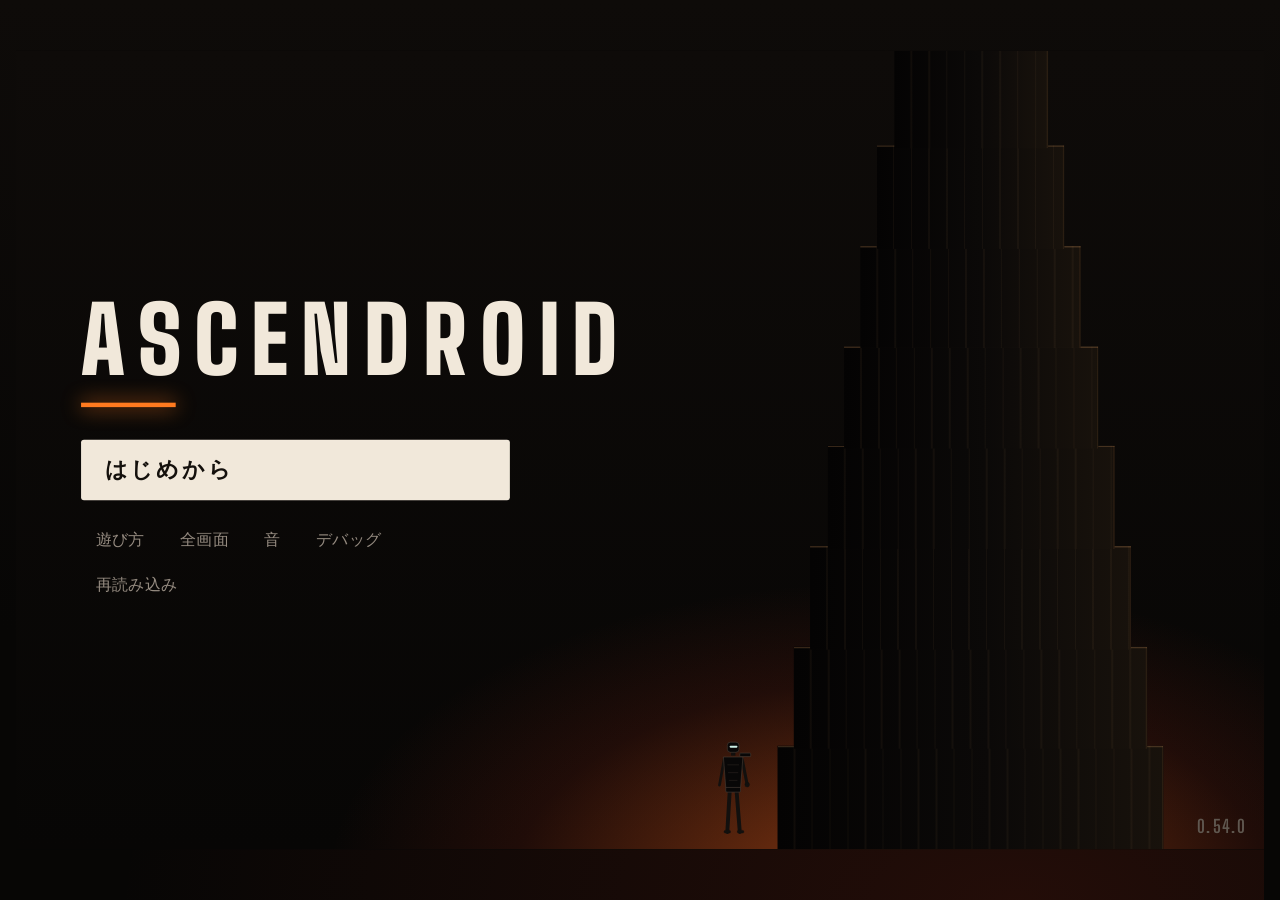
<file: index.html>
<!doctype html>
<html lang="ja">
<head>
<meta charset="utf-8">
<meta name="viewport" content="width=device-width,initial-scale=1,viewport-fit=cover">
<title>Ascendroid</title>
<meta name="theme-color" content="#070605">
<meta name="mobile-web-app-capable" content="yes">
<link rel="manifest" href="manifest.webmanifest">
<link rel="icon" href="icons/icon-192.png">
<link rel="apple-touch-icon" href="icons/icon-192.png">
<link rel="stylesheet" href="css/app.css">
</head>
<body>
<div id="wrap">
  <div id="rot">横画面にすると大きく表示されます</div>
  <div id="stage">
    <div id="shaker">
      <div id="world">
      <div id="bg" class="np"><i class="ribs"></i><i class="col" style="left:19%;width:5%"></i><i class="col" style="left:57%;width:9%"></i><i class="col" style="left:86%;width:4%"></i><i class="gantry"></i><i class="cold"></i><i class="haze"></i><i class="under"></i><i class="floor"></i><i class="vig"></i></div>
      <canvas id="embers" class="np"></canvas>
      <div id="tl" class="solo">
        <div id="screen"></div>
        <div id="lanes" class="np"></div>
        <div id="wards" class="np"></div>
        <div id="swiftBand" class="np" hidden></div>
        <div id="ticks" class="np"></div>
        <div id="pvRegion" class="np" hidden></div>
        <div id="rows"></div>
        <div id="pvLine" class="np" hidden></div>
        <div id="selfBar" class="np" hidden></div>
        <div id="strip" class="np"><div id="stripLine"></div></div>
        <div id="marks" class="np"></div>
        <div id="pvCut" class="np" hidden></div>
        <div id="nowLine" class="np"></div><i id="nowTri" class="np"></i>
        <div id="rescan" class="np"></div><div id="rescanTag" class="np"></div>
      </div>
      <div id="floor" class="np"></div>
      <div id="droid" class="np">
        <svg class="dmain" width="50" height="128" viewBox="0 0 98 250" role="img" aria-label="アンドロイド K-7">
          <path class="k-scarf" d="M43 46Q20 38 -12 50Q12 58 10 70L44 58Z" fill="#17302d" stroke="#3a8f86" stroke-width="1.2"/>
          <path d="M40 134L34 236" stroke="#33495d" stroke-width="10" stroke-linecap="round"/><rect x="26" y="232" width="16" height="7" rx="2" fill="#33495d"/>
          <path d="M58 134L66 236" stroke="#33495d" stroke-width="10" stroke-linecap="round"/><rect x="60" y="232" width="16" height="7" rx="2" fill="#33495d"/>
          <rect x="30" y="120" width="38" height="14" rx="3" fill="#152130" stroke="#4d6578" stroke-width="2"/>
          <path d="M26 50L14 116" stroke="#253545" stroke-width="7" stroke-linecap="round"/>
          <path d="M24 44H74L68 122H30Z" fill="#152130" stroke="#4d6578" stroke-width="2"/>
          <rect x="44" y="30" width="10" height="10" fill="#253545"/>
          <rect x="34" y="6" width="30" height="26" rx="8" fill="#152130" stroke="#4d6578" stroke-width="2"/>
          <rect x="40" y="15" width="20" height="5" rx="2" fill="#38d3ff" opacity=".8"/>
          <rect x="66" y="34" width="28" height="9" rx="2" fill="#152130" stroke="#4d6578" stroke-width="2"/>
          <path class="k-blade" d="M86 120L101 198" stroke="#dffcff" stroke-width="4" stroke-linecap="round"/><path d="M72 50L84 110" stroke="#33495d" stroke-width="8" stroke-linecap="round"/><circle class="k-hand" cx="85" cy="115" r="6" fill="#33495d"/>
        </svg>
      </div>
      <div id="meWall" class="np" hidden></div>
      <div id="meBlk" class="np" hidden><span class="ic"></span><b></b></div>
      <div class="cinfo" id="meInfo">
        <span class="frow"><span class="hpb me" id="meBar"><i></i><s></s></span><span class="hpt" id="meNum"></span></span>
        <span class="sts" id="meSts"></span>
      </div>
      <div id="foes"></div>
      <div id="foeName" class="np"></div>
      <div id="fx"></div>
      </div>

      <div id="parts"></div>
      <button id="menuBtn" type="button" data-act="menu" aria-label="メニュー"></button>
      <div id="viewBtns"><button type="button" data-act="view" data-arg="hand" aria-label="手札を広げる"></button><button type="button" data-act="view" data-arg="self" aria-label="自機の状態"></button></div>

      <div id="handShade"></div>
      <button class="pile" id="pileDraw" type="button" aria-label="山札"><span class="ic" id="icDeck"></span><b id="nDraw">0</b></button>
      <button class="pile" id="pileCache" type="button" aria-label="キャッシュ"><span class="ic" id="icCache"></span><b id="nCache">0</b></button>
      <button class="pile" id="pileDisc" type="button" aria-label="捨て札"><span class="ic" id="icDisc"></span><b id="nDisc">0</b></button>
      <div id="handCnt" class="np"><span class="ic" id="icHand"></span><b id="nHand"></b></div>
      <div id="hand"></div>
      <div id="chooseBar" hidden></div>
      <button id="pvGo" type="button" hidden aria-label="発動"></button>
      <button id="redraw" type="button" aria-label="引き直し"><span id="icRedraw"></span><b id="rdCost">5</b></button>
      <button id="waitBtn" type="button" aria-label="待機"><span id="icWait"></span><b>1</b></button>
      <div id="inner"></div>
      <div id="focus"></div>
      <div id="mvpop" hidden></div>

      <div id="floats"></div>
      <div id="flashFx" class="np"></div>
      <div id="toast"></div>
    </div>
    <div id="titleScr"></div>
    <div id="mapScr" hidden></div>
    <div id="roomScr" hidden></div>
    <div id="ov" hidden><div class="box" id="ovbox"></div></div>
    <div id="ov2" hidden><div class="box" id="ovbox2"></div></div>
    <div id="ref" hidden><div class="box" id="refbox"></div></div>
  </div>
</div>

<script src="data/parts.js"></script>
<script src="data/cards.js"></script>
<script src="data/enemies.js"></script>
<script src="data/map.js"></script>
<script src="data/classes.js"></script>
<script src="data/attrs.js"></script>
<script src="data/text.js"></script>
<script src="js/engine.js"></script>
<script src="js/audio.js"></script>
<script>
const APP_VERSION = '0.54.0';
const $ = s => document.querySelector(s);
const EN = ENGINE, RULE = EN.RULE;
const VIEW = RULE.view, SWIFT_VIS = 3;
/* 配置(0.54.0): 舞台の大きさと、線路(タイムライン)・自機・敵・手札の位置。layout() が画面の大きさから決める。
   NOW は「今」の x、PX は1サイクルの幅、ROW_Y は敵の行、STRIP_Y は自機の行の y */
const LAY = {W: 844, H: 390, s: 1, x0: 152, x1: 658, yE: 56, y0: 96, dy: 26, yS: 230, floor: 264, pile: {x: 28, y: 363}, me: {x: 118, y: 250}, threat: 0};
let NOW = 152, PX = 28, ROW_Y = 56, STRIP_Y = 230;
const xs = c => NOW + c * PX;
// 敵の行の高さ。敵が1体なら大きな1本(0.17.0 から1対1が前提)
/* 敵の行動の列の高さ(敵は常に1体なので列も1本) */
const DROID = {x: 48, y: 168, sx: 82, sy: 101, left: 10, top: 72, w: 75, h: 192, k: 1.5};
const RM = matchMedia('(prefers-reduced-motion: reduce)').matches;
/* 演出の待ち。SKIP(0.50.0: 演出中に次の入力があった)なら待たずに進み、待っている途中のものもすぐ起こす */
const SLEEPS = new Set();
let SKIP = false, EXEC_ID = 0, QUEUED = null;
const sleep = ms => new Promise(r => { if(SKIP) return r(); const o = {r}; o.t = setTimeout(() => { SLEEPS.delete(o); r(); }, RM ? Math.min(ms, 40) : ms); SLEEPS.add(o); });
/* 演出の後から起きる効果は、同じ行動の演出中で、打ち切られていないときだけ出す */
const later = (fn, ms) => { const id = EXEC_ID; setTimeout(() => { if(id === EXEC_ID && !SKIP) fn(); }, ms); };
const T_TICK = 110, T_SWIFT = 70;
/* 音(js/audio.js)。無くても動く */
const snd = (n, a) => { if(window.SND) SND.play(n, a); }, bgm = st => { if(window.SND) SND.music(st); };
const CARD = {W: 96, H: 136, gap: 6, x0: 152, low: 300, up: 246, right: 736};

const IC = {
  x:'<svg viewBox="0 0 12 12"><path d="M3 3L9 9M9 3L3 9" stroke="currentColor" stroke-width="1.5" stroke-linecap="round"/></svg>',
  poise:'<svg viewBox="0 0 12 12"><path d="M6 1L7.3 4.4L11 4.6L8.1 6.9L9.1 10.5L6 8.4L2.9 10.5L3.9 6.9L1 4.6L4.7 4.4Z" stroke="currentColor" stroke-width="1.1" fill="none" stroke-linejoin="round"/></svg>',
  counterIc:'<svg viewBox="0 0 12 12"><path d="M10 3H4L6 1M4 3L6 5M2 9H8L6 7M8 9L6 11" stroke="currentColor" stroke-width="1.3" fill="none"/></svg>',
  pt_core:'<svg viewBox="0 0 12 12"><circle cx="6" cy="6" r="4.3" stroke="currentColor" stroke-width="1.3" fill="none"/><circle cx="6" cy="6" r="1.7" fill="currentColor"/></svg>',
  pt_arm:'<svg viewBox="0 0 12 12"><path d="M2 10L6 6L6 2M6 6L10 8" stroke="currentColor" stroke-width="1.6" fill="none" stroke-linecap="round"/></svg>',
  pt_gun:'<svg viewBox="0 0 12 12"><rect x="1.5" y="4.5" width="6" height="4" rx="1" stroke="currentColor" stroke-width="1.2" fill="none"/><path d="M7.5 6H11" stroke="currentColor" stroke-width="1.6"/></svg>',
  pt_leg:'<svg viewBox="0 0 12 12"><path d="M3 2L4 6L2 10M9 2L8 6L10 10M4 6H8" stroke="currentColor" stroke-width="1.4" fill="none"/></svg>',
  pt_eye:'<svg viewBox="0 0 12 12"><path d="M1 6C2.5 3.5 4 2.5 6 2.5S9.5 3.5 11 6C9.5 8.5 8 9.5 6 9.5S2.5 8.5 1 6Z" stroke="currentColor" stroke-width="1.2" fill="none"/><circle cx="6" cy="6" r="1.7" fill="currentColor"/></svg>',
  pt_shield:'<svg viewBox="0 0 12 12"><path d="M6 1L10.5 2.8V6C10.5 8.6 8.4 10.3 6 11C3.6 10.3 1.5 8.6 1.5 6V2.8Z" stroke="currentColor" stroke-width="1.3" fill="none"/></svg>',
  pt_lead:'<svg viewBox="0 0 12 12"><circle cx="6" cy="4" r="2.2" stroke="currentColor" stroke-width="1.3" fill="none"/><path d="M2 11C2 8.5 3.8 7.3 6 7.3S10 8.5 10 11M4 1.2L6 2L8 1.2" stroke="currentColor" stroke-width="1.2" fill="none"/></svg>',
  pt_drone:'<svg viewBox="0 0 12 12"><circle cx="6" cy="7" r="2.6" stroke="currentColor" stroke-width="1.3" fill="none"/><path d="M1 3H11M6 3V4.4" stroke="currentColor" stroke-width="1.3"/></svg>',
  haste:'<svg viewBox="0 0 12 12"><path d="M2 2L6 6L2 10M6 2L10 6L6 10" stroke="currentColor" stroke-width="1.5" fill="none"/></svg>',
  track:'<svg viewBox="0 0 12 12"><path d="M3 1V7H9M9 4.5V9.5" stroke="currentColor" stroke-width="1.4" fill="none"/></svg>',
  zone:'<svg viewBox="0 0 12 12"><rect x="1.5" y="2.5" width="9" height="7" rx="1" stroke="currentColor" stroke-width="1.3" fill="none"/><path d="M3 9L7 3M6 9L10 3" stroke="currentColor" stroke-width="1.1"/></svg>',
  armor:'<svg viewBox="0 0 12 12"><path d="M6 1L10.5 3.5V8.5L6 11L1.5 8.5V3.5Z" stroke="currentColor" stroke-width="1.3" fill="none"/><path d="M6 4L8 5.2V7.6L6 8.8L4 7.6V5.2Z" fill="currentColor"/></svg>',
  str:'<svg viewBox="0 0 12 12"><path d="M2 7L6 3L10 7M2 10.5L6 6.5L10 10.5" stroke="currentColor" stroke-width="1.5" fill="none"/></svg>',
  weak:'<svg viewBox="0 0 12 12"><path d="M2 5L6 9L10 5M2 1.5L6 5.5L10 1.5" stroke="currentColor" stroke-width="1.5" fill="none"/></svg>',
  vuln:'<svg viewBox="0 0 12 12"><path d="M6 1V5M6 7V11M1 6H5M7 6H11" stroke="currentColor" stroke-width="1.4"/><circle cx="6" cy="6" r="1.2" fill="currentColor"/></svg>',
  charge:'<svg viewBox="0 0 12 12"><path d="M7 1L2.5 7H6L5 11L9.5 5H6Z" stroke="currentColor" stroke-width="1.2" fill="none" stroke-linejoin="round"/></svg>',
  frenzy:'<svg viewBox="0 0 12 12"><path d="M6 .8L7.2 4.8L11.2 6L7.2 7.2L6 11.2L4.8 7.2L.8 6L4.8 4.8Z" stroke="currentColor" stroke-width="1.1" fill="none" stroke-linejoin="round"/></svg>',
  phase:'<svg viewBox="0 0 12 12"><path d="M1 10.5H4.5V7H8V3.5H11" stroke="currentColor" stroke-width="1.4" fill="none"/><path d="M9 1.5L11 3.5L9 5.5" stroke="currentColor" stroke-width="1.2" fill="none"/></svg>',
  next:'<svg viewBox="0 0 12 12"><path d="M1 6H10M7 3L10 6L7 9" stroke="currentColor" stroke-width="1.5" fill="none"/></svg>',
  melee:'<svg viewBox="0 0 12 12"><path d="M2.5 9.5L9.5 2.5L10.5 1.5M2 7.5L4.5 10M1 11L3 9" stroke="currentColor" stroke-width="1.5" fill="none" stroke-linecap="round"/></svg>',
  ranged:'<svg viewBox="0 0 12 12"><path d="M1 6H8" stroke="currentColor" stroke-width="1.6"/><circle cx="9.5" cy="6" r="2" fill="currentColor"/></svg>',
  block:'<svg viewBox="0 0 12 12"><path d="M6 1L11 3V6C11 9 8.5 10.5 6 11C3.5 10.5 1 9 1 6V3Z" stroke="currentColor" stroke-width="1.4" fill="none"/></svg>',
  delay:'<svg viewBox="0 0 12 12"><path d="M2 1H10M2 11H10M3 1L9 11M9 1L3 11" stroke="currentColor" stroke-width="1.4" fill="none"/></svg>',
  swift:'<svg viewBox="0 0 12 12"><path d="M2 2L6 6L2 10M6 2L10 6L6 10" stroke="currentColor" stroke-width="1.5" fill="none"/></svg>',
  crack:'<svg viewBox="0 0 12 12"><path d="M6 0L4 4L7 6L4 9L6 12" stroke="currentColor" stroke-width="1.5" fill="none"/></svg>',
  draw:'<svg viewBox="0 0 12 12"><rect x="3" y="1.5" width="6.5" height="9" rx="1.2" stroke="currentColor" stroke-width="1.3" fill="none"/><path d="M1 6H5M3 4V8" stroke="currentColor" stroke-width="1.3"/></svg>',
  dot:'<svg viewBox="0 0 12 12"><path d="M6 1C7.5 3.4 9.6 5 9.6 7.6A3.6 3.6 0 0 1 2.4 7.6C2.4 6 3.4 5 4.2 4.2C4.4 5.6 5 6.2 5.8 6.4C5.4 4.6 5.6 2.8 6 1Z" stroke="currentColor" stroke-width="1.2" fill="none" stroke-linejoin="round"/></svg>',
  timer:'<svg viewBox="0 0 12 12"><circle cx="6" cy="6.8" r="4.3" stroke="currentColor" stroke-width="1.3" fill="none"/><path d="M6 4.4V6.8L7.6 8M5 1H7" stroke="currentColor" stroke-width="1.3" fill="none"/></svg>',
  core:'<svg viewBox="0 0 12 12"><path d="M6 .5L11 3.5V8.5L6 11.5L1 8.5V3.5Z" stroke="currentColor" stroke-width="1.3" fill="none"/><circle cx="6" cy="6" r="1.8" fill="currentColor"/></svg>',
  hit:'<svg viewBox="0 0 14 14"><path d="M2 12L12 2M5 12L12 5M2 9L9 2" stroke="currentColor" stroke-width="1.4" fill="none"/></svg>',
  parry:'<svg viewBox="0 0 16 16"><path d="M8 1.5A6.5 6.5 0 0 1 14.5 8M14 11A6.5 6.5 0 0 1 3 13M1.6 9.5A6.5 6.5 0 0 1 5 2.3" stroke="currentColor" stroke-width="1.6" fill="none" stroke-linecap="round"/><path d="M6 6L10 10M10 6L6 10" stroke="currentColor" stroke-width="1.6"/></svg>',
  flee:'<svg viewBox="0 0 12 12"><path d="M7 1.5H10.5V10.5H7M1.5 6H7.5M4.8 3.2L7.6 6L4.8 8.8" stroke="currentColor" stroke-width="1.3" fill="none"/></svg>',
  eat:'<svg viewBox="0 0 12 12"><path d="M2.5 1.5H8.2A2.2 2.2 0 0 0 9.5 5.6V10.5H2.5Z" stroke="currentColor" stroke-width="1.2" fill="none" stroke-linejoin="round"/></svg>',
  clock:'<svg viewBox="0 0 12 12"><circle cx="6" cy="6" r="4.8" stroke="currentColor" stroke-width="1.3" fill="none"/><path d="M6 3.2V6L8 7.3" stroke="currentColor" stroke-width="1.3" fill="none"/></svg>',
  arrow:'<svg viewBox="0 0 24 10" style="width:24px;height:10px"><path d="M1 5H21M17 1L22 5L17 9" stroke="currentColor" stroke-width="1.5" fill="none"/></svg>',
  loop:'<svg viewBox="0 0 24 16" style="width:24px;height:16px"><path d="M2 8A6 6 0 0 0 8 14H16A6 6 0 0 0 16 2H6M9 -1L5 2L9 5" stroke="currentColor" stroke-width="1.5" fill="none"/></svg>',
  deck:'<svg viewBox="0 0 14 14"><rect x="3" y="1" width="9" height="11" rx="1.5" stroke="currentColor" stroke-width="1.2" fill="none"/><path d="M1 4V13H9" stroke="currentColor" stroke-width="1.2" fill="none"/></svg>',
  cache:'<svg viewBox="0 0 14 14"><rect x="2" y="3" width="8" height="10" rx="1.5" stroke="currentColor" stroke-width="1.2" fill="none"/><path d="M5 1H12V10" stroke="currentColor" stroke-width="1.2" fill="none"/><path d="M4.5 8H7.5M6 6.5V9.5" stroke="currentColor" stroke-width="1.2"/></svg>',
  disc:'<svg viewBox="0 0 14 14"><rect x="3" y="2" width="9" height="11" rx="1.5" stroke="currentColor" stroke-width="1.2" fill="none" transform="rotate(12 7 7)"/><path d="M5 6L9 10M9 6L5 10" stroke="currentColor" stroke-width="1.2"/></svg>',
  hand:'<svg viewBox="0 0 14 14"><rect x="1" y="3" width="6" height="9" rx="1.2" stroke="currentColor" stroke-width="1.2" fill="none" transform="rotate(-10 4 7)"/><rect x="6" y="2" width="6" height="9" rx="1.2" stroke="currentColor" stroke-width="1.2" fill="none" transform="rotate(8 9 7)"/></svg>',
  redraw:'<svg viewBox="0 0 20 20"><path d="M16 7A7 7 0 1 0 17 11" stroke="currentColor" stroke-width="1.8" fill="none" stroke-linecap="round"/><path d="M16 2V7H11" stroke="currentColor" stroke-width="1.8" fill="none" stroke-linecap="round" stroke-linejoin="round"/></svg>',
  junk:'<svg viewBox="0 0 12 12"><path d="M1 6L3 3L5 9L7 2L9 8L11 5" stroke="currentColor" stroke-width="1.3" fill="none"/></svg>',
  wait:'<svg viewBox="0 0 20 20"><path d="M5 2H15M5 18H15M6 2C6 7 14 7 14 10C14 13 6 13 6 18M14 2C14 7 6 7 6 10" stroke="currentColor" stroke-width="1.6" fill="none" stroke-linecap="round"/></svg>',
  menu:'<svg width="12" height="9" viewBox="0 0 14 10"><path d="M0 1h14M0 5h14M0 9h14" stroke="currentColor" stroke-width="1.5" fill="none"/></svg>',
  repair:'<svg viewBox="0 0 12 12"><path d="M8 1.5A2.5 2.5 0 0 0 5.6 4.7L1.5 8.8L3.2 10.5L7.3 6.4A2.5 2.5 0 0 0 10.5 4L9 5.5L7.5 4.5L6.5 3Z" stroke="currentColor" stroke-width="1.1" fill="none" stroke-linejoin="round"/></svg>',
  defrag:'<svg viewBox="0 0 12 12"><rect x="1.5" y="1.5" width="4" height="4" stroke="currentColor" stroke-width="1.2" fill="none"/><rect x="6.5" y="1.5" width="4" height="4" stroke="currentColor" stroke-width="1.2" fill="currentColor"/><rect x="1.5" y="6.5" width="4" height="4" stroke="currentColor" stroke-width="1.2" fill="currentColor"/><path d="M7 7L10 10M10 7L7 10" stroke="currentColor" stroke-width="1.2"/></svg>',
  scrap:'<svg viewBox="0 0 12 12"><path d="M2 4L6 1.5L10 4V8L6 10.5L2 8Z" stroke="currentColor" stroke-width="1.2" fill="none"/><path d="M4.5 5.2L7.5 6.8M7.5 5.2L4.5 6.8" stroke="currentColor" stroke-width="1.1"/></svg>',
  link:'<svg viewBox="0 0 12 12"><path d="M5 7L7 5M4.2 5.6L2.8 7A1.8 1.8 0 0 0 5 9.2L6.4 7.8M7.8 6.4L9.2 5A1.8 1.8 0 0 0 7 2.8L5.6 4.2" stroke="currentColor" stroke-width="1.3" fill="none" stroke-linecap="round"/></svg>',
  eye:'<svg viewBox="0 0 12 12"><path d="M1 6C2.5 3.5 4 2.5 6 2.5S9.5 3.5 11 6C9.5 8.5 8 9.5 6 9.5S2.5 8.5 1 6Z" stroke="currentColor" stroke-width="1.2" fill="none"/><circle cx="6" cy="6" r="1.7" fill="currentColor"/></svg>',
  battle:'<svg viewBox="0 0 16 16"><path d="M3 13L13 3M10 3H13V6M13 13L3 3M3 6V3H6" stroke="currentColor" stroke-width="1.6" fill="none"/></svg>',
  elite:'<svg viewBox="0 0 16 16"><path d="M2 12L4 4L8 8L12 4L14 12Z" stroke="currentColor" stroke-width="1.5" fill="none" stroke-linejoin="round"/></svg>',
  rest:'<svg viewBox="0 0 16 16"><path d="M10.5 2A3.4 3.4 0 0 0 7.4 6.3L2 11.7L4.3 14L9.7 8.6A3.4 3.4 0 0 0 14 5.5L12 7.5L10 6L8.5 4Z" stroke="currentColor" stroke-width="1.4" fill="none" stroke-linejoin="round"/></svg>',
  duct:'<svg viewBox="0 0 16 16"><rect x="2.5" y="3" width="11" height="10" rx="1.5" stroke="currentColor" stroke-width="1.4" fill="none"/><path d="M5 6.5H11M5 9.5H11" stroke="currentColor" stroke-width="1.4" stroke-linecap="round"/></svg>',
  resist:'<svg viewBox="0 0 12 12"><path d="M1 6H7.5M5.3 3.6L7.8 6L5.3 8.4" stroke="currentColor" stroke-width="1.3" fill="none" stroke-linecap="round" stroke-linejoin="round"/><path d="M10.3 1.8V10.2" stroke="currentColor" stroke-width="1.8" stroke-linecap="round"/></svg>',
  alert:'<svg viewBox="0 0 16 16"><path d="M8 2L14.5 13.5H1.5Z" stroke="currentColor" stroke-width="1.4" fill="none" stroke-linejoin="round"/><path d="M8 6.5V9.5" stroke="currentColor" stroke-width="1.6" stroke-linecap="round"/><circle cx="8" cy="11.6" r=".9" fill="currentColor"/></svg>',
  shop:'<svg viewBox="0 0 16 16"><path d="M3 5L8 2L13 5V11L8 14L3 11Z" stroke="currentColor" stroke-width="1.5" fill="none"/><path d="M6 7L10 9M10 7L6 9" stroke="currentColor" stroke-width="1.4"/></svg>',
  event:'<svg viewBox="0 0 16 16"><path d="M5.5 5.5A2.5 2.5 0 1 1 8.8 7.9C8.2 8.2 8 8.6 8 9.3V10" stroke="currentColor" stroke-width="1.6" fill="none" stroke-linecap="round"/><circle cx="8" cy="12.8" r="1" fill="currentColor"/></svg>',
  boss:'<svg viewBox="0 0 16 16"><rect x="5" y="1.5" width="6" height="13" rx="1.5" stroke="currentColor" stroke-width="1.4" fill="none"/><circle cx="8" cy="5" r="1.6" fill="currentColor"/><path d="M2 5V11M14 5V11" stroke="currentColor" stroke-width="1.4"/></svg>',
  start:'<svg viewBox="0 0 16 16"><path d="M8 2V14M8 2L4 6M8 2L12 6" stroke="currentColor" stroke-width="1.6" fill="none" stroke-linecap="round"/></svg>',
  calc:'<svg viewBox="0 0 12 12"><rect x="2" y="1.5" width="8" height="7" rx="2" stroke="currentColor" stroke-width="1.3" fill="none"/><path d="M4 5H8M6 8.5V11" stroke="currentColor" stroke-width="1.3"/></svg>',
  arm:'<svg viewBox="0 0 12 12"><path d="M1 5H11M1 8H7M3 5V8" stroke="currentColor" stroke-width="1.3" fill="none"/></svg>',
  out:'<svg viewBox="0 0 12 12"><path d="M3 1V6L8 10" stroke="currentColor" stroke-width="1.5" fill="none"/><circle cx="9" cy="10" r="1.6" fill="currentColor"/></svg>',
  dur:'<svg viewBox="0 0 12 12"><path d="M2 2H10L9 10H3Z" stroke="currentColor" stroke-width="1.3" fill="none"/></svg>',
  mob:'<svg viewBox="0 0 12 12"><path d="M4 1V7L2 11M8 1V7L10 11" stroke="currentColor" stroke-width="1.4" fill="none"/></svg>',
};
IC.armor = IC.block; // 0.27.0: 敵の装甲はブロックにまとめた(名前とアイコン。仕組みは今のまま)
/* 0.45.0: 崩す(こちらのブロックを失わせる)= 割れた盾。堅固(敵)はブロックと同じ絵 */
IC.shred = '<svg viewBox="0 0 12 12"><path d="M5.2 1.3L1 3V6C1 9 3.5 10.5 5.2 10.9M6.8 1.3L11 3V6C11 9 8.5 10.5 6.8 10.9" stroke="currentColor" stroke-width="1.4" fill="none"/><path d="M6.3 1L5 4.5L7 6.5L5.6 11" stroke="currentColor" stroke-width="1" fill="none"/></svg>';
IC.fort = IC.block;
IC.play = '<svg viewBox="0 0 12 12"><path d="M3 1.5L10.5 6L3 10.5Z" fill="currentColor"/></svg>';
const SPR = {
  drone:'<svg width="90" height="100" viewBox="0 -4 60 66" aria-hidden="true"><path d="M8 16h44" stroke="#4d6578" stroke-width="2"/><path d="M30 16v6" stroke="#4d6578" stroke-width="2"/><circle cx="30" cy="34" r="13" fill="#152130" stroke="#4d6578" stroke-width="1.2"/><circle cx="25" cy="34" r="4" fill="#ff4d6a" opacity=".8"/><path d="M22 46l-4 8M38 46l4 8" stroke="#4d6578" stroke-width="2"/></svg>',
  link:'<svg width="90" height="100" viewBox="0 -4 60 66" aria-hidden="true"><path d="M10 14h40" stroke="#4d6578" stroke-width="2"/><path d="M30 14v6M44 6v8" stroke="#4d6578" stroke-width="2"/><circle cx="44" cy="5" r="2.5" fill="#ff4d6a" opacity=".8"/><rect x="18" y="22" width="24" height="22" rx="7" fill="#152130" stroke="#4d6578" stroke-width="1.2"/><circle cx="25" cy="33" r="3.5" fill="#ff4d6a" opacity=".8"/><path d="M22 44l-3 10M38 44l3 10" stroke="#4d6578" stroke-width="2"/></svg>',
  scout:'<svg width="90" height="100" viewBox="0 -4 60 66" aria-hidden="true"><path d="M14 34L30 26L46 34" fill="none" stroke="#4d6578" stroke-width="1.5"/><rect x="18" y="26" width="24" height="12" rx="4" fill="#152130" stroke="#4d6578" stroke-width="1.2"/><rect x="10" y="22" width="10" height="7" rx="2" fill="#152130" stroke="#4d6578" stroke-width="1.2"/><circle cx="13" cy="25.5" r="1.8" fill="#ff4d6a" opacity=".85"/><path d="M22 38l-6 18M28 38l-2 18M34 38l2 18M40 38l6 18" stroke="#4d6578" stroke-width="2" stroke-linecap="round"/></svg>',
  turret:'<svg width="90" height="100" viewBox="0 -4 60 66" aria-hidden="true"><path d="M14 58h32L40 44H20Z" fill="#152130" stroke="#4d6578" stroke-width="1.2"/><rect x="22" y="26" width="16" height="18" rx="3" fill="#152130" stroke="#4d6578" stroke-width="1.2"/><path d="M22 32H4" stroke="#4d6578" stroke-width="4" stroke-linecap="round"/><circle cx="30" cy="31" r="3" fill="#ff4d6a" opacity=".85"/></svg>',
  exec:'<svg width="90" height="100" viewBox="0 -4 60 66" aria-hidden="true"><rect x="16" y="6" width="18" height="12" rx="3" fill="#152130" stroke="#4d6578" stroke-width="1.2"/><rect x="10" y="20" width="32" height="28" rx="4" fill="#152130" stroke="#4d6578" stroke-width="1.2"/><rect x="2" y="22" width="10" height="26" rx="3" fill="#152130" stroke="#4d6578" stroke-width="1.2"/><path d="M20 48v10M34 48v10" stroke="#4d6578" stroke-width="4" stroke-linecap="round"/><rect x="20" y="10" width="10" height="3" fill="#ff4d6a" opacity=".8"/></svg>',
  hacker:'<svg width="90" height="100" viewBox="0 -4 60 66" aria-hidden="true"><circle cx="34" cy="12" r="7" fill="#152130" stroke="#4d6578" stroke-width="1.2"/><path d="M34 5l4-5" stroke="#4d6578" stroke-width="1.2"/><path d="M34 20v22M34 26l-10 8M34 26l8 10M34 42l-6 16M34 42l6 16" stroke="#4d6578" stroke-width="2.5" stroke-linecap="round"/><path d="M6 20h10M4 28h8M8 36h10" stroke="#b18cff" stroke-width="2" opacity=".6"/></svg>',
  twin:'<svg width="90" height="100" viewBox="0 -4 60 66" aria-hidden="true"><rect x="21" y="4" width="18" height="12" rx="3" fill="#152130" stroke="#4d6578" stroke-width="1.2"/><rect x="25" y="8" width="10" height="3" fill="#ff4d6a" opacity=".8"/><rect x="16" y="18" width="28" height="28" rx="4" fill="#152130" stroke="#4d6578" stroke-width="1.2"/><path d="M24 46v12M36 46v12" stroke="#4d6578" stroke-width="4" stroke-linecap="round"/><rect x="3" y="20" width="10" height="27" rx="3" fill="#152130" stroke="#4d6578" stroke-width="1.2"/><path d="M4 47l-2 6M12 47l2 6" stroke="#4d6578" stroke-width="2" stroke-linecap="round"/><rect x="47" y="20" width="10" height="27" rx="3" fill="#152130" stroke="#4d6578" stroke-width="1.2"/><path d="M48 47l-2 6M56 47l2 6" stroke="#4d6578" stroke-width="2" stroke-linecap="round"/><path d="M13 24h3M44 24h3" stroke="#4d6578" stroke-width="2"/></svg>',
  trooper:'<svg width="90" height="100" viewBox="0 -4 60 66" aria-hidden="true"><circle cx="34" cy="12" r="6" fill="#152130" stroke="#4d6578" stroke-width="1.2"/><rect x="29" y="10" width="9" height="3" fill="#ff4d6a" opacity=".8"/><rect x="26" y="20" width="16" height="20" rx="3" fill="#152130" stroke="#4d6578" stroke-width="1.2"/><path d="M30 40l-3 18M38 40l3 18" stroke="#4d6578" stroke-width="3" stroke-linecap="round"/><path d="M6 27H34" stroke="#4d6578" stroke-width="3.5" stroke-linecap="round"/><path d="M30 24l-6 4" stroke="#4d6578" stroke-width="2.5" stroke-linecap="round"/></svg>',
  leader:'<svg width="90" height="100" viewBox="0 -4 60 66" aria-hidden="true"><path d="M35 7l5-7" stroke="#4d6578" stroke-width="1.2"/><circle cx="40" cy="0" r="2" fill="#ff4d6a" opacity=".85"/><circle cx="32" cy="12" r="6.5" fill="#152130" stroke="#4d6578" stroke-width="1.2"/><rect x="26" y="10" width="10" height="3" fill="#ff4d6a" opacity=".8"/><path d="M22 20H42L40 42H24Z" fill="#152130" stroke="#4d6578" stroke-width="1.2"/><path d="M27 42l-2 16M37 42l2 16" stroke="#4d6578" stroke-width="3" stroke-linecap="round"/><path d="M23 24l-9-10" stroke="#4d6578" stroke-width="2.5" stroke-linecap="round"/><path d="M41 24l3 12" stroke="#4d6578" stroke-width="2.5" stroke-linecap="round"/></svg>',
  shieldman:'<svg width="90" height="100" viewBox="0 -4 60 66" aria-hidden="true"><circle cx="38" cy="12" r="6" fill="#152130" stroke="#4d6578" stroke-width="1.2"/><rect x="33" y="10" width="9" height="3" fill="#ff4d6a" opacity=".8"/><rect x="30" y="20" width="16" height="21" rx="3" fill="#152130" stroke="#4d6578" stroke-width="1.2"/><path d="M34 41l-2 17M42 41l2 17" stroke="#4d6578" stroke-width="3" stroke-linecap="round"/><path d="M6 16L24 11V53L6 48Z" fill="#152130" stroke="#6f8ea2" stroke-width="1.6" stroke-linejoin="round"/><path d="M11 28H19" stroke="#ff4d6a" stroke-width="2" opacity=".7"/></svg>',
  tank:'<svg width="120" height="100" viewBox="-10 -4 79 66" aria-hidden="true"><path d="M8 38l-6 20M18 38l-2 20M44 38l2 20M54 38l6 20" stroke="#4d6578" stroke-width="3" stroke-linecap="round"/><rect x="2" y="22" width="58" height="17" rx="4" fill="#152130" stroke="#4d6578" stroke-width="1.2"/><rect x="16" y="11" width="26" height="12" rx="3" fill="#152130" stroke="#4d6578" stroke-width="1.2"/><path d="M17 16H-8" stroke="#4d6578" stroke-width="4" stroke-linecap="round"/><rect x="44" y="5" width="9" height="6" rx="1.5" fill="#152130" stroke="#4d6578" stroke-width="1.2"/><path d="M44 8H38" stroke="#4d6578" stroke-width="2"/><circle cx="24" cy="17" r="2.6" fill="#ff4d6a" opacity=".85"/><path d="M8 30H54" stroke="#253545" stroke-width="2"/></svg>',
  // 0.23.0 の敵(性格を見た目に出す: 色の違うランプ、動く針・炎・顎)
  scav:'<svg width="90" height="100" viewBox="0 -4 60 66" aria-hidden="true"><path d="M26 46l-5 12M34 46l3 12" stroke="#4d6578" stroke-width="2" stroke-linecap="round"/><path d="M35 13l1-6M41 12l3-5M47 15l4-3" stroke="#6f8ea2" stroke-width="1.5" stroke-linecap="round"/><ellipse cx="41" cy="28" rx="14" ry="15" fill="#1b2a38" stroke="#4d6578" stroke-width="1.2"/><rect x="43" y="22" width="7" height="6" fill="none" stroke="#6f8ea2" stroke-width="1" stroke-dasharray="1.5 1.2"/><path d="M33 36l6 2M46 34l3 4" stroke="#2c4152" stroke-width="1.2"/><rect x="17" y="27" width="20" height="19" rx="5" fill="#152130" stroke="#4d6578" stroke-width="1.2"/><path d="M23 28L35 16" stroke="#4d6578" stroke-width="1.6"/><path d="M18 39l-9 3l-3-2M9 42l-2 3" stroke="#4d6578" stroke-width="1.8" stroke-linecap="round"/><path d="M16 23l-3-8l-5-2" stroke="#4d6578" stroke-width="1.2" fill="none"/><circle cx="8" cy="13" r="1.6" fill="#ffd24d" opacity=".8"/><rect x="8" y="22" width="15" height="11" rx="4" fill="#152130" stroke="#4d6578" stroke-width="1.2"/><circle cx="13" cy="27.5" r="3.2" fill="#ffd24d"/><circle cx="13" cy="27.5" r="1.2" fill="#152130"/><circle cx="19.5" cy="27" r="1.1" fill="#ffd24d" opacity=".5"/></svg>',
  crusher:'<svg width="90" height="100" viewBox="0 -4 60 66" aria-hidden="true"><rect x="3" y="50" width="54" height="9" rx="4.5" fill="#101a24" stroke="#4d6578" stroke-width="1.2"/><circle cx="9" cy="54.5" r="2.4" fill="none" stroke="#4d6578" stroke-width="1"/><circle cx="18" cy="54.5" r="2.4" fill="none" stroke="#4d6578" stroke-width="1"/><circle cx="27" cy="54.5" r="2.4" fill="none" stroke="#4d6578" stroke-width="1"/><circle cx="36" cy="54.5" r="2.4" fill="none" stroke="#4d6578" stroke-width="1"/><circle cx="45" cy="54.5" r="2.4" fill="none" stroke="#4d6578" stroke-width="1"/><circle cx="51" cy="54.5" r="2.4" fill="none" stroke="#4d6578" stroke-width="1"/><rect x="38" y="2" width="11" height="13" fill="#152130" stroke="#4d6578" stroke-width="1.2"/><path d="M40 6h7" stroke="#2c4152" stroke-width="1.5"/><rect x="5" y="14" width="50" height="37" rx="3" fill="#152130" stroke="#4d6578" stroke-width="1.2"/><clipPath id="crhz"><rect x="5" y="14" width="50" height="5"/></clipPath><g clip-path="url(#crhz)"><path d="M4 14h3l-3 5h-3z" fill="#ffb84d" opacity=".75"/><path d="M10 14h3l-3 5h-3z" fill="#ffb84d" opacity=".75"/><path d="M16 14h3l-3 5h-3z" fill="#ffb84d" opacity=".75"/><path d="M22 14h3l-3 5h-3z" fill="#ffb84d" opacity=".75"/><path d="M28 14h3l-3 5h-3z" fill="#ffb84d" opacity=".75"/><path d="M34 14h3l-3 5h-3z" fill="#ffb84d" opacity=".75"/><path d="M40 14h3l-3 5h-3z" fill="#ffb84d" opacity=".75"/><path d="M46 14h3l-3 5h-3z" fill="#ffb84d" opacity=".75"/><path d="M52 14h3l-3 5h-3z" fill="#ffb84d" opacity=".75"/></g><rect x="9" y="26" width="42" height="16" rx="2" fill="#06090d" stroke="#2c4152" stroke-width="1"/><rect x="11" y="31" width="38" height="6" fill="#ff7a59" opacity=".28"/><g><path d="M11 27l2.5 4l2.5-4z" fill="#c9d6e0"/><path d="M16 27l2.5 4l2.5-4z" fill="#c9d6e0"/><path d="M21 27l2.5 4l2.5-4z" fill="#c9d6e0"/><path d="M26 27l2.5 4l2.5-4z" fill="#c9d6e0"/><path d="M31 27l2.5 4l2.5-4z" fill="#c9d6e0"/><path d="M36 27l2.5 4l2.5-4z" fill="#c9d6e0"/><path d="M41 27l2.5 4l2.5-4z" fill="#c9d6e0"/><path d="M46 27l2.5 4l2.5-4z" fill="#c9d6e0"/></g><g class="sp-jaw"><path d="M11 41l2.5-4l2.5 4z" fill="#c9d6e0"/><path d="M16 41l2.5-4l2.5 4z" fill="#c9d6e0"/><path d="M21 41l2.5-4l2.5 4z" fill="#c9d6e0"/><path d="M26 41l2.5-4l2.5 4z" fill="#c9d6e0"/><path d="M31 41l2.5-4l2.5 4z" fill="#c9d6e0"/><path d="M36 41l2.5-4l2.5 4z" fill="#c9d6e0"/><path d="M41 41l2.5-4l2.5 4z" fill="#c9d6e0"/><path d="M46 41l2.5-4l2.5 4z" fill="#c9d6e0"/></g><rect x="11" y="21" width="7" height="2.2" fill="#ff7a59"/><rect x="42" y="21" width="7" height="2.2" fill="#ff7a59"/><path d="M5 46h50" stroke="#2c4152" stroke-width="1"/></svg>',
  clock:'<svg width="90" height="100" viewBox="0 -4 60 66" aria-hidden="true"><path d="M22 50v8M38 50v8M18 58h24" stroke="#4d6578" stroke-width="2.4" stroke-linecap="round"/><path d="M30 8V2" stroke="#4d6578" stroke-width="1.4"/><circle cx="30" cy="1.5" r="2" fill="#8fe3ff"/><rect x="16" y="8" width="28" height="44" rx="3" fill="#152130" stroke="#4d6578" stroke-width="1.2"/><path d="M16 26l-7 7v8" stroke="#4d6578" stroke-width="2.2" fill="none" stroke-linecap="round"/><rect x="5" y="41" width="8" height="4" rx="1" fill="#152130" stroke="#8fe3ff" stroke-width="1"/><path d="M44 26l7 7v8" stroke="#4d6578" stroke-width="2.2" fill="none" stroke-linecap="round"/><rect x="47" y="41" width="8" height="4" rx="1" fill="#152130" stroke="#4d6578" stroke-width="1.2"/><circle cx="30" cy="21" r="10.5" fill="#0b1520" stroke="#8fe3ff" stroke-width="1.1"/><line x1="30.00" y1="12.80" x2="30.00" y2="11.00" stroke="#8fe3ff" stroke-width="1.1"/><line x1="34.10" y1="13.90" x2="34.70" y2="12.86" stroke="#8fe3ff" stroke-width="0.6"/><line x1="37.10" y1="16.90" x2="38.14" y2="16.30" stroke="#8fe3ff" stroke-width="0.6"/><line x1="38.20" y1="21.00" x2="40.00" y2="21.00" stroke="#8fe3ff" stroke-width="1.1"/><line x1="37.10" y1="25.10" x2="38.14" y2="25.70" stroke="#8fe3ff" stroke-width="0.6"/><line x1="34.10" y1="28.10" x2="34.70" y2="29.14" stroke="#8fe3ff" stroke-width="0.6"/><line x1="30.00" y1="29.20" x2="30.00" y2="31.00" stroke="#8fe3ff" stroke-width="1.1"/><line x1="25.90" y1="28.10" x2="25.30" y2="29.14" stroke="#8fe3ff" stroke-width="0.6"/><line x1="22.90" y1="25.10" x2="21.86" y2="25.70" stroke="#8fe3ff" stroke-width="0.6"/><line x1="21.80" y1="21.00" x2="20.00" y2="21.00" stroke="#8fe3ff" stroke-width="1.1"/><line x1="22.90" y1="16.90" x2="21.86" y2="16.30" stroke="#8fe3ff" stroke-width="0.6"/><line x1="25.90" y1="13.90" x2="25.30" y2="12.86" stroke="#8fe3ff" stroke-width="0.6"/><line x1="30" y1="21" x2="30" y2="15" stroke="#c9d6e0" stroke-width="1.4" stroke-linecap="round"/><line x1="30" y1="21" x2="30" y2="12.5" stroke="#8fe3ff" stroke-width="1" stroke-linecap="round"><animateTransform attributeName="transform" type="rotate" values="0 30 21;30 30 21;60 30 21;90 30 21;120 30 21;150 30 21;180 30 21;210 30 21;240 30 21;270 30 21;300 30 21;330 30 21" calcMode="discrete" dur="12s" repeatCount="indefinite"/></line><circle cx="30" cy="21" r="1.3" fill="#8fe3ff"/><rect x="23" y="35" width="14" height="14" rx="1.5" fill="#0b1520" stroke="#2c4152" stroke-width="1"/><g><path d="M30 35v9" stroke="#6f8ea2" stroke-width="1"/><circle cx="30" cy="45" r="2.2" fill="#8fe3ff" opacity=".8"/><animateTransform attributeName="transform" type="rotate" values="-16 30 35;16 30 35;-16 30 35" keyTimes="0;.5;1" calcMode="spline" keySplines=".45 0 .55 1;.45 0 .55 1" dur="2s" repeatCount="indefinite"/></g></svg>',
  welder:'<svg width="90" height="100" viewBox="0 -4 60 66" aria-hidden="true"><path d="M28 46l-3 12M40 46l3 12" stroke="#4d6578" stroke-width="3" stroke-linecap="round"/><rect x="43" y="16" width="9" height="22" rx="3.5" fill="#152130" stroke="#4d6578" stroke-width="1.2"/><path d="M47 38q2 6-6 8" fill="none" stroke="#6f8ea2" stroke-width="1.2"/><path d="M20 22h22l3 24H18z" fill="#152130" stroke="#4d6578" stroke-width="1.2" stroke-linejoin="round"/><rect x="22" y="6" width="18" height="15" rx="3" fill="#152130" stroke="#4d6578" stroke-width="1.2"/><rect x="24" y="11" width="14" height="3.4" fill="#38d3ff"/><rect x="24" y="11" width="14" height="3.4" fill="#38d3ff" opacity=".5"><animate attributeName="opacity" values=".5;.1;.6;.3;.5" dur="1.6s" repeatCount="indefinite"/></rect><path d="M22 28L14 33L11 31" stroke="#4d6578" stroke-width="3" fill="none" stroke-linecap="round" stroke-linejoin="round"/><rect x="7" y="28.5" width="6" height="4" rx="1" fill="#152130" stroke="#6f8ea2" stroke-width="1"/><g class="sp-flame"><path d="M7 30.5q-4-1-6-4q1 3-1 4q2 1 1 4q2-3 6-4z" fill="#ff9a3c"/><path d="M6 30.5q-2.5 0-3.5-1.5q0 1.5-1 1.5q1 .5 1 1.5q1-1.5 3.5-1.5z" fill="#fff1c9"/><animate attributeName="opacity" values="1;.65;1;.8;1" dur=".45s" repeatCount="indefinite"/></g><path d="M23 39L15 46" stroke="#4d6578" stroke-width="3" stroke-linecap="round"/><path d="M15 46l-5-2M15 46l-3 5M10 44l-1 3M12 51l-3-1" stroke="#6f8ea2" stroke-width="1.8" stroke-linecap="round"/></svg>',
  hound:'<svg width="90" height="100" viewBox="0 -4 60 66" aria-hidden="true"><path d="M22 41l-4 9l-4 1M28 42l0 9M41 41l3 9M47 38l5 10l-3 1" stroke="#4d6578" stroke-width="2.4" stroke-linecap="round" fill="none"/><path d="M51 31l8-5" stroke="#4d6578" stroke-width="1.8" stroke-linecap="round"/><path d="M28 25l2-6l2 6M35 24l2-6l2 6M42 25l2-5l2 5" fill="none" stroke="#6f8ea2" stroke-width="1.2"/><path d="M18 31q9-9 27-5l7 6q-4 9-14 9H24q-8-1-6-10z" fill="#152130" stroke="#4d6578" stroke-width="1.2" stroke-linejoin="round"/><path d="M20 29l-13 1l-5 5l7 2l12-2z" fill="#152130" stroke="#4d6578" stroke-width="1.2" stroke-linejoin="round"/><path d="M19 27l2-7l3 6" fill="#152130" stroke="#4d6578" stroke-width="1.2"/><path d="M7 36.5l8 0.5" stroke="#2c4152" stroke-width="1"/><path d="M7 32.5l9-1" stroke="#ff4d6a" stroke-width="1.6" stroke-linecap="round"/><path d="M3 35.5h4" stroke="#2c4152" stroke-width="1"/></svg>',
  warden:'<svg width="90" height="100" viewBox="0 -4 60 66" aria-hidden="true"><rect x="19" y="0" width="22" height="58" rx="4" fill="#152130" stroke="#4d6578" stroke-width="1.2"/><rect x="6" y="14" width="10" height="30" rx="2" fill="#152130" stroke="#4d6578" stroke-width="1.2"/><rect x="44" y="14" width="10" height="30" rx="2" fill="#152130" stroke="#4d6578" stroke-width="1.2"/><circle cx="30" cy="16" r="5" fill="#ff4d6a" opacity=".85"/><path d="M24 30h12M24 36h12M24 42h12" stroke="#253545" stroke-width="2"/></svg>',
};

/* 0.54.0: 絵は形をそのままに、色を「逆光の影」に当て直す。敵の灯りは熱の色、自機の灯りは冷たい色 */
const retint = (svg, map) => svg.replace(/#[0-9a-fA-F]{6}\b/g, c => map[c.toLowerCase()] || c);
const TINT_FOE = {'#152130':'#070605', '#101a24':'#050404', '#0b1520':'#050404', '#06090d':'#030303', '#1b2a38':'#0d0a09', '#4d6578':'#3a2a1f', '#253545':'#0f0c0a', '#2c4152':'#17110d', '#6f8ea2':'#6b4630', '#c9d6e0':'#d9c4a8', '#8fe3ff':'#ffc27a', '#38d3ff':'#ff9a3c', '#ff4d6a':'#ff5a1f'};
const TINT_K7 = {'#152130':'#080707', '#4d6578':'#3d3630', '#253545':'#0d0b0a', '#33495d':'#12100e', '#2b3f52':'#1a1613', '#38d3ff':'#cdefe6', '#3ff0ff':'#cdefe6', '#dffcff':'#eafff9', '#0c141d':'#0b0908'};
for(const k in SPR) SPR[k] = retint(SPR[k], TINT_FOE);

const SLOTS = DATA.slots;
const SLOT_BY = Object.fromEntries(SLOTS.map(s => [s.id, s]));
const pIcon = p => IC['pt_' + p.icon] || IC.pt_core;
// 対象の文字列 '番号.ユニット' と敵の番号の対応
const tFoe = t => t == null ? null : typeof t === 'string' && t.includes('.') ? +t.split('.')[0] : +t;
const tUnit = t => typeof t === 'string' && t.includes('.') ? t.split('.')[1] : null;
const CARDS = DATA.cards, KW = DATA.keywords, FOES = DATA.foes, ENC = DATA.encounters, PARTDEF = DATA.parts;

let S = null, sel = null, PV = null, busy = false, lastTarget = 0, snapshot = null;
// 待機の設定(いつでも待てる / 手札がないときだけ)。端末ごとに覚える
const UI = {view:'normal', pick:null, learnOpts:[], screen:'map', mapSel:null, node:null, offers:null, partOpts:null, back:null, after:null, eventId:null};
const markEls = new Map(), cardEls = new Map(), stripEls = new Map(), bandEls = new Map();
// 0.38.0: 部位の強化の段階(run.slotLv)を当てたパーツの定義。付け替えても段階は部位に残る
const slotLv = slot => (S.run.slotLv || {})[slot] || 0;
const partOf = slot => DATA.partDef(S.run.parts[slot].id, slotLv(slot));

/* ---------- preview ---------- */
function selAction(){ return !sel ? null : sel.kind === 'card' ? {type:'card', i:sel.i, k:sel.k, t:sel.target, pick: PICK && PICK.a ? PICK.ids.slice() : undefined} : {type:sel.kind}; }
function computePreview(){
  const a = selAction(); if(!a) return null;
  const cost = EN.actionCost(S, a);
  const sim = noInt => {
    const c = EN.clone(S); const p = EN.beginAction(c, a); const g = EN.spendGen(c, p.cost, p.k, p.t, noInt), evs = [];
    let r; while(!(r = g.next()).done){ const v = r.value; if(v.type === 'card' || v.type === 'timer' || v.type === 'dot') evs.push(...v.ev); }
    return {c, out:r.value, evs};
  };
  /* 0.50.0: 見込みの計算では本物の乱数を使わない(選び直すたびに、この先の引きが変わらないように) */
  const rnd0 = EN.getRandom(); EN.setRandom(() => Math.random());
  let A, P; try{ A = sim(false); P = sim(true); } finally{ EN.setRandom(rnd0); }
  // ブレイク・防壁・反撃・隙に当たるか(帯を光らせる)
  const fx = new Set(A.evs.filter(x => ['break','guarded','counter','vulnHit'].includes(x.kind)).map(x => x.kind + ':' + x.e));
  const react = new Set();
  if(a.type === 'card' && cost > 0) for(const e of S.b.foes) if(e.alive && e.react && cost >= e.react.min && e.reactIn == null) react.add(e.i);
  return {k:a.k || null, cost, cutAt: A.out.interruptedAt != null ? A.out.interruptedAt : null, completeAt: P.out.completeAt ?? P.out.elapsed, free: a.type === 'wait' ? 0 : Math.min(S.b.swift, cost),
    justSet: new Set(A.out.justs.map(j => j.i)), parts: A.c.b.parts, body: A.c.run.body, block: A.c.b.block, foeHp: A.c.b.foes.map(e => e.hp), foeUnits: A.c.b.foes.map(e => Object.fromEntries(e.uids.map(k => [k, e.units[k].hp]))), react, fx,
    // 使う前に、新しく置かれる時限の発動位置を見せる
    timers: A.c.b.timers.filter(t => !S.b.timers.some(o => o.id === t.id)).map(t => ({at: A.out.elapsed + t.left, e: t.e}))};
}

/* ---------- cards ---------- */
function cardType(c){ return c.junk ? 'junk' : c.timer ? 'timer' : c.parry || c.justBreak ? 'parry' : c.dmg ? c.dmg.t : c.dot ? 'dot' : c.ward ? 'block' : c.amp ? c.amp.t : c.spend ? (c.spend.dmg ? c.spend.dmg.t : 'block') : c.block ? 'block' : c.gain ? 'charge' : c.delay ? 'delay' : c.swift ? 'swift' : c.draw ? 'draw' : 'crack'; }
const stv = st => st && st.b ? st : {run: S ? S.run : null, b: null};
function vDmg(st, c, d){ return st && st.run ? EN.dmgOf(stv(st), c, d) : (d || c.dmg).n; }
function vBlock(st, c){ return st && st.run ? EN.blockOf(stv(st), c) : c.block; }
// 充電を消費するカード: 戦闘中は今の充電での値、戦闘の外では 1あたりの値
function spendVal(st, c){
  const per = c.spend.dmg ? c.spend.dmg.n : c.spend.block;
  // 決まった量を消費するカード(0.28.0): 値は合計
  if(c.spend.n) return c.spend.dmg ? vDmg(st, c, {t:c.spend.dmg.t, n:per}) : per + EN.fx(stv(st), 'dur', 'block');
  if(!(st && st.b)) return '×' + per;
  const n = st.b.charge || 0; if(!n) return 0;
  return c.spend.dmg ? vDmg(st, c, {t:c.spend.dmg.t, n:per * n}) : per * n + EN.fx(stv(st), 'dur', 'block');
}
function cardVal(k, st){
  const c = CARDS[k];
  if(c.junk) return '';
  if(c.timer) return vDmg(st, c, c.timer.dmg);
  if(c.spend) return spendVal(st, c);
  if(c.parry) return vBlock(st, c);
  if(c.justBreak && !c.dmg) return '';
  if(c.dmg) return vDmg(st, c) + growV(st, k) + (c.dmg.x ? '×' + c.dmg.x : '');
  if(c.block) return vBlock(st, c);
  if(c.ward) return c.ward.w + '/' + c.ward.s;
  if(c.dot) return (c.dot.n || 0) + '/' + (c.dot.p || 0);
  if(c.delay) return c.delay;
  if(c.swift) return c.swift;
  if(c.gain) return c.gain;
  if(c.draw) return c.draw;
  if(c.amp) return c.amp.n;
  return c.crack || c.selfCrack || '';
}
// カードの文は text/cards.csv の型に数値を差し込む。{dmg} などはパーツの補正込みの値。キーワードの名前は色を付ける
// この戦闘で増えたダメージ(0.30.0、grow)
const growV = (st, k) => st && st.b && k ? EN.growOf(st.b, k) : 0;
function cardVals(c, st, k){
  return {dmg: c.dmg ? vDmg(st, c) + growV(st, k) : '', discard: c.discard || '', grow: c.grow || '', scrap: c.scrapBreak || '', ww: c.ward ? c.ward.w : '', ws: c.ward ? c.ward.s : '', x: c.dmg && c.dmg.x || '', block: c.block != null ? vBlock(st, c) : '', delay: c.delay || '', swift: c.swift || '',
    crack: c.crack || '', draw: c.draw || '', t: c.timer ? c.timer.t : '', tdmg: c.timer ? vDmg(st, c, c.timer.dmg) : '',
    gain: c.gain || '', per: c.spend ? (c.spend.dmg ? c.spend.dmg.n : c.spend.block) : '',
    sn: c.spend && c.spend.n || '', sv: c.spend && c.spend.n ? spendVal(st, c) : '', dn: c.dot ? c.dot.n || 0 : '', dp: c.dot ? c.dot.p || 0 : '', sc: c.selfCrack || '', amp: c.amp ? c.amp.n : '', sd: c.selfDmg || '', cn: c.dotCut ? c.dotCut.n || 0 : '', cp: c.dotCut ? c.dotCut.p || 0 : '', wk: c.justWeak || '', rep: c.rep || ''};
}
const KW_CLS = {crack:'kw-f', atomic:'kwp', just:'kw-j'};
const kwList = () => Object.entries(DATA.kwName).sort((a, b) => b[1].length - a[1].length);
// refs(0.34.0): 拡大表示ではキーワードとカード名(《》)を押すと説明を重ねる
function cardText(k, st, refs){
  const c = CARDS[k], v = cardVals(c, st, k);
  let h = (c.text || '').replace(/[&<>]/g, x => ({'&':'&amp;', '<':'&lt;', '>':'&gt;'})[x]).replace(/\{(\w+)\}/g, (m, n) => n in v ? `<b>${v[n]}</b>` : m).replace(/\n/g, '\u0001');
  if(c.attrText) h += c.attrText.replace(/[&<>]/g, x => ({'&':'&amp;', '<':'&lt;', '>':'&gt;'})[x]).replace(/(\d+)/g, '<b>$1</b>');
  for(const [key, name] of kwList()) h = h.split(name).join(`\u0000${key}\u0000`);
  if(refs) h = h.replace(/《([^《》]+)》/g, (m, n) => { const ck = Object.keys(CARDS).find(x => CARDS[x].name === n); return ck ? `<button type="button" class="ref" data-act="ref" data-arg="card:${ck}">《${n}》</button>` : m; });
  h = h.replace(/\u0001/g, '<br>');
  return h.replace(/\u0000(\w+)\u0000/g, (m, key) => refs ? `<button type="button" class="${KW_CLS[key] || 'kw'} ref" data-act="ref" data-arg="kw:${key}">${DATA.kwName[key]}</button>` : `<span class="${KW_CLS[key] || 'kw'}">${DATA.kwName[key]}</span>`);
}
// カードの名前(0.36.2): 名前の欄の幅(px)に収まる文字の大きさ。全角は1字、半角は0.6字として数える(太字の幅の分だけ少し余らせる)
const NAME_W = 80, emW = s => [...String(s)].reduce((w, ch) => w + (/[\x20-\x7e]/.test(ch) ? 0.6 : 1), 0);
const fitPx = (s, max, min) => Math.max(min, Math.min(max, Math.floor(NAME_W / Math.max(1, emW(s)) * 10) / 10));
function nameHTML(c){
  const an = c.attr ? (c.attrName || '') : '', bn = an ? (c.baseName || c.name.slice(an.length)) : c.name;
  const b = `<span class="cnb" style="font-size:${fitPx(bn, 13, 8)}px">${bn}</span>`;
  return `<span class="cname${an ? ' stk' : ''}${c.upgraded ? ' cu' : ''}">${an ? `<span class="cna" style="font-size:${fitPx(an, 9, 6.5)}px">${an}</span>` : ''}${b}</span>`;
}
function cardInner(k, st, count, refs, cd){
  const c = CARDS[k], co = cd ? EN.costOf(cd) : c.cost, dc = co - c.cost;
  return `<i class="ck" data-ck="${k}" data-rar="${DATA.rarityOf(k)}" hidden></i><span class="chd"><span class="cost${co === 0 ? ' zero' : ''}${dc > 0 ? ' cup' : dc < 0 ? ' cdn' : ''}">${co}</span><span class="clen">${'<i></i>'.repeat(Math.min(12, co))}</span></span>${nameHTML(c)}<span class="cart t-${cardType(c)}"><span class="cwm">${IC[cardType(c)]}</span>${c.atomic ? '<i class="atom"></i>' : ''}<span class="cval"><span class="ic">${IC[cardType(c)]}</span><b>${cardVal(k, st)}</b></span></span><span class="ctx">${cardText(k, st, refs)}</span>${count > 1 ? `<span class="cnt">×${count}</span>` : ''}`;
}
// 長押しで説明を出すキーワード: カードの文に出てくるもの
function cardKw(k){
  const t = CARDS[k].text || '';
  return Object.values(DATA.kwName).filter(n => t.includes(n));
}

/* ---------- 配置と static build ---------- */
/* 0.54.0: 舞台は 844×390 を基準に、画面の余りを横 1040・縦 540 まで使う。縦に余れば線路の間隔と自機・敵が大きくなる。
   線路は NOW(今、左)から右へ VIEW サイクル。上から 敵の行(ROW_Y)・部位の5本(laneY)・自機の行(STRIP_Y) */
function layout(){
  const w = $('#wrap'), st = $('#stage'), s = Math.max(0.2, Math.min(w.clientWidth / 844, w.clientHeight / 390));
  LAY.s = s; LAY.W = Math.round(Math.max(844, Math.min(1040, w.clientWidth / s))); LAY.H = Math.round(Math.max(390, Math.min(540, w.clientHeight / s)));
  const ex = LAY.H - 390;
  document.documentElement.style.setProperty('--s', s); st.style.width = LAY.W + 'px'; st.style.height = LAY.H + 'px';
  LAY.x0 = 164; LAY.x1 = LAY.W - 186; NOW = LAY.x0; PX = (LAY.x1 - LAY.x0) / VIEW;
  LAY.yE = Math.round(56 + ex * .14); LAY.dy = Math.round((26 + ex * .1) * 2) / 2; LAY.y0 = LAY.yE + 40; LAY.yS = LAY.y0 + 4 * LAY.dy + 30; LAY.floor = LAY.H - 126;
  ROW_Y = LAY.yE; STRIP_Y = LAY.yS;
  const dh = Math.min(200, LAY.floor - (LAY.y0 - 26)), dw = dh * 98 / 250;   // 自機は部位の見出しに掛からない幅まで
  Object.assign(DROID, {left: 10, top: LAY.floor - dh, w: dw, h: dh, k: dh / 128, x: 10 + dw / 2, y: LAY.floor - dh / 2, sx: 10 + dw * .96, sy: LAY.floor - dh * .848});
  Object.assign(CARD, {x0: 152, low: LAY.H - 90, up: LAY.H - 144, right: LAY.W - 108});
  LAY.pile = {x: 28, y: LAY.H - 27}; LAY.me = {x: 118, y: LAY.floor - 14};
  for(const [k, v] of [['--x0', LAY.x0], ['--x1', LAY.x1], ['--px', PX], ['--yE', LAY.yE], ['--y0', LAY.y0], ['--dy', LAY.dy], ['--yS', LAY.yS], ['--floor', LAY.floor], ['--W', LAY.W], ['--H', LAY.H]]) st.style.setProperty(k, v + 'px');
  const d = $('#droid'); d.style.left = DROID.left + 'px'; d.style.top = DROID.top + 'px'; d.style.width = DROID.w + 'px'; d.style.height = DROID.h + 'px';
}
const laneY = p => LAY.y0 + Math.max(0, SLOTS.findIndex(s => s.id === p)) * LAY.dy;
// 熱の色: 遠い(0)= 暗い赤 → 近い(1)= 白熱
const HEATS = [[0, [184, 50, 26]], [.45, [234, 84, 30]], [.75, [255, 158, 52]], [1, [255, 236, 190]]];
function heatCol(h){ for(let i = 1; i < HEATS.length; i++) if(h <= HEATS[i][0]){ const [a, ca] = HEATS[i - 1], [b, cb] = HEATS[i], k = (h - a) / (b - a); return `rgb(${ca.map((v, j) => Math.round(v + (cb[j] - v) * k)).join(',')})`; } return 'rgb(255,236,190)'; }
function buildStatic(){
  let h = '';
  for(let c = 1; c <= VIEW; c++) h += `<div class="tl${c % 5 === 0 ? ' tl5' : ''}" style="left:${xs(c)}px"></div><div class="tn${c % 5 === 0 ? ' tl5' : ''}" style="left:${xs(c)}px">${c}</div>`;
  $('#ticks').innerHTML = h;
  $('#lanes').innerHTML = `<i class="lane e" style="top:${LAY.yE}px"></i>` + SLOTS.map((p, j) => `<i class="lane" data-lane="${p.id}" style="top:${LAY.y0 + j * LAY.dy}px"></i>`).join('') + `<i class="lane s" style="top:${LAY.yS}px"></i>`;
  $('#parts').innerHTML = SLOTS.map((p, j) => `<button class="part" type="button" data-p="${p.id}" style="top:${LAY.y0 + j * LAY.dy}px" aria-label="${p.fn}"><span class="ph"><span class="pico">${IC[p.id]}</span><span class="pname">${p.fn}</span><span class="pnum"></span></span><span class="pips"></span></button>`).join('');
  $('#icDeck').innerHTML = IC.deck; $('#icDisc').innerHTML = IC.disc; $('#icCache').innerHTML = IC.cache; $('#icHand').innerHTML = IC.hand;
  $('#menuBtn').innerHTML = IC.menu; $('#icWait').innerHTML = IC.wait; $('#pvCut').innerHTML = IC.x;
  { const vb = document.querySelectorAll('#viewBtns button'); vb[0].innerHTML = IC.hand; vb[1].innerHTML = IC.core; }
}
// 敵の置き場所(0.54.0): 線路の右から画面の右端までの区画。本体の絵は床に立たせ、ユニットの輪(残りの弧と数字)は絵の中の在りか(units の pt)に置く。
//   ユニットごとに絵を持つ敵(小隊・群れ)は、データの並び(at の左が前)を保ったまま、区画に収まる隊形(FORM)に並べる。
//   ユニットが1つの敵は、足元の帯が1本(キー '*')。複数の敵は、足元の帯が急所の合計(.tot)
const GEOM = new Map();
const FORM = {1: [[0, 0]], 2: [[-36, 22], [36, -24]], 3: [[-46, 30], [2, -36], [46, 32]], 4: [[-50, 34], [-16, -40], [20, 36], [52, -38]], 5: [[-54, 36], [-28, -42], [0, 40], [28, -42], [54, 36]]};
const sprSize = (kind, s) => ({w: (kind === 'tank' ? 120 : 90) * s, h: 100 * s});
// ユニットの在りか(0.18.2): units の pt は本体の絵の中の位置(絵の viewBox の座標)。画面の座標に直す
const sprVB = k => (SPR[k].match(/viewBox="([^"]+)"/) || [0, '0 0 60 66'])[1].split(/\s+/).map(Number);
function sprPoint(main, pt){ const z = sprSize(main.kind, main.s), vb = sprVB(main.kind); return {x: main.x - z.w / 2 + (pt[0] - vb[0]) / vb[2] * z.w, y: main.y - z.h / 2 + (pt[1] - vb[1]) / vb[3] * z.h}; }
function foeGeom(e){
  const f = FOES[e.key], U = f.units || {}, multi = e.uids.length > 1, look = f.look || {s: 1, at: [0, 0]};
  const zw = LAY.W - LAY.x1 - 24, zh = LAY.floor - LAY.yE - 26, AX = LAY.x1 + 16 + zw / 2;
  const kind = f.kind || (!multi ? (Object.values(U).find(u => u.spr) || {}).spr || 'drone' : null);
  const k = kind ? Math.min(zw / ((kind === 'tank' ? 120 : 90) * look.s), zh / (100 * look.s), 1.9) : 1;
  const main = kind ? {kind, s: look.s * k, x: AX, y: LAY.floor - 50 * look.s * k + 2} : null;
  const A = {x: AX, y: main ? main.y : LAY.floor - zh / 2};
  const units = {};
  if(!multi) units['*'] = {x: AX, y: LAY.floor + 9, cx: A.x, cy: A.y, one: true};
  else {
    const sprU = e.uids.filter(u => (U[u] || {}).spr), form = FORM[Math.min(5, sprU.length)] || FORM[1];
    const order = sprU.slice().sort((a, b) => (U[a].at || [0])[0] - (U[b].at || [0])[0]), ks = Math.min(1.3, zw / 164, zh / 180);
    let free = 0;
    e.uids.forEach(u => {
      const d = U[u] || {};
      if(d.spr){ const o = form[order.indexOf(u) % form.length], z = sprSize(d.spr, (d.s || 1) * ks), x = AX + o[0] * ks, y = LAY.floor - zh / 2 + o[1] * ks + 4;
        units[u] = {x: x + z.w * .22, y: y + z.h * .34, cx: x, cy: y, spr: d.spr, sx: x - z.w / 2, sy: y - z.h / 2, w: z.w, h: z.h}; }
      else if(d.pt && main){ const q = sprPoint(main, d.pt); units[u] = {x: q.x, y: q.y, cx: q.x, cy: q.y, pt: q}; }
      else { const x = main ? main.x : AX, y = (main ? main.y : A.y) - 40 + 44 * free++; units[u] = {x, y, cx: x, cy: y}; }
    });
  }
  return {A, main, units, multi, list: false, total: multi ? {x: AX, y: LAY.floor + 9} : null};
}
function buildFoes(){
  const b = S.b, C = (2 * Math.PI * 15).toFixed(2);
  $('#rows').innerHTML = b.foes.map(e => `<div class="lh" data-f="${e.i}"></div><div class="rowline" data-r="${e.i}"></div>`).join('');
  let h = '';
  GEOM.clear();
  for(const e of b.foes){
    const g = foeGeom(e); GEOM.set(e.i, g);
    if(g.main){ const z = sprSize(g.main.kind, g.main.s); h += `<div class="foe" data-f="${e.i}" style="left:${g.main.x - z.w / 2}px;top:${g.main.y - z.h / 2}px;width:${z.w}px;height:${z.h}px">${SPR[g.main.kind]}<span class="reticle"></span></div>`; }
    for(const [k, u] of Object.entries(g.units)) if(u.spr) h += `<div class="foe us" data-f="${e.i}" data-u="${k}" style="left:${u.sx}px;top:${u.sy}px;width:${u.w}px;height:${u.h}px">${SPR[u.spr]}<span class="reticle"></span></div>`;
    for(const [k, u] of Object.entries(g.units)){
      if(u.one){ h += `<div class="eu one" data-f="${e.i}" data-u="${k}" style="left:${u.x}px;top:${u.y}px"><span class="frow"><span class="hpt"></span><span class="hpb"><i></i><s></s></span><span class="armb"></span></span><span class="sts"></span></div>`; continue; }
      const p = e.units[k];
      h += `<div class="eu${p.vital ? ' vital' : ''}" data-f="${e.i}" data-u="${k}" style="left:${u.x}px;top:${u.y}px"><svg class="rg" viewBox="0 0 34 34"><circle class="bk" cx="17" cy="17" r="15"/><circle class="gh" cx="17" cy="17" r="15" stroke-dasharray="${C}"/><circle class="hp" cx="17" cy="17" r="15" stroke-dasharray="${C}"/></svg><i class="tg"></i><span class="uic">${pIcon(p)}</span><span class="hpt"></span><span class="armb"></span><span class="to"></span><span class="sts"></span></div>`;
    }
    if(g.total) h += `<div class="eu one tot" data-f="${e.i}" data-u="*" style="left:${g.total.x}px;top:${g.total.y}px"><span class="frow"><span class="hpt"></span><span class="hpb"><i></i><s></s></span></span></div>`;
  }
  $('#foes').innerHTML = h;
  $('#foeName').textContent = b.foes[0] ? b.foes[0].name : '';
}
function clearMarks(){ for(const m of [markEls, stripEls, bandEls]){ for(const el of m.values()) el.remove(); m.clear(); } }
function clearCards(){ for(const el of cardEls.values()) el.remove(); cardEls.clear(); }
// 敵の絵(本体。なければユニットの絵の1つ目)と、演出の中心
const foeEl = i => document.querySelector(`.foe[data-f="${i}"]:not(.us)`) || document.querySelector(`.foe[data-f="${i}"]`);
const foeCenter = i => { const g = GEOM.get(i); return g ? (g.main ? {x: g.main.x, y: g.main.y} : {x: g.A.x, y: g.A.y}) : {x: 665, y: 220}; };
// ユニットの中心(演出用)。uid が無い・バーが1本なら敵の中心
function unitCenter(i, uid){ const g = GEOM.get(i), u = g && uid && g.units[uid]; return u ? {x: u.cx, y: u.cy} : foeCenter(i); }
const unitEl = (i, uid) => document.querySelector(`.eu[data-f="${i}"][data-u="${GEOM.get(i) && GEOM.get(i).multi ? uid : '*'}"]`);
const unitSpr = (i, uid) => document.querySelector(`.foe.us[data-f="${i}"][data-u="${uid}"]`) || foeEl(i);
function pipsHTML(max, cur, after, start, w){
  let s = '';
  for(let k = 0; k < max; k++){ const cls = k < after ? 'full' : k < cur ? 'loss' : k >= start ? 'worn' : ''; s += `<span class="pip ${cls}" style="width:${w}px"></span>`; }
  return s;
}
const pipW = (max, room) => Math.max(2, Math.floor((room - (max - 1) * 2) / max));

/* ---------- render ---------- */
function renderAll(){
  if(!S.b) return;
  $('#shaker').classList.toggle('executing', busy);
  renderMe(); renderParts(); renderRows(); renderFoes(); renderPreview(); renderMarks(); renderStrip(); renderHand(); renderSide();
  // 手札を選ぶ(0.35.0): 使い終えた後に選ぶカード(b.choose)も、インスタントで使い始めに選ぶカードも同じ PICK で
  if(S.b.choose && !PICK && !busy) PICK = {kind:S.b.choose.kind, n:S.b.choose.n, ids:[], a:null, cid:null};
  const cb = $('#chooseBar');
  if(cb){ cb.hidden = !PICK || busy; if(PICK && !busy){ const need = pickNeed(); cb.innerHTML = `<span>${fillUi('choose.' + PICK.kind, {k: PICK.ids.length, n: need})}</span><button type="button" data-act="pickOk"${PICK.ids.length < need ? ' disabled' : ''}>${DATA.ui['choose.ok']}</button>`; } }
  $('#hand').classList.toggle('choosing', !!PICK && !busy);
}
function renderMe(){
  const body = S.run.body, after = PV ? PV.body : body, max = S.run.bodyMax;
  $('#meBar i').style.width = (after / max * 100) + '%'; $('#meBar').style.setProperty('--tr', (body / max * 100) + '%'); // 0.42.1: 減り跡(--tr)を自機にも。無いと100%のままで、減った分がずっと白く残っていた
  const s = $('#meBar s'); s.style.left = (after / max * 100) + '%'; s.style.width = ((body - after) / max * 100) + '%';
  const n = $('#meNum'); n.textContent = after < body ? `${body}→${after}` : String(body); n.classList.toggle('pv', after < body);
  let st = '';
  /* 0.51.0: ブロックは自機の前の障壁と大きな札で見せる(帯の横の小さな札は、窓の縁に切られて見えないことがあった) */
  const blk = S.b.block, bAfter = PV && PV.block != null ? PV.block : blk, mb = $('#meBlk');
  mb.hidden = !(blk || bAfter); $('#meWall').hidden = !blk;
  if(!mb.firstChild.innerHTML) mb.firstChild.innerHTML = IC.block;
  mb.lastChild.textContent = bAfter !== blk ? `${blk}→${bAfter}` : blk; mb.classList.toggle('pv', bAfter !== blk);
  if(UI.blkPrev != null && blk > UI.blkPrev) anim(mb, [{transform: 'scale(1.35)', filter: 'brightness(1.8)'}, {transform: 'none', filter: 'none'}], {duration: 260, easing: EZ.snap});
  UI.blkPrev = blk;
  if(S.b.swift) st += `<span class="st swf"><span class="ic">${IC.swift}</span>${S.b.swift}</span>`;
  if(S.b.charge) st += `<span class="st chg"><span class="ic">${IC.charge}</span>${S.b.charge}</span>`;
  for(const [t, n] of Object.entries(S.b.amp || {})) if(n) st += `<span class="st amp" title="${DATA.kwName.str}"><span class="ic">${IC[t]}</span>+${n}</span>`;
  for(const w of S.b.wards || []) st += `<span class="st ward" title="${DATA.kwName.guard}"><span class="ic">${IC.block}</span>${w.left}<i>/${w.s}</i></span>`;
  if(S.b.crack) st += `<span class="st crack"><span class="ic">${IC.crack}</span>${S.b.crack}</span>`;
  $('#meSts').innerHTML = st;
}
function incoming(){
  const res = {};
  for(const e of S.b.foes){
    if(!e.alive) continue;
    for(const m of EN.upcoming(e)){
      if(m.a.kind === 'delay') continue;
      const c = res[m.a.p];
      if(!c || m.t < c.t) res[m.a.p] = {t:m.t, a:m.a, e:e.i};
    }
  }
  return res;
}
function renderParts(){
  const b = S.b, inc = incoming();
  document.querySelectorAll('#parts .part').forEach((el, j) => {
    const p = SLOTS[j], st = b.parts[p.id], worn = S.run.parts[p.id].damaged;
    const after = PV ? PV.parts[p.id].cur : st.cur;
    el.classList.toggle('broken', st.cur <= 0);
    const h = inc[p.id];
    el.classList.toggle('th-hit', !!h && !h.a.ch && st.cur > 0);
    el.classList.toggle('th-ch', !!h && !!h.a.ch && st.cur > 0);
    const num = el.querySelector('.pnum');
    num.textContent = after < st.cur ? `${st.cur}→${after}` : String(st.cur); num.classList.toggle('pv', after < st.cur);
    const start = worn ? Math.ceil(st.max / 2) : st.max;
    el.querySelector('.pips').innerHTML = pipsHTML(st.max, st.cur, after, start, st.max > 10 ? 1.5 : Math.max(2, Math.min(5, Math.floor((31 - (st.max - 1)) / st.max))));
  });
}
function renderRows(){
  const b = S.b, need = sel && sel.kind === 'card' && CARDS[sel.k].tgt;
  document.querySelectorAll('[data-r]').forEach(el => {
    const e = b.foes[+el.dataset.r];
    el.classList.toggle('dead', !e.alive);
    el.classList.toggle('tgt', !!need && tFoe(sel.target) === e.i && e.alive);
  });
}
// 敵のパッシブ(画面に見せる一覧)。データの passives に、反応(react)・段階変化(phase)・破壊で行動が変わる(broke)を足す
function passives(e){
  const f = FOES[e.key], nm = f.pname || {}, out = [];
  (f.passives || []).forEach((p, j) => out.push({id: 'a' + j, name: nm[j] || '', k: p.k, p, on: p.k === 'command' ? !!(e.units[p.unit] && !e.units[p.unit].broken) : true}));
  if(e.react) out.push({id: 'react', name: nm.react || e.react.n || '', k: 'react', p: e.react, on: true});
  if(e.phase) out.push({id: 'phase', name: nm.phase || '', k: 'phase', p: e.phase, on: !e.phased});
  for(const k of Object.keys(f.broke || {})) out.push({id: 'broke-' + k, name: nm['broke.' + k] || '', k: 'broke', p: {unit: k}, on: !!e.units[k] && !e.units[k].broken});
  return out;
}
const PAS_IC = {command: IC.pt_lead, frenzy: IC.frenzy, react: IC.eye, phase: IC.phase, broke: IC.phase, punctual: IC.clock, recover: IC.haste, pursuit: IC.haste, loot: IC.scrap, hoard: IC.eat, floor: IC.clock, cap: IC.block, improve: IC.frenzy, free: IC.eye};
function pasText(e, x){
  const un = k => e.units[k] ? e.units[k].name : k;
  if(x.k === 'command') return fillUi('pas.command', {unit: un(x.p.unit), n: x.p.n});
  if(x.k === 'frenzy') return fillUi('pas.frenzy', {n: x.p.n});
  if(x.k === 'react') return fillUi('pas.react', {min: x.p.min, part: SLOT_BY[x.p.p].fn, d: Math.max(0, x.p.d + EN.foeStr(e))});
  if(x.k === 'phase') return x.p.when === 'parts' ? DATA.ui['pas.phaseParts'] : fillUi('pas.phase', {at: Math.round(x.p.at * 100)});
  if(x.k === 'broke') return fillUi('pas.broke', {unit: un(x.p.unit)});
  if(x.k === 'punctual' && x.p.n === 0) return fillUi('pas.punctual0', {});
  if(['punctual', 'pursuit', 'loot', 'hoard', 'floor', 'recover'].includes(x.k)) return fillUi('pas.' + x.k, {n: x.p.n || 1});
  if(x.k === 'cap') return fillUi('pas.cap', {n: x.p.n});
  if(x.k === 'improve') return fillUi('pas.improve', {n: x.p.n || 0, haste: x.p.haste || 0});
  if(x.k === 'free') return x.p.text || '';
  return '';
}
// 画面の小さな札: ユニットの状態(クラック・装甲・隙)と、敵全体の状態(増幅・加速・パッシブ)
// 0.23.2: 状態は札(枠と下地のある小さな四角)。色は「こちらに有利か」で分ける: 隙(塗りの水色)・クラック(水色の枠)はこちらの好機、装甲は鋼色、増幅・加速は赤
// ユニットの状態(装甲・クラック・隙)は耐久バーに付け、敵全体の状態(増幅・加速・抵抗)とパッシブは右端の欄にまとめる(敵の詳細と同じ分け方)
// 状態の札の並び(0.23.6): 有利な順(隙→クラック→装甲)。pre はユニットのアイコンを札の頭に付けるとき
const ST_MAX = 5, ST_MAX_BODY = 3;
function unitStArr(p, pre, noArmor){
  const out = [], hd = pre ? `<i class="sp">${pIcon(p)}</i>` : '';
  if(p.broken) return out;
  if(p.vuln > 1) out.push({pri: 0, h: `<span class="st vul">${hd}<span class="ic">${IC.vuln}</span>${p.vuln - 1}</span>`});
  if(p.crack) out.push({pri: 1, h: `<span class="st ecrk">${hd}<span class="ic">${IC.crack}</span>${p.crack}</span>`});
  if(p.dot) out.push({pri: 1, h: `<span class="st edot">${hd}<span class="ic">${IC.dot}</span>${p.dot.n}<i>/${p.dot.p}</i></span>`});
  if(p.armor && !noArmor) out.push({pri: 2, h: `<span class="st arm">${hd}<span class="ic">${IC.armor}</span>${p.armor}</span>`});
  return out;
}
// 決まった数を超えたら「+N」にまとめる(全部は敵の詳細で)
function capSts(arr, n){ arr.sort((a, b) => a.pri - b.pri); return arr.length <= n ? arr.map(x => x.h).join('') : arr.slice(0, n - 1).map(x => x.h).join('') + `<span class="st more">+${arr.length - n + 1}</span>`; }
// 部位のゲージの小さな印: いちばん有利な状態の色
function stDot(p){ return p.broken ? '' : p.vuln > 1 ? 'vul' : p.crack ? 'ecrk' : p.dot ? 'edot' : p.armor ? 'arm' : ''; }
function unitSts(p){ return (p.armor ? `<span class="st arm"><span class="ic">${IC.armor}</span>${p.armor}</span>` : '') + (p.crack ? `<span class="st ecrk"><span class="ic">${IC.crack}</span>${p.crack}</span>` : '') + (p.vuln > 1 ? `<span class="st vul"><span class="ic">${IC.vuln}</span>${p.vuln - 1}</span>` : '') + (p.dot ? `<span class="st edot"><span class="ic">${IC.dot}</span>${p.dot.n}<i>/${p.dot.p}</i></span>` : ''); }
// タイムラインの敵の列の頭(0.23.3): 敵全体の補正(増幅・加速・抵抗)を名前付きの大きめの札で、その下にパッシブ
function laneHead(e){
  const m = (k, n, cls) => `<span class="st lhs ${cls}"><span class="ic">${IC[k]}</span><i>${DATA.ui['stname.' + k]}</i><b>${n}</b></span>`;
  let h = '';
  if(e.str) h += m('str', e.str, 'str');
  if(e.weak) h += m('weak', e.weak, 'res');
  if(e.haste) h += m('haste', e.haste, 'str');
  if(e.resist && e.alive) h += m('resist', e.resist, 'res');
  let ps = '';
  for(const x of passives(e)){ if(x.k === 'phase' || x.k === 'broke' || (e.uids.length > 1 && pasUnit(x))) continue; const n = x.k === 'react' ? x.p.min : x.k === 'loot' ? (e.loot || '') : x.k === 'hoard' ? ((e.eaten || []).length || '') : ''; ps += `<span class="st trait${x.on ? '' : ' off'}${x.k === 'react' && PV && PV.react.has(e.i) ? ' on' : ''}"><span class="ic">${PAS_IC[x.k]}</span>${n}</span>`; }
  if(e.sync) ps += `<span class="st trait"><span class="ic">${IC.link}</span>${e.sync}</span>`;
  // パッシブが多いときは4つまで並べ、残りは「+N」
  const pl = ps.split('<span class="st trait').slice(1).map(x => '<span class="st trait' + x);
  if(pl.length > 4) ps = pl.slice(0, 3).join('') + `<span class="st more">+${pl.length - 3}</span>`;
  return h + (ps ? `<span class="lhp">${ps}</span>` : '');
}
function foeSts(e){
  let s = '', ps = '';
  if(e.str) s += `<span class="st str"><span class="ic">${IC.str}</span>${e.str}</span>`;
  if(e.weak) s += `<span class="st res" title="${DATA.kwName.weak}"><span class="ic">${IC.weak}</span>${e.weak}</span>`;
  if(e.haste) s += `<span class="st str"><span class="ic">${IC.haste}</span>${e.haste}</span>`;
  if(e.resist && e.alive) s += `<span class="st res" title="${DATA.kwName.resist}"><span class="ic">${IC.resist}</span>${e.resist}</span>`;
  for(const x of passives(e)){ if(x.k === 'phase' || x.k === 'broke') continue; const n = x.k === 'react' ? x.p.min : x.k === 'loot' ? (e.loot || '') : x.k === 'hoard' ? ((e.eaten || []).length || '') : ''; ps += `<span class="st trait${x.on ? '' : ' off'}${x.k === 'react' && PV && PV.react.has(e.i) ? ' on' : ''}"><span class="ic">${PAS_IC[x.k]}</span>${n}</span>`; }
  if(e.sync) ps += `<span class="st trait"><span class="ic">${IC.link}</span>${e.sync}</span>`;
  return s + (s && ps ? '<i class="stsep"></i>' : '') + ps;
}
function renderFoes(){
  const b = S.b, cs = sel && sel.kind === 'card' ? CARDS[sel.k] : null, need = cs && cs.tgt, all = cs && cs.all, C = 2 * Math.PI * 15;
  $('#foes').classList.toggle('aim', !!need);
  const bar = (el, hp, after, max) => {
    el.querySelector('.hpb i').style.width = (after / max * 100) + '%'; el.querySelector('.hpb').style.setProperty('--tr', (hp / max * 100) + '%');
    const sb = el.querySelector('.hpb s'); sb.style.left = (after / max * 100) + '%'; sb.style.width = ((hp - after) / max * 100) + '%';
    const t = el.querySelector('.hpt'); t.textContent = after < hp ? `${hp}→${after}` : String(hp); t.classList.toggle('pv', after < hp);
  };
  for(const e of b.foes){
    const g = GEOM.get(e.i); if(!g) continue;
    const tt = need && tFoe(sel.target) === e.i && e.alive ? (tUnit(sel.target) || EN.defaultUid(e)) : null;
    const a = EN.cur(e), next = e.alive ? EN.actorUid(e, a) : null;
    const ms = document.querySelector(`.foe[data-f="${e.i}"]:not(.us)`);
    if(ms){ ms.classList.toggle('dead', !e.alive); ms.classList.toggle('tgt', e.alive && !g.multi && (!!tt || !!all)); }
    for(const [k, u] of Object.entries(g.units)){
      const el = document.querySelector(`.eu[data-f="${e.i}"][data-u="${k}"]:not(.tot)`); if(!el) continue;
      const one = k === '*', p = one ? null : e.units[k];
      const hp = one ? e.hp : p.hp, max = one ? e.maxHp : p.max;
      const after = Math.max(0, PV ? (one ? PV.foeHp[e.i] : PV.foeUnits[e.i][k]) : hp);
      const broken = !e.alive || (!one && p.broken);
      const isT = !broken && (!!(tt && (one || tt === k)) || !!all);
      el.classList.toggle('broken', broken); el.classList.toggle('tgt', isT);
      el.classList.toggle('act', g.multi && next === k && !broken); el.classList.toggle('ch', g.multi && next === k && !!a.ch && !broken);
      const pu = one ? e.units[e.uids[0]] : p, ab = el.querySelector('.armb');
      if(one){
        bar(el, hp, after, max);
        el.querySelector('.sts').innerHTML = e.uids.length === 1 ? capSts(unitStArr(pu, false, true), ST_MAX) : '';
      } else {
        // 輪: 残りの弧。予告で減る分は白く点滅し、輪の上に「今→後」を出す
        el.querySelector('.hp').style.strokeDashoffset = C * (1 - after / max); el.querySelector('.gh').style.strokeDashoffset = C * (1 - hp / max);
        el.classList.toggle('pvd', after < hp && !broken); el.querySelector('.hpt').textContent = broken ? '' : String(after); el.querySelector('.to').textContent = after < hp ? `${hp}→${after}` : '';
        // ユニットに結び付くパッシブ(統率など)は、そのユニットの輪に
        const tied = broken ? '' : passives(e).filter(x => pasUnit(x) === k && x.k !== 'broke').map(x => `<span class="st trait"><span class="ic">${PAS_IC[x.k]}</span></span>`).join('');
        el.querySelector('.sts').innerHTML = capSts(unitStArr(p, false, true), 2) + tied;
      }
      const av = pu && !pu.broken && !broken ? pu.armor : 0; ab.classList.toggle('on', !!av); ab.innerHTML = av ? `<span class="ic">${IC.armor}</span>${av}` : '';
      if(u.spr){ const sp = document.querySelector(`.foe.us[data-f="${e.i}"][data-u="${k}"]`); if(sp){ sp.classList.toggle('dead', broken); sp.classList.toggle('tgt', isT); } }
    }
    const tot = document.querySelector(`.eu.tot[data-f="${e.i}"]`);
    if(tot){ tot.classList.toggle('broken', !e.alive); bar(tot, e.hp, Math.max(0, PV ? PV.foeHp[e.i] : e.hp), e.maxHp); }
    const lh = document.querySelector(`.lh[data-f="${e.i}"]`); if(lh){ lh.innerHTML = laneHead(e); lh.classList.toggle('dead', !e.alive); }
  }
}
// 防壁(カードで得たもの): 残りのサイクルの間、線路の上の冷たい帯
function renderWards(){
  const b = S.b, h = (b.wards || []).map(w => `<i class="wardb" style="width:${Math.min(VIEW, w.left) * PX}px"><b>${w.s}</b></i>`).join(''), el = $('#wards');
  if(el._h !== h){ el.innerHTML = h; el._h = h; }
}
// 予想の先に出す丸い札: もう一度押すと使う。中に、与えるダメージ・得るブロック(止められるなら「ブレイク」)
function pvGoHTML(){
  const b = S.b, c = sel && sel.kind === 'card' ? CARDS[sel.k] : null, pl = `<span class="ic pl">${IC.play}</span>`;
  if(PV.cutAt != null) return pl + `<small>${DATA.kwName.break}</small>`;
  const dmg = b.foes.reduce((s, e) => s + e.uids.reduce((x, k) => x + Math.max(0, e.units[k].hp - PV.foeUnits[e.i][k]), 0), 0), blk = PV.block - b.block;
  let h = pl;
  if(dmg > 0) h += `<span><span class="ic">${IC[c && cardType(c) === 'ranged' ? 'ranged' : 'melee']}</span>${dmg}</span>`;
  if(blk > 0) h += `<span><span class="ic">${IC.block}</span>+${blk}</span>`;
  if(!c) h += `<span><span class="ic">${sel && sel.kind === 'wait' || sel && sel.kind === 'pass' ? IC.wait : IC.redraw}</span></span>`;
  return h;
}
function renderPreview(){
  const b = S.b, reg = $('#pvRegion'), line = $('#pvLine'), bar = $('#selfBar'), band = $('#swiftBand'), cut = $('#pvCut'), go = $('#pvGo');
  const fv = Math.min(b.swift, SWIFT_VIS);
  band.hidden = !b.swift;
  if(b.swift){ band.style.left = (NOW - fv * PX) + 'px'; band.style.width = (fv * PX) + 'px'; }
  renderWards();
  if(busy){
    reg.hidden = line.hidden = cut.hidden = go.hidden = true; tickHit(0);
    if(b.cast){
      const free = Math.min(b.swift, b.cast.left, SWIFT_VIS), real = Math.max(0, b.cast.left - b.swift);
      bar.hidden = false; bar.className = 'np cast';
      bar.style.left = (NOW + 1 - free * PX) + 'px'; bar.style.width = Math.max(4, (free + Math.min(real, VIEW)) * PX) + 'px';
    } else if(!bar.classList.contains('broken')) bar.hidden = true;
    return;
  }
  if(PV){
    // 0.54.0: 発動の前に止められる(ブレイクされる)なら、帯はそこで切れる
    const c = Math.min(PV.completeAt, VIEW), free = Math.min(PV.free, SWIFT_VIS), ct = PV.cutAt != null ? Math.min(PV.cutAt, VIEW) : null, end = ct != null ? ct : c;
    reg.hidden = line.hidden = bar.hidden = false; bar.className = 'np pre';
    reg.classList.toggle('cut', ct != null); line.classList.toggle('cut', ct != null);
    reg.style.width = (end * PX) + 'px'; line.style.left = (xs(c) - 1) + 'px'; tickHit(ct == null && PV.completeAt <= VIEW ? PV.completeAt : 0);
    bar.style.left = (NOW + 1 - free * PX) + 'px'; bar.style.width = Math.max(4, (free + end) * PX) + 'px';
    cut.hidden = ct == null; if(ct != null) cut.style.left = xs(ct) + 'px';
    go.hidden = false; go.className = ct != null ? 'cut' : ''; const gh = pvGoHTML(); if(go._h !== gh){ go.innerHTML = gh; go._h = gh; }
    go.style.left = Math.max(NOW + 34, Math.min(LAY.x1 - 10, xs(end))) + 'px';
    return;
  }
  reg.hidden = line.hidden = bar.hidden = cut.hidden = go.hidden = true; tickHit(0);
}
// 使い終わりのサイクルの目盛りの数字を光らせる
function tickHit(c){ document.querySelectorAll('#ticks .tn').forEach((el, j) => el.classList.toggle('hit', j + 1 === c)); }
function syncTimes(){
  // 連携持ちが同じサイクルに攻撃する時刻 → 上乗せ
  const at = {};
  for(const e of S.b.foes){ if(!e.alive || !e.sync) continue; for(const m of EN.upcoming(e)) if(m.a.kind !== 'delay') (at[m.t] = at[m.t] || []).push(e.i); }
  const out = new Set(); for(const [t, l] of Object.entries(at)) if(l.length >= 2) for(const i of l) out.add(i + '@' + t);
  return out;
}
// タイムラインの印を押すと、その行動の中身を出す(0.18.2)。MKINFO は印のキーから行動へ
const MKINFO = new Map();
function placeMark(key, x, y, cls, html, info){
  if(info) MKINFO.set(key, info);
  if(UI.mvKey === key) cls += ' pick';
  let el = markEls.get(key);
  if(!el){
    el = document.createElement('div'); el.className = 'mk'; el.dataset.mk = key;
    el.style.setProperty('--x', (xs(VIEW) + 30) + 'px'); el.style.setProperty('--y', y + 'px'); el.style.opacity = '0';
    $('#marks').appendChild(el); markEls.set(key, el); el.getBoundingClientRect(); el._born = Date.now();
  }
  if(el.classList.contains('fire')) cls += ' fire';
  if(Date.now() - el._born < 340){ cls += ' spawn'; clearTimeout(el._sp); el._sp = setTimeout(() => el.classList.remove('spawn'), 360 - (Date.now() - el._born)); }
  el.className = cls;
  if(el._h !== html){ el.innerHTML = html; el._h = html; }
  el._x = x; el._y = y;
  el.style.setProperty('--x', x + 'px'); el.style.setProperty('--y', y + 'px'); el.style.setProperty('--up', ((info && info.up) || 0) + 'px');
  // 熱の色: 近いほど白い。攻撃でない行動は鋼色
  const heat = info && info.cold ? 0 : Math.max(0, Math.min(1, 1 - ((info ? info.t : 9) - 1) / 9));
  el.style.setProperty('--hc', info && info.cold ? '#8f9aa3' : heatCol(heat)); el.style.setProperty('--hg', heat.toFixed(2));
  el.style.opacity = '';
}
// 帯: 敵の行動の前の窓(体勢・防壁・反撃)と、行動の後の隙。敵の行のすぐ下に置く
// 選んでいるカードの発動が帯の中なら、そのサイクルを塗る
function cellsHTML(t0, t1, label){
  const cw = PX - 6, hit = PV && !busy && PV.cutAt == null ? PV.completeAt : null;
  let h = '<i class="bar"></i>';
  if(hit != null && hit >= t0 && hit <= t1) h += `<i class="hit" style="left:${(hit - t0) * PX}px;width:${cw}px"></i>`;
  return h + `<span class="lb${hit === t0 ? ' inv' : ''}">${label}</span>`;
}
function placeCells(key, t0, t1, y, cls, label, info){
  t0 = Math.max(1, t0); t1 = Math.min(VIEW, t1); if(t1 < t0) return;
  const cw = PX - 6; MKINFO.set(key, Object.assign({t0, t1}, info));
  if(UI.mvKey === key) cls += ' pick';
  placeBand(key, xs(t0) - cw / 2, xs(t1) + cw / 2, y, cls, cellsHTML(t0, t1, label));
  const el = bandEls.get(key); if(el) el.dataset.bk = key;
}
function placeBand(key, x0, x1, y, cls, html){
  let el = bandEls.get(key);
  if(!el){
    el = document.createElement('div'); el.className = 'wb';
    el.style.setProperty('--x', (xs(VIEW) + 30) + 'px'); el.style.setProperty('--y', y + 'px'); el.style.opacity = '0'; el.style.width = '0px';
    $('#marks').appendChild(el); bandEls.set(key, el); el.getBoundingClientRect();
  }
  el.className = cls;
  if(el._h !== html){ el.innerHTML = html; el._h = html; }
  el._x = x0; el._y = y;
  el.style.setProperty('--x', x0 + 'px'); el.style.setProperty('--y', y + 'px'); el.style.width = Math.max(10, x1 - x0) + 'px'; el.style.opacity = '';
}
// 帯は文字を使わずアイコンと数字で: 体勢(★ ブレイクに要る一撃)・防壁(盾)・反撃(返し矢印)・隙(照準)
const WIC = {wind:IC.poise, guard:IC.block, counter:IC.counterIc};
function moveIcon(a){ return a.flee ? `<span class="ic">${IC.flee}</span>` : a.eat ? `<span class="ic">${IC.eat}</span>` : a.rebuild ? `<span class="ic">${IC.rest}</span>` : a.buff ? `<span class="ic">${IC.str}</span><b>${a.buff}</b>` : a.shred ? `<span class="ic">${IC.shred}</span>` : a.junk || a.shatter ? `<span class="ic">${IC.junk}</span>` : a.armor ? `<span class="ic">${IC.armor}</span><b>${a.armor}</b>` : a.heal ? `<b>+${a.heal}</b>` : a.crack ? `<span class="ic">${IC.crack}</span>` : a.noise ? `<span class="ic">${IC.junk}</span>` : a.zone ? `<span class="ic">${IC.zone}</span>` : a.haste ? `<span class="ic">${IC.swift}</span>` : a.guard ? `<span class="ic">${IC.block}</span>` : '<b>·</b>'; }
function renderMarks(){
  const b = S.b, seen = new Set(), seenB = new Set(), syn = syncTimes(), pv = PV && !busy ? PV : null;
  const endT = pv ? (pv.cutAt != null ? pv.cutAt : pv.completeAt) : 0;
  for(const e of b.foes){
    if(!e.alive) continue;
    const by0 = LAY.yE + 13, list = EN.upcoming(e), multi = e.uids.length > 1;
    { const cm = list.find(m => m.a.ch && m.t <= 4 && !m.hit), ck = cm ? e.i + ':' + (e.seq + cm.k) : null; if(ck && UI.chWarn !== ck){ UI.chWarn = ck; snd('charge'); } }
    for(const m of list){
      const key = e.i + '-' + (e.seq + m.k) + '-' + m.left; seen.add(key);
      const a = m.a, sy = syn.has(e.i + '@' + m.t), atk = a.kind !== 'delay' && a.d > 0;
      // 攻撃は狙う部位の線路の上、こちらへのディレイは自機の行、ほかの行動は敵の行
      const y = atk ? laneY(a.p) : a.kind === 'delay' ? LAY.yS : LAY.yE, up = y - LAY.yE;
      let cls = 'mk ' + (a.kind === 'delay' ? 'dl' : atk ? 'hit' : 'move') + (a.ch ? ' ch' : '');
      if(m.k > 0 && !a.ch) cls += ' later';
      if(sy) cls += ' sync';
      if(a.hits > 1) cls += ' multi';
      if(m.hit) cls += ' sub';
      if(atk && m.t <= 2) cls += ' near';
      if(pv){
        if(atk && m.t < pv.completeAt && m.t <= endT) cls += ' danger';
        if(m.t === pv.completeAt && pv.cutAt == null && a.ch && pv.justSet.has(e.i)) cls += ' just';
        if(m.k === 0 && a.wind && pv.fx.has('break:' + e.i)) cls += ' just';
      }
      const unit = multi && a.by && e.units[a.by] ? e.units[a.by] : null, byI = unit ? `<i class="by">${pIcon(unit)}</i>` : '<i class="by dot"></i>';
      // 増幅・連携で上がった攻撃は、数字の右上に ▲ を付ける
      const plus = atk ? EN.foeStr(e) + (sy ? e.sync : 0) + EN.moveBonus(S.b, e, a) : 0, upd = atk && plus > 0, dn = atk && plus < 0;
      const html = a.kind === 'delay' ? `<i class="stem"></i>${byI}<b class="dk"><span class="ic">${IC.delay}</span>${a.v}</b>`
        : atk ? `<i class="halo"></i><i class="stem"></i>${m.hit ? '<i class="lk"></i>' : byI}${a.ch ? '<i class="ring"></i>' : ''}<b class="dk">${Math.max(0, a.d + plus)}</b>${upd ? '<i class="mup">▲</i>' : dn ? '<i class="mdn">▼</i>' : ''}`
        : `<b class="dk">${unit ? `<span class="ic">${pIcon(unit)}</span>` : ''}${moveIcon(a)}</b>`;
      placeMark(key, xs(m.t), y, cls, html, {e:e.i, kind:'pat', a, t:m.t, up, cold: !atk && a.kind !== 'delay' && !a.ch});
      if(m.hit) continue;
      // 行動の前の窓: その間にカードが発動すると効く。同じ行動に2つあれば、2つ目は敵の行の上へ
      let nb = 0; const bandY = () => nb++ ? LAY.yE - 24 : by0;
      for(const w of ['wind', 'guard', 'counter']){
        const W = a[w]; if(!W) continue;
        const s0 = m.t - W.w, s1 = m.t - 1; if(s1 < 1) continue;
        const bk = 'b' + key + w; seenB.add(bk);
        const val = w === 'wind' ? W.poise : w === 'guard' ? (m.k === 0 ? e.sh : W.s) : W.d;
        const on = pv && m.k === 0 && pv.fx.has((w === 'wind' ? 'break' : w === 'guard' ? 'guarded' : 'counter') + ':' + e.i);
        placeCells(bk, s0, s1, bandY(), 'wb ' + w + (m.k > 0 ? ' later' : '') + (on ? ' on' : ''), `<span class="ic">${WIC[w]}</span>${val}`, {e:e.i, kind:'win', w, a, t:m.t, val});
      }
      // 0.45.2(会話B): 行動の前の隙(recPre)と、行動の後の反撃(counterAfter)
      if(a.recPre){ const s0 = m.t - a.recPre, s1 = m.t - 1; if(s1 >= 1){ const bk = 'b' + key + 'recPre'; seenB.add(bk); placeCells(bk, Math.max(1, s0), s1, bandY(), 'wb vuln' + (m.k > 0 ? ' later' : '') + (pv && m.k === 0 && pv.fx.has('vulnHit:' + e.i) ? ' on' : ''), `<span class="ic">${IC.vuln}</span>×1.5`, {e:e.i, kind:'rec', a, t:m.t}); } }
      let na = 0; const aftY = () => na++ ? LAY.yE - 24 : by0;
      if(a.counterAfter){
        const t1 = m.t + m.left + 1, t2 = m.t + m.left + a.counterAfter.w;
        if(t1 <= VIEW){ const bk = 'b' + key + 'ctrA'; seenB.add(bk); placeCells(bk, t1, t2, aftY(), 'wb counter' + (m.k > 0 ? ' later' : ''), `<span class="ic">${WIC.counter}</span>${a.counterAfter.d}`, {e:e.i, kind:'win', w:'counter', a, t:m.t, val:a.counterAfter.d}); }
      }
      // 行動の後の隙
      if(a.rec){
        const t1 = m.t + m.left + 1, t2 = m.t + m.left + a.rec;
        if(t1 <= VIEW){ const bk = 'b' + key + 'rec'; seenB.add(bk); placeCells(bk, t1, t2, aftY(), 'wb vuln' + (m.k > 0 ? ' later' : '') + (pv && pv.fx.has('vulnHit:' + e.i) ? ' on' : ''), `<span class="ic">${IC.vuln}</span>×1.5`, {e:e.i, kind:'rec', a, t:m.t}); }
      }
    }
    // 0.45.2: 今の反撃(行動の後の反撃の残り)
    const ck = e.uids.find(k => e.units[k].ctrA && e.units[k].ctrA.left > 1);
    if(ck){ const c = e.units[ck].ctrA, bk = 'c' + e.i; seenB.add(bk); placeCells(bk, 1, c.left - 1, LAY.yE - 24, 'wb counter', `<span class="ic">${WIC.counter}</span>${c.d}`, {e:e.i, kind:'win', w:'counter', a:{counter:{w:c.left - 1, d:c.d}}, t:0, val:c.d}); }
    // 今の隙
    const vk = e.uids.find(k => e.units[k].vuln > 1);
    if(vk){ const vv = e.units[vk].vuln, bk = 'v' + e.i; seenB.add(bk); placeCells(bk, 1, vv - 1, by0, 'wb vuln' + (pv && pv.fx.has('vulnHit:' + e.i) ? ' on' : ''), `<span class="ic">${multi ? pIcon(e.units[vk]) : IC.vuln}</span>×1.5`, {e:e.i, kind:'vulnNow', uid:vk}); }
    // 反応: 予定ではなく、重いカードへの返し
    const rt = e.reactIn != null ? e.reactIn : (pv && pv.react.has(e.i) ? 1 : null);
    if(rt != null && rt > 0){
      const key = 'r' + e.i, ry = laneY(e.react.p); seen.add(key);
      placeMark(key, xs(rt), ry, 'mk hit react' + (e.reactIn == null ? ' ghost' : ' danger'), `<i class="halo"></i><i class="stem"></i><i class="by dot"></i><b class="dk">${e.react.d}</b>`, {e:e.i, kind:'react', t:rt, up: ry - LAY.yE});
    }
  }
  for(const [key, el] of markEls){
    if(!seen.has(key)){ markEls.delete(key); MKINFO.delete(key); el.classList.add('out'); setTimeout(() => el.remove(), 260); }
  }
  for(const [key, el] of bandEls){
    if(!seenB.has(key)){ bandEls.delete(key); MKINFO.delete(key); el.classList.add('out'); setTimeout(() => el.remove(), 220); }
  }
  threatRail();
}
/* 次の攻撃: 狙われる部位の線路を、今からその攻撃まで熱くする。近いほど背景の熱(--threat)も上がる */
function threatRail(){
  const el = $('#threat'); if(!el || !S || !S.b) return;
  let t = null, p = null; for(const e of S.b.foes){ if(!e.alive) continue; for(const m of EN.upcoming(e)){ if(m.a.kind === 'delay' || !(m.a.d > 0)) continue; if(t == null || m.t < t){ t = m.t; p = m.a.p; } break; } }
  const st = $('#stage');
  for(const ln of document.querySelectorAll('#lanes .lane[data-lane]')) ln.classList.toggle('aim', t != null && t <= VIEW && ln.dataset.lane === p);
  if(t == null || t > VIEW){ el.style.opacity = '0'; st.style.setProperty('--threat', '0'); LAY.threat = 0; return; }
  el.style.opacity = '1'; el.style.top = laneY(p) + 'px'; el.style.width = Math.max(0, xs(t) - NOW - 15) + 'px'; el.classList.toggle('near', t <= 2);
  LAY.threat = Math.max(0, Math.min(1, 1 - (t - 1) / 8)); st.style.setProperty('--threat', LAY.threat.toFixed(2)); if(window.SND) SND.heat(LAY.threat);
}
function renderStrip(){
  const b = S.b, seen = new Set(), room = b.handMax - b.hand.length;
  const put = (key, x, cls, html, y) => {
    seen.add(key);
    let el = stripEls.get(key);
    if(!el){ el = document.createElement('div'); el.style.setProperty('--x', (xs(VIEW) + 20) + 'px'); el.style.setProperty('--y', (y == null ? LAY.yS : y) + 'px'); el.style.opacity = '0'; $('#strip').appendChild(el); stripEls.set(key, el); el.getBoundingClientRect(); }
    el.className = cls; if(el._h !== html){ el.innerHTML = html; el._h = html; }
    el._x = x; el._y = y == null ? LAY.yS : y;
    el.style.setProperty('--x', x + 'px'); el.style.setProperty('--y', el._y + 'px'); el.style.opacity = '';
  };
  const ec = RULE.econ;
  if(!ec){
    // 手札が満杯なら、次に届く1枚はあふれる
    EN.arrivals(b).forEach((t, n) => put('a' + (b.T + t), xs(t), 'sm arr' + (n === 0 && room <= 0 ? ' over' : ''), ''));
  } else if(ec.type === 'turn'){
    // 固定ターンの区切り
    for(let t = b.turnIn; t <= VIEW; t += ec.len) put('tb' + (b.T + t), xs(t), 'sm tb', '');
  }
  // 射界: 帯の中でカードが発動すると被弾。自機の行に、狙われる部位の記号とダメージ
  for(const z of b.zones){ const f = Math.max(1, z.from), to = Math.min(VIEW, z.to); if(f > to) continue; const key = 'z' + z.id; MKINFO.set(key, {kind:'zone', z, t0:f, t1:to}); put(key, xs(f) - (PX - 6) / 2, 'sm zone' + (UI.mvKey === key ? ' pick' : ''), cellsHTML(f, to, `<span class="ic">${IC[z.p]}</span>${z.d + (S.b.crack || 0)}`), LAY.yS - 6); const ze = stripEls.get(key); ze.dataset.bk = key; ze.style.width = ((to - f) * PX + PX - 6) + 'px'; }
  // 侵食: 尽きるサイクル
  for(const e of b.foes) if(e.alive) for(const k of e.uids){ const u = e.units[k]; if(u.dot && !u.broken && u.dot.n <= VIEW) put('d' + e.i + k, xs(u.dot.n), 'sm dote', `<span class="ic">${IC.dot}</span>`, LAY.yE - 16); }
  for(const t of b.timers){ if(t.left <= VIEW) put('t' + t.id, xs(t.left), 'sm tmr', `<span class="ic">${IC.timer}</span>`); }
  if(PV && PV.timers && !busy) PV.timers.forEach((t, n) => { if(t.at <= VIEW) put('pvt' + n, xs(t.at), 'sm tmr pv', `<span class="ic">${IC.timer}</span>`); });
  for(const [key, el] of stripEls){ if(!seen.has(key)){ stripEls.delete(key); el.style.opacity = '0'; setTimeout(() => el.remove(), 220); } }
}
function handLayout(n, i, ex){
  if(ex){ const w = CARD.W * 1.3, sp = n > 1 ? Math.min(132, (LAY.W - 60 - w) / (n - 1)) : 0; return (LAY.W - (w + sp * (n - 1))) / 2 + (w - CARD.W) / 2 + i * sp; }
  const sp = n > 1 ? Math.min(CARD.W + CARD.gap, (CARD.right - CARD.x0 - CARD.W) / (n - 1)) : 0;
  return CARD.x0 + i * sp;
}
function renderHand(){
  const b = S.b, ids = new Set(b.hand.map(c => c.id));
  for(const [id, el] of cardEls) if(!ids.has(id)){ el.remove(); cardEls.delete(id); }
  let dealN = 0;
  const selI = sel && sel.kind === 'card' ? sel.i : -1, n = b.hand.length;
  b.hand.forEach((cd, i) => {
    let el = cardEls.get(cd.id), fresh = false;
    if(!el){
      el = document.createElement('button'); el.type = 'button'; el.className = 'card';
      el.style.left = (LAY.pile.x - 48) + 'px'; el.style.top = (LAY.pile.y - 100) + 'px'; el.style.transform = 'scale(.3) rotate(-10deg)'; el.style.opacity = '0';
      $('#hand').appendChild(el); cardEls.set(cd.id, el); fresh = true;
    }
    el.dataset.i = i; el.disabled = false; el.classList.toggle('busy', busy); el.classList.toggle('off', EN.spendShort(b, CARDS[cd.k]) || EN.needShort(b, CARDS[cd.k])); el.classList.toggle('pk', !!PICK && PICK.ids.includes(cd.id));
    const html = cardInner(cd.k, S, 0, false, cd);
    if(el._h !== html || el._v !== UI.view){ if(el._h !== html){ el.innerHTML = html; el._h = html; } el._v = UI.view; const tx = el.querySelector('.ctx'); el.classList.remove('trunc'); if(tx && UI.view !== 'hand') el.classList.toggle('trunc', tx.scrollHeight > tx.clientHeight + 2); }
    el.classList.toggle('sel', i === selI);
    const place = () => {
      const ex = UI.view === 'hand';
      const exT = LAY.H - 150;
      let left = handLayout(n, i, ex), top = ex ? exT : CARD.low, tf = ex ? 'scale(1.3)' : 'none';
      if(i === selI){ top = ex ? exT - 8 : CARD.up; tf = ex ? 'scale(1.36)' : 'scale(1.03)'; }
      else if(PICK && PICK.ids.includes(cd.id)) top = (ex ? exT : CARD.low) - 18;
      else if(selI >= 0){ left += i < selI ? -5 : 5; }
      el.style.left = left + 'px'; el.style.top = top + 'px'; el.style.transform = tf; el.style.opacity = '1';
      el.style.zIndex = i === selI ? 20 : 1 + i;
    };
    if(fresh){ el.getBoundingClientRect(); setTimeout(place, 40 + dealN * 70); dealN++; }
    else place();
  });
}
function rdKind(){ const ec = RULE.econ; return ec && ec.type === 'turn' ? 'pass' : ec && ec.type === 'reload' ? 'reload' : (S.b.hand.length ? 'swap' : 'wait'); }
function renderSide(){
  const b = S.b, rd = $('#redraw'), ec = RULE.econ, kind = rdKind();
  // 下段の待機ボタンを出すか(固定ターンは常に、再装填と今は「待機: いつでも」のとき)
  const fw = (ec && ec.type === 'turn') || (RULE.freeWait && (!ec || ec.type === 'reload'));
  const empty = !b.hand.length, asWait = !ec && empty && !fw;
  $('#shaker').classList.toggle('fw', fw);
  const ico = kind === 'pass' ? IC.wait : kind === 'reload' ? IC.redraw : asWait ? IC.wait : IC.redraw;
  const cost = kind === 'pass' ? Math.max(1, b.turnIn) : kind === 'reload' ? EN.reloadCost(S) : asWait ? 1 : b.hand.length;
  $('#icRedraw').innerHTML = ico; $('#rdCost').textContent = cost;
  rd.setAttribute('aria-label', kind === 'pass' ? '区切りまで待つ' : kind === 'reload' ? 'リフレッシュ' : asWait ? '待機' : '入れ替え');
  rd.classList.toggle('wait', asWait || kind === 'pass');
  rd.classList.toggle('sel', !!sel && (sel.kind === kind || (!fw && sel.kind === 'wait')));
  rd.disabled = !ec && fw && empty;
  const wb = $('#waitBtn'); wb.classList.toggle('sel', fw && !!sel && sel.kind === 'wait'); wb.disabled = false;
  $('#nDraw').textContent = b.draw.length; $('#nDisc').textContent = b.disc.length;
  { const ca = !!(RULE.econ && RULE.econ.cache), sh = $('#shaker'), was = +($('#nCache').textContent || 0), n = (b.cache || []).length;
    sh.classList.toggle('cached', ca); $('#nCache').textContent = n;
    if(ca && was > 0 && n === 0) pulse($('#pileDisc'), 'flash', 360); }
  $('#nHand').textContent = `${b.hand.length}/${b.handMax}`;
  $('#handCnt').classList.toggle('full', b.hand.length >= b.handMax);
  $('#handShade').classList.toggle('on', UI.view === 'hand');
  $('#shaker').classList.toggle('zoomout', UI.view === 'hand');
  $('#shaker').classList.toggle('selfview', UI.view === 'self');
  document.querySelectorAll('#viewBtns button').forEach(el => el.classList.toggle('on', UI.view === el.dataset.arg));
  if(UI.view === 'self'){ if(!UI.line) UI.line = monologue(); renderInner(); } else UI.line = null;
}

/* ---------- inner view (down swipe) ---------- */
const FACE = '<svg width="120" height="78" viewBox="0 0 120 78" role="img" aria-label="K-7の顔"><rect width="120" height="78" rx="8" fill="#0c141d"/><path d="M36 78V40C36 22 47 10 62 10C77 10 88 22 88 40V78" fill="#152130" stroke="#4d6578" stroke-width="2"/><rect x="42" y="32" width="42" height="9" rx="3" fill="#38d3ff" opacity=".85"/><rect x="42" y="32" width="42" height="9" rx="3" fill="none" stroke="#bff2ff" stroke-width="1" opacity=".5"/><path d="M46 54H78M50 62H74" stroke="#253545" stroke-width="2"/><path d="M88 28H96V48H88" fill="none" stroke="#4d6578" stroke-width="2"/></svg>';
function pickLine(t){ return Array.isArray(t) ? t[Math.floor(Math.random() * t.length)] : t; }
function fillLine(t, v){ return pickLine(t).replace(/\{(\w+)\}/g, (m, k) => v[k] ?? m); }
function monologue(){
  const b = S.b, run = S.run, L = DATA.lines, hit = {};
  if(run.body < run.bodyMax * 0.4) hit.bodyLow = {};
  const br = SLOTS.find(p => b.parts[p.id].cur <= 0); if(br) hit.partBroken = {part: br.fn};
  for(const e of b.foes){ if(!e.alive || hit.chargeSoon) continue; for(const m of EN.upcoming(e)) if(m.a.ch && m.t <= 9){ hit.chargeSoon = {enemy: e.name, move: m.a.n, t: m.t}; break; } }
  for(const e of b.foes){ if(!e.alive) continue; if(e.uids.some(k => e.units[k].vuln > 1) && !hit.vulnNow) hit.vulnNow = {enemy: e.name}; const a = EN.cur(e); if(a.wind && e.r > 0 && e.r <= a.wind.w + 2 && !hit.windNow) hit.windNow = {enemy: e.name, move: a.n, poise: a.wind.poise}; }
  if(!b.hand.length) hit.handEmpty = {};
  const worn = SLOTS.find(p => run.parts[p.id].damaged); if(worn) hit.partWorn = {part: worn.fn};
  const sum = {}; for(const e of b.foes){ if(!e.alive) continue; for(const m of EN.upcoming(e)) if(m.a.kind !== 'delay') sum[m.a.p] = (sum[m.a.p] || 0) + m.a.d; }
  const top = Object.entries(sum).sort((a, c) => c[1] - a[1])[0];
  if(top && top[1] >= 10) hit.focus = {part: SLOT_BY[top[0]].fn};
  // 0.33.0: 当てはまる場面を重みで1つ選ぶ。idle(どこでも)と部屋ごとの独り言も候補に入る
  hit.idle = {};
  const rk = UI.node ? UI.node.type : 'battle', cand = L.rules.filter(r => hit[r.when] && r.text.length).map(r => ({t:r.text, v:hit[r.when], w:r.w || 1}));
  if(L.room[rk] && L.room[rk].length) cand.push({t:L.room[rk], v:{}, w:(L.roomW || {})[rk] || 1});
  if(!cand.length) return '';
  let x = Math.random() * cand.reduce((a, c) => a + c.w, 0), i = 0;
  for(; i < cand.length - 1; i++){ x -= cand[i].w; if(x <= 0) break; }
  return fillLine(cand[i].t, cand[i].v);
}
function memChips(list){
  const counts = {}; for(const c of list) counts[c.k] = (counts[c.k] || 0) + 1;
  return Object.keys(counts).sort((a, c) => CARDS[a].cost - CARDS[c].cost || CARDS[a].name.localeCompare(CARDS[c].name))
    .map(k => `<span class="mc"><i>${CARDS[k].cost}</i>${CARDS[k].name}${counts[k] > 1 ? `<b>×${counts[k]}</b>` : ''}</span>`).join('');
}
function renderInner(){
  const b = S.b;
  const st = (b.block ? `<span class="st blk"><span class="ic">${IC.block}</span>${b.block}</span>` : '') + (b.swift ? `<span class="st swf"><span class="ic">${IC.swift}</span>${b.swift}</span>` : '') + (b.charge ? `<span class="st chg"><span class="ic">${IC.charge}</span>${b.charge}</span>` : '');
  const rows = SLOTS.map(p => {
    const s2 = b.parts[p.id], worn = S.run.parts[p.id].damaged, d = partOf(p.id);
    return `<div class="drow${s2.cur <= 0 ? ' broken' : ''}"><span class="ic">${IC[p.id]}</span><span class="dn">${p.fn}</span><span class="dp">${d.name}</span><span class="pips">${pipsHTML(s2.max, s2.cur, s2.cur, worn ? Math.ceil(s2.max / 2) : s2.max, pipW(s2.max, 70))}</span><span class="pnum">${s2.cur}</span><span class="de">${d.text}</span></div>`;
  }).join('');
  $('#inner').innerHTML = `<div class="face">${FACE}<div class="mono">${UI.line || ''}</div><div class="sts">${st}</div></div><div class="diag">${rows}</div><div class="mem"><div class="mh"><span class="ic">${IC.deck}</span>${b.draw.length}</div><div class="ml">${memChips(b.draw)}</div>${RULE.econ && RULE.econ.cache ? `<div class="mh"><span class="ic">${IC.cache}</span>${(b.cache || []).length}</div><div class="ml">${memChips(b.cache || [])}</div>` : ''}<div class="mh"><span class="ic">${IC.disc}</span>${b.disc.length}</div><div class="ml">${memChips(b.disc)}</div></div>`;
}

/* ---------- fx ---------- */
function fxEl(cls, x, y, css){ const el = document.createElement('div'); el.className = cls; el.style.left = x + 'px'; el.style.top = y + 'px'; if(css) Object.assign(el.style, css); $('#fx').appendChild(el); return el; }
const g2 = v => Math.round(v / 2) * 2;
/* OSの層: 当たった点で照準が弾ける */
function osHit(p){ const el = fxEl('oslock', g2(p.x), g2(p.y - 6)); setTimeout(() => el.remove(), 300); }

/* ---------- 0.50.0 戦闘の外の動き ----------
   画面の切り替えは1つの型(暗い面が斜めに横切り、その陰で入れ替わる)。手に入れた物は、それが入る所(デッキ・山)へ飛んで行き、数字が数え上がる。
   地図は今いる部屋から選んだ部屋への道が光り、決めると印がその道を走る。イベントの文は打ち出すように出る(押せばすぐ全部) */
let WIPING = false;
function wipe(fn){
  if(RM || WIPING){ fn(); return; }
  WIPING = true; snd('wipe'); let w = $('#wipe'); if(!w){ w = document.createElement('div'); w.id = 'wipe'; $('#stage').appendChild(w); }
  w.hidden = false;
  anim(w, [{transform: 'translateX(-112%) skewX(-14deg)'}, {transform: 'translateX(0) skewX(-14deg)'}], {duration: 170, easing: EZ.in, fill: 'forwards'});
  setTimeout(() => {
    try{ fn(); } finally {
      anim(w, [{transform: 'translateX(0) skewX(-14deg)'}, {transform: 'translateX(112%) skewX(-14deg)'}], {duration: 240, easing: EZ.out, fill: 'forwards'});
      setTimeout(() => { w.hidden = true; WIPING = false; }, 250);
    }
  }, 175);
}
function travel(key, done){
  const c = document.querySelector('#mapScr .mcanvas'), from = c && c.querySelector('.mn.here'), to = c && c.querySelector(`.mn[data-arg="${key}"]`);
  if(RM || !from || !to){ done(); return; }
  const fx = parseFloat(from.style.left), fy = parseFloat(from.style.top), tx = parseFloat(to.style.left), ty = parseFloat(to.style.top);
  const cur = document.createElement('i'); cur.className = 'mcur'; cur.style.left = fx + 'px'; cur.style.top = fy + 'px'; c.appendChild(cur);
  anim(cur, [{transform: 'translate(-50%,-50%) rotate(45deg) scale(.5)', opacity: 0}, {transform: 'translate(-50%,-50%) rotate(45deg) scale(1)', opacity: 1, offset: .2}, {transform: `translate(calc(-50% + ${tx - fx}px),calc(-50% + ${ty - fy}px)) rotate(45deg) scale(1)`, opacity: 1}], {duration: 300, easing: EZ.in, fill: 'forwards'});
  anim(to, [{transform: 'none'}, {transform: 'none', offset: .8}, {transform: 'scale(1.25)'}, {transform: 'scale(1.1)'}], {duration: 340, easing: EZ.out, fill: 'forwards'});
  setTimeout(done, 320);
}
/* 上の帯の数字: 前に見せた値と違えば、数え上げて跳ねる */
function countUp(el, a, b){
  if(!el) return; const t0 = performance.now(), d = 420;
  const step = t => { const k = Math.min(1, (t - t0) / d), e = 1 - Math.pow(1 - k, 3); el.textContent = Math.round(a + (b - a) * e); if(k < 1) requestAnimationFrame(step); };
  requestAnimationFrame(step);
}
function tickBar(){
  const prev = UI.barPrev || {}, cur = {};
  for(const el of document.querySelectorAll('.mh-bar [data-v]')){
    if(!el.offsetParent) continue;
    const k = el.dataset.v, v = +el.dataset.n; cur[k] = v;
    if(prev[k] != null && prev[k] !== v && !RM){ el.querySelector('.n').textContent = prev[k]; setTimeout(() => countUp(el.querySelector('.n'), prev[k], v), 240); setTimeout(() => anim(el, [{filter: 'brightness(1.7)'}, {filter: 'none'}], {duration: 300, easing: EZ.out}), 240); }
  }
  UI.barPrev = Object.assign(prev, cur);
}
/* 手に入れた物が、入る所へ飛ぶ(0.51.0: 短く控えめに)。行き先が見えていればすぐ飛ぶ。画面の切り替えを挟むときは、その場で小さく畳んでから、切り替わった先へ飛ぶ */
function flyGain(src, toSel){
  if(RM || !src) return; const st = $('#stage').getBoundingClientRect(), sc = st.width / LAY.W, r = src.getBoundingClientRect();
  const c = src.cloneNode(true); c.classList.remove('picked', 'sel'); c.removeAttribute('data-act');
  Object.assign(c.style, {position: 'absolute', left: (r.left - st.left) / sc + 'px', top: (r.top - st.top) / sc + 'px', width: r.width / sc + 'px', height: r.height / sc + 'px', margin: '0', zIndex: 97, pointerEvents: 'none', transition: 'none', transform: 'none'});
  $('#stage').appendChild(c);
  const vis = () => [...document.querySelectorAll(toSel)].find(e => e.offsetParent);
  const go = (from) => {
    const tgt = vis(); if(!tgt){ c.remove(); return; }
    const q = tgt.getBoundingClientRect(), dx = (q.left + q.width / 2 - r.left - r.width / 2) / sc, dy = (q.top + q.height / 2 - r.top - r.height / 2) / sc;
    anim(c, [{transform: from, opacity: .9}, {transform: `translate(${dx}px,${dy}px) scale(.08)`, opacity: .25}], {duration: 240, easing: EZ.in, fill: 'forwards'});
    setTimeout(() => { c.remove(); anim(tgt, [{transform: 'scale(1.12)', filter: 'brightness(1.6)'}, {transform: 'none', filter: 'none'}], {duration: 200, easing: EZ.out}); }, 240);
  };
  if(vis() && !WIPING) go('none');
  else { anim(c, [{transform: 'none', opacity: 1}, {transform: 'scale(.3)', opacity: .9}], {duration: 170, easing: EZ.out, fill: 'forwards'}); setTimeout(() => go('scale(.3)'), 190); }
}
/* デッキから消す(デフラグ): 横の線に裂けて消える */
function dissolve(src){
  if(RM || !src) return; const st = $('#stage').getBoundingClientRect(), sc = st.width / LAY.W, r = src.getBoundingClientRect();
  const x = (r.left - st.left) / sc, y = (r.top - st.top) / sc, w = r.width / sc, h = r.height / sc;
  for(let k = 0; k < 6; k++){
    const c = src.cloneNode(true); c.classList.remove('picked', 'sel');
    Object.assign(c.style, {position: 'absolute', left: x + 'px', top: y + 'px', width: w + 'px', height: h + 'px', margin: '0', zIndex: 97, pointerEvents: 'none', transition: 'none', transform: 'none', clipPath: `inset(${k * h / 6}px 0 ${h - (k + 1) * h / 6}px 0)`});
    $('#stage').appendChild(c); setTimeout(() => c.remove(), 520);
    anim(c, [{transform: 'none', opacity: 1, filter: 'brightness(1.6)'}, {transform: `translateX(${(k % 2 ? 1 : -1) * (30 + k * 8)}px)`, opacity: 0, filter: 'none'}], {duration: 460, delay: k * 25, easing: EZ.in, fill: 'forwards'});
  }
}
/* 文を打ち出す(タグの中の文字も1字ずつ)。押すとすぐ全部出る */
function typeIn(el){
  if(RM || !el) return; const ts = []; const walk = n => { for(const c of [...n.childNodes]){ if(c.nodeType === 3){ const f = document.createDocumentFragment(); for(const ch of c.textContent){ const sp = document.createElement('span'); sp.className = 'tch'; sp.textContent = ch; f.appendChild(sp); ts.push(sp); } c.replaceWith(f); } else walk(c); } };
  walk(el); const n = ts.length, per = Math.min(16, 700 / Math.max(1, n));
  ts.forEach((sp, i) => { sp.style.animationDelay = Math.round(i * per) + 'ms'; });
  el.classList.add('typing'); const done = () => el.classList.remove('typing'); $('#roomScr').addEventListener('pointerdown', done, {once: true}); setTimeout(done, n * per + 300);
}
/* ---------- 0.49.0 動き: 溜め → 決め → 余韻 ----------
   決まり: (1) どの出来事も「溜め(短く逆へ)→ 決め(いちばん速い一瞬)→ 余韻(行き過ぎてから戻る)」の3拍で動く。
   (2) 原因と結果を動きでつなぐ: カードはタイムラインの自分の帯に吸い込まれ、敵の予定は狙う部位へ線を飛ばしてから当たる。
   (3) 当たりは「止まる・押される・局所の光・数字」が同じ瞬間に起きる。押される向きは攻撃の向き。
   (4) 画面全体は光らせない。JUST は世界を暗く沈め、効果だけを明るく残す。
   動きは Web Animations(transform・opacity 中心)で付け、端末の「動きを減らす」設定では付けない */
const EZ = {out: 'cubic-bezier(.16,1,.3,1)', snap: 'cubic-bezier(.3,1.5,.45,1)', in: 'cubic-bezier(.55,0,.85,.35)'};
function anim(el, kf, o){ if(!el || RM) return null; try{ return el.animate(kf, typeof o === 'number' ? {duration: o} : o); }catch(e){ return null; } }
function fxNode(cls, x, y, css, ms){ const el = fxEl(cls, x, y, css); setTimeout(() => el.remove(), ms || 600); return el; }
/* 一瞬の静止: いま動いているものを全部止め、ms 後に戻す。止めた後に始めた動き(JUST の斬線など)は止まらない */
function freeze(ms){
  if(RM || SKIP) return; const list = document.getAnimations().filter(a => a.playState === 'running');
  list.forEach(a => a.pause()); document.body.classList.add('hs');
  /* 止めたものは、重なって呼ばれても必ず全部戻す */
  freeze.held = (freeze.held || []).concat(list); clearTimeout(freeze.t);
  freeze.t = setTimeout(() => { for(const a of freeze.held) try{ a.play(); }catch(e){} freeze.held = []; document.body.classList.remove('hs'); }, ms);
}
/* 0.50.0: 演出を打ち切る。待ちをすべて起こし、動いている演出を終わりまで飛ばし、残った効果を消す。状態(エンジン)は演出と関係なく進んでいるので触らない */
function skipNow(){
  if(!busy || SKIP) return; SKIP = true;
  for(const o of SLEEPS){ clearTimeout(o.t); o.r(); } SLEEPS.clear();
  /* 0.52.0: 止めていた動き(ヒットストップ)は戻す。出ている効果(数字・当たりの光・敵の反応)は消さずに最後まで流す。
     打ち切った行動の残りの出来事も、待たずに全部出す(当たりの数字などは必ず出る) */
  clearTimeout(freeze.t); for(const a of freeze.held || []) try{ a.play(); }catch(e){} freeze.held = []; clearTimeout(hitStop.t); document.body.classList.remove('hs');
  const f = $('#flashFx'); if(f) f.className = 'np';
  for(const el of document.querySelectorAll('.foe,.ew,#droid')) el.classList.remove('atk', 'lunge', 'recoil');
  /* 自機の動きは切って、すぐ元の位置と構えへ(次のカードの動きを優先する)。動きの飾り(残像・速度線・溜め)だけ消す */
  resetDroid(); for(const el of document.querySelectorAll('#fx .vghost,#fx .vspeed,#fx .vconv')) el.remove();
}
/* 当たりを、動きの「決め」の瞬間まで遅らせる(突きなら刃が届くまで)。cardMotion が決め、showEvent が使う */
let IMPACT = 0, MOT = null;
/* 押される: 白く光り、dx だけ飛ばされ、行き過ぎてから戻る */
function knock(el, dx, ms){ anim(el, [{transform: 'none', filter: 'brightness(3)'}, {transform: `translateX(${dx}px)`, filter: 'brightness(1.6)', offset: .12}, {transform: `translateX(${dx * .35}px)`, filter: 'none', offset: .45}, {transform: `translateX(${-dx * .08}px)`, offset: .75}, {transform: 'none'}], {duration: ms || 340, easing: EZ.out}); }
/* 放射の火花(線8本) */
function burstFx(x, y, color, r){
  r = r || 34; const el = fxNode('vburst', x - r, y - r, {width: r * 2 + 'px', height: r * 2 + 'px', color: color || '#fff'}, 320);
  el.innerHTML = '<svg viewBox="-10 -10 20 20">' + Array.from({length: 8}, (_, k) => { const a = k * Math.PI / 4 + .2, l = k % 2 ? 6.5 : 9.5; return `<line x1="${(Math.cos(a) * 2.6).toFixed(2)}" y1="${(Math.sin(a) * 2.6).toFixed(2)}" x2="${(Math.cos(a) * l).toFixed(2)}" y2="${(Math.sin(a) * l).toFixed(2)}"/>`; }).join('') + '</svg>';
  anim(el, [{transform: 'scale(.3) rotate(-10deg)', opacity: 1}, {transform: 'scale(1)', opacity: 1, offset: .35}, {transform: 'scale(1.3) rotate(6deg)', opacity: 0}], {duration: 280, easing: EZ.out});
}
/* 飛び散る小片(色は CSS の値で) */
function chips(x, y, color, n, spread, up){
  for(let k = 0; k < n; k++){
    const el = fxNode('vchip', x, y, {background: color}, 620), a = (up ? -Math.PI / 2 : 0) + (Math.random() - .5) * (up ? 2 : 6.3), r = (spread || 40) * (.5 + Math.random() * .7);
    anim(el, [{transform: 'translate(0,0) rotate(0)', opacity: 1}, {transform: `translate(${Math.cos(a) * r}px,${Math.sin(a) * r + (up ? 0 : 18)}px) rotate(${(Math.random() - .5) * 400}deg)`, opacity: 0}], {duration: 420 + Math.random() * 180, easing: EZ.out});
  }
}
/* カードを使う: 持ち上がって(溜め)、タイムラインの自分の帯へ縮みながら吸い込まれ、帯の頭に括弧が噛む */
function castFly(el){
  if(!el) return; if(RM){ el.remove(); return; } leaveHand(el);
  el.style.transition = 'none'; el.style.zIndex = 40;
  const L = parseFloat(el.style.left) || 0, T = parseFloat(el.style.top) || 0, tf = el.style.transform && el.style.transform !== 'none' ? el.style.transform : 'translate(0,0)';
  const dx = NOW + 6 - (L + 48), dy = STRIP_Y - (T + 136);
  anim(el, [{transform: tf, opacity: 1}, {transform: 'translate(0,-18px) scale(1.08)', opacity: 1, offset: .26}, {transform: `translate(${dx}px,${dy}px) scale(.12,.04)`, opacity: .7}], {duration: 300, easing: EZ.in, fill: 'forwards'});
  setTimeout(() => el.remove(), 290);
  later(() => { const s = fxNode('vseat', NOW - 1, STRIP_Y - 6, {}, 380); anim(s, [{transform: 'scaleX(.15)', opacity: 1}, {transform: 'scaleX(1)', opacity: 1, offset: .3}, {transform: 'scaleX(1.5)', opacity: 0}], {duration: 360, easing: EZ.out}); }, 290);
}
/* 突き: 引いて(溜め)、一気に踏み込み、刃の弧が走る。当たりは踏み込みの頂点 */
function slashArc(p, flip){
  const s = 96, el = fxNode('vslash', p.x - s / 2, p.y - s / 2 - 6, {width: s + 'px', height: s + 'px', transform: flip ? 'scaleY(-1)' : ''}, 440);
  el.innerHTML = '<svg viewBox="0 0 100 100"><path class="a" d="M10 76Q38 12 94 20" pathLength="1"/><path class="b" d="M6 88Q52 40 98 42" pathLength="1"/><path class="c" d="M0 52H100" pathLength="1"/></svg>';
  anim(el.querySelector('.a'), [{strokeDashoffset: 1}, {strokeDashoffset: 0}], {duration: 80, easing: EZ.out, fill: 'forwards'});
  anim(el.querySelector('.b'), [{strokeDashoffset: 1}, {strokeDashoffset: 0}], {duration: 100, delay: 25, easing: EZ.out, fill: 'forwards'});
  anim(el.querySelector('.c'), [{strokeDashoffset: 1}, {strokeDashoffset: 0}], {duration: 60, easing: 'linear', fill: 'forwards'});
  anim(el, [{opacity: 1}, {opacity: 1, offset: .4}, {opacity: 0, transform: `${flip ? 'scaleY(-1) ' : ''}translateX(12px)`}], {duration: 420, easing: EZ.out});
}
function meleeFx(pts){
  anim($('#droid'), [{transform: 'none'}, {transform: 'translateX(-12px)', offset: .18, easing: EZ.in}, {transform: 'translateX(100px) skewX(-8deg)', offset: .36}, {transform: 'translateX(92px)', offset: .62, easing: EZ.out}, {transform: 'none'}], {duration: 460});
  later(() => { pts.forEach((p, n) => { slashArc(p, n % 2); burstFx(p.x, p.y - 6, '#fff', 30); osHit(p); }); }, 150);
  IMPACT = 160;
}
/* 射撃: 反動で下がり、銃口が光り、光線が一瞬で伸びてから細って消える */
function shotFx(pts){
  anim($('#droid'), [{transform: 'none'}, {transform: 'translateX(-14px)', offset: .12}, {transform: 'translateX(2px)', offset: .6}, {transform: 'none'}], {duration: 320, easing: EZ.out});
  const f = {x: DROID.sx + 6, y: DROID.sy}; burstFx(f.x, f.y, 'var(--cy)', 16);
  for(const p of pts){
    const dx = p.x - f.x, dy = p.y - f.y, len = Math.hypot(dx, dy), ang = Math.atan2(dy, dx) * 180 / Math.PI;
    const el = fxNode('vbeam', f.x, f.y - 3, {width: len + 'px'}, 340);
    anim(el, [{transform: `rotate(${ang}deg) scaleX(0)`, opacity: 1}, {transform: `rotate(${ang}deg) scaleX(1)`, opacity: 1, offset: .2}, {transform: `rotate(${ang}deg) scale(1,.12)`, opacity: 0}], {duration: 320, easing: EZ.out, fill: 'forwards'});
    later(() => { burstFx(p.x, p.y, '#fff', 30); osHit(p); }, 70);
  }
  IMPACT = 80;
}
/* 防御: 自機の前に弧の障壁が張られ、行き過ぎてから噛み合う */
function guardFx(){ const el = fxNode('vguard', NOW - 34, LAY.y0 + 2 * LAY.dy - 62, {}, 560); anim(el, [{transform: 'scale(.4,.7)', opacity: 0}, {transform: 'scale(1.15,1.05)', opacity: 1, offset: .28}, {transform: 'scale(1)', opacity: 1, offset: .5}, {transform: 'scale(1)', opacity: 0}], {duration: 540, easing: EZ.out}); }
/* 妨害: 小さな札が弧を描いて敵へ流れ込む */
function packetFx(pts){
  for(const p of pts) for(let k = 0; k < 6; k++){
    const el = fxNode('vpkt', DROID.sx, DROID.sy, {}, 560), mx = (DROID.sx + p.x) / 2 - DROID.sx, my = Math.min(DROID.sy, p.y) - 50 - k * 7 - DROID.sy;
    anim(el, [{transform: 'translate(0,0) scale(.5)', opacity: 0}, {transform: `translate(${mx}px,${my}px) scale(1)`, opacity: 1, offset: .5}, {transform: `translate(${p.x - DROID.sx}px,${p.y - DROID.sy}px) scale(.6)`, opacity: .9}], {duration: 300, delay: k * 28, easing: EZ.in, fill: 'forwards'});
  }
  IMPACT = 240;
}
/* 大きな文字(JUST・崩し): 右から字間を詰めながら差し込み、止まって、左へ抜ける */
function ktype(text, cls){
  const el = document.createElement('div'); el.className = 'ktype ' + (cls || ''); el.textContent = text; $('#floats').appendChild(el); setTimeout(() => el.remove(), 760);
  anim(el, [{opacity: 0, transform: 'translate(-50%,-50%) translateX(60px) skewX(-12deg)', letterSpacing: '.9em'}, {opacity: 1, transform: 'translate(-50%,-50%) skewX(-12deg)', letterSpacing: '.16em', offset: .2}, {opacity: 1, transform: 'translate(-50%,-50%) translateX(-6px) skewX(-12deg)', letterSpacing: '.18em', offset: .72}, {opacity: 0, transform: 'translate(-50%,-50%) translateX(-40px) skewX(-12deg)', letterSpacing: '.3em'}], {duration: 740, easing: EZ.out});
}
/* 撃破: 横に断たれ、上下に分かれて崩れる */
function splitFx(i){
  const el = foeEl(i); if(!el || RM) return; const p = foeCenter(i);
  for(const [clip, dx, dy, rot] of [['inset(0 0 52% 0)', -16, -14, -7], ['inset(48% 0 0 0)', 14, 10, 6]]){
    const c = el.cloneNode(true); c.classList.remove('tgt', 'dead', 'ehit', 'atk'); c.style.clipPath = clip; c.style.transition = 'none'; c.style.opacity = '1'; $('#fx').appendChild(c); setTimeout(() => c.remove(), 640);
    anim(c, [{transform: 'none', filter: 'brightness(3)'}, {transform: `translate(${dx * .25}px,${dy * .25}px) rotate(${rot * .25}deg)`, filter: 'brightness(1.3)', offset: .2}, {transform: `translate(${dx}px,${dy + 20}px) rotate(${rot}deg)`, opacity: 0, filter: 'none'}], {duration: 620, easing: EZ.out});
  }
  el.style.transition = 'none'; el.style.opacity = '0';
  const cut = fxNode('vcut red', p.x - 80, p.y - 2, {}, 420); anim(cut, [{transform: 'scaleX(0)', opacity: 1}, {transform: 'scaleX(1)', opacity: 1, offset: .25}, {transform: 'scaleX(1.1) scaleY(.2)', opacity: 0}], {duration: 400, easing: EZ.out});
  chips(p.x, p.y, '#d3e2ee', 10, 60, true);
}
function floatAt(x, y, text, cls){ const el = document.createElement('div'); el.className = 'float ' + (cls || ''); el.textContent = text; el.style.left = x + 'px'; el.style.top = y + 'px'; $('#floats').appendChild(el); setTimeout(() => el.remove(), 950); }
// ダメージの数字(0.40.0): 当たるたびに少し散らし、大きいほど数字を大きく。弾むように出る
function dmgFloat(x, y, n, size){ const el = document.createElement('div'); el.className = 'float foe dm ' + size; el.textContent = '−' + n; el.style.left = x + 'px'; el.style.top = y + 'px'; el.style.fontSize = Math.min(34, 16 + n * .55) + 'px'; $('#floats').appendChild(el); setTimeout(() => el.remove(), 950); }
// ヒットストップ(0.40.0): 大きいダメージのときだけ、画面の動きを一瞬止める(連続した細かい攻撃には入れない)
function hitStop(ms){ if(SKIP) return; const b = document.body; b.classList.add('hs'); clearTimeout(hitStop.t); hitStop.t = setTimeout(() => b.classList.remove('hs'), ms); }
function pulse(el, cls, ms){ if(!el) return; el.classList.remove(cls); void el.offsetWidth; el.classList.add(cls); setTimeout(() => el.classList.remove(cls), ms); }
// 敵のひとこと(0.23.0)。text/enemies.csv の 敵.say.*。同じひとことは1戦闘に1回だけ
function foeSay(i, key){
  const e = S && S.b && S.b.foes[i]; if(!e) return;
  const t0 = (FOES[e.key].say || {})[key], t = Array.isArray(t0) ? t0[Math.floor(Math.random() * t0.length)] : t0; if(!t) return; // 0.33.0: 複数あればどれか
  e._said = e._said || {}; if(e._said[key]) return; e._said[key] = true; snd('say');
  const g = GEOM.get(i); let x, y;
  if(g && g.main){ const z = sprSize(g.main.kind, g.main.s); x = g.main.x; y = g.main.y - z.h / 2 + 4; }
  else { const c = foeCenter(i); x = c.x; y = c.y - 64; }
  for(const old of document.querySelectorAll(`.say[data-f="${i}"]`)) old.remove();
  const el = document.createElement('div'); el.className = 'say'; el.dataset.f = i; el.textContent = t;
  el.style.left = Math.max(LAY.x1 - 110, Math.min(LAY.W - 90, x)) + 'px'; el.style.top = Math.max(46, y) + 'px';
  $('#floats').appendChild(el); setTimeout(() => el.remove(), 2500);
}
// 盗まれたスクラップが自機から敵へ飛ぶ
function coinFx(p){
  for(let k = 0; k < 5; k++){
    const el = fxEl('shard', DROID.x + 10, DROID.y - 50 + k * 4); el.style.background = '#ffd24d'; el.style.transitionDuration = '.5s';
    el.getBoundingClientRect();
    setTimeout(() => { el.style.transform = `translate(${p.x - DROID.x - 10 + (k - 2) * 6}px,${p.y - DROID.y + 40 - k * 6}px) rotate(${k * 70}deg)`; el.style.opacity = '.2'; }, k * 40);
    setTimeout(() => el.remove(), 640);
  }
}
// 飲み込まれたカードが手札から敵の口へ
function eatFx(i, cards){
  const p = foeCenter(i);
  cards.forEach((cd, n) => { const el = cardEls.get(cd.id); cardEls.delete(cd.id); if(el) setTimeout(() => flyCard(el, p.x - 40, p.y - 20), n * 60); floatAt(p.x, p.y - 74 - n * 18, '《' + CARDS[cd.k].name + '》', 'foe'); });
}
function fleeFx(i){ for(const el of document.querySelectorAll(`.foe[data-f="${i}"],.eu[data-f="${i}"],.upt[data-f="${i}"]`)) el.classList.add('fled'); rescan('LOST'); }
function shake(){ pulse($('#shaker'), 'shake', 300); }
// 再走査: 敵の予定が変わったことを、タイムラインを光が走って描き直すように見せる
function rescan(tag){ pulse($('#tl'), 'jolt', 200); pulse($('#rescan'), 'go', 640); pulse($('#marks'), 'rescan', 600); pulse($('#screen'), 'rescan', 600); if(tag){ const t = $('#rescanTag'); t.textContent = 'RESCAN\n// ' + tag; pulse(t, 'go', 950); } }
function flashFx(kind){ const el = $('#flashFx'); el.className = 'np'; void el.offsetWidth; el.className = 'np ' + kind; setTimeout(() => { el.className = 'np'; }, 340); }
function toast(t){ const el = $('#toast'); el.textContent = t; el.classList.remove('show'); void el.offsetWidth; el.classList.add('show'); }
const partY = id => laneY(id);
function beam(to, from){
  const f = from || {x: DROID.sx, y: DROID.sy};
  const dx = to.x - f.x, dy = to.y - f.y, len = Math.hypot(dx, dy), ang = Math.atan2(dy, dx) * 180 / Math.PI;
  const el = fxEl('beam', f.x, f.y, {width: len + 'px', transform: `rotate(${ang}deg)`});
  setTimeout(() => el.remove(), 320);
}
function sparks(x, y){
  for(let k = 0; k < 7; k++){
    const el = fxEl('spark', x, y); const a = -Math.PI / 2 + (Math.random() - .5) * 2.4, r = 14 + Math.random() * 20;
    el.getBoundingClientRect(); el.style.transform = `translate(${Math.cos(a) * r}px,${Math.sin(a) * r}px)`; el.style.opacity = '0';
    setTimeout(() => el.remove(), 450);
  }
}
function afterimage(){
  const src = $('#droid svg').cloneNode(true), el = fxEl('after', DROID.left, DROID.top, {width: DROID.w + 'px', height: DROID.h + 'px'}); el.appendChild(src);
  el.getBoundingClientRect(); el.style.transform = 'translateX(-14px)'; el.style.opacity = '0';
  setTimeout(() => el.remove(), 320);
}
/* ---------- 0.51.0 カードを使う動き ----------
   調べたこと(要件定義の文書の「動きの決まり」に書いた): 体は滑らかに動かさず、決めの構えから構えへ1コマで切り替える。間の動きは
   効果(斬撃・速度線・残像)が描く。溜めと戻りは短く、重い技だけ溜めの構えと決めの構えを長く止める。当たりの瞬間は体を止め(ヒットストップ)、
   効果だけを動かす。効果は「出るのは一瞬・消えるのはゆっくり」。重さ(0.52.0 から weightOf = コストの対数で連続)で、止める長さ・踏み込みの溜め・効果の大きさを変える */
/* 0.52.0 自機の構えを、関節(肩・肘・手・腰・膝・足首)の位置から1枚ずつ描く。角度は向き(0 = 前、90 = 真下)。足は自動で床へ下ろす */
const POSE_DEF = {
  ready:  {lean: -12, tilt: 6, aF: [140, 172], aB: [52, 14], lF: [58, 104], lB: [122, 98], blade: 1},
  strike: {lean: 20, tilt: 10, aF: [-8, -16], aB: [168, 186], lF: [42, 84], lB: [142, 158], blade: 1},
  smear:  {lean: 28, tilt: 14, aF: [160, 176], aB: [172, 182], lF: [128, 150], lB: [150, 168], blade: 1, smear: 1},
  aim:    {lean: -3, tilt: 2, aF: [0, 0], aB: [24, -4], lF: [74, 96], lB: [112, 100], gun: 1},
  recoil: {lean: -15, tilt: -10, aF: [-28, -44], aB: [122, 146], lF: [68, 92], lB: [118, 110], gun: 1},
  guard:  {lean: 7, tilt: 4, aF: [44, -78], aB: [56, -64], lF: [68, 102], lB: [116, 96]},
  cast:   {lean: -6, tilt: -2, aF: [-22, -30], aB: [112, 84], lF: [80, 92], lB: [102, 96], glow: 1}
};
function poseSVG(d){
  const rad = a => a * Math.PI / 180, rot = (v, a) => [v[0] * Math.cos(rad(a)) - v[1] * Math.sin(rad(a)), v[0] * Math.sin(rad(a)) + v[1] * Math.cos(rad(a))];
  const add = (p, v) => [p[0] + v[0], p[1] + v[1]], pol = (p, a, l) => [p[0] + Math.cos(rad(a)) * l, p[1] + Math.sin(rad(a)) * l];
  let P = [49, 127];
  const T = add(P, rot([0, -83], d.lean)), sF = add(T, rot([21, 7], d.lean)), sB = add(T, rot([-21, 7], d.lean));
  const hF = add(P, rot([9, 7], d.lean * .3)), hB = add(P, rot([-9, 7], d.lean * .3));
  const kF = pol(hF, d.lF[0], 50), fF = pol(kF, d.lF[1], 52), kB = pol(hB, d.lB[0], 50), fB = pol(kB, d.lB[1], 52);
  const dy = 236 - Math.max(fF[1], fB[1]);
  const S = p => [+(p[0]).toFixed(1), +(p[1] + dy).toFixed(1)], L = (a, b, w, c, cls) => `<path${cls ? ` class="${cls}"` : ''} d="M${S(a)}L${S(b)}" stroke="${c}" stroke-width="${w}" stroke-linecap="round"/>`;
  const J = (p, r, c) => `<circle cx="${S(p)[0]}" cy="${S(p)[1]}" r="${r}" fill="${c}"/>`;
  const eF = pol(sF, d.aF[0], 30), wF = pol(eF, d.aF[1], 31), eB = pol(sB, d.aB[0], 30), wB = pol(eB, d.aB[1], 31);
  const H = add(T, rot([0, -24], d.lean + d.tilt));
  const tq = [add(T, rot([-25, 0], d.lean)), add(T, rot([25, 0], d.lean)), add(P, rot([19, -5], d.lean)), add(P, rot([-19, -5], d.lean))].map(S);
  const g = (p, a, inner) => `<g transform="translate(${S(p)}) rotate(${a.toFixed(1)})">${inner}</g>`;
  const foot = (f, k) => { const a = Math.atan2(f[1] - k[1], f[0] - k[0]) * 180 / Math.PI - 90; return g(f, Math.max(-35, Math.min(35, a * .6)), '<rect x="-8" y="-4" width="16" height="7" rx="2" fill="#33495d"/>'); };
  let o = `<path class="k-scarf" d="M${S(add(T, rot([-6, 2], d.lean)))}Q${S(add(T, [-30 - d.lean * .4, -6]))} ${S(add(T, [-60 - d.lean * .8, 6 + (d.smear ? 8 : 0)]))}Q${S(add(T, [-36 - d.lean * .5, 12]))} ${S(add(T, [-40 - d.lean * .6, 24]))}L${S(add(T, rot([-5, 14], d.lean)))}Z" fill="#17302d" stroke="#3a8f86" stroke-width="1.2"/>`;
  if(d.smear){
    /* 踏み込みの1コマ: 体の後ろに伸びる影と流れの線(体の形より勢いを見せる) */
    const tail = [S(add(T, [-70, -4])), S(add(sB, [-90, 8])), S(add(P, [-96, 10])), S(add(fB, [-60, -6])), S(add(P, [0, 6])), S(add(T, [0, 0]))];
    o += `<path class="k-smear" d="M${tail.join('L')}Z" fill="rgba(63,240,255,.16)" stroke="none"/>`;
    for(let k = 0; k < 4; k++){ const y = 40 + k * 46; o += `<path class="k-smear" d="M${-40 - k * 12} ${y + dy}H${20 + k * 6}" stroke="rgba(150,248,255,.55)" stroke-width="${2 - k * .3}"/>`; }
  }
  o += L(eB, wB, 7, '#253545') + L(sB, eB, 7, '#253545') + J(eB, 3.5, '#253545');
  o += L(hB, kB, 10, '#33495d') + L(kB, fB, 9, '#33495d') + J(kB, 4.5, '#2b3f52') + foot(fB, kB);
  o += L(hF, kF, 10, '#33495d') + L(kF, fF, 9, '#33495d') + J(kF, 4.5, '#2b3f52') + foot(fF, kF);
  o += g(P, d.lean * .3, '<rect x="-19" y="-7" width="38" height="14" rx="3" fill="#152130" stroke="#4d6578" stroke-width="2"/>');
  o += `<path d="M${tq.join('L')}Z" fill="#152130" stroke="#4d6578" stroke-width="2"/>`;
  o += L(T, add(T, rot([0, -12], d.lean)), 10, '#253545');
  o += g(H, d.lean + d.tilt, '<rect x="-15" y="-13" width="30" height="26" rx="8" fill="#152130" stroke="#4d6578" stroke-width="2"/><rect x="-9" y="-4" width="20" height="5" rx="2" fill="#38d3ff" opacity=".8"/>');
  o += g(add(T, rot([17, -10], d.lean)), d.lean + (d.gun ? d.aF[1] * .25 : 0), '<rect x="0" y="0" width="28" height="9" rx="2" fill="#152130" stroke="#4d6578" stroke-width="2"/>');
  if(d.blade){ const bt = pol(wF, d.aF[1], 74); o += L(pol(wF, d.aF[1], 4), bt, 4, '#dffcff', 'k-blade on'); }
  o += L(sF, eF, 8, '#33495d') + L(eF, wF, 7.5, '#33495d') + J(eF, 4, '#2b3f52');
  o += `<circle class="k-hand" cx="${S(wF)[0]}" cy="${S(wF)[1]}" r="6" fill="${d.glow || d.gun ? '#3ff0ff' : '#33495d'}"/>`;
  return `<svg class="dpose pz-${d.name}" width="50" height="128" viewBox="0 0 98 250" fill="none" aria-hidden="true">${o}</svg>`;
}
for(const k in POSE_DEF) POSE_DEF[k].name = k;
const POSES = Object.keys(POSE_DEF);
{ const d = $('#droid'); d.innerHTML = retint(d.innerHTML, TINT_K7); d.insertAdjacentHTML('beforeend', retint(POSES.map(k => poseSVG(POSE_DEF[k])).join(''), TINT_K7).replace(/rgba\(63,240,255,/g, 'rgba(205,239,230,').replace(/rgba\(150,248,255,/g, 'rgba(205,239,230,')); }
function setPose(p){ const d = $('#droid'); d.classList.remove(...POSES.map(x => 'p-' + x)); if(p) d.classList.add('p-' + p); }
function resetDroid(){ const d = $('#droid'); for(const a of d.getAnimations()) try{ a.cancel(); }catch(e){} setPose(null); }
/* 1段を動かし、終わるのを待つ(ヒットストップで止まった分も待つ)。打ち切られたら false */
async function step(kf, ms, ez, id){
  if(SKIP || id !== EXEC_ID) return false;
  /* 前の段の残り(fill)は消す。消さないと、指定しなかった値(踏み込みで薄くした透明度など)が残る */
  const d = $('#droid'); for(const a0 of d.getAnimations()) try{ a0.cancel(); }catch(e){}
  const a = anim(d, kf, {duration: ms, easing: ez || 'linear', fill: 'forwards'});
  if(a) try{ await a.finished; }catch(e){}
  return id === EXEC_ID && !SKIP;
}
/* 残像: いまの構えのまま dx の位置に写し、ms で消える。dir の向きへ少し流れる */
function ghost(p, dx, o, ms, dir){
  if(RM) return; const g = fxNode('vghost', DROID.left + dx, DROID.top, {width: DROID.w + 'px', height: DROID.h + 'px'}, (ms || 200) + 30);
  const src = (p && $('#droid .pz-' + p)) || $('#droid .dmain'), cl = src.cloneNode(true); cl.style.display = 'block'; cl.style.visibility = 'visible'; g.appendChild(cl);
  anim(g, [{opacity: o || .75, transform: 'none'}, {opacity: 0, transform: `translateX(${(dir || 0) * 10}px) scaleX(${dir ? 1.08 : 1})`}], {duration: ms || 200, easing: EZ.out, fill: 'forwards'});
}
function speedLines(x0, x1, w){
  for(let k = 0; k < 4 + w * 2; k++){
    const y = DROID.top + DROID.h * (.15 + Math.random() * .75), len = (x1 - x0) * (.55 + Math.random() * .45), el = fxNode('vspeed', x1 - len, y, {width: len + 'px', opacity: .5 + Math.random() * .5}, 260);
    anim(el, [{transform: 'scaleX(1)'}, {transform: 'scaleX(0)'}], {duration: 150 + Math.random() * 90, delay: k * 12, easing: EZ.in, fill: 'forwards'});
  }
}
/* 斬撃: 三日月の面が一瞬で出て(40ms)、細りながら流れて消える */
function crescent(p, w, flip){
  const s = [130, 170, 220][w], el = fxNode('vcres', p.x - s * .55, p.y - s * .5, {width: s + 'px', height: s + 'px'}, 380);
  el.innerHTML = '<svg viewBox="0 0 100 100"><path class="m" d="M0 88Q24 -2 102 8Q50 34 0 88Z"/><path class="e" d="M0 88Q24 -2 102 8"/><path class="t" d="M8 98Q54 40 108 36"/></svg>';
  const f = flip ? ' scaleY(-1)' : '';
  /* (切り抜きの動きは端末に重いので、左を軸に横へ伸ばして出す) */
  el.style.transformOrigin = '0 80%';
  anim(el, [{transform: `rotate(-10deg) scaleX(.15)${f}`, opacity: 1}, {transform: `rotate(0deg) scaleX(1)${f}`, opacity: 1, offset: .12}, {transform: `rotate(4deg) translateX(10px) scaleY(.35)${f}`, opacity: 0}], {duration: 360, easing: EZ.out, fill: 'forwards'});
}
/* 当たりの星: 横に長い棘。一瞬で最大、ゆっくり細る。重いと輪が遅れて広がる(速さの対比) */
function star(p, w, color){
  const s = [70, 96, 130][w], el = fxNode('vstar', p.x - s / 2, p.y - s / 2, {width: s + 'px', height: s + 'px'}, 300);
  el.innerHTML = `<svg viewBox="-50 -50 100 100"><path d="M-50 0L-4 -3L0 -50L4 -3L50 0L4 3L0 50L-4 3Z" style="fill:${color || '#fff'}"/><path d="M-22 -22L-1.5 -1.5L-22 -22ZM-2 -1L-20 -20L1 -2Z" style="fill:${color || '#fff'}"/></svg>`;
  anim(el, [{transform: 'scale(.2,.6) rotate(-6deg)', opacity: 1}, {transform: 'scale(1) rotate(0)', opacity: 1, offset: .14}, {transform: 'scale(1.15,.15) rotate(3deg)', opacity: 0}], {duration: 280, easing: EZ.out, fill: 'forwards'});
  if(w >= 1){ const r = [0, 30, 44][w], ring = fxNode('vring', p.x - r, p.y - r, {width: r * 2 + 'px', height: r * 2 + 'px'}, 420); anim(ring, [{transform: 'scale(.3)', opacity: 1}, {transform: 'scale(1.6)', opacity: 0}], {duration: 400, easing: EZ.out, fill: 'forwards'}); }
}
/* 重い当たりは、当たった敵を1コマだけ白い影にする(画面全体は光らせない) */
function whiteFrame(els){ for(const el of els) if(el) anim(el, [{filter: 'brightness(0) invert(1)'}, {filter: 'brightness(0) invert(1)', offset: .99}, {filter: 'none'}], {duration: 50}); }
function targetEls(c, ti){ return c.all ? S.b.foes.filter(e => e.alive).map(e => foeEl(e.i)) : ti != null ? [foeEl(tFoe(ti))] : []; }
/* 0.52.0 重さ: コストから 0〜1 の重さを出す。軽い側ほど1コストの差が大きい(0→1→2 の差 > 4→5→6 の差)。log(1+コスト)/log(7) */
const weightOf = c => Math.min(1, Math.log(1 + Math.max(0, c.cost || 0)) / Math.log(7));
const lerp = (a, b, t) => a + (b - a) * t;
/* 効果の大きさの段(0〜2)。重さから決める */
const tierOf = W => W < .45 ? 0 : W < .8 ? 1 : 2;
/* 近接。軽い(コスト0〜1): 溜めなしで1コマで敵の前へ現れ(元の位置に残像)、一閃して1コマで戻る。
   重い: 溜めの構えへ1コマで下がる → 加速して踏み込む(体は薄く伸び、速度線と残像の列が主役)→ 決めの構えで止まる → 1コマで戻る。間の値は重さでなめらかに変える */
async function meleeMove(c, ti, pts, W, hit){
  const id = EXEC_ID, t = tierOf(W), light = W < .45;
  const hold = light ? 0 : lerp(20, 100, (W - .45) / .55), dash = light ? 0 : lerp(40, 75, (W - .45) / .55), hs = lerp(28, 125, W ** 1.5), kime = lerp(40, 150, W ** 1.5), back = light ? 0 : lerp(-6, -20, W);
  const tx = pts.length ? Math.min(...pts.map(p => p.x)) : LAY.x1, D = Math.max(60, Math.min(LAY.W, tx - (DROID.x + 86)));
  if(hold){ ghost(null, 0, .6, 180, 1); setPose('ready'); if(!await step([{transform: `translate(${back}px,3px)`}, {transform: `translate(${back - 3}px,3px)`}], hold, EZ.out, id)) return; }
  else { ghost(null, 0, .7, 160, 1); setPose('smear'); if(!await step([{transform: `translate(${D * .55}px,4px) scaleX(1.15)`, opacity: .8}, {transform: `translate(${D * .6}px,4px) scaleX(1.15)`, opacity: .8}], 34, 'linear', id)) return; }
  if(dash > 8){
    speedLines(DROID.x + 30 + back, tx - 24, t); setPose('smear');
    if(!await step([{transform: `translate(${back}px,3px)`, opacity: 1}, {transform: `translate(${D}px,5px) skewX(-10deg) scaleX(1.2)`, opacity: .75}], dash, EZ.in, id)) return;
    for(let k = 1; k <= t; k++) ghost('ready', back + (D - back) * k / (t + 1), .18 * k, 160, 1);
  }
  setPose('strike');
  const kimeA = step([{transform: `translate(${D + (light ? 4 : 10)}px,6px)`}, {transform: `translate(${D + 2}px,6px)`, offset: .25}, {transform: `translate(${D}px,6px)`}], hs + kime, EZ.out, id);
  freeze(hs);
  pts.forEach((p, n) => { crescent(p, t, n % 2); star({x: p.x, y: p.y - 4}, t); });
  hit(); if(W >= .8) whiteFrame(targetEls(c, ti));
  if(!await kimeA) return;
  ghost('strike', D, .7, light ? 160 : 220, 1); setPose(null);
  await step([{transform: `translateY(${light ? 2 : 4}px) scale(1.03,${light ? .97 : .94})`}, {transform: 'none'}], light ? 70 : 110, EZ.out, id);
}
/* 遠隔: 構える(重いほど銃口へ光が集まる)→ 光線は出た瞬間に全長 → 反動で1コマ下がる(残像)→ 止めて → 戻る */
async function shotMove(c, ti, pts, W, hit){
  const id = EXEC_ID, t = tierOf(W), ch = W < .45 ? 0 : lerp(40, 125, (W - .45) / .55), hs = lerp(25, 115, W ** 1.5), kime = lerp(35, 125, W ** 1.5), rc = lerp(-6, -26, W);
  setPose('aim'); const f = {x: DROID.sx + 6, y: DROID.sy};
  if(ch){
    for(let k = 0; k < 6; k++){ const a = k * Math.PI / 3 + .3, el = fxNode('vconv', f.x, f.y, {width: '34px'}, ch + 20); anim(el, [{transform: `rotate(${a}rad) translateX(30px) scaleX(1)`, opacity: .2}, {transform: `rotate(${a}rad) translateX(0) scaleX(.2)`, opacity: 1}], {duration: ch, easing: EZ.in, fill: 'forwards'}); }
    const ring = fxNode('vring', f.x - 16, f.y - 16, {width: '32px', height: '32px'}, ch + 20); anim(ring, [{transform: 'scale(1.4)', opacity: .2}, {transform: 'scale(.2)', opacity: 1}], {duration: ch, easing: EZ.in, fill: 'forwards'});
    if(!await step([{transform: 'translateX(-4px)'}, {transform: 'translateX(-6px)'}], ch, 'linear', id)) return;
  }
  ghost('aim', ch ? -6 : 0, .7, 200, -1); setPose('recoil');
  const kimeA = step([{transform: `translateX(${rc}px)`}, {transform: `translateX(${rc * .6}px)`}], hs + kime, EZ.out, id);
  freeze(hs);
  star(f, 0, 'var(--cy)');
  for(const p of pts){
    const dx = p.x - f.x, dy = p.y - f.y, len = Math.hypot(dx, dy), ang = Math.atan2(dy, dx) * 180 / Math.PI, th = lerp(.8, 2.4, W);
    const el = fxNode('vbeam', f.x, f.y - 3, {width: len + 'px'}, 300);
    anim(el, [{transform: `rotate(${ang}deg) scale(1,${th})`, opacity: 1}, {transform: `rotate(${ang}deg) scale(1,${th * 1.2})`, opacity: 1, offset: .15}, {transform: `rotate(${ang}deg) scale(1,.1)`, opacity: 0}], {duration: 280, easing: EZ.out, fill: 'forwards'});
    star(p, t);
  }
  hit(); if(W >= .8) whiteFrame(targetEls(c, ti));
  if(!await kimeA) return;
  setPose(null);
  await step([{transform: 'translateX(-3px)'}, {transform: 'none'}], lerp(70, 110, W), EZ.out, id);
}
/* 防御: 構えへ1コマ → 障壁は出た瞬間に最大で、輪がゆっくり広がる → 止めて → 戻る */
async function guardMove(hit){
  const id = EXEC_ID; setPose('guard');
  const el = fxNode('vguard', NOW - 34, LAY.y0 + 2 * LAY.dy - 62, {}, 520);
  anim(el, [{transform: 'scale(1.12,1.04)', opacity: 1, filter: 'brightness(2)'}, {transform: 'scale(1)', opacity: 1, filter: 'none', offset: .25}, {transform: 'scale(1)', opacity: 0}], {duration: 500, easing: EZ.out, fill: 'forwards'});
  const ring = fxNode('vring', NOW - 46, LAY.y0 + 2 * LAY.dy - 40, {width: '80px', height: '80px'}, 460); anim(ring, [{transform: 'scale(.5)', opacity: 1}, {transform: 'scale(1.5)', opacity: 0}], {duration: 440, easing: EZ.out, fill: 'forwards'});
  hit();
  if(!await step([{transform: 'translateY(3px) scale(1.03,.97)'}, {transform: 'translateY(2px) scale(1.02,.98)'}], 200, EZ.out, id)) return;
  setPose(null); await step([{transform: 'translateY(2px)'}, {transform: 'none'}], 100, EZ.out, id);
}
/* 加速: 1コマで後ろへ跳び(残像)、1コマで戻る */
async function swiftMove(hit){
  const id = EXEC_ID; ghost(null, 0, .65, 180, -1); hit();
  if(!await step([{transform: 'translateX(-16px)'}, {transform: 'translateX(-13px)'}], 100, EZ.out, id)) return;
  ghost(null, -13, .5, 180, 1); await step([{transform: 'translateX(3px)'}, {transform: 'none'}], 90, EZ.out, id);
}
/* 妨害: 手をかざす構えへ1コマ → 札が加速して敵へ流れ込む → 当たった敵が乱れる → 戻る */
async function castMove(c, ti, pts, hit){
  const id = EXEC_ID; setPose('cast'); const f = {x: DROID.sx + 2, y: DROID.sy + 22};
  for(const p of pts) for(let k = 0; k < 6; k++){
    const el = fxNode('vpkt', f.x, f.y, {}, 260), mx = (f.x + p.x) / 2 - f.x, my = Math.min(f.y, p.y) - 40 - k * 7 - f.y;
    anim(el, [{transform: 'translate(0,0) scale(.6)', opacity: 1}, {transform: `translate(${mx}px,${my}px) scale(1)`, opacity: 1, offset: .45}, {transform: `translate(${p.x - f.x}px,${p.y - f.y}px) scale(.5)`, opacity: .9}], {duration: 170, delay: k * 14, easing: EZ.in, fill: 'forwards'});
  }
  if(!await step([{transform: 'translateX(-4px)'}, {transform: 'translateX(-6px)'}], 230, 'linear', id)) return;
  for(const p of pts) star(p, 0, 'var(--just2)');
  for(const el of targetEls(c, ti)) if(el){ el.classList.remove('glitch'); void el.offsetWidth; el.classList.add('glitch'); setTimeout(() => el.classList.remove('glitch'), 300); }
  hit();
  if(!await step([{transform: 'translateX(-6px)'}, {transform: 'translateX(-5px)'}], 120, 'linear', id)) return;
  setPose(null); await step([{transform: 'translateX(-2px)'}, {transform: 'none'}], 90, EZ.out, id);
}
function cardMotion(k, ti){
  const c = CARDS[k], d = $('#droid'), t = cardType(c);
  // 当たる場所: 全体のカードは敵のすべてのユニット、単体は狙ったユニット
  const pts = c.all ? S.b.foes.filter(e => e.alive).flatMap(e => (GEOM.get(e.i) && GEOM.get(e.i).multi ? EN.liveUids(e) : [null]).map(k2 => unitCenter(e.i, k2)))
    : (c.tgt && ti != null ? [unitCenter(tFoe(ti), tUnit(ti) || EN.defaultUid(S.b.foes[tFoe(ti)]))] : []);
  const w = weightOf(c);
  if(MOT && !RM){
    const run = t === 'melee' ? meleeMove(c, ti, pts, w, MOT.hit) : t === 'ranged' ? shotMove(c, ti, pts, w, MOT.hit) : t === 'block' || t === 'parry' ? guardMove(MOT.hit) : t === 'delay' || t === 'crack' || t === 'dot' ? castMove(c, ti, pts, MOT.hit) : t === 'swift' ? swiftMove(MOT.hit) : null;
    if(run) return run.catch(() => {}).finally(() => { if(!SKIP) resetDroid(); });
  }
  if(t === 'melee') meleeFx(pts);
  else if(t === 'ranged') shotFx(pts);
  else if(t === 'block' || t === 'parry') guardFx();
  else if(t === 'timer'){ pulse(d, 'recoil', 320); for(const p of pts){ const el = fxEl('pin', p.x - 6, p.y - 40); setTimeout(() => el.remove(), 600); } }
  else if(t === 'delay' || t === 'crack'){
    pulse(d, 'glitch', 320); packetFx(pts);
  }
  else if(t === 'swift'){ afterimage(); setTimeout(afterimage, 90); }
  else if(t === 'draw') pulse($('#pileDraw'), 'flash', 360);
}
// 耐久バーの上(ダメージの数字を出す場所)
function unitTop(i, uid){ const g = GEOM.get(i); if(!g) return foeCenter(i); const u = g.units[g.multi ? uid : '*'] || g.units['*']; return u ? (u.lst ? {x: u.cx, y: u.cy - 18} : {x: u.x, y: u.y - 8}) : foeCenter(i); }
// カードが当たった瞬間の音。種類と重さで決める
function cardSnd(k, evs){
  const c = k && CARDS[k]; if(!c) return; const t = cardType(c), w = weightOf(c);
  if(t === 'melee') snd('melee', w); else if(t === 'ranged') snd('ranged', w); else if(t === 'block' || t === 'parry') snd('block'); else if(t === 'delay') snd('delay'); else if(t === 'draw') snd('draw'); else if(t !== 'junk') snd('select');
}
function cardFx(x){
  switch(x.kind){
    case 'dmg': { const p = unitTop(x.e, x.unit), big = x.n >= 20, mid = x.n >= 10; dmgFloat(p.x + (Math.random() - .5) * 34, p.y + (Math.random() - .5) * 16, x.n, big ? 'big' : mid ? 'mid' : ''); if(big) hitStop(70); else if(x.n >= 14) hitStop(40); pulse(unitEl(x.e, x.unit), 'flash', 260); knock(unitSpr(x.e, x.unit), 10 + Math.min(18, x.n * .7)); if(!big && x.n < 14) burstFx(p.x, p.y + 30, '#fff', 22); break; }
    case 'kill': snd('kill'); splitFx(x.e); freeze(90); break;
    case 'unitBreak': { snd('unitBreak'); const p = unitCenter(x.e, x.unit); pulse(unitEl(x.e, x.unit), 'flash', 420); burstFx(p.x, p.y, 'var(--foe2)', 40); chips(p.x, p.y, 'var(--foe2)', 10, 50, false); flashFx('brk'); rescan('UNIT'); break; }
    case 'frenzy': { const p = foeCenter(x.e); floatAt(p.x, p.y - 70, '▲' + x.n, 'foe'); break; }
    case 'immune': { const p = unitTop(x.e, x.unit); floatAt(p.x, p.y, DATA.ui['fx.immune'], 'cy'); break; }
    case 'capped': { const p = unitTop(x.e, x.unit); floatAt(p.x + 24, p.y - 16, DATA.ui['fx.capped'], 'cy'); break; }
    case 'cancel': floatAt(xs(1), ROW_Y - 20, '×', 'cy'); rescan('VOID'); break;
    case 'shift': floatAt(xs(1), ROW_Y - 20, '!!', 'foe'); rescan('SHIFT'); break;
    case 'crack': { const p = unitCenter(x.e, x.unit); floatAt(p.x + 30, p.y - 30, '+' + x.n, 'foe'); break; }
    case 'dotAdd': { const p = unitCenter(x.e, x.unit); floatAt(p.x + 30, p.y - 44, '+' + x.n + '/' + x.p, 'dot'); break; }
    case 'dot': pulse(unitSpr(x.e, x.unit), 'ehit', 200); break;
    case 'dotCut': { const p = unitCenter(x.e, x.unit); floatAt(p.x + 30, p.y - 58, '−' + x.n + '/' + x.p, 'dot'); break; }
    case 'weak': { const p = foeCenter(x.e); floatAt(p.x, p.y - 70, DATA.kwName.weak + ' ' + x.n, 'cy'); break; }
    case 'ward': floatAt(LAY.me.x, LAY.me.y - 12, DATA.kwName.guard + ' ' + x.w + '/' + x.n, 'cy'); break;
    case 'scrapGain': floatAt(LAY.me.x + 30, LAY.me.y - 26, '+' + x.n, 'cy'); break;
    case 'amp': floatAt(LAY.me.x + 10, LAY.me.y - 30, '▲' + x.n, 'cy'); break;
    case 'selfCrack': floatAt(DROID.x + 10, DROID.y - 92, DATA.kwName.crack + '+' + x.n, 'foe'); break;
    case 'selfDmg': floatAt(DROID.x + 10, DROID.y - 80, '−' + x.n, 'foe'); pulse($('#droid'), 'glitch', 320); break;
    case 'heal': if(x.n) snd('heal'); if(x.n) floatAt(DROID.x + 10, DROID.y - 80, '+' + x.n, 'cy'); break;
    case 'grow': floatAt(LAY.me.x + 10, LAY.me.y - 30, '▲' + x.n, 'cy'); break;
    case 'delay':
      if(x.anger){ const p = foeCenter(x.e); floatAt(p.x, p.y - 70, '▲' + x.anger, 'foe'); pulse(foeEl(x.e), 'ehit', 280); foeSay(x.e, 'anger'); }
      else floatAt(xs(2), ROW_Y - 14, x.n > 0 ? '+' + x.n : DATA.kwName.resist, x.n > 0 ? 'cy' : 'dim');
      break;
    case 'spit': { const p = foeCenter(x.e); floatAt(p.x, p.y - 60, '+' + x.cards.length, 'cy'); pulse($('#pileDisc'), 'flash', 360); break; }
    case 'block': floatAt(NOW - 34, STRIP_Y - 22, '+' + x.n, ''); break;
    case 'swift': floatAt(LAY.me.x + 20, LAY.me.y, '+' + x.n, 'cy'); break;
    case 'charge': floatAt(LAY.me.x + 30, LAY.me.y - 10, '+' + x.n, 'cy'); break;
    case 'draw': if(x.n) floatAt(LAY.pile.x, LAY.pile.y - 34, '+' + x.n, 'cy'); break;
    case 'timerSet': floatAt(xs(x.t), STRIP_Y - 10, '◆', 'cy'); break;
    case 'guarded': { snd('absorb'); const p = foeCenter(x.e); const el = fxEl('fshield', p.x, p.y - 10); setTimeout(() => el.remove(), 520); floatAt(p.x + 26, p.y - 46, '防' + x.n, ''); break; }
    case 'armored': { snd('absorb'); const p = unitCenter(x.e, x.unit); floatAt(p.x + 26, p.y - 36, '装' + x.n, ''); break; }
    case 'vulnHit': { const p = unitCenter(x.e, x.unit); floatAt(p.x - 26, p.y - 36, '×1.5', 'cy'); break; }
    case 'break': justFx(x.e, 'BREAK'); break;
    case 'counter': { const p = foeCenter(x.e); floatAt(p.x, p.y - 84, '返', 'foe'); beam({x: DROID.sx, y: DROID.sy}, {x: p.x, y: p.y - 10}); hitMeFx(x.res); break; }
  }
}
// 自分が撃たれたときの演出(敵の攻撃と反撃で共通)
function hitMeFx(r){
  const y = partY(r.part);
  if(r.blocked){ anim($('#meBlk'), [{transform: 'translateX(-5px)', filter: 'brightness(2.2)'}, {transform: 'translateX(3px)', offset: .35}, {transform: 'none', filter: 'none'}], {duration: 280, easing: EZ.out}); anim($('#meWall'), [{opacity: 1, filter: 'brightness(2.5)'}, {opacity: 1, filter: 'none'}], {duration: 300, easing: EZ.out}); }
  if(r.partLoss){ floatAt(NOW - 34, y - 14, '−' + r.partLoss, 'foe'); pulse(document.querySelector(`.part[data-p="${r.part}"]`), 'flash', 320); chips(NOW - 34, y, 'var(--foe)', Math.min(6, 2 + r.partLoss), 30, false); }
  if(r.broke) sparks(DROID.x, DROID.y - 30);
  if(r.bodyLoss) floatAt(LAY.me.x, LAY.floor + 2, '−' + r.bodyLoss, 'foe big');
  if(r.hurt){ snd('hurt', r.raw >= 10); knock($('#droid'), -14 - Math.min(10, r.raw * .4), 360); burstFx(DROID.x + 4, DROID.y - 34, 'var(--foe2)', 30); flashFx('hurt');
    if(r.raw >= 10){ freeze(Math.min(90, 30 + r.raw * 3)); anim($('#shaker'), [{transform: 'translateX(-8px)'}, {transform: 'translateX(5px)'}, {transform: 'translateX(-2px)'}, {transform: 'none'}], {duration: 260, easing: 'linear'}); } }
  else { snd('absorb'); guardFx(); burstFx(NOW - 6, y, 'var(--cy)', 26); }
}
async function foeFx(i, r){
  const e = S.b.foes[i];
  /* 溜め: 狙う部位が赤く締まり、敵は一度引いてから踏み込む(決めは約130ms後 = 当たり) */
  if(r.part){ const pe = document.querySelector(`.part[data-p="${r.part}"]`); anim(pe, [{boxShadow: 'inset 3px 0 0 var(--foe)', background: 'rgba(255,122,31,.25)'}, {boxShadow: 'inset 3px 0 0 var(--foe)', background: 'rgba(255,122,31,.25)', offset: .6}, {boxShadow: 'none', background: 'transparent'}], 420); }
  anim(unitSpr(i, r.by), [{transform: 'none'}, {transform: 'translateX(10px)', offset: .3, easing: EZ.in}, {transform: 'translateX(-42px)', offset: .5}, {transform: 'translateX(-32px)', offset: .66, easing: EZ.out}, {transform: 'none'}], {duration: 280});
  if(r.mv && !(r.eat && !r.eat.length) && !(r.steal === 0)) foeSay(i, r.mv);
  if(r.steal){ const p = foeCenter(i); floatAt(p.x - 20, p.y - 60, '−' + r.steal, 'foe'); coinFx(p); }
  if(r.eat && r.eat.length) eatFx(i, r.eat);
  if(r.rebuild){ const q = unitCenter(i, r.rebuild); pulse(unitEl(i, r.rebuild), 'flash', 420); sparks(q.x, q.y); floatAt(q.x, q.y - 40, DATA.ui['unit.rebuilt'] || '修', 'foe'); }
  if(r.flee){ fleeFx(i); }
  const mk = r.react ? markEls.get('r' + i) : markEls.get(r.chainLeft > 0 ? `${i}-${e.seq}-${r.chainLeft}` : `${i}-${e.seq - 1}-0`);
  if(mk) mk.classList.add('fire');
  await sleep(110);
  /* 0.45.0: 崩す・汚染・割るは、攻撃でもそれ以外でも起きるので先に出す */
  if(r.shred){ floatAt(DROID.x + 10, DROID.y - 78, DATA.kwName.block + '−' + r.shred, 'foe'); pulse($('#droid'), 'glitch', 320); }
  if(r.junk){ const dk = r.junk.to === 'hand' ? null : r.junk.to === 'disc' ? $('#pileDisc') : $('#pileDraw'), nm = CARDS[r.junk.k] ? CARDS[r.junk.k].name : '';
    floatAt(dk ? LAY.pile.x + 40 : CARD.x0 + 60, LAY.H - 110, nm + '+' + (r.junk.n || 1), 'foe'); if(dk) pulse(dk, 'flash', 360); }
  if(r.shatter && r.shatter.length) floatAt(CARD.x0 + 60, LAY.H - 110, CARDS.shard.name + '+' + r.shatter.length, 'foe');
  if(r.kind === 'move'){
    snd('foeMove'); const p = foeCenter(i);
    if(r.buff) floatAt(p.x, p.y - 70, '▲' + r.buff, 'foe');
    if(r.armor){ const q = unitCenter(i, r.by); const el = fxEl('fshield', q.x, q.y - 10); setTimeout(() => el.remove(), 520); floatAt(q.x, q.y - 50, '装+' + r.armor, ''); }
    if(r.heal) floatAt(p.x, p.y - 70, '+' + r.heal, 'cy');
    if(r.crack){ floatAt(DROID.x + 10, DROID.y - 92, DATA.kwName.crack + '+' + r.crack, 'foe'); pulse($('#droid'), 'glitch', 320); }
    if(r.noise){ floatAt(LAY.pile.x + 30, LAY.H - 76, 'ノイズ+' + r.noise, 'foe'); pulse($('#pileDraw'), 'flash', 360); }
    if(r.haste) floatAt(xs(1), ROW_Y - 14, '»' + r.haste, 'foe');
    if(r.zone) floatAt(xs(r.zone.at) + 10, STRIP_Y - 18, '!', 'foe');
    return;
  }
  if(r.kind === 'delay'){
    snd('delay'); if(r.applied){ pulse($('#droid'), 'glitch', 320); floatAt(xs(1), STRIP_Y - 18, '+' + r.v, 'foe'); if(r.swift) setTimeout(afterimage, 120); }
    return;
  }
  if(r.kind === 'parried'){
    snd('just'); guardFx(); const p = foeCenter(i); beam(p, {x: DROID.sx + 10, y: DROID.sy + 20});
    for(const x of r.ev) cardFx(x);
    floatAt(DROID.x + 10, DROID.y - 92, DATA.kwName.just, 'cy');
    return;
  }
  hitMeFx(r);
}
function justFx(i, tag){
  /* 0.49.0: 時間が止まる。世界は暗く沈み、紫の斬線が予定を断ち、敵は大きく弾かれ、文字が差し込む。画面全体は光らせない */
  freeze(160); const y = LAY.y0 + 2 * LAY.dy, br = tag === 'BREAK'; snd(br ? 'brk' : 'just');
  anim($('#dim'), [{opacity: 0}, {opacity: 1, offset: .12}, {opacity: 1, offset: .5}, {opacity: 0}], {duration: 560, easing: 'linear'});
  const cut = fxNode('vcut' + (br ? ' cy' : ''), NOW - 110, y - 2, {}, 560); anim(cut, [{transform: 'rotate(-16deg) scaleX(0)', opacity: 1}, {transform: 'rotate(-16deg) scaleX(1)', opacity: 1, offset: .16}, {transform: 'rotate(-16deg) scaleX(1.05) scaleY(.3)', opacity: 0}], {duration: 520, easing: EZ.out});
  chips(NOW, y, br ? 'var(--cy)' : 'var(--just2)', 12, 70, false);
  knock(foeEl(i), 30, 520);
  ktype(br ? DATA.kwName.break : DATA.kwName.just, br ? 'cy' : 'just');
  flashFx(br ? 'brk' : 'just'); rescan(tag || 'JUST');
}
function interruptFx(){
  snd('interrupt');
  const bar = $('#selfBar'); bar.hidden = false; bar.className = 'np broken';
  setTimeout(() => bar.classList.remove('broken'), 400);
  anim($('#droid'), [{transform: 'none'}, {transform: 'translateX(-14px) skewX(6deg)', offset: .15}, {transform: 'translateX(-4px)', offset: .5}, {transform: 'none'}], {duration: 420, easing: EZ.out});
  const ob = fxEl('osbreak', 0, 0); setTimeout(() => ob.remove(), 420);
  /* 自分の帯が割れて落ちる */
  const bl = parseFloat(bar.style.left) || NOW, bw = Math.max(16, parseFloat(bar.style.width) || 30);
  for(let k = 0; k < 4; k++){ const f = fxNode('vfrag', bl + k * bw / 4, STRIP_Y - 5, {width: bw / 4 - 2 + 'px'}, 560); anim(f, [{transform: 'none', opacity: 1}, {transform: `translate(${(k - 1.5) * 10}px,${50 + k * 12}px) rotate(${(k - 1.5) * 40}deg)`, opacity: 0}], {duration: 520, delay: k * 20, easing: EZ.in, fill: 'forwards'}); }
  const g = fxEl('fxghost', DROID.x - 12, DROID.y - 40); g.getBoundingClientRect();
  g.style.left = LAY.pile.x + 'px'; g.style.top = (LAY.pile.y - 20) + 'px'; g.style.opacity = '0'; g.style.transform = 'rotate(-30deg) scale(.6)';
  setTimeout(() => g.remove(), 420);
}

/* ---------- play ---------- */
// 狙い: 前に狙った敵(とユニット)が生きていればそれ、なければおまかせ。ユニットが2つ以上ある敵は '番号.ユニット'
function defaultTarget(c){
  const b = S.b, tf = tFoe(lastTarget), tp = tUnit(lastTarget);
  const e = b.foes[tf] && b.foes[tf].alive ? b.foes[tf] : b.foes.find(f => f.alive); if(!e) return 0;
  if(EN.liveUids(e).length < 2) return e.i;
  if(c && (c.needDot || c.needDotP)){ const ok = EN.liveUids(e).filter(k => !EN.dotShort(b, c, e, k)); if(ok.length) return e.i + '.' + (ok.includes(tp) ? tp : ok[0]); }
  return e.i + '.' + (tp && e.units[tp] && !e.units[tp].broken ? tp : EN.defaultUid(e));
}
function recalc(){
  PV = computePreview(); renderAll();
  // 印や帯の中身を出しているなら、選んだカードに合わせて出し直す(使い終わりが重なるか)
  if(UI.mvKey){ const el = document.querySelector(`[data-mk="${UI.mvKey}"],[data-bk="${UI.mvKey}"]`); if(el) showMovePop(UI.mvKey, el); else hideMovePop(); }
}
// 手札を選ぶ(0.35.0、アプリ版ドミニオンのように): 押したカードに印を付け、決まった枚数そろうと「決定」が押せる
// PICK = {kind, n, ids:選んだカードの id, a:インスタントのカードの行動(使い始めに捨てる)| null(使い終えた後に選ぶ), cid:使うカードの id}
let PICK = null;
const pickNeed = () => !PICK ? 0 : Math.min(PICK.n, S.b.hand.filter(h => h.id !== PICK.cid).length);
function onPickCard(i){
  const cd = S.b.hand[i]; if(!cd || !PICK) return;
  if(cd.id === PICK.cid){ PICK = null; sel = null; PV = null; renderAll(); return; } // 使うカードをもう一度押すとやめる
  const j = PICK.ids.indexOf(cd.id), need = pickNeed();
  if(j >= 0) PICK.ids.splice(j, 1); else if(PICK.ids.length < need) PICK.ids.push(cd.id); else if(need === 1) PICK.ids = [cd.id];
  if(PICK.a) PV = computePreview();
  renderAll();
}
function pickOk(){
  if(!PICK || busy || PICK.ids.length < pickNeed()) return;
  const P = PICK;
  if(P.a){ const a = Object.assign({}, selAction() || P.a, {pick: P.ids.slice()}); PICK = null; execute(a); return; }
  PICK = null;
  for(const id of P.ids){ const i = S.b.hand.findIndex(h => h.id === id); if(i >= 0 && S.b.choose) onChoose(i); }
  renderAll();
}
// 手札を選ぶ(0.30.0): 処理などのカードの後。押したカードを捨てる(時間は使わない)
function onChoose(i){
  const cd = S.b.hand[i]; if(!cd) return;
  if(!(S.b.choose && S.b.choose.kind === 'shift')){ const el = cardEls.get(cd.id); cardEls.delete(cd.id); if(el) flyCard(el, LAY.pile.x - 48, LAY.pile.y - 100); }
  EN.beginAction(S, {type:'choose', i}); sel = null; PV = null; renderAll();
}
function onCard(i){
  if(PICK){ onPickCard(i); return; }
  const k = S.b.hand[i].k, c = CARDS[k];
  if(EN.spendShort(S.b, c) || EN.needShort(S.b, c)) return; // 決まった量の充電・対象の侵食が足りない
  if(sel && sel.kind === 'card' && sel.i === i){ execute(); return; }
  sel = {kind:'card', i, k, target: c.tgt ? defaultTarget(c) : null}; recalc(); snd('select');
}
function onWait(){
  if(S.b.choose || PICK) return;
  if(sel && sel.kind === 'wait'){ execute(); return; }
  sel = {kind:'wait'}; recalc(); snd('select');
}
function onRedraw(){
  if(S.b.choose || PICK) return;
  if(!RULE.econ && RULE.freeWait && !S.b.hand.length) return;
  const kind = rdKind();
  if(sel && sel.kind === kind){ execute(); return; }
  sel = {kind}; recalc(); snd('select');
}
// 敵(本体の絵か、ユニットのバー・絵)を押したとき。カードを選んでいれば狙いを変え、もう一度で使う。選んでいなければ詳細
function onFoe(i, uid){
  const e = S.b.foes[i]; if(!e || !e.alive) return;
  const multi = EN.liveUids(e).length > 1;
  if(uid && uid !== '*' && e.units[uid] && e.units[uid].broken) uid = null;
  if(PICK) return;
  if(sel && sel.kind === 'card' && CARDS[sel.k].tgt){
    const t = !multi ? i : i + '.' + (uid && uid !== '*' ? uid : (tFoe(sel.target) === i && tUnit(sel.target)) || EN.defaultUid(e));
    if(EN.dotShort(S.b, CARDS[sel.k], e, multi ? tUnit(t) : null)) return; // 侵食が足りないユニットは狙えない
    if(sel.target === t){ execute(); return; }
    sel.target = t; lastTarget = t; recalc(); return;
  }
  if(!sel) infoFoe(i, uid && uid !== '*' ? uid : null);
}
// タイムラインの印の中身(行動の名前・するユニット・何サイクル後か・文)
function showMovePop(key, el){
  const info = MKINFO.get(key); if(!info) return;
  if(info.kind === 'zone') return showZonePop(key, el, info);
  const e = S.b.foes[info.e]; if(!e) return;
  let title = '', by = '', lines = [];
  if(info.kind === 'pat'){ const a = info.a; title = a.n || ''; if(e.uids.length > 1){ const u = e.units[EN.actorUid(e, a)]; by = `<span class="mp-by"><span class="ic">${pIcon(u)}</span>${u.name}</span>`; } lines = moveLines(e, a); }
  else if(info.kind === 'react'){ title = e.react.n || ''; lines = [fillUi('pas.react', {min: e.react.min, part: SLOT_BY[e.react.p].fn, d: Math.max(0, e.react.d + EN.foeStr(e))})]; }
  else if(info.kind === 'win'){ const a = info.a, W = a[info.w]; title = `${DATA.kwName[info.w]} ${info.val}`; lines = [fillUi('mv.' + info.w, info.w === 'wind' ? {w: W.w, poise: W.poise} : info.w === 'guard' ? {w: W.w, s: info.val} : {w: W.w, cd: W.d}), fillUi('band.before', {name: a.n, t: info.t})]; }
  else if(info.kind === 'rec'){ title = DATA.kwName.vuln; lines = [fillUi('mv.rec', {rec: info.a.rec}), fillUi('band.after', {name: info.a.n, t: info.t})]; }
  else if(info.kind === 'vulnNow'){ title = DATA.kwName.vuln; lines = [fillUi('st.vuln', {n: info.t1})]; if(e.uids.length > 1){ const u = e.units[info.uid]; by = `<span class="mp-by"><span class="ic">${pIcon(u)}</span>${u.name}</span>`; } }
  else lines = [fillUi('foe.rand', {})];
  // 帯と危険域: 何サイクル後から何サイクル後までか。カードを選んでいれば、使い終わりが重なるか
  const range = info.t0 != null ? (info.t0 === info.t1 ? `${info.t0}` : `${info.t0}–${info.t1}`) : info.t;
  if(info.t0 != null && PV && !busy){ const c = PV.completeAt; lines.push(fillUi(c >= info.t0 && c <= info.t1 ? 'band.hit' : 'band.miss', {c})); }
  const pop = $('#mvpop');
  pop.innerHTML = `<div class="mp-h"><b>${title || '?'}</b>${by}<span class="mp-t"><span class="ic">${IC.clock}</span>${range}</span></div>${lines.map(l => `<p>${refText(l)}</p>`).join('')}`;
  pop.style.left = Math.max(8, Math.min(LAY.W - 296, (el._x || 0) - 40)) + 'px'; pop.style.top = ((el._y || 0) + 24) + 'px';
  pop.hidden = false; UI.mvKey = key; renderMarks();
}
function showZonePop(key, el, info){
  const z = info.z, lines = [fillUi('zone.now', {part: SLOT_BY[z.p].fn, d: z.d + (S.b.crack || 0)}), fillUi('zone.src', {name: z.n})];
  if(PV && !busy){ const c = PV.completeAt; lines.push(fillUi(c >= info.t0 && c <= info.t1 ? 'band.hit' : 'band.miss', {c})); }
  const pop = $('#mvpop'), range = info.t0 === info.t1 ? `${info.t0}` : `${info.t0}–${info.t1}`;
  pop.innerHTML = `<div class="mp-h"><b>${DATA.kwName.zone}</b><span class="mp-t"><span class="ic">${IC.clock}</span>${range}</span></div>${lines.map(l => `<p>${refText(l)}</p>`).join('')}`;
  pop.style.left = Math.max(8, Math.min(LAY.W - 296, (el._x || 0) - 40)) + 'px'; pop.style.top = ((el._y || 0) + 24) + 'px';
  pop.hidden = false; UI.mvKey = key; renderMarks(); renderStrip();
}
function hideMovePop(){ if($('#mvpop').hidden) return; $('#mvpop').hidden = true; UI.mvKey = null; if(S && S.b){ renderMarks(); renderStrip(); } }
// タイムラインを押すと、キャラを透かして予定を見やすくする(もう一度押すか、ほかを押すと戻る)
/* 0.54.0: 自機と敵は線路の外に立つので、透かす必要がなくなった(呼び出しは残す) */
function setPeek(on){}
const peeking = () => false;
// 手札から離れていく札は、飛んでいる間も押せないようにする(古い data-i のまま押すと、別の札や無い札を指してしまう)
function leaveHand(el){ el.removeAttribute('data-i'); el.disabled = true; el.style.pointerEvents = 'none'; el.classList.remove('sel'); }
function flyCard(el, x, y){
  if(!el) return; leaveHand(el);
  el.style.left = x + 'px'; el.style.top = y + 'px'; el.style.transform = 'scale(.25) rotate(12deg)'; el.style.opacity = '0';
  setTimeout(() => el.remove(), 260);
}
// 耐久が減って行動が変わった敵を知らせる
function phaseCheck(){ for(const e of S.b.foes){ if(e.phased && !e._phaseShown && e.alive){ e._phaseShown = true; const p = foeCenter(e.i); floatAt(p.x, p.y - 96, '!!', 'foe big'); pulse(foeEl(e.i), 'ejust', 460); rescan('PHASE'); foeSay(e.i, 'phase'); }
  if(e.phased2 && !e._phase2Shown && e.alive){ e._phase2Shown = true; const p = foeCenter(e.i); floatAt(p.x, p.y - 96, '!!!', 'foe big'); pulse(foeEl(e.i), 'ejust', 460); rescan('PHASE'); foeSay(e.i, 'phase2'); } } }
async function showEvent(ev, k, ti){
  if(ev.type === 'card' || ev.type === 'timer' || ev.type === 'dot' || ev.type === 'foe') setTimeout(phaseCheck, 0);
  switch(ev.type){
    case 'tick': snd('tick'); if(!ev.real) afterimage(); else anim($('#nowLine'), [{transform: 'scaleX(2.6)', filter: 'brightness(1.8)'}, {transform: 'none', filter: 'none'}], {duration: 180, easing: EZ.out}); renderAll(); await sleep(ev.real ? T_TICK : T_SWIFT); break;
    case 'react': { const p = foeCenter(ev.e); floatAt(p.x, p.y - 70, '!', 'foe'); pulse(foeEl(ev.e), 'ehit', 200); renderAll(); await sleep(180); break; }
    case 'just': justFx(ev.e, 'JUST'); renderAll(); await sleep(460); break;
    case 'card': {
      /* 0.51.0: 動きのあるカードは、動きが当たりの瞬間に hit を呼び、終わるまで待つ(ヒットストップで延びた分も)。動きのないカードはすぐ当たる */
      /* 0.52.0: 打ち切られても当たりは必ず出す(決めの前に切られたら、切られた瞬間に出す) */
      const hit = () => { if(hit.done) return; hit.done = true; cardSnd(k, ev.ev); for(const x of ev.ev) cardFx(x); renderAll(); };
      IMPACT = 0; MOT = {hit}; const run = k && !SKIP ? cardMotion(k, ti) : null; MOT = null;
      if(run){ await Promise.race([run, sleep(2000)]); hit(); await sleep(40); }
      else { if(IMPACT && !RM && !SKIP) later(hit, IMPACT); else hit(); await sleep(Math.max(320, IMPACT + 200)); }
      IMPACT = 0; break;
    }
    case 'dot': for(const x of ev.ev) cardFx(x); renderAll(); await sleep(220); break;
    case 'timer': { snd('ranged', .3); const p = unitCenter(ev.t.e, ev.t.unit); const el = fxEl('burst', p.x, p.y - 10); setTimeout(() => el.remove(), 520); for(const x of ev.ev) cardFx(x); renderAll(); await sleep(320); break; }
    case 'turn': {
      const ids = new Set(S.b.hand.map(c => c.id));
      for(const [id, el] of cardEls) if(!ids.has(id)){ cardEls.delete(id); flyCard(el, LAY.pile.x - 48, LAY.pile.y - 100); }
      floatAt(NOW + 8, STRIP_Y - 14, '区切り', 'cy');
      renderAll(); await sleep(380); break;
    }
    case 'arrive': if(ev.r && ev.r.burn) floatAt(LAY.pile.x, LAY.pile.y - 34, '溢', 'foe'); renderAll(); await sleep(90); break;
    case 'foe': await foeFx(ev.e, ev.res); renderAll(); await sleep(190); break;
    case 'interrupt': interruptFx(); renderAll(); await sleep(420); break;
  }
}
async function execute(pa){
  // インスタントで手札を捨てるカード(0.35.0): 先に捨てるカードを選ぶ(ほかに手札があるときだけ)
  if(!pa){ const a0 = selAction(), c0 = a0 && a0.type === 'card' && CARDS[a0.k]; if(c0 && c0.instant && c0.discard && S.b.hand.length > 1){ PICK = {kind:'discard', n:c0.discard, ids:[], a:a0, cid:S.b.hand[a0.i].id}; recalc(); return; } }
  const s = sel, b = S.b, a = pa || selAction(); sel = null; PV = null; busy = true; EXEC_ID++; SKIP = false; QUEUED = null; UI.view = 'normal'; setPeek(false); hideMovePop();
  if(a.type === 'card'){
    if(a.t != null) lastTarget = a.t;
    for(const id of a.pick || []){ const el = cardEls.get(id); cardEls.delete(id); flyCard(el, LAY.pile.x - 48, LAY.pile.y - 100); }
    const cd = b.hand[a.i], el = cardEls.get(cd.id); cardEls.delete(cd.id); castFly(el);
  } else if(a.type === 'swap' || a.type === 'reload'){
    snd('refresh');
    b.hand.forEach((cd, n) => { const el = cardEls.get(cd.id); cardEls.delete(cd.id); setTimeout(() => flyCard(el, LAY.pile.x - 48, LAY.pile.y - 100), n * 30); });
  }
  const p = EN.beginAction(S, a);
  if(p.pursuit) for(const x of p.pursuit){ floatAt(xs(1), ROW_Y - 14, '»' + x.n, 'foe'); pulse(foeEl(x.e), 'atk', 270); }
  $('#droid').classList.add('casting');
  renderAll();
  const g = EN.spendGen(S, p.cost, p.k, p.t, false); let r;
  /* 打ち切られたら(SKIP)、残りの出来事は演出せずに進める(状態はエンジンが進める) */
  /* 打ち切られた後(SKIP)も出来事は全部見せる。待ちはすぐ解け、動きは始めないので、結果(数字・耐久の減り・反応)だけが一度に出る */
  while(!(r = g.next()).done) await showEvent(r.value, p.k, p.t);
  if(SKIP) setTimeout(phaseCheck, 0);
  $('#droid').classList.remove('casting');
  const out = r.value;
  EN.endAction(S, p, out);
  if(out.dead){ renderAll(); await sleep(350); SKIP = false; QUEUED = null; onLose(); busy = false; return; }
  if(out.won){ b.over = true; renderAll(); await sleep(500); SKIP = false; QUEUED = null; onWin(); busy = false; return; }
  busy = false; SKIP = false;
  renderAll();
  /* 演出中に押されたもの(カード・入れ替え・待機)を、いまの手札で受け付け直す */
  const q = QUEUED; QUEUED = null;
  if(q && inBattle() && S.b === b && !b.over && !PICK && !b.choose){ if(q.kind === 'card'){ const i = b.hand.findIndex(c => c.id === q.id); if(i >= 0) onCard(i); } else if(q.kind === 'redraw') onRedraw(); else if(q.kind === 'wait') onWait(); }
}

/* ---------- run & map ---------- */
const AREA = () => DATA.areas[(S && S.run && S.run.area) || 0];
/* ---------- 保存(0.19.0): 部屋に入るたび・地図に戻るたびに自動で保存。戦闘の途中でやめると、つづきからはその戦闘のはじめから ---------- */
const SAVE_KEY = 'asc.save';
function saveRun(pending){
  if(!S || !S.run || S.run.debug || (UI.node && UI.node.debug)) return;
  try{ localStorage.setItem(SAVE_KEY, JSON.stringify({v:1, run:S.run, pending:pending || null, cls:clsKey(), at:Date.now()})); }catch(e){}
}
function loadSave(){ try{ const o = JSON.parse(localStorage.getItem(SAVE_KEY)); if(o && o.run && Array.isArray(o.run.deck)) o.run.deck = o.run.deck.filter(k => DATA.regAttrCard(CARDS, k)); return o && o.v === 1 && o.run && o.run.map ? o : null; }catch(e){ return null; } }
function clearSave(){ try{ localStorage.removeItem(SAVE_KEY); }catch(e){} }
function resumeRun(){
  const o = loadSave(); if(!o){ showTitle(); return; }
  hideOv(); $('#titleScr').hidden = true;
  S = {run: o.run, b: null}; UI.barPrev = null; UI.mapSel = null; UI.node = null; UI.pick = null; if(S.run.heat == null) S.run.heat = 0;
  if(o.pending === 'transit'){ UI.node = {type:'transit'}; UI.eventId = transitId(); UI.healed = null; showEventRoom(); }
  else if(o.pending){ const n = findNode(o.pending); if(n) enterRoom(n); else showMap(); }
  else showMap();
}
/* ---------- 再読み込み(0.21.2): オフライン用の控えを消して読み直す(新しい版にする)。保存した1周は消えない ---------- */
async function reloadApp(){
  const el = document.querySelector('[data-act="reload"]'); if(el){ el.disabled = true; el.textContent = '読み込み中'; }
  try{ if('serviceWorker' in navigator){ for(const r of await navigator.serviceWorker.getRegistrations()){ try{ await r.update(); }catch(e){} } } }catch(e){}
  try{ if(window.caches) for(const k of await caches.keys()) await caches.delete(k); }catch(e){}
  location.reload();
}
/* ---------- タイトル(0.19.0) ---------- */
function showTitle(){
  hideOv(); hideOv2(); closeFocus(); $('#mapScr').hidden = true; $('#roomScr').hidden = true; bgm('title');
  const o = loadSave(), conf = UI.titleConfirm === true;
  let cont = '';
  if(o){
    const A = DATA.areas[o.run.area || 0], at = o.run.at, pd = o.pending, pos = pd === 'transit' ? '中継' : pd === 'boss' ? 'ボス' : pd ? `部屋${+pd.split('-')[1] + 1}` : !at ? '入口' : at.boss ? 'ボス' : `部屋${at.idx + 1}`;
    cont = `<button class="tt-b main" type="button" data-act="continue"><b>つづきから</b><span>${A.name} · ${pos} · <span class="ic">${IC.core}</span>${o.run.body}/${o.run.bodyMax} · ${DATA.ui.heat} ${DATA.ui['heat.' + EN.heatLevel(o.run)] || ''}</span></button>`;
  }
  const nw = `<button class="tt-b${o ? '' : ' main'}${conf ? ' warn' : ''}" type="button" data-act="newGame"><b>${conf ? '記録を消してはじめから' : 'はじめから'}</b>${conf ? '<span>もう一度押すと、つづきの記録は消える</span>' : ''}</button>`;
  const ts = $('#titleScr'), fresh = ts.hidden;
  ts.innerHTML = `<div class="tt-tower" aria-hidden="true">${Array.from({length: 9}, (_, i) => `<i style="--i:${i}"></i>`).join('')}</div>
    <div class="tt-art" aria-hidden="true">${droidArt(new Set())}</div>
    <div class="tt-main">
      <h1 class="tt-logo" data-t="ASCENDROID">ASCENDROID</h1>
      <div class="tt-menu">${cont}${nw}
        <div class="tt-sub"><button class="tt-s" type="button" data-act="rules">遊び方</button><button class="tt-s" type="button" data-act="fs">全画面</button><button class="tt-s" type="button" data-act="audio">音</button><button class="tt-s" type="button" data-act="debug">デバッグ</button><button class="tt-s" type="button" data-act="reload">再読み込み</button></div>
      </div>
    </div>
    <span class="tt-ver">${APP_VERSION}</span>`;
  ts.hidden = false; if(fresh) enter(ts);
  if(!conf) UI.titleConfirm = false;
}
function newRun(){
  hideOv(); $('#titleScr').hidden = true;
  const seed = Math.floor(Math.random() * 1e9);
  S = {run: EN.newRun(seed), b: null}; UI.barPrev = null;
  UI.mapSel = null; UI.node = null; UI.areaShown = -1;
  showMap();
}
const nodeKey = n => n.type === 'boss' ? 'boss' : n.lane + '-' + n.idx;
// 地図の列: 入口・部屋・ボス。部屋数から等間隔に
// 0.42.1: 列の間隔は一定(MAPGAP)。区画が増えて画面に収まらない分は横にスクロールする(.mscroll、スクロールバーは出さない)
// 0.54.0: 地図は塔を斜めに登る。区画が進むごとに MAPRISE だけ上がり、3本の道は MAPLANE ずつ離れて並ぶ。横に送ると視点も一緒に登る(mapFollow)
const MAPGAP = 88, MAPRISE = 15, MAPLANE = 60, mapX = i => 76 + i * MAPGAP, mapW = () => mapX(AREA().rooms + 1) + 120;
const mapBase = () => (AREA().rooms + 1) * MAPRISE + 2 * MAPLANE + 40, mapYof = (i, lane) => mapBase() - i * MAPRISE - (2 - lane) * MAPLANE;
function nodePos(n){ return n.type === 'boss' ? {x: mapX(AREA().rooms + 1), y: mapYof(AREA().rooms + 1, 1)} : {x: mapX(n.idx + 1), y: mapYof(n.idx + 1, n.lane)}; }
function mapFollow(sc, jump){
  const cv = sc.firstElementChild; if(!cv) return; const col = (sc.scrollLeft + sc.clientWidth / 2 - mapX(0)) / MAPGAP;
  if(jump) cv.style.transition = 'none';
  cv.style.transform = `translateY(${Math.round((sc.clientHeight + 30) / 2 - mapYof(col, 1))}px)`;
  if(jump){ cv.getBoundingClientRect(); cv.style.transition = ''; }
}
function encFoes(enc){ const c = {}; for(const f of ENC[enc].foes){ const nm = FOES[f].name; c[nm] = (c[nm] || 0) + 1; } return Object.entries(c).map(([n, k]) => k > 1 ? `${n}×${k}` : n).join('・'); }
function showMap(){
  UI.screen = 'map'; UI.view = 'normal'; sel = null; PV = null; $('#titleScr').hidden = true; bgm('map');
  const run = S.run, m = run.map, reach = new Set(EN.nextNodes(run).map(nodeKey)), visited = new Set(run.visited);
  const atKey = run.at ? (run.at.boss ? 'boss' : run.at.lane + '-' + run.at.idx) : 'start';
  const all = [...m.nodes.flat(), m.boss];
  const TR = AREA().transfers;
  let lines = '';
  const ln = (a, c, cls) => { lines += `<line x1="${a.x}" y1="${a.y}" x2="${c.x}" y2="${c.y}" class="${cls}"/>`; };
  // 今いる部屋から次に行ける部屋への線は光らせる
  const nx = (fromK, to) => fromK === atKey && reach.has(nodeKey(to)) ? ' nx' + (UI.mapSel === nodeKey(to) ? ' route' : '') : '';
  const st = {x: mapX(0), y: mapYof(0, 1)};
  for(let l = 0; l < 3; l++) lines += `<line x1="${mapX(.4)}" y1="${mapYof(.4, l)}" x2="${mapX(AREA().rooms + .6)}" y2="${mapYof(AREA().rooms + .6, l)}" class="beam"/>`;
  for(const row of m.nodes){
    const n0 = row[0]; ln(st, nodePos(n0), (visited.has(nodeKey(n0)) ? 'ed vis' : 'ed') + nx('start', n0));
    for(let i = 0; i < row.length - 1; i++){
      const a = row[i];
      const tr = TR.includes(i + 1), nexts = tr ? EN.reachAfter(a.lane, m.nodes.length).map(l => m.nodes[l][i + 1]) : [row[i + 1]];
      for(const c of nexts) ln(nodePos(a), nodePos(c), (visited.has(nodeKey(a)) && visited.has(nodeKey(c)) ? 'ed vis' : 'ed') + (tr ? ' tr' : '') + nx(nodeKey(a), c));
    }
    ln(nodePos(row[row.length - 1]), nodePos(m.boss), 'ed' + nx(nodeKey(row[row.length - 1]), m.boss));
  }
  const btn = n => {
    const k = nodeKey(n), p = nodePos(n), E = n.enc ? ENC[n.enc] : null;
    const cls = ['mn', n.type, reach.has(k) ? 'reach' : '', visited.has(k) ? 'done' : '', UI.mapSel === k ? 'sel' : '', atKey === k ? 'here' : ''].filter(Boolean).join(' ');
    return `<button class="${cls}" type="button" data-act="node" data-arg="${k}" style="left:${p.x}px;top:${p.y}px;--d:${(n.type === 'boss' ? AREA().rooms + 1 : n.idx + 1) * 40}ms" aria-label="${DATA.rooms[n.type].name}"><span class="ic">${IC[n.type]}</span></button>`;
  };
  const s = UI.mapSel ? all.find(n => nodeKey(n) === UI.mapSel) : null;
  let info = '';
  if(s){
    const E = s.enc ? ENC[s.enc] : null;
    info = `<span class="mi-ic k-${s.type}">${IC[s.type]}</span><span class="mi-t"><span><b>${DATA.rooms[s.type].name}</b></span><span class="mi-d">${DATA.ui['rd.' + s.type] || ''}</span></span>${heatHint(s.type)}`;
  }
  const fresh = $('#mapScr').hidden;
  $('#mapScr').innerHTML = `${topBar(AREA().name)}
    <div class="mscroll"><div class="mcanvas" style="width:${mapW()}px">
    <svg class="medges" width="${mapW()}" height="${mapBase() + 60}" viewBox="0 0 ${mapW()} ${mapBase() + 60}" aria-hidden="true">${lines}</svg>
    <span class="mn start${atKey === 'start' ? ' here' : ''}" style="left:${st.x}px;top:${st.y}px"><span class="ic">${IC.start}</span></span>${all.map(btn).join('')}
    </div></div>
    <div class="minfo${s ? ' has' : ''}">${info || `<span class="mi-leg">${['battle', 'elite', 'rest', 'shop', 'event', 'duct', 'boss'].map(t => `<span class="k-${t}"><span class="ic">${IC[t]}</span>${DATA.rooms[t].name}</span>`).join('')}</span>`}<span class="sp"></span><button class="btn" type="button" data-act="go" ${s && reach.has(UI.mapSel) ? '' : 'disabled'}>決定</button></div>`;
  $('#mapScr').hidden = false; $('#mapScr').classList.remove('leave'); $('#mapScr').style.setProperty('--mapheat', (((run.heat || 0) + 10) / 20).toFixed(2));
  // 横のスクロール: 描き直しても位置を保つ。新しく開いたときは、今いる所が左から1/3あたりに来るように
  { const sc = $('#mapScr .mscroll'); if(sc){
      if(fresh || UI.mapScroll == null){ const hp = atKey === 'start' ? st : nodePos(all.find(n => nodeKey(n) === atKey) || {type:'boss'}); sc.scrollLeft = Math.max(0, hp.x - sc.clientWidth / 3); }
      else sc.scrollLeft = UI.mapScroll;
      UI.mapScroll = sc.scrollLeft; mapFollow(sc, true);
      sc.addEventListener('scroll', () => { UI.mapScroll = sc.scrollLeft; mapFollow(sc); }, {passive:true});
      sc.addEventListener('wheel', e => { if(Math.abs(e.deltaY) > Math.abs(e.deltaX)){ sc.scrollLeft += e.deltaY; e.preventDefault(); } }, {passive:false}); // マウスのホイールでも横に動く
  } }
  if(fresh) enter($('#mapScr'));
  saveRun(null);
  // 新しいエリアに入ったら、エリアの名前を大きく出す
  tickBar();
  if(UI.areaShown !== S.run.area){ UI.areaShown = S.run.area; UI.heatChange = 0; UI.heatMove = 0; areaBanner(); }
  else if(UI.heatChange){ const d = UI.heatChange; UI.heatChange = 0; UI.heatMove = 0; heatBanner(d); }
  else if(UI.heatMove){ const d = UI.heatMove; UI.heatMove = 0; setTimeout(() => heatNudge(d), 250); }
}
function areaBanner(){
  const el = document.createElement('div'); el.className = 'abanner';
  el.innerHTML = `<i>AREA ${String(S.run.area + 1).padStart(2, '0')} / ${String(DATA.areas.length).padStart(2, '0')}</i><b>${AREA().name}</b>`;
  $('#mapScr').appendChild(el); setTimeout(() => el.remove(), 2100);
}
/* ---------- 警戒 ---------- */
// 警戒(0.44.0): 相対値の5段(−2〜+2)。0 以外は上向き・下向きの折れ線(シェブロン)を重ねて見せる。色は熱い側が橙〜赤、冷たい側が青
const hLv = () => EN.heatLevel(S.run);
const hName = lv => DATA.ui['heat.' + lv] || '';
const hCls = lv => lv >= 2 ? 'h2' : lv === 1 ? 'h1' : lv === 0 ? 'h0' : lv === -1 ? 'hm1' : 'hm2';
// 折れ線の矢印を n 本重ねる(n>0 上向き / n<0 下向き / 0 は横線)。big は演出用の大きいもの
function chevSvg(n, big){
  const k = Math.abs(n), w = big ? 64 : 16, step = big ? 15 : 4.2, hh = big ? 18 : 5, sw = big ? 7 : 2.2;
  const H = k ? hh + step * (k - 1) + sw * 2 : sw * 4, y0 = sw + (n > 0 ? hh : 0);
  let p = '';
  if(!k) p = `<path d="M${sw} ${H / 2}H${w - sw}" />`;
  else for(let j = 0; j < k; j++){ const y = n > 0 ? y0 + step * j : sw + step * j, d = n > 0 ? -hh : hh; p += `<path class="cv" style="--j:${j}" d="M${sw} ${y}L${w / 2} ${y + d}L${w - sw} ${y}" />`; }
  return `<svg class="chev" viewBox="0 0 ${w} ${H}" width="${w}" height="${H}" fill="none" stroke="currentColor" stroke-width="${sw}" stroke-linecap="round" stroke-linejoin="round">${p}</svg>`;
}
function heatChip(){ const lv = hLv(); return `<span class="hchip ${hCls(lv)}" id="hchip"><span class="hc-ic">${chevSvg(lv)}</span><span class="hc-n"><i>${DATA.ui.heat}</i><b>${hName(lv)}</b></span></span>`; }
// 地図の区画の説明に出す「警戒の動き」: 足す量 − 冷める量の向きと大きさ
function heatHint(type){ const d = EN.heatDelta(type); if(Math.abs(d) < 0.05) return ''; const n = d >= 2 ? 2 : d > 0 ? 1 : d <= -2 ? -2 : -1; return `<span class="mi-al ${n > 0 ? 'up' : 'dn'}">${chevSvg(n)}</span>`; }
// 段が変わったときの演出: 画面の縁が熱い色・冷たい色に光り、大きな矢印が上(下)へ抜け、新しい段の名前が出る
function heatBanner(d){
  const lv = hLv(), up = d > 0, host = $('#mapScr').hidden ? $('#roomScr') : $('#mapScr'); snd(up ? 'heatUp' : 'heatDown');
  const fl = document.createElement('div'); fl.className = 'hflash ' + (up ? 'up' : 'dn') + ' ' + hCls(lv); host.appendChild(fl); setTimeout(() => fl.remove(), 1300);
  const el = document.createElement('div'); el.className = 'hbanner ' + (up ? 'up' : 'dn') + ' ' + hCls(lv);
  el.innerHTML = `<span class="hb-ch">${chevSvg(up ? Math.max(1, Math.abs(d)) : -Math.max(1, Math.abs(d)), true)}</span><span class="hb-t"><i>${DATA.ui[up ? 'heat.up' : 'heat.down']}</i><b>${hName(lv)}</b></span><span class="hb-now">${chevSvg(lv)}</span>`;
  host.appendChild(el); setTimeout(() => el.remove(), 2100);
  const c = $('#hchip'); if(c) pulse(c, up ? 'bumpUp' : 'bumpDn', 900);
}
// 段は変わらないがゲージが動いたとき: 上の帯の表示が少し上(下)に揺れる
function heatNudge(dir){ const c = $('#hchip'); if(c && dir) pulse(c, dir > 0 ? 'nudgeUp' : 'nudgeDn', 600); }
// 押したときの説明: 今の段、段ごとの効果、区画ごとの動き
function infoAlert(){
  const H = DATA.heat, lv = hLv(), u = DATA.ui, pct = x => (x > 0 ? '+' : x < 0 ? '−' : '±') + Math.round(Math.abs(x) * 100) + '%';
  const rows = [2, 1, 0, -1, -2].map(l => { const c = H.cards[l] || {n:3};
    return `<li class="${l === lv ? 'on' : ''} ${hCls(l)}"><span class="hl-ic">${chevSvg(l)}</span><b>${hName(l)}</b><span>${u['heat.scrap'].replace('{n}', pct(H.scrap[l] || 0))}</span><span>${u['heat.cards'].replace('{n}', c.n)}${c.r ? '・' + u['heat.r.' + c.r] : ''}</span><span>${l > 0 ? u['heat.foe' + l] : ''}</span></li>`; }).join('');
  const gains = ['battle', 'elite', 'boss', 'duct', 'rest'].map(k => `<span class="ag"><span class="ic">${IC[k]}</span>${DATA.rooms[k].name}${heatHint(k)}</span>`).join('');
  showOv(`<h2>${u.heat}: ${hName(lv)}</h2><p class="adesc">${u['heat.desc']}</p><ul class="hlist">${rows}</ul><div class="again">${gains}</div>${closeRow}`, true);
}
// 地図と部屋の画面の上の帯(本体・部位・スクラップ・デッキ・メニュー)
function topBar(title){
  const run = S.run, partsMini = SLOTS.map(p => `<span class="pm${run.parts[p.id].damaged ? ' dmg' : ''}" title="${p.fn}"><span class="ic">${IC[p.id]}</span></span>`).join('');
  const apr = `<span class="apr">${DATA.areas.map((A, i) => `<i class="${i < run.area ? 'done' : i === run.area ? 'on' : ''}"></i>`).join('')}</span>`;
  return `<div class="mh-bar"><b>${title}</b>${apr}<button class="mbtn alb" type="button" data-act="alert" aria-label="${DATA.ui.heat}">${heatChip()}</button><span class="mb" data-v="body" data-n="${run.body}"><span class="ic">${IC.core}</span><span class="n">${run.body}</span>/${run.bodyMax}</span><button class="mbtn pms" type="button" data-act="unit" aria-label="機体">${partsMini}</button><span class="mb" data-v="scrap" data-n="${run.scrap}"><span class="ic">${IC.scrap}</span><span class="n">${run.scrap}</span></span><span class="sp"></span><button class="mbtn" type="button" data-act="deck" data-v="deck" data-n="${EN.battleDeck(run).length}"><span class="ic">${IC.deck}</span><span class="n">${EN.battleDeck(run).length}</span></button><button class="mbtn" type="button" data-act="menu" aria-label="メニュー">${IC.menu}</button></div>`;
}
// 整備・ショップ・イベントは画面ごと切り替える(左はいずれスチルを置く枠)。still なしは全幅
function showRoom(kind, body, still){
  const fresh = $('#roomScr').hidden || $('#roomScr')._kind !== kind; $('#roomScr')._kind = kind;
  UI.screen = 'room'; hideOv(); hideOv2(); $('#titleScr').hidden = true; bgm('room');
  const left = typeof still === 'string' ? `<div class="rs-still info ${kind}">${still}</div>` : still ? `<div class="rs-still ${kind}"><span class="rs-ring"></span><span class="rs-glyph">${IC[kind]}</span><span class="rs-noise"></span></div>` : '';
  $('#roomScr').innerHTML = `${topBar(AREA().name)}${left}<div class="rs-main${still ? '' : ' full'}">${body}</div>`;
  $('#roomScr').hidden = false; $('#mapScr').hidden = true;
  if(fresh) enter($('#roomScr'));
  tickBar(); if(fresh) typeIn($('#roomScr .rs-text'));
}
function findNode(k){ const m = S.run.map; if(k === 'boss') return m.boss; const [l, i] = k.split('-').map(Number); return m.nodes[l][i]; }
function enterRoom(n){
  UI.node = n; UI.mapSel = null;
  if(n.type === 'battle') EN.encFor(S.run, n);
  // 0.42.0: 整備の回復は選択肢の1つ(入っただけでは回復しない)
  saveRun(nodeKey(n));
  if(n.type === 'battle' || n.type === 'elite' || n.type === 'boss') startBattle(n);
  else if(n.type === 'rest'){ UI.pick = null; showRest(); }
  else if(n.type === 'shop'){ UI.pick = null; UI.offers = null; showShop(); }
  else if(n.type === 'event'){ UI.pick = null; UI.eventId = n.ev; showEventRoom(); }
  else if(n.type === 'duct') showDuct();
}
function completeRoom(){ wipe(completeRoomNow); }
function completeRoomNow(){
  const n = UI.node, run = S.run;
  if(n && n.type === 'transit'){ UI.node = null; UI.pick = null; hideOv(); hideOv2(); $('#roomScr').hidden = true; showMap(); return; }
  run.at = n.type === 'boss' ? {boss:true} : {lane:n.lane, idx:n.idx};
  { const g0 = run.heat || 0, d = EN.roomHeat(run, n.type); if(d) UI.heatChange = d; else UI.heatMove = Math.sign((run.heat || 0) - g0); }
  run.visited.push(nodeKey(n));
  UI.pick = null; UI.learnOpts = []; UI.partOpts = null; UI.after = null;
  hideOv(); hideOv2(); $('#roomScr').hidden = true;
  if(n.type === 'boss'){ if(run.area + 1 < DATA.areas.length) startTransit(); else showClear(); return; }
  showMap();
}
function startBattle(n){
  applyEcon(); PICK = null;
  snapshot = JSON.stringify(S.run);
  S = EN.newBattle(S.run, n.enc);
  sel = null; PV = null; busy = false; lastTarget = 0; UI.view = 'normal'; UI.screen = 'battle'; closeFocus();
  $('#mapScr').hidden = true; $('#titleScr').hidden = true;
  clearCards(); clearMarks(); buildFoes(); for(const el of document.querySelectorAll('.say')) el.remove();
  renderAll(); enter($('#shaker'));
  toast(`${DATA.rooms[n.type].name} · ${ENC[n.enc].fam}`); snd('enter'); bgm(n.type === 'boss' ? 'boss' : n.type === 'elite' ? 'elite' : 'battle');
  const bs = S.b; setTimeout(() => { if(S.b === bs && !busy) bs.foes.forEach(e => foeSay(e.i, 'start')); }, 900);
}
function partTiles(){
  return `<div class="prow">${SLOTS.map(p => {
    const d = S.run.parts[p.id].damaged, mx = EN.partMax(S.run, p.id);
    return `<div class="ptile${d ? ' dmg' : ''}"><span class="ic">${IC[p.id]}</span><b>${p.fn}</b><span class="pips">${pipsHTML(mx, d ? Math.ceil(mx / 2) : mx, d ? Math.ceil(mx / 2) : mx, d ? Math.ceil(mx / 2) : mx, pipW(mx, 76))}</span></div>`;
  }).join('')}</div>`;
}
function bodyLine(){ return `<div class="bodyline"><span class="ic" style="color:var(--cy)">${IC.core}</span>${S.run.body}/${S.run.bodyMax}<span class="ic" style="color:var(--fg2);margin-left:10px">${IC.scrap}</span>${S.run.scrap}</div>`; }
function onWin(){
  if(UI.node && UI.node.debug){ showDebugResult(true); return; }
  for(const p of SLOTS) S.run.parts[p.id].damaged = !!S.b.broken[p.id];
  // 0.23.0: 逃げられたら戦闘のスクラップはなし。盗まれた分は、倒していれば取り戻す
  const n = UI.node, fled = EN.fledAll(S), loot = EN.lootBack(S);
  const gain = fled ? 0 : Math.round((n.type === 'elite' ? DATA.rewards.elite : n.type === 'battle' ? DATA.rewards.battle : 0) * EN.heatScrap(S.run));
  S.run.scrap += gain;
  const fm = fled ? `<p class="fledmsg">${fillUi('win.fled', {name: S.b.foes.find(e => e.fled).name})}</p>` : '';
  const lm = loot ? `<span class="loot">${fillUi('win.loot', {n: loot})}</span>` : '';
  snd('win'); bgm('room');
  showOv(`<h2>戦闘終了</h2>${fm}${bodyLine()}${partTiles()}${gain || loot ? `<p class="gain"><span class="ic">${IC.scrap}</span>${gain ? '+' + gain : ''}${lm}</p>` : ''}<div class="row"><button class="btn" type="button" data-act="afterWin">次へ</button></div>`);
}
function onLose(){
  if(UI.node && UI.node.debug){ showDebugResult(false); return; }
  snd('lose'); bgm(null);
  showOv(`<h2>機能停止</h2><div class="row"><button class="btn ghost" type="button" data-act="title">タイトルへ</button><button class="btn" type="button" data-act="retry">この戦闘をやり直す</button></div>`);
}
// 学習: 候補は全カード(パーツ専用とノイズを除く)から。倒した敵の pool のカードだけ、ごくわずかに出やすい
// (同じアーキタイプを作るために同じ敵とばかり戦う、を避けるため。地図にも敵は出さない)
const LEARN_BIAS = 1.3;
// レア度(0.32.0): 報酬・ショップに出せるカード(初期のカード・パーツのカード・ノイズ・属性付きは除く)
const offerPool = () => Object.keys(CARDS).filter(k => !CARDS[k].junk && !CARDS[k].attr && !CARDS[k].upgraded && !CARDS[k].cut && !['charge','scatter'].includes(k) && !['starter', 'special'].includes(DATA.rarityOf(k)));
// レア度を1つ引く。kind は battle / elite / shop。報酬(battle・elite)は救済(rareOff)を使い、更新する
function rollRarity(kind){
  const R = DATA.rarityRule, w = Object.assign({}, R[kind] || R.battle), run = S.run, pity = kind === 'battle' || kind === 'elite';
  // 0.44.0: 警戒の段で、戦闘の報酬のレア度の重みを変える(low コモンが出やすい / high アンコモンが出やすい)
  if(pity){ const hr = EN.heatCards(run).r, m = hr && DATA.heat.rar[hr]; if(m) for(const r of ['common', 'uncommon', 'rare']) w[r] *= m[r] || 1; }
  if(pity){ if(run.rareOff == null) run.rareOff = R.pity.start; w.rare = Math.max(0, w.rare + run.rareOff); w.common = Math.max(0, w.common - Math.max(0, run.rareOff)); }
  let x = Math.random() * (w.common + w.uncommon + w.rare), r = 'common';
  if((x -= w.common) >= 0) r = (x -= w.uncommon) >= 0 ? 'rare' : 'uncommon';
  if(pity){ if(r === 'rare') run.rareOff = R.pity.start; else if(r === 'common') run.rareOff += R.pity.step; }
  return r;
}
// n 枚を選ぶ。1枚ごとにレア度を引き、そのレア度の中から(近い敵の学習の候補は少し出やすく)。そのレア度が尽きたら残りから
function rarityPick(n, kind, near){
  const all = offerPool(), out = [];
  for(let j = 0; j < n; j++){
    const r = rollRarity(kind);
    let pool = all.filter(k => !out.includes(k) && DATA.rarityOf(k) === r);
    if(!pool.length) pool = all.filter(k => !out.includes(k));
    if(!pool.length) break;
    const ws = pool.map(k => near && near.has(k) ? LEARN_BIAS : 1);
    let x = Math.random() * ws.reduce((a, b) => a + b, 0), i = 0;
    for(; i < pool.length - 1; i++){ x -= ws[i]; if(x <= 0) break; }
    out.push(pool[i]);
  }
  return out;
}
function learnOptions(n){
  const near = new Set(ENC[UI.node.enc].foes.flatMap(k => FOES[k].pool || []));
  const out = rarityPick(n, UI.node && UI.node.type === 'elite' ? 'elite' : 'battle', near);
  // 属性(0.28.0): エリートの報酬は必ず、通常の戦闘はときどき属性付きで出る
  const r = UI.node && UI.node.type === 'elite' ? DATA.attrRule.elite : DATA.attrRule.battle;
  // 0.40.0: エリートは1枚ごとに r の確率(最低1枚は付く)
  const res = out.map(k => Math.random() < r ? withAttr(k) : k);
  if(r >= 1 || !res.length || res.some(k => String(k).includes('@'))) return res;
  const idx = res.map((k, i) => i).filter(i => attrsFor(res[i]).length); if(!idx.length) return res;
  const j = EN.pick(idx); res[j] = withAttr(res[j]); return res;
}
// 属性: カード k に付けられる属性 / 1つ選んで付けたカードのキー(付けられなければそのまま)
const attrsFor = k => Object.keys(DATA.attrs).filter(a => DATA.attrOk(CARDS[k], a));
// 属性のレア度(0.36.0): レア度を引いてから、そのレア度の中で選ぶ(無ければ残りから)
function pickByRarity(list, rarOf, kind){ if(!list.length) return null; const r = rollRarity(kind); const pool = list.filter(x => rarOf(x) === r); return EN.pick(pool.length ? pool : list); }
function withAttr(k){ const as = attrsFor(k); if(!as.length) return k; const key = k + '@' + pickByRarity(as, DATA.attrRarityOf, 'attr'); DATA.regAttrCard(CARDS, key); return key; }
function afterWin(){
  const n = UI.node;
  // ボスの報酬(0.36.0): 本体の回復と、属性付きのレアのカードから1枚(最後のエリアのボスは踏破へ)
  if(n.type === 'boss'){
    if(S.run.area + 1 >= DATA.areas.length){ completeRoom(); return; }
    const R = DATA.rewards.boss, run = S.run, v = Math.min(R.heal, run.bodyMax - run.body); run.body += v; UI.bossHealed = v;
    bossLearn(); return;
  }
  UI.learnOpts = learnOptions(EN.heatCards(S.run).n); UI.pick = null;
  UI.after = n.type === 'elite' ? 'part' : 'map';
  if(UI.learnOpts.length) showLearn(); else afterLearn();
}
// ボス・カード報酬: 属性付きのレアのカードから1枚
function bossLearn(){
  const rare = EN.shuffle(offerPool().filter(k => DATA.rarityOf(k) === 'rare')).slice(0, DATA.rewards.boss.cards);
  UI.learnOpts = rare.map(k => { const as = attrsFor(k); if(!as.length) return k; const key = k + '@' + pickByRarity(as, DATA.attrRarityOf, 'attr'); DATA.regAttrCard(CARDS, key); return key; });
  UI.pick = null; UI.after = 'map'; showLearn();
}
function afterLearn(){
  UI.pick = null; UI.learnOpts = []; UI.bossHealed = null;
  if(UI.bossPicks > 0){ UI.bossPicks--; UI.bossHealed = null; bossLearn(); return; } // 0.40.3: 拒絶したときの2回目
  if(UI.after === 'part'){ UI.partOpts = partOffers(2 + ((DATA.heat.parts || {})[hLv()] || 0)); UI.back = 'map'; showPartOffer(); }
  else completeRoom();
}
function showLearn(){
  const pk = UI.pick;
  const bh = UI.bossHealed != null ? `<p class="rs-heal"><span class="ic">${IC.core}</span>${DATA.ui['transit.heal'].replace('{n}', UI.bossHealed)}</p>` : '';
  showOv(`<h2>学習</h2>${bh}<div class="cards">${UI.learnOpts.map(k => `<button class="card static${pk === k ? ' picked' : ''}" type="button" data-act="pick" data-arg="${k}" data-view="learn">${cardInner(k, null)}</button>`).join('')}</div><div class="row"><button class="btn ghost" type="button" data-act="skipLearn">取り込まない</button><button class="btn" type="button" data-act="learn" ${pk ? '' : 'disabled'}>決定</button></div>`);
}
// パーツの候補(0.36.0): 1つごとにレア度を引いてから、そのレア度の中で選ぶ。最初のパーツ(starter)は出ない
const partPool = () => Object.keys(PARTDEF).filter(id => DATA.partRarityOf(id) !== 'starter');
// 鹵獲の候補(0.38.0): 新しいパーツ n 個と、今のパーツの強化1つ(段階が上がりきっていない部位からランダム。キーは 'up:部位')
function partOffers(n){ const out = randomParts(n), ok = SLOTS.filter(p => slotLv(p.id) < DATA.partMaxLv); if(ok.length) out.push('up:' + EN.pick(ok).id); return out; }
function randomParts(n){
  const eq = new Set(Object.values(S.run.parts).map(p => p.id)), out = [];
  for(let j = 0; j < n; j++){ const x = pickByRarity(partPool().filter(id => !eq.has(id) && !out.includes(id)), DATA.partRarityOf, 'part'); if(x) out.push(x); }
  return out;
}
function showPartOffer(){
  const pk = UI.pick;
  const tile = id => {
    if(id.startsWith('up:')){ const sl = id.slice(3), cur = partOf(sl), d = DATA.partDef(S.run.parts[sl].id, slotLv(sl) + 1); return `<button class="opt popt pup${pk === id ? ' picked' : ''}" type="button" data-act="pick" data-arg="${id}" data-view="part"><span class="pt-h"><span class="ic">${IC[sl]}</span>${SLOT_BY[sl].fn}・${DATA.ui['part.up']}<span class="pt-m">${cur.max}→${d.max}</span></span><b>${d.name}</b><span>${d.text}</span><span class="pt-cur">今: ${cur.name}</span></button>`; }
    const d0 = PARTDEF[id], d = DATA.partDef(id, slotLv(d0.slot)), cur = partOf(d0.slot); return `<button class="opt popt${pk === id ? ' picked' : ''}" type="button" data-act="pick" data-arg="${id}" data-view="part"><span class="pt-h"><span class="ic">${IC[d.slot]}</span>${SLOT_BY[d.slot].fn}<span class="pt-m">${d.max}</span></span><b>${d.name}</b><span>${d.text}</span><span class="pt-cur">今: ${cur.name}</span></button>`; };
  showOv(`<h2>鹵獲</h2><div class="opts">${UI.partOpts.map(tile).join('')}</div><div class="row"><button class="btn ghost" type="button" data-act="skipPart">取り込まない</button><button class="btn" type="button" data-act="takePart" ${pk ? '' : 'disabled'}>決定</button></div>`);
}
// 鹵獲で選んだパーツと今のパーツを並べて、交換するか確かめる(鹵獲の画面の上に重ねる)
function partBox(id, damaged){
  const d = DATA.partDef(id, slotLv(PARTDEF[id].slot));
  return `<div class="sw-p"><span class="pt-h"><span class="ic">${IC[d.slot]}</span>${SLOT_BY[d.slot].fn}<span class="pt-m">${d.max}</span></span><b>${d.name}</b><span>${d.text}</span>${damaged ? '<span class="sw-dmg">損傷</span>' : ''}</div>`;
}
function showSwap(){
  const d = PARTDEF[UI.pick], cur = S.run.parts[d.slot];
  showOv2(`<h2>交換</h2><div class="swap">${partBox(cur.id, cur.damaged)}<span class="sw-ar">${IC.next || '→'}</span>${partBox(UI.pick, false)}</div><div class="row"><button class="btn ghost" type="button" data-act="swapBack">戻る</button><span class="sp"></span><button class="btn" type="button" data-act="swapGo">交換する</button></div>`);
}
// 整備の左: 機体の状態(どこが損傷しているか)
function rsUnit(){
  const run = S.run, dmg = new Set(SLOTS.filter(p => run.parts[p.id].damaged).map(p => p.id));
  const rows = SLOTS.map(p => { const mx = EN.partMax(run, p.id), w = run.parts[p.id].damaged, cur = w ? Math.ceil(mx / 2) : mx; return `<div class="rsu${w ? ' dmg' : ''}"><span class="ic">${IC[p.id]}</span><b>${p.fn}</b><span class="pips">${pipsHTML(mx, cur, cur, cur, pipW(mx, 64))}</span></div>`; }).join('');
  const hp = run.body / run.bodyMax;
  return `${droidArt(dmg)}<div class="rsu-list"><div class="rsu body"><span class="ic">${IC.core}</span><b>${run.body}<i>/${run.bodyMax}</i></b><span class="hbar"><i style="width:${Math.round(hp * 100)}%"></i></span></div>${rows}</div>`;
}
// 保守通路(0.20.0): 何も起きないが、警戒が下がる
function showDuct(){
  showRoom('duct', `<h2>${DATA.rooms.duct.name}</h2><p class="rs-text">${DATA.ui['duct.text']}</p><p class="rs-heal al">${DATA.ui.heat}${heatHint('duct')}</p><div class="row"><button class="btn" type="button" data-act="leave">進む</button></div>`, true);
}
// 整備(0.36.0): 入ると必ず本体が回復し、部位の損傷が直る(同じ部屋で2回は回復しない)。そのあと強化かデフラグを選ぶ
// 整備(0.42.0): StS の休憩所と同じく「回復(本体と部位の損傷)・強化・デフラグ」から1つ
function restHeal(){
  const run = S.run, v = Math.min(DATA.rewards.restHeal, run.bodyMax - run.body); run.body += v; for(const p of SLOTS) run.parts[p.id].damaged = false; return v;
}
function showRest(){
  const pk = UI.pick, opt = (id, ic, name, sub) => `<button class="opt${pk === id ? ' picked' : ''}" type="button" data-act="pick" data-arg="${id}" data-view="rest"><span class="ic">${IC[ic]}</span><b>${name}</b><span>${sub}</span></button>`;
  const hv = Math.min(DATA.rewards.restHeal, S.run.bodyMax - S.run.body), dmg = SLOTS.some(p => S.run.parts[p.id].damaged);
  showRoom('rest', `<h2>整備</h2><div class="rs-opts">${opt('heal', 'core', DATA.ui['rest.healOpt'], fillUi(dmg ? 'rest.healSub' : 'rest.healSub0', {n: hv}))}${opt('upgrade', 'str', '強化', DATA.ui.upgrade)}${opt('defrag', 'defrag', 'デフラグ', DATA.ui.defrag)}</div><div class="row"><button class="btn ghost" type="button" data-act="leave">何もしない</button><button class="btn" type="button" data-act="rest" ${pk ? '' : 'disabled'}>決定</button></div>`, rsUnit());
}
// 強化するカードを選ぶ(0.36.0)。押したカードは強化した後の姿で見せる
function showUpgrade(){
  const counts = groupDeck(S.run.deck), pk = UI.pick;
  const ks = Object.keys(counts).filter(k => DATA.canUp(CARDS, k) && DATA.regAttrCard(CARDS, DATA.upKey(k)));
  showOv(`<h2>強化するカードを選択</h2><div class="cards">${ks.map(k => `<button class="card static${pk === k ? ' picked' : ''}" type="button" data-act="pick" data-arg="${k}" data-view="up">${cardInner(pk === k ? DATA.upKey(k) : k, null, counts[k])}</button>`).join('')}</div><div class="row"><button class="btn ghost" type="button" data-act="backUp">戻る</button><span class="sp"></span><button class="btn" type="button" data-act="doUp" ${pk ? '' : 'disabled'}>決定</button></div>`);
}
function groupDeck(list){ const counts = {}; for(const k of list) counts[k] = (counts[k] || 0) + 1; return counts; }
function showDefrag(){
  const counts = groupDeck(S.run.deck), pk = UI.pick;
  showOv(`<h2>消去するカードを選択</h2><div class="cards">${Object.keys(counts).map(k => `<button class="card static${pk === k ? ' picked' : ''}" type="button" data-act="pick" data-arg="${k}" data-view="defrag">${cardInner(k, null, counts[k])}</button>`).join('')}</div><div class="row"><button class="btn ghost" type="button" data-act="backDefrag">戻る</button><span class="sp"></span><button class="btn" type="button" data-act="del" ${pk ? '' : 'disabled'}>決定</button></div>`);
}
// 属性を付けるカードを選ぶ(ショップで属性を買ったとき)。付けられるのは属性がまだ無く、その属性が働くカードだけ
function showAttach(){
  const a = UI.attachA, counts = groupDeck(S.run.deck), pk = UI.pick;
  const ks = Object.keys(counts).filter(k => DATA.attrOk(CARDS[k], a));
  showOv(`<h2>「${DATA.attrs[a].name || a}」を付けるカードを選択</h2><p class="sub">${DATA.attrText(a)}</p><div class="cards">${ks.length ? ks.map(k => `<button class="card static${pk === k ? ' picked' : ''}" type="button" data-act="pick" data-arg="${k}" data-view="attach">${cardInner(k, null, counts[k])}</button>`).join('') : `<p class="sub">${DATA.ui['attr.none'] || ''}</p>`}</div><div class="row"><button class="btn ghost" type="button" data-act="backAttach">戻る</button><span class="sp"></span><button class="btn" type="button" data-act="attach" ${pk ? '' : 'disabled'}>決定</button></div>`);
}
const price = k => Math.round((DATA.shop.price[CARDS[k].cost] ?? 30) * (DATA.rarityRule.price[DATA.rarityOf(k)] || 1));
function showShop(){
  const sh = DATA.shop, run = S.run;
  const nk = UI.node ? nodeKey(UI.node) + '@' + run.area : '';
  if(!UI.offers && run.shop && run.shop.at === nk) UI.offers = run.shop.offers;
  if(!UI.offers) UI.offers = rarityPick(sh.offers, 'shop', null);
  // 属性(0.28.0): 属性だけを買って、デッキのカードに付ける
  if(!UI.attrOffers && run.shop && run.shop.at === nk && run.shop.attrs) UI.attrOffers = run.shop.attrs;
  if(!UI.attrOffers){ const all = Object.keys(DATA.attrs), out = []; for(let j = 0; j < DATA.attrRule.shop && out.length < all.length; j++) out.push(pickByRarity(all.filter(a => !out.includes(a)), DATA.attrRarityOf, 'attr')); UI.attrOffers = out; }
  run.shop = {at: nk, offers: UI.offers, attrs: UI.attrOffers};
  const pk = UI.pick, can = c => run.scrap >= c;
  const offers = UI.offers.map((k, i) => k ? `<div class="sitem"><button class="card static${pk === 'c' + i ? ' picked' : ''}${can(price(k)) ? '' : ' off'}" type="button" data-act="pick" data-arg="c${i}" data-view="shop">${cardInner(k, null)}</button><span class="price${can(price(k)) ? '' : ' no'}"><span class="ic">${IC.scrap}</span>${price(k)}</span></div>` : '<div class="sitem sold"></div>').join('');
  const svc = (id, ic, name, sub, c) => `<button class="opt${pk === id ? ' picked' : ''}${can(c) ? '' : ' off'}" type="button" data-act="pick" data-arg="${id}" data-view="shop"><span class="ic">${IC[ic]}</span><b>${name}</b><span>${sub}</span><span class="price${can(c) ? '' : ' no'}"><span class="ic">${IC.scrap}</span>${c}</span></button>`;
  const cost = pk ? (pk[0] === 'c' ? price(UI.offers[+pk.slice(1)]) : pk[0] === 'a' ? DATA.attrRule.price : pk === 'defrag' ? sh.defrag : sh.repairCost) : 0;
  const attrs = (UI.attrOffers || []).map((a, i) => a && DATA.attrs[a] ? svc('a' + i, 'swift', DATA.attrs[a].name || a, DATA.attrText(a), DATA.attrRule.price) : '').join('');
  showRoom('shop', `<h2>ショップ</h2><div class="shop"><div class="cards">${offers}</div><div class="svc">${svc('defrag', 'defrag', 'デフラグ', DATA.ui.defrag, sh.defrag)}${svc('repair', 'repair', '修理', DATA.ui.repair.replace('{n}', sh.repairBody), sh.repairCost)}${attrs}</div></div><div class="row"><button class="btn ghost" type="button" data-act="leave">出る</button><button class="btn" type="button" data-act="buy" ${pk && can(cost) ? '' : 'disabled'}>購入</button></div>`, false);
}
const findEvent = id => DATA.events.find(e => e.id === id) || DATA.transit.find(e => e.id === id);
// エリアの間の中継(0.19.0): 本体の回復と、そのエリア固有のイベント
// 0.40.3: ボスの後のイベント(中継)は、まだ出ていないものからランダムに1つ(1回の挑戦で同じものは2回出ない)。決めたものは run に残す
function transitId(){
  const run = S.run; if(run.transitNow && findEvent(run.transitNow)) return run.transitNow;
  const used = run.transitUsed || [], left = DATA.transit.filter(e => !used.includes(e.id)), ev = EN.pick(left.length ? left : DATA.transit);
  run.transitNow = ev.id; run.transitUsed = [...used, ev.id]; return ev.id;
}
function startTransit(){
  const healed = EN.nextArea(S.run); S.run.transitNow = null;
  UI.node = {type:'transit'}; UI.pick = null; UI.eventId = transitId(); UI.healed = healed;
  saveRun('transit');
  showEventRoom();
}
function showEventRoom(){
  const ev = findEvent(UI.eventId), pk = UI.pick, tr = UI.node && UI.node.type === 'transit';
  const heal = tr && UI.healed ? `<p class="rs-heal"><span class="ic">${IC.core}</span>${DATA.ui['transit.heal'].replace('{n}', UI.healed)}</p>` : '';
  showRoom(tr ? 'transit' : 'event', `<h2>${ev.title}</h2><p class="rs-text">${ev.text}</p>${heal}<div class="rs-opts">${ev.choices.map((c, i) => `<button class="opt${pk === String(i) ? ' picked' : ''}" type="button" data-act="pick" data-arg="${i}" data-view="event"><b>${c.label}</b><span>${String(c.sub || '').replace(/\n/g, '<br>')}</span></button>`).join('')}</div><div class="row"><button class="btn" type="button" data-act="choose" ${pk != null ? '' : 'disabled'}>決定</button></div>`, tr ? rsUnit() : true);
}
function applyEvent(fx){
  const run = S.run;
  if(fx.body) run.body = Math.max(1, Math.min(run.bodyMax, run.body + fx.body));
  if(fx.scrap) run.scrap += fx.scrap;
  if(fx.alert){ const d = EN.addHeat(run, fx.alert); if(d) UI.heatChange = d; else UI.heatMove = Math.sign(fx.alert); }
  if(fx.repair) for(const p of SLOTS) run.parts[p.id].damaged = false;
  // 0.36.0: ランダムな部位を損傷させる / すべての部位のパーツを付け替える(損傷は直る)
  if(fx.partDamage) for(let j = 0; j < fx.partDamage; j++){ const ok = SLOTS.filter(p => !run.parts[p.id].damaged); if(ok.length) run.parts[EN.pick(ok).id].damaged = true; }
  if(fx.rerollParts){ const was = SLOTS.map(p => run.parts[p.id].id); for(const p of SLOTS){ const id = pickByRarity(partPool().filter(x => PARTDEF[x].slot === p.id && x !== run.parts[p.id].id), DATA.partRarityOf, 'part'); if(id) run.parts[p.id] = {id, damaged:false}; } UI.pick = null; showOv(`<h2>${DATA.ui['overhaul.title']}</h2><div class="rrl">${SLOTS.map((p, j) => { const d = PARTDEF[run.parts[p.id].id]; return `<div class="rr"><span class="ic">${IC[p.id]}</span><s>${PARTDEF[was[j]].name}</s><span class="rr-ar">→</span><b>${d.name}</b><span class="rr-t">${d.text}</span></div>`; }).join('')}</div><div class="row"><button class="btn" type="button" data-act="done">次へ</button></div>`); return; }
  if(fx.bossCards){ UI.bossPicks = fx.bossCards - 1; bossLearn(); return; } // 0.40.3: ボス・カード報酬を n 回
  if(fx.card){ const k = fx.card === 'rare' ? EN.pick(offerPool().filter(x => DATA.rarityOf(x) === 'rare')) : fx.card; run.deck.push(k); UI.pick = null; showOv(`<h2>取り込んだ</h2><div class="cards"><div class="card static">${cardInner(k, null)}</div></div><div class="row"><button class="btn" type="button" data-act="done">次へ</button></div>`); return; }
  if(fx.part){ UI.partOpts = partOffers(2); UI.pick = null; UI.back = 'map'; showPartOffer(); return; }
  if(fx.defrag){ UI.pick = null; UI.back = 'event'; showDefrag(); return; }
  completeRoom();
}
function showClear(){
  clearSave();
  showOv(`<h2>踏破</h2><p class="sub">${DATA.ui['clear.sub']}</p>${bodyLine()}${partTiles()}<div class="row"><button class="btn" type="button" data-act="title">タイトルへ</button></div>`);
}

/* ---------- info overlays ---------- */
const closeRow = '<div class="row"><button class="btn" type="button" data-act="close">閉じる</button></div>';
// キーワードの説明の一覧(カードの詳細と、参照の重ね)
const kwBlock = k => cardKw(k).map(w => `<span><b>${w}</b> ${refText(KW[w], w)}</span>`).join('');
function infoCard(k){
  if(true){ UI.refs = []; pushRef('card:' + k); return; } // 0.34.0: 拡大して重ねる(用語の逆引き付き)
  showOv(`<div style="display:flex;gap:16px;align-items:flex-start"><div class="cards" style="margin:0"><div class="card static">${cardInner(k, S)}</div></div><div class="ckw">${kwBlock(k)}</div></div>${closeRow}`, true);
}
/* ---------- 参照(0.18.0) ----------
   説明の文に出てくるカード(《》)・キーワード・ユニット(【】)を押すと、その説明を重ねて出す。重ねた説明の中からも参照できる */
function refText(h, self){
  const T = [], tok = x => { T.push(x); return `\u0001${T.length - 1}\u0001`; };
  h = h.replace(/《([^《》]+)》/g, (m, n) => { const k = Object.keys(CARDS).find(c => CARDS[c].name === n); return k ? tok(`<button type="button" class="ref" data-act="ref" data-arg="card:${k}">《${n}》</button>`) : m; });
  const fe = UI.focus && S && S.b ? S.b.foes[UI.focus.i] : null;
  h = h.replace(/【(?:<b>)?([^【】<]+)(?:<\/b>)?】/g, (m, n) => { const k = fe && fe.uids.find(u => fe.units[u].name === n); return k ? tok(`<button type="button" class="ref u" data-act="foeMove" data-arg="u:${k}">【${n}】</button>`) : m; });
  // キーワードは、文の中で最初に出たところだけ
  for(const [key, name] of kwList()){
    if(name === self) continue;
    const at = h.indexOf(name); if(at < 0) continue;
    h = h.slice(0, at) + tok(`<button type="button" class="ref" data-act="ref" data-arg="kw:${key}">${name}</button>`) + h.slice(at + name.length);
  }
  return h.replace(/\u0001(\d+)\u0001/g, (m, i) => T[+i]);
}
function pushRef(arg){ (UI.refs = UI.refs || []).push(arg); renderRef(); }
function popRef(all){ if(!UI.refs) return; if(all) UI.refs = []; else UI.refs.pop(); renderRef(); }
function renderRef(){
  const r = UI.refs || [], el = $('#ref');
  if(!r.length){ el.hidden = true; return; }
  const [kind, key] = r[r.length - 1].split(':');
  let h = '';
  if(kind === 'kw'){ const name = DATA.kwName[key]; h = `<h2>${name}</h2><p class="rdesc">${refText(KW[name] || '', name)}</p>`; }
  else if(kind === 'card') h = `<div class="czoom"><div class="zw"><div class="card static">${cardInner(key, S && S.b ? S : null, 0, true)}</div></div><div class="ckw">${kwBlock(key)}</div></div>`;
  h += `<div class="row">${r.length > 1 ? '<button class="btn ghost" type="button" data-act="refBack">戻る</button>' : ''}<button class="btn" type="button" data-act="refClose">閉じる</button></div>`;
  const fresh = el.hidden || el._n !== r.length; el._n = r.length; $('#refbox').innerHTML = h; el.hidden = false; if(fresh) enter(el);
}
/* ---------- 敵の詳細(カメラが敵に寄り、右に敵、左に情報) ---------- */
// 行動を押すと、その行動が何をするかを文で出す(文は text/terms.csv の ui.mv.* / ui.foe.* / ui.pas.* / ui.unit.*)
const fillUi = (k, v) => (DATA.ui[k] || '').replace(/\{(\w+)\}/g, (m, n) => n in v ? `<b>${v[n]}</b>` : m);
const FOCUS = {scale: 2.5, x: 655, y: 205};
/* 敵の攻撃の、いま当たるダメージ(増幅・虚弱と、行動そのものが足す分。エンジンの moveBonus と同じ計算) */
const foeDmg = (e, a) => Math.max(0, (a.d || 0) + EN.foeStr(e) + EN.moveBonus(S && S.b, e, a));
function moveLines(e, a){
  const L = [], part = a.p ? SLOT_BY[a.p].fn : '', d = foeDmg(e, a);
  if(a.kind === 'delay') L.push(fillUi('mv.delay', {v: a.v}));
  else if(a.d > 0) L.push(fillUi(a.hits > 1 ? 'mv.hits' : 'mv.atk', {part, d, hits: a.hits}));
  if(a.mimic) L.push(fillUi('mv.mimic', {n: S && S.b ? S.b.lastHit || 0 : 0}));
  if(a.armorDmg) L.push(fillUi('mv.armorDmg', {n: a.armorDmg}));
  /* 0.45.1(会話B): ブロックを使う攻撃・敵の充電・次の攻撃の上乗せ・ランダムの部位 */
  if(a.armorSpend) L.push(fillUi('mv.armorSpend', {pct: Math.round(a.armorSpend * 100)}));
  if(a.gain) L.push(fillUi('mv.gain', {n: a.gain, now: e.charge || 0}));
  if(a.spend) L.push(fillUi('mv.spend', {n: a.spend, now: e.charge || 0}));
  if(a.prime) L.push(fillUi('mv.prime', {n: a.prime}));
  if(a.rp) L.push(fillUi('mv.rand', {}));
  if(a.ch) L.push(fillUi('mv.charge', {}));
  if(a.link) L.push(fillUi('mv.link', {}));
  if(a.fort) L.push(fillUi('mv.fort', {n: a.fort}));
  if(a.armor) L.push(fillUi('mv.armor', {armor: a.armor + (a.fort || 0) + (e.fort || 0)}));
  if(a.heal) L.push(fillUi('mv.heal', {heal: a.heal}));
  if(a.crack) L.push(fillUi('mv.crack', {crack: a.crack}));
  if(a.noise) L.push(fillUi('mv.noise', {noise: a.noise}));
  if(a.shred) L.push(a.shred === true ? fillUi('mv.shredAll', {}) : fillUi('mv.shred', {n: a.shred}));
  if(a.junk) L.push(fillUi('mv.junk.' + (a.junk.to || 'draw'), {card: '《' + (CARDS[a.junk.k] ? CARDS[a.junk.k].name : a.junk.k) + '》', n: a.junk.n || 1}));
  if(a.shatter) L.push(fillUi('mv.shatter', {n: a.shatter, card: '《' + CARDS.shard.name + '》'}));
  if(a.steal) L.push(fillUi('mv.steal', {n: a.steal}));
  if(a.eat) L.push(fillUi('mv.eat', {n: a.eat}));
  if(a.rebuild) L.push(fillUi('mv.rebuild', {n: a.rebuild, h: Math.ceil(a.rebuild / 2)}));
  if(a.flee) L.push(fillUi('mv.flee', {}));
  if(a.zone) L.push(fillUi('mv.zone', {at: a.zone.at, len: a.zone.len, d: Math.max(0, a.zone.d + EN.foeStr(e)), part: SLOT_BY[a.zone.p].fn}));
  if(a.haste) L.push(fillUi('mv.haste', {n: a.haste}));
  if(a.buff) L.push(fillUi(a.all ? 'mv.buffAll' : 'mv.buff', {buff: a.buff}));
  if(a.wind) L.push(fillUi('mv.wind', {w: a.wind.w, poise: a.wind.poise}));
  if(a.guard) L.push(fillUi('mv.guard', {w: a.guard.w, s: a.guard.s}));
  if(a.counter) L.push(fillUi('mv.counter', {w: a.counter.w, cd: a.counter.d}));
  if(a.counterAfter) L.push(fillUi('mv.counterAfter', {w: a.counterAfter.w, cd: a.counterAfter.d}));
  if(a.recPre) L.push(fillUi('mv.recPre', {n: a.recPre}));
  if(a.rec) L.push(fillUi('mv.rec', {rec: a.rec}));
  if(!L.length) L.push(fillUi('mv.none', {}));
  return L;
}
function moveGlyph(e, a){
  if(a.kind === 'delay') return `<span class="ic">${IC.delay}</span><b>${a.v}</b>`;
  if(a.d > 0) return `<b>${foeDmg(e, a)}</b>${a.hits > 1 ? `<i>×${a.hits}</i>` : ''}`;
  const ic = a.flee ? IC.flee : a.eat ? IC.eat : a.rebuild ? IC.rest : a.shred ? IC.shred : a.junk || a.shatter ? IC.junk : a.armor ? IC.armor : a.crack ? IC.crack : a.buff ? IC.str : a.noise ? IC.junk : a.zone ? IC.zone : a.haste ? IC.swift : a.guard ? IC.block : null;
  if(ic) return `<span class="ic big">${ic}</span>`;
  const g = a.heal ? '修' : '·';
  return `<b class="g">${g}</b>`;
}
// hlUnit: ユニットの詳細を見ているとき、そのユニットの行動を目立たせる(ほかは薄く)
function moveBtn(e, a, key, isCur, selKey, hlUnit){
  const cls = a.kind === 'delay' ? 'dl' : a.ch ? 'ch' : a.d > 0 ? 'atk' : 'mv';
  const hl = hlUnit ? (EN.actorUid(e, a) === hlUnit ? ' hl' : ' lo') : '';
  const under = a.kind === 'delay' ? '自機' : a.d > 0 ? `<span class="ic">${IC[a.p]}</span>` : '';
  const bp = e.uids.length > 1 && a.by && e.units[a.by] ? e.units[a.by] : null;
  return `<button type="button" class="fm ${cls}${hl}${selKey === key ? ' on' : ''}${bp && bp.broken ? ' gone' : ''}" data-act="foeMove" data-arg="${key}">${bp ? `<i class="mby">${pIcon(bp)}</i>` : ''}${isCur ? `<span class="fm-now"><span class="ic">${IC.clock}</span>${e.r}</span>` : ''}<span class="fm-v">${moveGlyph(e, a)}</span><span class="fm-p">${under}</span></button>`;
}
// 行動の間のコスト。統率・加速で縮んでいれば、縮んだ値を赤で
function costTag(e, dl){ const g = EN.gap(e, dl); return `<b class="${g < dl ? 'mod' : ''}">${g}</b>`; }
function moveRow(e, pat, tag, start, curOn, rand, selKey, hlUnit){
  const n = pat.length; let h = '';
  for(let j = 0; j < n; j++){
    const idx = rand ? j : (start + j) % n;
    if(j > 0) h += rand ? '<span class="fg r"></span>' : `<span class="fg">${costTag(e, pat[idx].dl)}<i></i></span>`;
    h += moveBtn(e, pat[idx], tag + ':' + idx, curOn && (rand ? idx === e.pat.indexOf(EN.cur(e)) : j === 0), selKey, hlUnit);
  }
  if(!rand) h += `<span class="fg loop">${costTag(e, pat[start % n].dl)}<span class="ic">${IC.loop}</span></span>`;
  return `<div class="frow-m">${h}</div>`;
}
// ランダムに選ぶ敵の、決まっている先の行動の並び(今の行動から)
function seqRow(e, selKey, hlUnit){
  const list = [e.idx, ...(e.queue || [])].slice(0, 6); let h = '';
  list.forEach((idx, j) => { if(j > 0) h += `<span class="fg">${costTag(e, e.pat[idx].dl)}<i></i></span>`; h += moveBtn(e, e.pat[idx], 'q:' + j, j === 0, selKey, hlUnit); });
  return `<div class="frow-m">${h}<span class="fg loop"><span class="ic">${IC.next}</span></span></div>`;
}
// 敵の詳細(0.23.1): 情報を「敵全体」「ユニット」「行動」の3段に分ける。
//   敵全体: 名前・耐久の合計・敵全体に掛かる状態(増幅・加速・抵抗)・ユニットに結び付かないパッシブ
//   ユニット(2つ以上あるとき): 役割(核・急所)・耐久・そのユニットの状態(装甲・クラック・隙)・そのユニットに結び付くパッシブ(統率・破壊で変わる)
//     押すと、そのユニットが使う行動を下にまとめて出す
//   ユニットが1つの敵は、ユニットの状態も敵全体の段に出す
function unitStates(p, k){
  const out = [];
  if(p.armor) out.push({k:'armor', id:'armor-' + k, n:p.armor, cls:'arm'});
  if(p.crack) out.push({k:'crack', id:'crack-' + k, n:p.crack, cls:'good ecrk'});
  if(p.vuln > 1) out.push({k:'vuln', id:'vuln-' + k, n:p.vuln - 1, cls:'good vul'});
  if(p.dot) out.push({k:'dot', id:'dot-' + k, n:p.dot.n + '/' + p.dot.p, cls:'good edot', np:p.dot});
  return out;
}
function foeStates(e){
  const out = e.uids.length === 1 ? unitStates(e.units[e.uids[0]], e.uids[0]) : [];
  if(e.str) out.push({k:'str', id:'str', n:e.str, cls:'bad'});
  if(e.weak) out.push({k:'weak', id:'weak', n:e.weak, cls:'good'});
  if(e.haste) out.push({k:'haste', id:'haste', n:e.haste, cls:'bad'});
  if(e.resist) out.push({k:'resist', id:'resist', n:e.resist, cls:'res'});
  if(e.fort) out.push({k:'fort', id:'fort', n:e.fort, cls:'arm'});
  return out;
}
// ユニットに結び付くパッシブか(統率・破壊で変わる)。結び付くならそのユニットのキー
const pasUnit = x => (x.k === 'command' || x.k === 'broke') ? x.p.unit : null;
const stChip = (x, selKey, sm) => `<button type="button" class="fsp ${x.cls}${sm ? ' fsm' : ''}${selKey === 's:' + x.id ? ' on' : ''}" data-act="foeMove" data-arg="s:${x.id}"><span class="ic">${IC[x.k]}</span>${sm ? '' : DATA.ui['stname.' + x.k]}<b>${x.n}</b></button>`;
const pasChip = (x, selKey, sm) => `<button type="button" class="fsp pas${sm ? ' fsm' : ''}${x.on ? '' : ' off'}${selKey === 'a:' + x.id ? ' on' : ''}" data-act="foeMove" data-arg="a:${x.id}"><span class="ic">${PAS_IC[x.k]}</span>${x.name}</button>`;
const roleTag = p => p.core ? DATA.ui['unit.tag.core'] : p.vital ? DATA.ui['unit.tag.vital'] : '';
// ユニットが使う行動(行動の並び・耐久が減った後の並び)。同じ文の行動は1つにまとめる
function unitSkills(e, k){
  const groups = [{pat: e.pat, note: ''}];
  if(e.phase && !e.phased) groups.push({pat: e.phase.pat, note: e.phase.when === 'parts' ? DATA.ui['foe.phaseParts'] : fillUi('foe.phase', {at: Math.round(e.phase.at * 100)})});
  return groups.map(g => {
    const seen = new Set(), list = [];
    for(const a of g.pat){ if(EN.actorUid(e, a) !== k) continue; const lines = moveLines(e, a), key = (a.n || '') + '|' + lines.join(''); if(seen.has(key)) continue; seen.add(key); list.push({a, lines}); }
    return {note: g.note, list};
  }).filter(g => g.list.length);
}
function unitDetail(e, k){
  const p = e.units[k], role = p.core ? 'unit.core' : p.vital ? 'unit.vital' : 'unit.part', shel = p.shelter ? `<p class="frl">${refText(fillUi('unit.shelter', {}))}</p>` : '';
  const skills = unitSkills(e, k);
  const sk = skills.map(g => (g.note ? `<div class="fsk-n">${g.note}</div>` : '') + g.list.map(({a, lines}) => {
    const cls = a.kind === 'delay' ? 'dl' : a.ch ? 'ch' : a.d > 0 ? 'atk' : 'mv';
    const under = a.kind === 'delay' ? '' : a.d > 0 ? `<span class="ic">${IC[a.p]}</span>` : '';
    return `<div class="fsk"><span class="fm mini ${cls}"><span class="fm-v">${moveGlyph(e, a)}</span><span class="fm-p">${under}</span></span><div><b>${a.n}</b>${lines.map(t => `<p>${refText(t)}</p>`).join('')}</div></div>`;
  }).join('')).join('');
  return `<div class="fdet stx unit"><div class="fdn"><span class="ic">${pIcon(p)}</span> ${p.name}${roleTag(p) ? `<span class="frole">${roleTag(p)}</span>` : ''}<span class="fby">${p.broken ? DATA.ui['unit.broken'] : `${p.hp}/${p.max}`}</span></div><p class="frl">${refText(fillUi(role, {}))}</p>${shel}${sk || `<p>${fillUi('mv.none', {})}</p>`}</div>`;
}
function renderFocus(){
  const f = UI.focus, e = S.b.foes[f.i], rand = e.ai === 'rand', pat = e.pat, multi = e.uids.length > 1, pas = passives(e);
  const whole = foeStates(e), perUnit = multi ? Object.fromEntries(e.uids.map(k => [k, e.units[k].broken ? [] : unitStates(e.units[k], k)])) : {};
  const allSts = whole.concat(...Object.values(perUnit));
  if(f.sel && f.sel.startsWith('s:') && !allSts.some(x => 's:' + x.id === f.sel)) f.sel = null;
  if(!f.sel) f.sel = rand ? 'q:0' : 'p:' + (e.idx % pat.length);
  const [tag, idx] = f.sel.split(':');
  const a = tag === 'q' ? pat[[e.idx, ...(e.queue || [])][+idx]] || EN.cur(e) : 'ph'.includes(tag) ? (tag === 'h' ? e.phase.pat : pat)[+idx] || EN.cur(e) : null;
  const hlU = tag === 'u' && e.units[idx] ? idx : null;
  let rows = moveRow(e, pat, 'p', rand ? 0 : e.idx, !rand, rand, f.sel, hlU);
  // ランダムに選ぶ敵: 上にこれから先の行動(決まっている並び)、下に選ばれる候補
  if(rand) rows = seqRow(e, f.sel, hlU) + `<div class="fnote">${fillUi('foe.rand', {})}</div>` + rows;
  if(e.phase && !e.phased) rows += `<div class="fnote">${e.phase.when === 'parts' ? DATA.ui['foe.phaseParts'] : fillUi('foe.phase', {at: Math.round(e.phase.at * 100)})}</div>` + moveRow(e, e.phase.pat, 'h', 0, false, false, f.sel, hlU);
  // 敵全体のパッシブ(ユニットに結び付かないもの)と、ユニットごとのパッシブ
  const wholePas = pas.filter(x => !(multi && pasUnit(x) && e.units[pasUnit(x)]));
  const next = EN.actorUid(e, EN.cur(e));
  const units = multi ? `<div class="fsec">${DATA.ui['foe.sec.units']}</div><div class="fgrid">${e.uids.map(k => {
    const p = e.units[k], tied = pas.filter(x => pasUnit(x) === k), chips = perUnit[k].map(x => stChip(x, f.sel, true)).join('') + tied.map(x => pasChip(x, f.sel, true)).join('');
    return `<div class="fu2${f.sel === 'u:' + k ? ' on' : ''}${p.broken ? ' broken' : ''}${k === next && !p.broken ? ' act' : ''}" role="button" tabindex="0" data-act="foeMove" data-arg="u:${k}">
      <div class="fu2-h"><span class="ic">${pIcon(p)}</span><b>${p.name}</b>${roleTag(p) ? `<i>${roleTag(p)}</i>` : ''}<span class="sp"></span><span class="fu2-n">${p.broken ? DATA.ui['unit.broken'] : p.hp}</span></div>
      <span class="fu2-bar"><i style="width:${p.hp / p.max * 100}%"></i></span>${chips ? `<div class="fu2-c">${chips}</div>` : ''}</div>`;
  }).join('')}</div>` : '';
  const sx = tag === 's' ? allSts.find(x => x.id === idx) : null, px = tag === 'a' ? pas.find(x => x.id === idx) : null;
  let det = '';
  if(sx){ const uk = sx.id.includes('-') ? sx.id.split('-')[1] : null, on = multi && uk && e.units[uk] ? `<span class="fby"><span class="ic">${pIcon(e.units[uk])}</span>${e.units[uk].name}</span>` : '';
    det = `<div class="fdet stx ${sx.cls}"><div class="fdn">${DATA.ui['stname.' + sx.k]} ${sx.n}${on}</div><p>${refText(fillUi('st.' + sx.k, sx.np ? {n: sx.np.n, p: sx.np.p} : {n: sx.n}), DATA.ui['stname.' + sx.k])}</p></div>`; }
  else if(px){ const uk = pasUnit(px), on = multi && uk && e.units[uk] ? `<span class="fby"><span class="ic">${pIcon(e.units[uk])}</span>${e.units[uk].name}</span>` : '';
    det = `<div class="fdet pas"><div class="fdn">${px.name}${on}</div><p>${refText(pasText(e, px))}</p></div>`; }
  else if(tag === 'u' && e.units[idx]) det = unitDetail(e, idx);
  else if(a) det = `<div class="fdet${a.ch ? ' ch' : ''}"><div class="fdn">${a.n || ''}${a.by && multi && e.units[a.by] ? `<span class="fby"><span class="ic">${pIcon(e.units[a.by])}</span>${e.units[a.by].name}${e.units[a.by].broken ? '(' + DATA.ui['unit.broken'] + ')' : ''}</span>` : ''}</div>${moveLines(e, a).map(t => `<p>${refText(t)}</p>`).join('')}</div>`;
  $('#focus').classList.toggle('many', !!(e.phase && !e.phased) || rand || multi);
  $('#focus').innerHTML = `<div class="fhead"><b>${e.name}</b><button class="btn ghost fclose" type="button" data-act="foeClose">戻る</button></div>
    <div class="fhp"><b>${e.hp}</b><span>/${e.maxHp}</span><span class="ei-bar"><i style="width:${e.hp / e.maxHp * 100}%"></i></span></div>${whole.length ? `<div class="fwhole">${whole.map(x => stChip(x, f.sel)).join('')}</div>` : ''}
    ${wholePas.length ? `<div class="fpas"><span class="fsec in">${DATA.ui['foe.sec.pas']}</span>${wholePas.map(x => pasChip(x, f.sel)).join('')}</div>` : ''}${units}
    <div class="fsec">${DATA.ui['foe.sec.moves']}</div><div class="fmoves">${rows}</div>${det}`;
  // ユニットを選んだら、そのユニットの行動の一覧が見えるところまで送る
  if(tag === 'u'){ const d = $('#focus .fdet'); if(d && d.getBoundingClientRect().bottom > $('#focus').getBoundingClientRect().bottom) d.scrollIntoView({block: 'nearest', behavior: 'smooth'}); }
}
function infoFoe(i, uid){
  const e = S.b.foes[i]; if(!e || !e.alive) return;
  sel = null; PV = null; setPeek(false); renderAll(); for(const el of document.querySelectorAll('.say')) el.remove();
  UI.focus = {i, sel: uid && e.units[uid] && e.uids.length > 1 ? 'u:' + uid : null};
  // 敵の絵とユニットがすべて入るように寄る
  const g = GEOM.get(i); let x0 = 1e9, y0 = 1e9, x1 = -1e9, y1 = -1e9;
  const add = (a, b, c, d) => { x0 = Math.min(x0, a); y0 = Math.min(y0, b); x1 = Math.max(x1, c); y1 = Math.max(y1, d); };
  if(g.main){ const z = sprSize(g.main.kind, g.main.s); add(g.main.x - z.w / 2, g.main.y - z.h / 2, g.main.x + z.w / 2, g.main.y + z.h / 2); }
  for(const u of Object.values(g.units)){ if(u.spr) add(u.sx, u.sy, u.sx + u.w, u.sy + u.h); if(!u.one) add(u.x - 24, u.y - 34, u.x + 24, u.y + 34); }
  const z = Math.min(FOCUS.scale, (LAY.W * .4) / (x1 - x0), (LAY.H - 70) / (y1 - y0)), cx = (x0 + x1) / 2, cy = (y0 + y1) / 2;
  $('#world').style.transform = `translate(${LAY.W * .76 - z * cx}px, ${LAY.H / 2 - z * cy}px) scale(${z})`;
  $('#world').style.transformOrigin = '0 0';
  $('#shaker').classList.add('focus'); pulse($('#focus'), 'scan', 600);
  document.querySelectorAll('#foes [data-f]').forEach(el => el.classList.toggle('fo', +el.dataset.f === i));
  renderFocus();
}
function closeFocus(){
  if(!UI.focus) return;
  UI.focus = null;
  $('#world').style.transform = ''; $('#world').style.transformOrigin = '';
  $('#shaker').classList.remove('focus');
  document.querySelectorAll('#foes .fo').forEach(el => el.classList.remove('fo'));
}
function infoPart(id){
  const p = SLOT_BY[id], d = partOf(id), st = S.b.parts[id], worn = S.run.parts[id].damaged;
  showOv(`<h2>${d.name}</h2><div class="pinfo"><span class="ic">${IC[id]}</span><div><b>${p.fn}${p.pt ? '(' + p.pt + ')' : ''} ${st.cur}/${st.max}</b><div class="pips" style="margin-top:6px">${pipsHTML(st.max, st.cur, st.cur, worn ? Math.ceil(st.max / 2) : st.max, pipW(st.max, 150))}</div></div></div><p style="margin:0 0 12px;font-size:12px">${refText(d.text)}</p>${closeRow}`, true);
}
// 機体とデッキ(0.18.7): 地図・部屋・メニューから開く。上のタブで切り替える
function droidArt(dmg, hl){
  const c = id => 'dp' + (dmg.has(id) ? ' dmg' : '') + (hl === id ? ' hl' : '');
  return `<svg class="droidart" viewBox="0 0 98 250" aria-hidden="true">
    <g class="${c('out')}"><path d="M26 50L14 116" stroke-width="7" stroke-linecap="round"/><path d="M72 50L84 110" stroke-width="8" stroke-linecap="round"/><circle cx="85" cy="115" r="6"/></g>
    <g class="${c('mob')}"><path d="M40 134L34 236M58 134L66 236" stroke-width="10" stroke-linecap="round"/><rect x="26" y="232" width="16" height="7" rx="2"/><rect x="60" y="232" width="16" height="7" rx="2"/><rect x="30" y="120" width="38" height="14" rx="3" class="sh"/></g>
    <g class="${c('dur')}"><path d="M24 44H74L68 122H30Z" class="sh"/><path d="M34 64H64M36 84H62M38 104H60" class="ln"/></g>
    <g class="${c('calc')}"><rect x="44" y="30" width="10" height="10"/><rect x="34" y="6" width="30" height="26" rx="8" class="sh"/><rect x="40" y="15" width="20" height="5" rx="2" class="eye"/></g>
    <g class="${c('arm')}"><rect x="66" y="34" width="28" height="9" rx="2" class="sh"/></g>
  </svg>`;
}
function unitParts(){
  const run = S.run, dmg = new Set(SLOTS.filter(p => run.parts[p.id].damaged).map(p => p.id));
  const rows = SLOTS.map(p => {
    const d = partOf(p.id), mx = EN.partMax(run, p.id), w = run.parts[p.id].damaged, cur = w ? Math.ceil(mx / 2) : mx;
    return `<div class="urow${w ? ' dmg' : ''}"><span class="u-ic">${IC[p.id]}</span><span class="u-fn">${p.fn}${p.pt ? `<i>${p.pt}</i>` : ''}</span><span class="u-main"><b>${d.name}</b><span>${refText(d.text)}</span></span><span class="u-hp"><span class="pips">${pipsHTML(mx, cur, cur, cur, pipW(mx, 70))}</span><span class="u-n">${cur}/${mx}${w ? `<em>${DATA.ui['part.dmg']}</em>` : ''}</span></span></div>`;
  }).join('');
  return `<div class="unitv"><div class="u-art">${droidArt(dmg)}<div class="u-stat"><span><span class="ic">${IC.core}</span>${run.body}<i>/${run.bodyMax}</i></span><span><span class="ic">${IC.scrap}</span>${run.scrap}</span></div></div><div class="u-list">${rows}</div></div>`;
}
function unitDeck(){
  const own = groupDeck(S.run.deck), extra = groupDeck(EN.partCards(S.run));
  const tiles = Object.keys(own).map(k => `<div class="card static">${cardInner(k, S, own[k])}</div>`).concat(Object.keys(extra).map(k => `<div class="card static src">${cardInner(k, S, extra[k])}</div>`));
  return `<div class="cards udeck">${tiles.join('')}</div>`;
}
function infoUnit(tab){
  UI.unitTab = tab = tab || UI.unitTab || 'parts';
  const t = (k, label) => `<button type="button" class="${tab === k ? 'on' : ''}" data-act="unitTab" data-arg="${k}">${label}</button>`;
  showOv(`<div class="u-head"><h2>${CLS[clsKey()].name}</h2><div class="tabs">${t('parts', '機体')}${t('deck', `デッキ<b>${EN.battleDeck(S.run).length}</b>`)}</div><button class="mbtn ux" type="button" data-act="close" aria-label="閉じる">${IC.x}</button></div>${tab === 'deck' ? unitDeck() : unitParts()}`, true, true);
}
function infoDeck(){ infoUnit('deck'); }
/* ---------- キャラ(クラス) ---------- */
// 敵は全キャラ共通。キャラごとに補給の型(RULE.econ)とカードの数値(DATA.classes の cards)を切り替える
// デバッグでリフレッシュのサイクル(reloadR)とターンの長さ(turnLen)だけ上書きできる
const CARDS0 = JSON.parse(JSON.stringify(CARDS));
const CLS = DATA.classes;
const clsKey = () => (DBG && CLS[DBG.cls]) ? DBG.cls : DATA.defaultClass;
function applyEcon(){
  if(!DBG) dbgLoad();
  const C = CLS[clsKey()];
  RULE.econ = C.econ ? {...C.econ} : null;
  // 待機(1サイクル)を持つかもキャラで決まる。デバッグで上書きできる(DBG.wait: null ならキャラどおり)
  RULE.freeWait = DBG.wait == null ? !!C.wait : DBG.wait;
  if(RULE.econ && RULE.econ.type === 'reload' && DBG.reloadR) RULE.econ.r = DBG.reloadR;
  if(RULE.econ && RULE.econ.type === 'turn' && DBG.turnLen) RULE.econ.len = DBG.turnLen;
  for(const [k, c0] of Object.entries(CARDS0)){
    CARDS[k] = DATA.classCard(JSON.parse(JSON.stringify(c0)), C.cards[k]);
  }
  // 属性付きのカードは、キャラの数値を当てた元のカードから作り直す
  for(const k of Object.keys(CARDS)) if(/[@+]/.test(k)) DATA.regAttrCard(CARDS, k);
}
/* ---------- debug ---------- */
// 調整用: 遭遇・デッキ・パーツ・数値を選んで、ランの外で1戦だけ戦う。設定は端末ごとに覚える
const DBG_PRESET = {
  start: () => DATA.startDeck.slice(),
  light: () => ['jab','jab','jab','rapid','rapid','flick','flick','guard','guard','hack','reload','timebomb','scan'],
  heavy: () => ['slash','slash','slash','wall','wall','blow','emp','backflow','guard','scan','parry'],
  control: () => ['hack','hack','backflow','timebomb','timebomb','parry','crackshot','crackshot','jab','guard','scan','scan'],
  charge: () => ['capacitor','capacitor','coil','coil','arc','arc','storm','storm','cell','jab','guard','slash'],
  all: () => Object.keys(CARDS).filter(k => !CARDS[k].junk && !CARDS[k].attr),
  empty: () => [],
};
const DBG_PRESET_NAME = {start:'最初', light:'軽い', heavy:'重い', control:'制御', charge:'充電', all:'全種1枚', empty:'空'};
let DBG = null;
function dbgLoad(){
  const def = {deck: DATA.startDeck.slice(), parts: {...DATA.startParts}, body: DATA.bodyMax, dmg: 1, hp: 1, custom: ['drone', null, null], enc: null, cls: DATA.defaultClass, turnLen: 6, reloadR: 2, wait: null, v: 3};
  let v = null; try{ v = JSON.parse(localStorage.getItem('asc.dbg') || 'null'); }catch(e){}
  // v2(0.9.0): 既定のキャラをリフレッシュ(2サイクル・5枚)に。古い設定は補給の型だけ既定に戻す
  if(v && !(v.v >= 2)){ v.econ = 'reload'; v.reloadR = 2; v.v = 2; }
  // v3(0.10.0): 補給の型はキャラで決まる。econ を cls に読み替える
  if(v && !(v.v >= 3)){ v.cls = {reload:'k7', now:'war', turn:'turn'}[v.econ] || DATA.defaultClass; delete v.econ; v.v = 3; }
  DBG = Object.assign(def, v || {});
  DBG.deck = DBG.deck.filter(k => CARDS[k]);
  for(const p of SLOTS) if(!PARTDEF[DBG.parts[p.id]] || PARTDEF[DBG.parts[p.id]].slot !== p.id) DBG.parts[p.id] = DATA.startParts[p.id];
  DBG.custom = [0, 1, 2].map(i => DBG.custom[i] && FOES[DBG.custom[i]] ? DBG.custom[i] : null);
  if(DBG.enc && DBG.enc !== 'dbg' && !ENC[DBG.enc]) DBG.enc = null; // 0.15.0 で消えた遭遇
  if(DBG.enc && DBG.enc !== 'dbg' && !ENC[DBG.enc]) DBG.enc = null;
}
function dbgSave(){ try{ localStorage.setItem('asc.dbg', JSON.stringify(DBG)); }catch(e){} }
const dbgMul = x => '×' + x;
function dbgSummary(){
  const parts = SLOTS.map(p => PARTDEF[DBG.parts[p.id]].name.replace(/[〘〙]/g, '')).join(' / ');
  const C = CLS[clsKey()];
  return `${C.name}(${C.sys}${C.econ && C.econ.type === 'turn' ? DBG.turnLen : C.econ && C.econ.type === 'reload' ? DBG.reloadR : ''}) · デッキ ${DBG.deck.length}枚 · ${parts} · 本体${DBG.body} · 敵の攻撃${dbgMul(DBG.dmg)} 耐久${dbgMul(DBG.hp)} · 待機${DBG.wait == null ? '' : '(上書き)'}${RULE.freeWait ? 'あり' : 'なし'}`;
}
function encLabel(k){ const E = ENC[k]; return `${E.boss ? 'ボス' : E.elite ? 'エリート' : '通常'} · ${E.fam}`; }
function showDebug(){
  UI.dbgView = 'top';
  const opts = Object.keys(ENC).filter(k => k !== 'dbg').map(k => `<button class="opt${UI.pick === k ? ' sel' : ''}" type="button" data-act="dbgPick" data-arg="${k}"><b>${encLabel(k)}</b><span>${encFoes(k)}</span></button>`).join('')
    + `<button class="opt${UI.pick === 'dbg' ? ' sel' : ''}" type="button" data-act="dbgPick" data-arg="dbg"><b>自由に組む</b><span>${DBG.custom.filter(Boolean).map(f => FOES[f].name).join('・') || '—'}</span></button>`;
  showOv(`<h2>デバッグ</h2><p class="dbg-sum">${dbgSummary()}</p>
    <div class="dbg-grid">${opts}</div>
    <div class="row" style="justify-content:space-between"><span class="row" style="justify-content:flex-start">
      <button class="btn ghost" type="button" data-act="dbgView" data-arg="deck">デッキ</button>
      <button class="btn ghost" type="button" data-act="dbgView" data-arg="parts">パーツ</button>
      <button class="btn ghost" type="button" data-act="dbgView" data-arg="nums">数値</button>
      <button class="btn ghost" type="button" data-act="dbgView" data-arg="custom">自由に組む</button></span>
      <span class="row"><button class="btn ghost" type="button" data-act="restart">通常のランへ</button><button class="btn" type="button" data-act="dbgGo" ${UI.pick ? '' : 'disabled'}>決定</button></span></div>`, false, true);
}
function showDebugDeck(){
  UI.dbgView = 'deck';
  const cnt = {}; for(const k of DBG.deck) cnt[k] = (cnt[k] || 0) + 1;
  const presets = Object.keys(DBG_PRESET).map(k => `<button type="button" data-act="dbgPreset" data-arg="${k}">${DBG_PRESET_NAME[k]}</button>`).join('');
  const cards = Object.keys(CARDS).filter(k => !CARDS[k].junk && !CARDS[k].attr).sort((a, c) => CARDS[a].cost - CARDS[c].cost).map(k => `<div class="dcard"><i>${CARDS[k].cost}</i><span>${CARDS[k].name}</span><button type="button" data-act="dbgCard" data-arg="${k}:-1">−</button><b class="${cnt[k] ? '' : 'z'}">${cnt[k] || 0}</b><button type="button" data-act="dbgCard" data-arg="${k}:1">+</button></div>`).join('');
  const extra = EN.partCards({parts: Object.fromEntries(SLOTS.map(p => [p.id, {id: DBG.parts[p.id]}]))});
  showOv(`<h2>デッキ ${DBG.deck.length}枚${extra.length ? ` <span style="color:var(--dim);font-size:11px;font-weight:400">+パーツ ${extra.map(k => CARDS[k].name).join('・')}</span>` : ''}</h2>
    <div class="seg">${presets}</div><div class="dbg-grid">${cards}</div>
    <div class="row"><button class="btn" type="button" data-act="dbgBack">戻る</button></div>`, false, true);
}
function showDebugParts(){
  UI.dbgView = 'parts';
  const rows = SLOTS.map(p => `<div class="dslot"><span class="dn"><span class="ic">${IC[p.id]}</span>${p.fn}</span><div class="seg" style="margin:0">${Object.entries(PARTDEF).filter(([, d]) => d.slot === p.id).map(([id, d]) => `<button type="button" class="${DBG.parts[p.id] === id ? 'on' : ''}" data-act="dbgPart" data-arg="${p.id}:${id}" title="${d.text}">${d.name.replace(/[〘〙]/g, '')}</button>`).join('')}</div></div>`).join('');
  const notes = SLOTS.map(p => { const d = PARTDEF[DBG.parts[p.id]]; return `<div class="trait-row"><span class="ic">${IC[p.id]}</span><span>${d.text}</span></div>`; }).join('');
  showOv(`<h2>パーツ</h2>${rows}<div class="traits" style="margin:6px 0 12px">${notes}</div><div class="row"><button class="btn" type="button" data-act="dbgBack">戻る</button></div>`, false, true);
}
function showDebugNums(){
  UI.dbgView = 'nums';
  const seg = (key, vals, fmt) => `<div class="seg">${vals.map(v => `<button type="button" class="${DBG[key] === v ? 'on' : ''}" data-act="dbgNum" data-arg="${key}:${v}">${fmt ? fmt(v) : v}</button>`).join('')}</div>`;
  showOv(`<h2>数値</h2>
    <div class="dbg-h">キャラ(通常のランにも効く)</div><div class="seg">${Object.entries(CLS).map(([k, c]) => `<button type="button" class="${clsKey() === k ? 'on' : ''}" data-act="dbgCls" data-arg="${k}">${c.name}・${c.sys}</button>`).join('')}</div>
    ${CLS[clsKey()].econ && CLS[clsKey()].econ.type === 'turn' ? `<div class="dbg-h">ターンの長さ</div>${seg('turnLen', [5, 6, 8])}` : ''}${CLS[clsKey()].econ && CLS[clsKey()].econ.type === 'reload' ? `<div class="dbg-h">リフレッシュのサイクル</div>${seg('reloadR', [2, 3, 4])}` : ''}
    <div class="dbg-h">本体耐久</div>${seg('body', [20, 50, 100, 999])}
    <div class="dbg-h">敵の攻撃</div>${seg('dmg', [0.5, 1, 1.5, 2, 3], dbgMul)}
    <div class="dbg-h">敵の耐久</div>${seg('hp', [0.5, 1, 1.5, 2, 3], dbgMul)}
    <div class="dbg-h">待機</div><div class="seg">${[['c', 'キャラどおり'], ['1', 'あり'], ['0', 'なし']].map(([k, n]) => `<button type="button" class="${(DBG.wait == null ? 'c' : DBG.wait ? '1' : '0') === k ? 'on' : ''}" data-act="dbgWait" data-arg="${k}">${n}</button>`).join('')}</div>
    <div class="row"><button class="btn" type="button" data-act="dbgBack">戻る</button></div>`, false, true);
}
function showDebugCustom(){
  UI.dbgView = 'custom';
  const keys = Object.keys(FOES);
  const rows = [0, 1, 2].map(i => `<div class="dslot"><span class="dn">${'ABC'[i]}</span><div class="seg" style="margin:0"><button type="button" class="${DBG.custom[i] ? '' : 'on'}" data-act="dbgSlot" data-arg="${i}:">なし</button>${keys.map(k => `<button type="button" class="${DBG.custom[i] === k ? 'on' : ''}" data-act="dbgSlot" data-arg="${i}:${k}">${FOES[k].name}${['drone2','linkB'].includes(k) ? '′' : ''}</button>`).join('')}</div></div>`).join('');
  showOv(`<h2>自由に組む</h2>${rows}<div class="row"><button class="btn" type="button" data-act="dbgBack">戻る</button></div>`, false, true);
}
// 選んだ設定で1戦だけ始める
function startDebugBattle(enc){
  const run = EN.newRun(Math.floor(Math.random() * 1e9));
  run.deck = DBG.deck.slice(); run.debug = true;
  for(const p of SLOTS) run.parts[p.id] = {id: DBG.parts[p.id], damaged: false};
  run.body = run.bodyMax = DBG.body;
  S = {run, b: null};
  const custom = enc === 'dbg';
  if(custom) ENC.dbg = {fam:'自由', foes: DBG.custom.filter(Boolean)};
  const E = ENC[enc];
  UI.node = {type: E.boss ? 'boss' : E.elite ? 'elite' : 'battle', enc, debug: true};
  UI.dbgEnc = enc; hideOv();
  startBattle(UI.node);
  if(custom) delete ENC.dbg; // 地図の生成に混ざらないように
  // 敵の攻撃と耐久の倍率
  const sc = x => Math.max(1, Math.round(x * DBG.dmg));
  const fixPat = pat => pat.map(a => { const o = JSON.parse(JSON.stringify(a)); if(o.d > 0) o.d = sc(o.d); if(o.counter) o.counter.d = sc(o.counter.d); return o; });
  for(const e of S.b.foes){
    for(const k of e.uids){ const u = e.units[k]; u.hp = u.max = Math.max(1, Math.round(u.max * DBG.hp)); }
    e.hp = e.uids.reduce((x, k) => x + (e.units[k].vital ? e.units[k].hp : 0), 0); e.maxHp = e.hp;
    e.pat = fixPat(e.pat);
    if(e.phase) e.phase = {at: e.phase.at, when: e.phase.when, pat: fixPat(e.phase.pat)};
    if(e.react) e.react = {...e.react, d: sc(e.react.d)};
  }
  renderAll();
}
function showDebugResult(won){
  showOv(`<h2>${won ? '勝利' : '機能停止'}</h2>${bodyLine()}${partTiles()}<p class="sub" style="margin:8px 0 10px">${S.b.T}サイクル</p><div class="row"><button class="btn ghost" type="button" data-act="debug">デバッグへ</button><button class="btn" type="button" data-act="dbgAgain">もう一度</button></div>`);
}
function showRules(first){
  showOv(`<h2>遊び方</h2><ul>
    <li>時間はカードを使ったときだけ進む。カード左上の数字が、かかるサイクル。0は即時。</li>
    ${!RULE.econ ? `<li>手札は3サイクルごとに1枚届く(最大${RULE.handMax}枚)。届く時刻は線路のいちばん下の自機の行。軽いカードを続けると手札が減り、重いカードの間に手札がたまる。</li>`
      : RULE.econ.type === 'turn' ? `<li>${RULE.econ.len}サイクルごとに区切り(点線)。区切りで手札を捨てて${RULE.econ.hand}枚引き、ブロックも消える。右下の上段は区切りまで待つ。</li>`
      : `<li>手札は自動では届かない。好きなときに右下のリフレッシュ(${RULE.econ.r}サイクル)で、手札を全部捨てて${RULE.econ.hand}枚引く。リフレッシュ中もブロックは残り、新しい手札が来るとすべて失う。</li>`}
    <li>自機と敵のあいだの線路に、敵の行動の予定が右から流れてくる。5本の線路は自機の部位(上から演算・武装・出力・耐久・機動)で、攻撃は狙う部位の線路の上を来る。数字はダメージ。近いほど白く熱い。紫の輪は不安定な行動、砂時計は自分へのディレイ。</li>
    <li>カードが発動する前に攻撃を受けるとブレイクされる。ブロックで全部防ぐか、菱形のあるカード(アトミック)ならブレイクされない。不安定な行動と同じサイクルにカードでダメージを与えると、ブレイクする(行動が止まる。発動が重なればJUST、時限が当たってもよい)。</li>
    <li>目の印の敵は、重いカードを使い始めると撃ってくる。鎖の印の敵は、仲間と同時に攻撃すると強くなる。</li>
    <li>いちばん上の敵の行の帯は、その間にカードが発動したときに効く。<b>体勢</b>は一度に数字以上のダメージでブレイク。<b>防壁</b>は数字までダメージを防がれる。<b>反撃</b>は攻撃するたびに撃ち返される。<b>隙</b>はダメージ1.5倍。</li>
    ${!RULE.econ ? `<li>右下は手札の入れ替え(枚数ぶんのサイクル)${RULE.freeWait ? 'と、1サイクルの待機' : '。手札がないときは1サイクルの待機'}。</li>` : RULE.freeWait || RULE.econ.type === 'turn' ? '<li>右下の下段は1サイクルの待機。</li>' : ''}
    <li>カードを選ぶと、発動までの時間が冷たい帯で出る。もう一度押すか、帯の先の丸い札を押すと使う。発動の前に止められるなら、帯はそこで切れる。</li>
    <li>上スワイプで手札を広げ、下スワイプで自分の内側を見る(マウスはホイールか左上のボタン)。長押し(右クリック)でカードと敵の詳細。予定の印を押すと行動の中身。</li>
    <li>キー: 数字でカード、Enter で使う、R リフレッシュ、W 待機、Tab 狙い、↑↓ 見方、F 敵の詳細、Esc 戻る。</li>
  </ul><div class="row">${first ? '<button class="btn ghost" type="button" data-act="debug">デバッグ</button>' : ''}<button class="btn" type="button" data-act="close">${first ? 'はじめる' : '閉じる'}</button></div>`, !first);
}
/* 音の設定(0.54.0): 音量と、効果音・曲の入り切り。メニューとタイトルから */
function audioRow(){ const c = window.SND ? SND.cfg : {vol: 0, sfx: false, bgm: false}; return `<div class="aset"><label for="volR">音量</label><input type="range" id="volR" min="0" max="100" step="5" value="${Math.round(c.vol * 100)}"><button type="button" class="tgl${c.sfx ? ' on' : ''}" data-act="snd" data-arg="sfx">効果音</button><button type="button" class="tgl${c.bgm ? ' on' : ''}" data-act="snd" data-arg="bgm">曲</button></div>`; }
function bindAudio(){ const r = $('#volR'); if(r) r.oninput = () => { if(window.SND){ SND.set({vol: r.value / 100}); SND.play('ui'); } }; }
function showAudio(){ UI.audioOnly = true; showOv(`<h2>音</h2>${audioRow()}${closeRow}`, true); bindAudio(); }
function showMenu(){
  UI.audioOnly = false;
  const at = S.run.at, pos = !at ? '入口' : at.boss ? 'ボス' : `部屋${at.idx + 1}/${AREA().rooms + 1}`;
  showOv(`<h2>${AREA().name} · ${UI.screen === 'battle' && UI.node ? DATA.rooms[UI.node.type].name : pos}</h2><p class="sub">Ascendroid ${APP_VERSION} · ${CLS[clsKey()].name}</p><div class="mlist"><button class="opt" type="button" data-act="rules"><b>遊び方</b></button><button class="opt" type="button" data-act="unit"><b>機体</b></button><button class="opt" type="button" data-act="deck"><b>デッキ</b></button><button class="opt" type="button" data-act="fs"><b>全画面</b></button><button class="opt" type="button" data-act="title"><b>タイトルへ</b></button><button class="opt" type="button" data-act="debug"><b>デバッグ</b></button></div>${audioRow()}${closeRow}`, true);
  bindAudio();
}
async function goFull(){
  hideOv();
  try{ await document.documentElement.requestFullscreen(); try{ await screen.orientation.lock('landscape'); }catch(e){} }catch(e){}
}
// 画面の出入りの動き(0.18.4): 開いたとき・別の段に移ったときだけ enter を付けて動かす(選び直しで描き直すたびには動かさない)
function enter(el){ if(!el) return; el.classList.remove('enter'); void el.offsetWidth; el.classList.add('enter'); clearTimeout(el._et); el._et = setTimeout(() => el.classList.remove('enter'), 700); }
const ovHead = html => (html.match(/<h2>([\s\S]*?)<\/h2>/) || [])[1] || html.slice(0, 40);
function showOv(html, closable, wide){ const ov = $('#ov'), head = ovHead(html), fresh = ov.hidden || ov._head !== head; ov._head = head; $('#ovbox').innerHTML = html; $('#ovbox').classList.toggle('wide', !!wide); ov.dataset.closable = closable ? '1' : ''; ov.hidden = false; if(fresh) enter(ov); }
function hideOv(){ $('#ov').hidden = true; }
function showOv2(html){ const fresh = $('#ov2').hidden; $('#ovbox2').innerHTML = html; $('#ov2').hidden = false; $('#ov').classList.add('under'); if(fresh) enter($('#ov2')); }
function hideOv2(){ $('#ov2').hidden = true; $('#ov').classList.remove('under'); }
const ACT_SND = {learn:'gain', buy:'buy', del:'remove', go:'step', swapGo:'gain', doUp:'gain', attach:'gain', takePart:'gain', pick:'select', node:'select', dbgPick:'select', rest:'heal'};
function act(a, arg, el){
  switch(a){
    case 'close': hideOv(); break;
    case 'foeMove': if(UI.focus){ UI.focus.sel = arg; renderFocus(); } break;
    case 'ref': pushRef(arg); break;
    case 'pickOk': pickOk(); break;
    case 'refBack': popRef(); break;
    case 'refClose': popRef(true); break;
    case 'foeClose': closeFocus(); break;
    case 'menu': if(!busy) showMenu(); break;
    case 'view': shiftView(arg); break;
    case 'audio': showAudio(); break;
    case 'snd': if(window.SND) SND.set({[arg]: !SND.cfg[arg]}); if(UI.audioOnly) showAudio(); else showMenu(); break;
    case 'rules': showRules(false); break;
    case 'deck': infoDeck(); break;
    case 'unit': infoUnit('parts'); break;
    case 'alert': infoAlert(); break;
    case 'unitTab': infoUnit(arg); break;
    case 'fs': goFull(); break;
    case 'debug': if(!DBG) dbgLoad(); UI.pick = DBG.enc; showDebug(); break;
    case 'dbgPick': UI.pick = UI.pick === arg ? null : arg; DBG.enc = UI.pick; dbgSave(); showDebug(); break;
    case 'dbgGo': if(UI.pick && (UI.pick !== 'dbg' || DBG.custom.some(Boolean))){ const k = UI.pick; UI.pick = null; startDebugBattle(k); } break;
    case 'dbgAgain': startDebugBattle(UI.dbgEnc); break;
    case 'dbgView': ({deck:showDebugDeck, parts:showDebugParts, nums:showDebugNums, custom:showDebugCustom})[arg](); break;
    case 'dbgBack': showDebug(); break;
    case 'dbgPreset': DBG.deck = DBG_PRESET[arg](); dbgSave(); showDebugDeck(); break;
    case 'dbgCard': { const [k, d] = arg.split(':'); if(+d > 0) DBG.deck.push(k); else { const i = DBG.deck.lastIndexOf(k); if(i >= 0) DBG.deck.splice(i, 1); } dbgSave(); showDebugDeck(); break; }
    case 'dbgPart': { const [sl, id] = arg.split(':'); DBG.parts[sl] = id; dbgSave(); showDebugParts(); break; }
    case 'dbgNum': { const [key, v] = arg.split(':'); DBG[key] = +v; dbgSave(); applyEcon(); showDebugNums(); break; }
    case 'dbgCls': DBG.cls = arg; dbgSave(); applyEcon(); showDebugNums(); break;
    case 'dbgWait': DBG.wait = arg === 'c' ? null : arg === '1'; dbgSave(); applyEcon(); showDebugNums(); break;
    case 'dbgSlot': { const [i, k] = arg.split(':'); DBG.custom[+i] = k || null; dbgSave(); showDebugCustom(); break; }
    case 'restart': UI.pick = null; UI.learnOpts = []; wipe(newRun); break;
    case 'title': UI.pick = null; UI.learnOpts = []; showTitle(); break;
    case 'continue': wipe(resumeRun); break;
    case 'reload': reloadApp(); break;
    case 'newGame': if(loadSave() && UI.titleConfirm !== true){ UI.titleConfirm = true; showTitle(); break; } UI.titleConfirm = false; clearSave(); wipe(newRun); break;
    case 'retry': S = {run: JSON.parse(snapshot), b: null}; hideOv(); startBattle(UI.node); break;
    case 'node': UI.mapSel = UI.mapSel === arg ? null : arg; showMap(); break;
    case 'go': { const n = findNode(UI.mapSel); if(UI.going || !EN.nextNodes(S.run).some(x => nodeKey(x) === UI.mapSel)) break;
      // 選んだ部屋が光ってから、地図が引いて部屋へ
      UI.going = true; const el = document.querySelector(`.mn[data-arg="${UI.mapSel}"]`); if(el) el.classList.add('go');
      /* 0.50.0: 今いる部屋から選んだ部屋へ印が走り、画面が切り替わって部屋へ */
      travel(UI.mapSel, () => wipe(() => { UI.going = false; enterRoom(n); })); break; }
    case 'afterWin': UI.pick = null; hideOv(); afterWin(); break;
    case 'pick': {
      UI.pick = UI.pick === arg ? null : arg;
      const v = el.dataset.view;
      ({learn:showLearn, rest:showRest, defrag:showDefrag, shop:showShop, event:showEventRoom, part:showPartOffer, attach:showAttach, up:showUpgrade})[v]();
      break;
    }
    case 'learn': if(UI.pick){ flyGain(document.querySelector('#ov .cards .card.picked'), inBattle() ? '#pileDraw' : '.mh-bar [data-v="deck"]'); S.run.deck.push(UI.pick); afterLearn(); } break;
    case 'skipLearn': afterLearn(); break;
    case 'takePart': if(UI.pick && UI.pick.startsWith('up:')){ const sl = UI.pick.slice(3); S.run.slotLv = Object.assign({}, S.run.slotLv, {[sl]: slotLv(sl) + 1}); UI.pick = null; completeRoom(); } else if(UI.pick) showSwap(); break;
    case 'swapBack': hideOv2(); break;
    case 'swapGo': if(UI.pick){ const d = PARTDEF[UI.pick]; S.run.parts[d.slot] = {id:UI.pick, damaged:false}; UI.pick = null; completeRoom(); } break;
    case 'skipPart': UI.pick = null; completeRoom(); break;
    case 'rest':
      if(UI.pick === 'heal'){ UI.pick = null; restHeal(); completeRoom(); }
      else if(UI.pick === 'upgrade'){ UI.pick = null; showUpgrade(); }
      else if(UI.pick === 'defrag'){ UI.pick = null; UI.back = 'rest'; showDefrag(); }
      break;
    case 'backAttach': UI.pick = null; hideOv(); showShop(); break;
    case 'attach': { const k = UI.pick, a = UI.attachA, run = S.run; if(!k || !a || run.scrap < DATA.attrRule.price) break; const i = run.deck.indexOf(k); if(i < 0) break; const key = k + '@' + a; DATA.regAttrCard(CARDS, key); run.deck[i] = key; run.scrap -= DATA.attrRule.price; UI.attrOffers[UI.attachI] = null; UI.pick = null; hideOv(); showShop(); break; }
    case 'backDefrag': UI.pick = null; if(UI.back === 'shop') showShop(); else if(UI.back === 'event') showEventRoom(); else { UI.pick = 'defrag'; showRest(); } break;
    case 'del': if(UI.pick){ dissolve(document.querySelector('.card.picked')); const i = S.run.deck.indexOf(UI.pick); if(i >= 0) S.run.deck.splice(i, 1); UI.pick = null; if(UI.back === 'shop'){ S.run.scrap -= DATA.shop.defrag; showShop(); } else completeRoom(); } break;
    case 'buy': {
      const pk = UI.pick, sh = DATA.shop, run = S.run; if(!pk) break;
      if(pk[0] === 'c'){ const i = +pk.slice(1), k = UI.offers[i]; if(!k || run.scrap < price(k)) break; flyGain(document.querySelector('.shop .card.picked'), '.mh-bar [data-v="deck"]'); run.scrap -= price(k); run.deck.push(k); UI.offers[i] = null; UI.pick = null; showShop(); }
      else if(pk === 'repair'){ if(run.scrap < sh.repairCost) break; run.scrap -= sh.repairCost; run.body = Math.min(run.bodyMax, run.body + sh.repairBody); for(const p of SLOTS) run.parts[p.id].damaged = false; UI.pick = null; showShop(); }
      else if(pk === 'defrag'){ if(run.scrap < sh.defrag) break; UI.pick = null; UI.back = 'shop'; showDefrag(); }
      else if(pk[0] === 'a'){ const i = +pk.slice(1), a = UI.attrOffers[i]; if(!a || run.scrap < DATA.attrRule.price) break; UI.attachA = a; UI.attachI = i; UI.pick = null; showAttach(); }
      break;
    }
    case 'leave': completeRoom(); break;
    case 'backUp': UI.pick = 'upgrade'; hideOv(); showRest(); break;
    case 'doUp': if(UI.pick){ const i = S.run.deck.indexOf(UI.pick), nk = DATA.upKey(UI.pick); if(i >= 0 && DATA.regAttrCard(CARDS, nk)) S.run.deck[i] = nk; UI.pick = null; completeRoom(); } break;
    case 'choose': { if(UI.pick == null) break; const ev = findEvent(UI.eventId); const fx = ev.choices[+UI.pick].fx; UI.pick = null; applyEvent(fx); break; }
    case 'done': completeRoom(); break;
  }
}

/* ---------- input ---------- */
const stage = $('#stage');
let lpTimer = null, longFired = false, swipe = null, swallow = false;
const inBattle = () => UI.screen === 'battle' && S && S.b;
stage.addEventListener('pointerdown', ev => {
  swipe = {x: ev.clientX, y: ev.clientY};
  // 0.34.0: 報酬・ショップ・イベントなどのカードも長押しで拡大(手札は下の処理)
  const oc = !ev.target.closest('#hand') && !ev.target.closest('#ref') && ev.target.closest('.card');
  const ock = oc && oc.querySelector('.ck');
  if(ock){ clearTimeout(lpTimer); lpTimer = setTimeout(() => { longFired = true; setTimeout(() => { longFired = false; }, 700); UI.refs = []; pushRef('card:' + ock.dataset.ck); }, 430); return; }
  if(!inBattle() || busy || !$('#ov').hidden || !$('#ref').hidden || UI.view === 'self' || UI.focus) return;
  const c = ev.target.closest('#hand .card[data-i]'), f = ev.target.closest('.foe[data-f],.eu[data-f],.ew[data-f],.upt[data-f]');
  if(!c && !f) return;
  clearTimeout(lpTimer);
  lpTimer = setTimeout(() => {
    longFired = true; setTimeout(() => { longFired = false; }, 700);
    if(c) infoCard(S.b.hand[+c.dataset.i].k); else infoFoe(+f.dataset.f, f.dataset.u && f.dataset.u !== '*' ? f.dataset.u : null);
  }, 430);
});
stage.addEventListener('pointermove', ev => {
  if(swipe && Math.hypot(ev.clientX - swipe.x, ev.clientY - swipe.y) > 10) clearTimeout(lpTimer);
});
stage.addEventListener('pointerup', ev => {
  clearTimeout(lpTimer);
  if(!swipe) return;
  const dy = ev.clientY - swipe.y, dx = ev.clientX - swipe.x, s = LAY.s || 1;
  swipe = null;
  if(inBattle() && $('#ov').hidden && $('#ref').hidden && !busy && !UI.focus && Math.abs(dy) > 34 * s && Math.abs(dy) > Math.abs(dx) * 1.3){
    shiftView(dy < 0 ? 'up' : 'down');
    swallow = true; setTimeout(() => { swallow = false; }, 350);
  }
});
['pointercancel','pointerleave'].forEach(n => stage.addEventListener(n, () => { clearTimeout(lpTimer); }));
/* 見方の切り替え(0.54.0): 上 = 手札を広げる / 下 = 自機の中を見る。スワイプ・ホイール・左上のボタン・矢印キーのどれでも */
function shiftView(to){
  if(!inBattle() || busy || !$('#ov').hidden || !$('#ref').hidden || UI.focus) return;
  let v = UI.view;
  if(to === 'up') v = v === 'self' ? 'normal' : v === 'normal' ? 'hand' : v;
  else if(to === 'down') v = v === 'hand' ? 'normal' : v === 'normal' ? 'self' : v;
  else v = v === to ? 'normal' : to;
  if(v !== UI.view){ UI.view = v; if(v === 'self'){ sel = null; PV = null; } hideMovePop(); renderAll(); if(window.SND) SND.play('ui'); }
}
/* 右クリック = 長押し(カードの拡大・敵の詳細) */
stage.addEventListener('contextmenu', ev => {
  ev.preventDefault(); clearTimeout(lpTimer);
  const ck = ev.target.closest('.card') && ev.target.closest('.card').querySelector('.ck');
  if(ck && $('#ref').hidden){ UI.refs = []; pushRef('card:' + ck.dataset.ck); return; }
  if(!inBattle() || busy || !$('#ov').hidden || !$('#ref').hidden || UI.view === 'self' || UI.focus) return;
  const f = ev.target.closest('.foe[data-f],.eu[data-f]'); if(f) infoFoe(+f.dataset.f, f.dataset.u && f.dataset.u !== '*' ? f.dataset.u : null);
});
let wheelAt = 0;
stage.addEventListener('wheel', ev => {
  if(!inBattle() || Math.abs(ev.deltaY) < 8 || ev.target.closest('#focus,#inner,#ov,#ref')) return;
  const now = Date.now(); if(now - wheelAt < 320) return; wheelAt = now;
  shiftView(ev.deltaY < 0 ? 'up' : 'down');
}, {passive: true});
/* キー(0.54.0): 押すのと同じ所を押したことにする。数字 = カード・選択肢 / Enter = 決定・使う / Esc = 戻る / R = リフレッシュ・入れ替え / W = 待機 /
   ←→ = カードを移る / Tab = 狙いを移る / ↑↓ = 見方の切り替え / F = 敵の詳細 / D = デッキ / M = メニュー */
addEventListener('keydown', ev => {
  if(ev.metaKey || ev.ctrlKey || ev.altKey) return;
  const k = ev.key, vis = s => { const e = $(s); return !!e && !e.hidden; }, press = el => { if(el && !el.disabled){ el.click(); return true; } return false; };
  const top = vis('#ref') ? '#ref' : vis('#ov2') ? '#ov2' : vis('#ov') ? '#ov' : UI.focus ? '#focus' : vis('#titleScr') ? '#titleScr' : vis('#roomScr') ? '#roomScr' : vis('#mapScr') ? '#mapScr' : inBattle() ? null : '#stage';
  if(k === 'Escape' || k === 'Backspace'){
    ev.preventDefault();
    if(top === '#ref'){ popRef(); return; }
    if(top === '#focus'){ closeFocus(); return; }
    if(top){ if(press($(top + ' .btn.ghost')) || press($(top + ' [data-act="close"]'))) return; if(top === '#ov' && $('#ov').dataset.closable){ hideOv(); return; } if(top === '#mapScr' && UI.mapSel){ UI.mapSel = null; showMap(); return; } if(top !== '#titleScr' && top !== '#ov' && top !== '#ov2') act('menu'); return; }
    if(UI.view !== 'normal'){ shiftView(UI.view); return; }
    if(PICK){ PICK = null; sel = null; PV = null; renderAll(); return; }
    if(sel){ sel = null; PV = null; renderAll(); return; }
    act('menu'); return;
  }
  if(WIPING || UI.going) return;
  if(top){
    if(k === 'Enter' || k === ' '){ ev.preventDefault(); const bs = [...document.querySelectorAll(top + ' .btn:not(.ghost), ' + top + ' .tt-b.main')].filter(b => !b.disabled); press(bs[bs.length - 1]); return; }
    if(k >= '1' && k <= '9'){ const os = [...document.querySelectorAll(top + ' [data-act="pick"], ' + top + ' .mn.reach, ' + top + ' .tt-b, ' + top + ' .mlist .opt, ' + top + ' .fm, ' + top + ' [data-act="dbgPick"]')]; press(os[+k - 1]); return; }
    if(top === '#mapScr' && (k === 'm' || k === 'M')) act('menu');
    if((top === '#mapScr' || top === '#roomScr') && (k === 'd' || k === 'D')) act('deck');
    return;
  }
  // 戦闘
  const b = S.b, n = b.hand.length, cardAt = i => document.querySelector(`#hand .card[data-i="${i}"]`);
  if(k >= '1' && k <= '9'){ press(cardAt(+k - 1)); return; }
  if(k === 'Enter' || k === ' '){ ev.preventDefault(); if(PICK) pickOk(); else if(sel && !busy) execute(); return; }
  if(k === 'r' || k === 'R'){ press($('#redraw')); return; }
  if(k === 'w' || k === 'W'){ const w = $('#waitBtn'); if(w && w.offsetParent) press(w); return; }
  if(k === 'ArrowLeft' || k === 'ArrowRight'){ ev.preventDefault(); if(!n || busy) return; const i = sel && sel.kind === 'card' ? (sel.i + (k === 'ArrowRight' ? 1 : n - 1)) % n : (k === 'ArrowRight' ? 0 : n - 1); if(!(sel && sel.kind === 'card' && sel.i === i)){ if(PICK) return; sel = null; onCard(i); } return; }
  if(k === 'ArrowUp' || k === 'ArrowDown'){ ev.preventDefault(); shiftView(k === 'ArrowUp' ? 'up' : 'down'); return; }
  if(k === 'Tab'){ ev.preventDefault(); if(busy || !sel || sel.kind !== 'card' || !CARDS[sel.k].tgt) return; const e = b.foes[tFoe(sel.target)] || b.foes.find(f => f.alive); if(!e) return; const live = EN.liveUids(e).filter(u => !EN.dotShort(b, CARDS[sel.k], e, u)); if(live.length < 2) return; const cur = tUnit(sel.target), nx = live[(live.indexOf(cur) + (ev.shiftKey ? live.length - 1 : 1)) % live.length]; sel.target = e.i + '.' + nx; lastTarget = sel.target; recalc(); return; }
  if(busy) return;
  if(k === 'f' || k === 'F'){ const e = b.foes.find(f => f.alive); if(e) infoFoe(e.i); }
  else if(k === 'd' || k === 'D') infoDeck();
  else if(k === 'm' || k === 'M') act('menu');
});
stage.addEventListener('click', ev => {
  if(longFired){ longFired = false; return; }
  if(swallow){ swallow = false; return; }
  /* 0.50.0: 画面の切り替え中(印が走る・面が横切る)は押しても何もしない(二度押しで部屋を2回終えないように) */
  if(WIPING || UI.going) return;
  const t = ev.target, a = t.closest('[data-act]');
  if(a && !a.disabled){ snd(ACT_SND[a.dataset.act] || 'ui'); act(a.dataset.act, a.dataset.arg, a); return; }
  if(!$('#ref').hidden){ if(t === $('#ref')) popRef(); return; }
  if(!$('#ov2').hidden){ if(t === $('#ov2')) hideOv2(); return; }
  const ov = $('#ov');
  if(!ov.hidden){ if(t === ov && ov.dataset.closable) hideOv(); return; }
  if(UI.focus){ if(!t.closest('#focus')) closeFocus(); return; }
  // 地図: 部屋を選んだあと、何もないところを押すと選ぶ前に戻る
  if(!$('#mapScr').hidden && UI.mapSel && !t.closest('.minfo,.mh-bar')){ UI.mapSel = null; showMap(); return; }
  /* 0.50.0: 演出中に手札・入れ替え・待機を押したら、演出を打ち切って、終わったらその入力を受け付ける */
  if(busy && inBattle() && UI.view !== 'self'){
    const qc = t.closest('#hand .card[data-i]'), qid = qc ? [...cardEls].find(([, el]) => el === qc) : null;
    const q = qid ? {kind: 'card', id: qid[0]} : t.closest('#redraw') ? {kind: 'redraw'} : t.closest('#waitBtn') ? {kind: 'wait'} : null;
    if(q){ QUEUED = q; skipNow(); }
    return;
  }
  if(inBattle() && !busy && UI.view === 'self'){ if(!t.closest('#inner')) shiftView('self'); return; }
  if(!inBattle() || busy || UI.view === 'self') return;
  // タイムラインを押すと透かす(何も選んでいないとき)。透かしている間は、ほかを押すと戻る
  const mk = t.closest('.mk[data-mk]'); if(mk){ if(UI.mvKey === mk.dataset.mk) hideMovePop(); else showMovePop(mk.dataset.mk, mk); return; }
  const bd = t.closest('[data-bk]'); if(bd){ if(UI.mvKey === bd.dataset.bk) hideMovePop(); else showMovePop(bd.dataset.bk, bd); return; }
  if(t.closest('#mvpop')) return;
  if(!$('#mvpop').hidden && !t.closest('#hand .card,#redraw,#waitBtn')){ hideMovePop(); if(t.closest('#screen')) return; }
  const lhd = t.closest('.lh[data-f]'); if(lhd && !sel && !peeking()){ infoFoe(+lhd.dataset.f); return; }
  if(t.closest('#screen') && !sel){ setPeek(!peeking()); return; }
  if(peeking()){ setPeek(false); if(!t.closest('#hand .card,#redraw,#waitBtn')) return; }
  if(t.closest('#pvGo')){ if(sel) execute(); return; }
  const card = t.closest('#hand .card[data-i]'); if(card){ onCard(+card.dataset.i); return; }
  if(t.closest('#redraw')){ onRedraw(); return; }
  if(t.closest('#waitBtn')){ onWait(); return; }
  const f = t.closest('[data-f]'); if(f){ onFoe(+f.dataset.f, f.dataset.u); return; }
  const p = t.closest('#parts .part'); if(p){ infoPart(p.dataset.p); return; }
  if(t.closest('.pile')){ infoDeck(); return; }
  if(sel){ sel = null; PV = null; renderAll(); }
  else if(UI.view === 'hand') shiftView('hand');
});

function fit(){
  layout(); buildStatic();
  if(S && S.b && UI.screen === 'battle'){ clearMarks(); buildFoes(); renderAll(); }
  const ms = document.querySelector('#mapScr:not([hidden]) .mscroll'); if(ms) mapFollow(ms, true);
}
addEventListener('resize', fit);
// ボタンにフォーカスが移ったときなどに、画面がずれないようにする
for(const el of [$('#wrap'), stage]) el.addEventListener('scroll', () => { el.scrollTop = 0; el.scrollLeft = 0; });
fit();
/* 0.46.0: 敵の列の軌条に、次の攻撃までの区間を刻む */
{  const dm = document.createElement('div'); dm.id = 'dim'; dm.className = 'np'; $('#world').insertBefore(dm, $('#fx'));
  const th = document.createElement('div'); th.id = 'threat'; th.className = 'np'; $('#tl').insertBefore(th, $('#marks')); }
/* 火の粉(0.54.0): 戦闘の背景。敵の攻撃が近いほど増える。動きを減らす設定では出さない。1秒に30コマまで */
{ const EMB = [], cv = $('#embers'), cx = cv.getContext('2d'); let last = 0, seed = 0x5eed;
  // 見た目だけの乱数。Math.random を引かない(進行の乱数の並びに混ざらないように)
  const rnd = () => { seed = seed * 1664525 + 1013904223 >>> 0; return seed / 4294967296; };
  const loop = t => { requestAnimationFrame(loop);
    if(UI.screen !== 'battle' || document.hidden || !$('#titleScr').hidden || !$('#mapScr').hidden || t - last < 33) return; last = t;
    // 粒が通るのは敵の足元から左上へ 150px ほどの範囲だけ。その範囲だけのキャンバスにする(全面だと重ねる手間が大きい)
    const ox = Math.round(LAY.W * .5 - 140), oy = LAY.floor - 160, w = LAY.W - ox, h = 172;
    if(cv.width !== w || cv.height !== h || cv._o !== ox + ',' + oy){ cv.width = w; cv.height = h; cv._o = ox + ',' + oy; Object.assign(cv.style, {left: ox + 'px', top: oy + 'px', width: w + 'px', height: h + 'px'}); }
    const th = LAY.threat || 0;
    if(EMB.length < 10 + th * 30 && rnd() < .25 + th * .5) EMB.push({x: LAY.W * (.5 + rnd() * .55), y: LAY.floor + 4, vx: -.2 - rnd() * .6, vy: -.3 - rnd() * .8, l: 1, s: .6 + rnd() * 1.4});
    cx.clearRect(0, 0, cv.width, cv.height);
    for(let i = EMB.length - 1; i >= 0; i--){ const p = EMB[i]; p.x += p.vx; p.y += p.vy; p.vx += (rnd() - .5) * .06; p.l -= .008 + rnd() * .005; if(p.l <= 0){ EMB.splice(i, 1); continue; } cx.fillStyle = `rgba(255,${130 + Math.round(p.l * 90)},${40 + Math.round(p.l * 60)},${(p.l * .8).toFixed(2)})`; cx.fillRect(p.x - ox, p.y - oy, p.s, p.s); } };
  if(!RM) requestAnimationFrame(loop); }
dbgLoad(); applyEcon();
showTitle();
</script>
<script>
// オフライン用のサービスワーカー登録
if ('serviceWorker' in navigator) {
  window.addEventListener('load', () => navigator.serviceWorker.register('sw.js'));
}
</script>
</body>
</html>
</file>
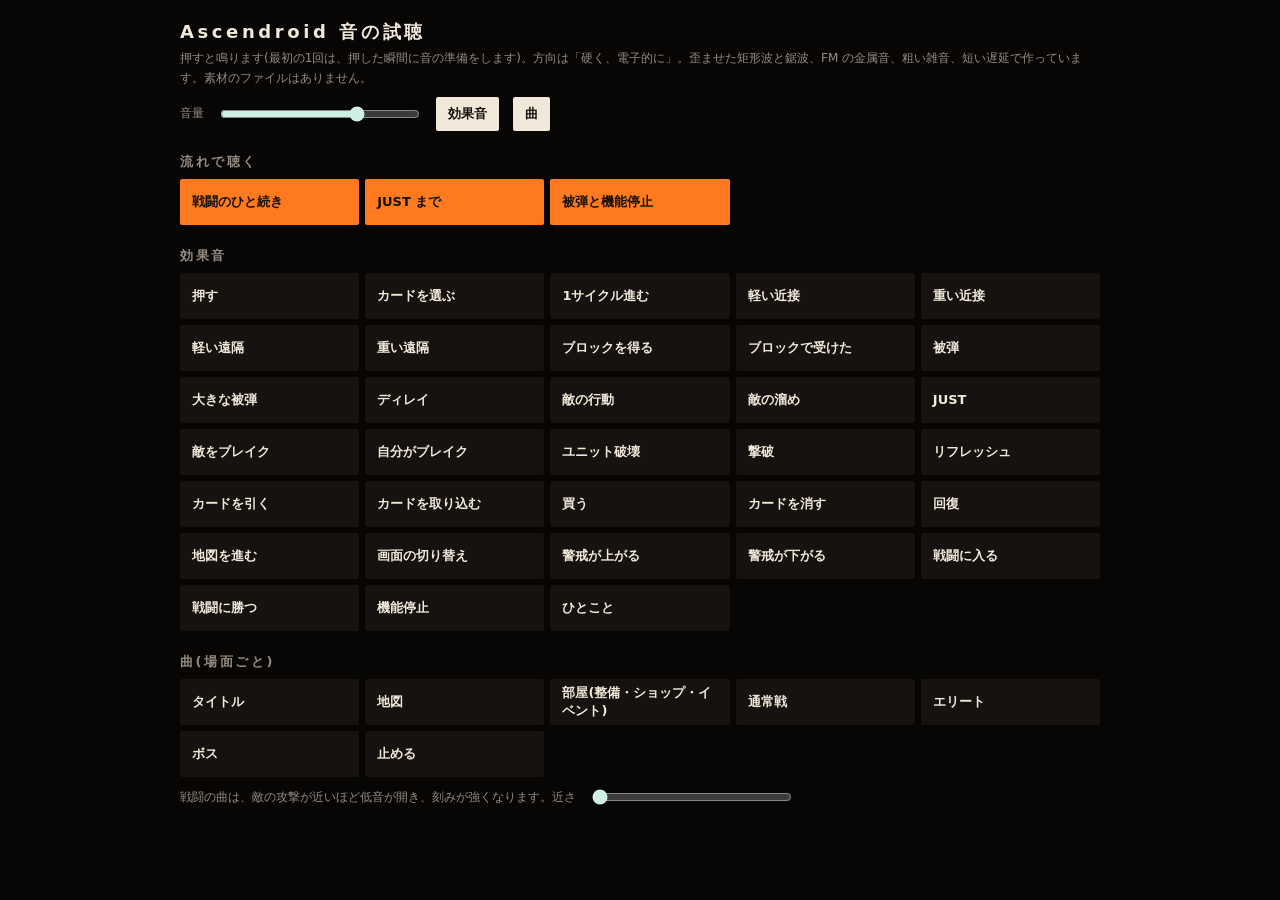
<file: tools/audio/index.html>
<!doctype html>
<html lang="ja">
<head>
<meta charset="utf-8">
<meta name="viewport" content="width=device-width,initial-scale=1">
<title>Ascendroid 音の試聴</title>
<style>
/* 効果音と曲をまとめて聴くページ。音そのものは js/audio.js(ゲーム本体と同じファイル)が作る */
:root{color-scheme:dark;--soot:#070605;--iron:#15120f;--ash:#958b80;--bone:#f1e8da;--frost:#cdefe6;--flame:#ff7a1f}
html,body{margin:0;background:var(--soot);color:var(--bone);font-family:"Hiragino Kaku Gothic ProN","Noto Sans JP","Yu Gothic",system-ui,sans-serif}
main{max-width:920px;margin:0 auto;padding:20px max(16px,env(safe-area-inset-right,0px)) 40px max(16px,env(safe-area-inset-left,0px))}
h1{font-size:18px;letter-spacing:.2em;margin:0 0 4px} h2{font-size:13px;letter-spacing:.2em;color:var(--ash);margin:22px 0 8px}
p{font-size:12px;line-height:1.7;color:var(--ash);margin:0 0 8px}
.grid{display:grid;grid-template-columns:repeat(auto-fill,minmax(150px,1fr));gap:6px}
button{font:inherit;color:inherit;border:0;cursor:pointer;height:46px;padding:0 12px;background:var(--iron);border-radius:2px;font-size:13px;font-weight:700;text-align:left}
button:active{filter:brightness(1.5)}
button.on{background:var(--bone);color:#14100c}
button.wide{background:var(--flame);color:#14100c}
.ctl{display:flex;align-items:center;gap:14px;flex-wrap:wrap;font-size:12px;color:var(--ash)}
input[type=range]{width:200px;accent-color:#cdefe6}
code{color:var(--frost)}
</style>
</head>
<body>
<main>
<h1>Ascendroid 音の試聴</h1>
<p>押すと鳴ります(最初の1回は、押した瞬間に音の準備をします)。方向は「硬く、電子的に」。歪ませた矩形波と鋸波、FM の金属音、粗い雑音、短い遅延で作っています。素材のファイルはありません。</p>
<div class="ctl"><label for="vol">音量</label><input type="range" id="vol" min="0" max="100" step="5"><button id="tSfx" style="height:34px">効果音</button><button id="tBgm" style="height:34px">曲</button></div>
<h2>流れで聴く</h2>
<div class="grid"><button class="wide" id="seq1">戦闘のひと続き</button><button class="wide" id="seq2">JUST まで</button><button class="wide" id="seq3">被弾と機能停止</button></div>
<h2>効果音</h2>
<div class="grid" id="sfx"></div>
<h2>曲(場面ごと)</h2>
<div class="grid" id="bgm"></div>
<p style="margin-top:10px">戦闘の曲は、敵の攻撃が近いほど低音が開き、刻みが強くなります。<span class="ctl" style="display:inline-flex"><label for="heat">近さ</label><input type="range" id="heat" min="0" max="100" value="0"></span></p>
</main>
<script src="../../js/audio.js"></script>
<script>
const $ = s => document.querySelector(s);
const NAMES = {title: 'タイトル', map: '地図', room: '部屋(整備・ショップ・イベント)', battle: '通常戦', elite: 'エリート', boss: 'ボス'};
$('#sfx').innerHTML = SND.LIST.map(([k, n], i) => `<button data-i="${i}">${n}</button>`).join('');
$('#bgm').innerHTML = ['title', 'map', 'room', 'battle', 'elite', 'boss'].map(k => `<button data-m="${k}">${NAMES[k]}</button>`).join('') + '<button data-m="">止める</button>';
const sync = () => { $('#vol').value = Math.round(SND.cfg.vol * 100); $('#tSfx').classList.toggle('on', SND.cfg.sfx); $('#tBgm').classList.toggle('on', SND.cfg.bgm); };
sync();
$('#vol').oninput = e => SND.set({vol: e.target.value / 100});
$('#heat').oninput = e => SND.heat(e.target.value / 100);
$('#tSfx').onclick = () => { SND.set({sfx: !SND.cfg.sfx}); sync(); };
$('#tBgm').onclick = () => { SND.set({bgm: !SND.cfg.bgm}); sync(); };
$('#sfx').onclick = e => { const b = e.target.closest('button'); if(!b) return; SND.unlock(); const [k, , a] = SND.LIST[+b.dataset.i]; setTimeout(() => SND.play(k, a), 30); };
$('#bgm').onclick = e => { const b = e.target.closest('button'); if(!b) return; SND.unlock(); SND.music(b.dataset.m || null); document.querySelectorAll('#bgm button').forEach(x => x.classList.toggle('on', x === b && !!b.dataset.m)); };
const seq = list => { SND.unlock(); for(const [t, k, a] of list) setTimeout(() => SND.play(k, a), t + 40); };
$('#seq1').onclick = () => seq([[0, 'select'], [300, 'tick'], [420, 'melee', 0], [900, 'select'], [1200, 'tick'], [1320, 'tick'], [1440, 'tick'], [1560, 'melee', 1], [2300, 'foeMove'], [2700, 'select'], [3000, 'tick'], [3120, 'block'], [3500, 'tick'], [3620, 'absorb'], [4100, 'refresh']]);
$('#seq2').onclick = () => seq([[0, 'charge'], [1100, 'select'], [1400, 'tick'], [1520, 'tick'], [1640, 'tick'], [1760, 'tick'], [1880, 'just'], [3000, 'select'], [3300, 'tick'], [3420, 'ranged', 1], [3800, 'kill'], [5400, 'win']]);
$('#seq3').onclick = () => seq([[0, 'select'], [300, 'tick'], [420, 'tick'], [540, 'hurt', false], [700, 'interrupt'], [1500, 'tick'], [1620, 'hurt', true], [2400, 'tick'], [2520, 'hurt', true], [2900, 'lose']]);
</script>
</body>
</html>
</file>
<file: css/app.css>
/* Ascendroid の見た目(案A「白熱」)。決まりは docs/visual-guide.md。
   配置: 844×390 を基準にした舞台(#stage)を画面に合わせて拡大する。余った分は横 1040・縦 540 まで舞台を広げる(index.html の layout())。
   色は意味だけ: 冷たい白緑 = 自分と操作 / 熱(赤→橙→白)= 脅威 / 溶接の光(紫白)= 不安定と JUST / 鋼色 = 敵の守り。枠や窓は置かず、暗がりの中の光で読ませる。 */
@font-face{font-family:"Big Shoulders Display";font-style:normal;font-weight:100 900;font-display:swap;src:url(../assets/fonts/BigShouldersDisplay-latin.woff2) format("woff2")}
:root{
  color-scheme:dark;
  --soot:#070605;   /* 地。煤の黒 */
  --iron:#15120f;   /* 鋼板(持ち上がった面) */
  --iron2:#221d19;
  --seam:#332b24;   /* 継ぎ目の線 */
  --ash:#958b80;    /* 副の文字 */
  --ash2:#5f574f;
  --bone:#f1e8da;   /* 主の文字 */
  --frost:#cdefe6;  /* 自分と操作: 焼き入れた鋼の冷たさ */
  --frost-d:#2f9c90;
  --ember:#b8321a;  /* 脅威(遠い) */
  --flame:#ff7a1f;  /* 脅威(近い) */
  --glow:#ffe6ae;   /* 白熱 */
  --arc:#b7a0ff;    /* 不安定と JUST: 溶接の光 */
  --arc2:#e2d8ff;
  --steel:#8f9aa3;  /* 敵の守り(ブロック・防壁) */
  --gold:#e9c46a;   /* レア・スクラップ */
  --f-num:"Big Shoulders Display","Barlow Condensed","Arial Narrow",sans-serif;
  --f-body:"Hiragino Kaku Gothic ProN","Hiragino Sans","Noto Sans JP","Noto Sans CJK JP","Yu Gothic","Meiryo",system-ui,sans-serif;
  /* 前の版の名前(スクリプトの中の style="color:var(--cy)" など)を今の色に当てる */
  --bg:var(--soot); --panel:var(--iron); --raised:var(--iron2); --line:var(--seam); --grid:#1c1814;
  --fg:var(--bone); --fg2:#c9bdae; --dim:var(--ash); --dim2:var(--ash2); --neutral:var(--bone);
  --cy:var(--frost); --cy-dim:var(--frost-d); --foe:var(--flame); --foe2:#ffa25c; --just:var(--arc); --just2:var(--arc2);
  --ez-out:cubic-bezier(.16,1,.3,1); --ez-snap:cubic-bezier(.3,1.5,.45,1); --ez-in:cubic-bezier(.55,0,.85,.35);
}
html,body{height:100%}
body{margin:0;background:linear-gradient(180deg,#0e0b09,var(--soot) 70%);color:var(--bone);font-family:var(--f-body);overflow:hidden;overflow:clip;box-sizing:border-box;
  padding-left:max(16px,env(safe-area-inset-left,0px));padding-right:max(16px,env(safe-area-inset-right,0px));padding-block:0;
  -webkit-user-select:none;user-select:none;-webkit-tap-highlight-color:transparent;-webkit-text-size-adjust:100%}
[hidden]{display:none!important}
button{font:inherit;color:inherit;background:none;border:0;padding:0;margin:0;cursor:pointer;text-align:inherit}
button:disabled{cursor:default}
button:focus{outline:none}
button:focus-visible{outline:2px solid var(--frost);outline-offset:2px}
#wrap{position:relative;width:100%;height:100%;overflow:hidden;overflow:clip;background:
  radial-gradient(120% 80% at 80% 100%,rgba(184,50,26,.16),transparent 60%),linear-gradient(180deg,#0e0b09,var(--soot) 70%)}
#rot{display:none;position:absolute;left:0;right:0;top:10px;text-align:center;color:var(--ash);font-size:13px;z-index:2}
@media (orientation:portrait){#rot{display:block}}
#stage{position:absolute;left:50%;top:50%;width:844px;height:390px;transform:translate(-50%,-50%) scale(var(--s,1));overflow:hidden;overflow:clip;background:var(--soot);font-size:11px;line-height:1.35;touch-action:none}
#stage *{box-sizing:border-box}
#shaker,#world{position:absolute;inset:0}
#world{transform-origin:50% 50%;transition:transform .32s var(--ez-out),filter .32s}
.np{pointer-events:none}
.ic{display:inline-flex;flex:none}
.ic svg{width:12px;height:12px;display:block}
.sp{flex:1}
b{font-weight:700}

/* ================= 塔の中(戦闘の背景) ================= */
#bg{position:absolute;inset:0}
#bg i{position:absolute;display:block}
#bg .ribs{inset:0;background:repeating-linear-gradient(90deg,transparent 0 86px,rgba(255,236,214,.026) 86px 88px,transparent 88px 174px),linear-gradient(180deg,#0e0b09 0%,var(--soot) 72%)}
#bg .col{top:0;bottom:0;background:linear-gradient(90deg,#040303,#0b0908 70%,#131009);box-shadow:1px 0 0 rgba(255,220,190,.05)}
#bg .gantry{left:0;right:0;top:0;height:22px;background:repeating-linear-gradient(90deg,transparent 0 30px,rgba(0,0,0,.55) 30px 34px),repeating-linear-gradient(60deg,rgba(255,236,214,.035) 0 2px,transparent 2px 26px),linear-gradient(180deg,#0a0807,#050404);box-shadow:0 1px 0 rgba(255,220,190,.06)}
#bg .cold{left:-14%;bottom:30px;width:46%;height:95%;background:radial-gradient(closest-side at 36% 78%,rgba(160,232,220,.12),transparent 72%)}
#bg .haze{right:-16%;bottom:20px;width:70%;height:130%;background:radial-gradient(closest-side at 74% 78%,rgba(255,104,30,.4),rgba(184,50,26,.14) 46%,transparent 76%);opacity:calc(.3 + var(--threat,0)*.7);transition:opacity .5s}
#bg .under{left:0;right:0;top:calc(var(--floor) + 1px);bottom:0;background:linear-gradient(180deg,#0d0a09,#040303 60%)}
#bg .floor{left:0;right:0;top:var(--floor);height:1px;background:linear-gradient(90deg,transparent,rgba(205,239,230,.32) 8%,rgba(241,232,218,.12) 40%,rgba(255,140,70,.45) 86%,transparent)}
#bg .vig{inset:0;background:radial-gradient(120% 90% at 50% 45%,transparent 55%,rgba(0,0,0,.7))}
#embers{position:absolute;left:0;top:0;pointer-events:none}
#floor{display:none}

/* ================= 線路(タイムライン) ================= */
#tl{position:absolute;inset:0;transition:opacity .2s}
#screen{position:absolute;left:var(--x0);top:calc(var(--yE) - 26px);width:calc(var(--x1) - var(--x0) + 14px);height:calc(var(--yS) - var(--yE) + 44px);cursor:pointer}
#lanes{position:absolute;inset:0}
.lane{position:absolute;left:var(--x0);width:calc(var(--x1) - var(--x0) + 10px);height:1px;background:linear-gradient(90deg,rgba(205,239,230,.5),rgba(241,232,218,.16) 22%,rgba(255,122,31,.2))}
.lane.e{background:linear-gradient(90deg,transparent,rgba(255,122,31,.26) 20%,rgba(255,122,31,.36));height:1px}
.lane.s{background:linear-gradient(90deg,rgba(205,239,230,.75),rgba(205,239,230,.16) 60%,transparent)}
.lane.aim{background:linear-gradient(90deg,var(--glow),rgba(255,122,31,.5) 30%,rgba(255,122,31,.24))}
.lanelb{position:absolute;left:calc(var(--x0) - 34px);width:28px;text-align:right;font-size:8.5px;font-weight:700;letter-spacing:.06em;color:var(--ash2);transform:translateY(-50%)}
.lanelb.s{color:var(--frost-d)}
#ticks{position:absolute;inset:0}
.tl{position:absolute;top:calc(var(--yE) - 8px);width:1px;height:calc(var(--yS) - var(--yE) + 16px);background:rgba(241,232,218,.045)}
.tl.tl5{background:rgba(241,232,218,.1)}
.tn{position:absolute;top:calc(var(--yE) - 25px);width:20px;margin-left:-10px;text-align:center;font:600 11px/13px var(--f-num);color:#6d655d;transition:color .12s}
.tn.tl5{color:var(--ash)}
.tn.hit{color:#06110f;background:var(--frost);box-shadow:0 0 10px rgba(205,239,230,.6);font-weight:800}
#nowLine{position:absolute;left:calc(var(--x0) - 1px);top:calc(var(--yE) - 12px);width:2px;height:calc(var(--yS) - var(--yE) + 24px);background:linear-gradient(180deg,transparent,var(--frost) 12%,var(--frost) 88%,transparent);box-shadow:0 0 10px rgba(205,239,230,.65);transform-origin:50% 50%}
#nowTri{position:absolute;left:calc(var(--x0) - 5px);top:calc(var(--yS) - 5px);width:10px;height:10px;transform:rotate(45deg);background:var(--frost);box-shadow:0 0 10px rgba(205,239,230,.8)}
#rows{position:absolute;inset:0;pointer-events:none}
.rowline{display:none}
#threat{position:absolute;left:var(--x0);height:3px;margin-top:-1.5px;border-radius:2px;background:linear-gradient(90deg,rgba(255,230,174,.0),var(--flame));opacity:0;pointer-events:none;transition:width .13s linear,opacity .2s,top .2s}
#threat.near{background:linear-gradient(90deg,rgba(255,230,174,.3),var(--glow));box-shadow:0 0 10px rgba(255,170,90,.7)}
#swiftBand{position:absolute;top:calc(var(--yS) - 6px);height:12px;background:repeating-linear-gradient(135deg,rgba(205,239,230,.5) 0 3px,transparent 3px 7px)}

/* 選んだ行動の予想: 冷たい帯が線路に伸びる。帯の中の熱は発動の前に当たる */
#pvRegion{position:absolute;left:var(--x0);top:calc(var(--yE) - 12px);height:calc(var(--yS) - var(--yE) + 24px);background:linear-gradient(90deg,rgba(205,239,230,.015),rgba(205,239,230,.13));border-top:1px solid rgba(205,239,230,.35);border-bottom:1px solid rgba(205,239,230,.35);transition:width .1s var(--ez-out)}
#pvRegion.cut{background:linear-gradient(90deg,rgba(255,122,31,.015),rgba(255,122,31,.16));border-color:rgba(255,122,31,.5)}
#pvLine{position:absolute;top:calc(var(--yE) - 12px);width:2px;height:calc(var(--yS) - var(--yE) + 24px);background:var(--frost);box-shadow:0 0 12px var(--frost);transition:left .1s var(--ez-out)}
#pvLine.cut{background:repeating-linear-gradient(180deg,rgba(205,239,230,.5) 0 4px,transparent 4px 8px);box-shadow:none}
#selfBar{position:absolute;top:calc(var(--yS) - 5px);height:10px;border-radius:2px;transition:left .13s linear,width .13s linear}
#selfBar.pre{background:repeating-linear-gradient(135deg,var(--frost) 0 4px,rgba(205,239,230,.5) 4px 8px);box-shadow:0 0 10px rgba(205,239,230,.45)}
#selfBar.cast{background:var(--frost);box-shadow:0 0 12px rgba(205,239,230,.75)}
#selfBar.broken{background:var(--flame);animation:barbreak .38s ease-out forwards}
#pvCut{position:absolute;top:calc(var(--yS) - 9px);width:18px;height:18px;margin-left:-9px;color:var(--flame);filter:drop-shadow(0 0 4px rgba(255,122,31,.8))}
#pvCut svg{width:18px;height:18px;display:block}
#pvGo{position:absolute;z-index:26;top:calc(var(--yE) - 54px);height:27px;min-width:44px;padding:0 12px 0 9px;transform:translateX(-50%);border-radius:14px;background:var(--frost);color:#06110f;display:flex;align-items:center;justify-content:center;gap:7px;white-space:nowrap;font:800 20px/1 var(--f-num);box-shadow:0 0 18px rgba(205,239,230,.5)}
#pvGo span{display:flex;align-items:center;gap:3px}
#pvGo .ic svg{width:13px;height:13px}
#pvGo .pl svg{width:11px;height:11px;opacity:.75}
#pvGo small{font:800 11px var(--f-body);letter-spacing:.06em}
#pvGo.cut{background:var(--flame);box-shadow:0 0 18px rgba(255,122,31,.5)}
#wards{position:absolute;inset:0}
.wardb{position:absolute;left:var(--x0);top:calc(var(--y0) - 14px);height:calc(var(--dy) * 4 + 28px);background:linear-gradient(90deg,rgba(205,239,230,.16),rgba(205,239,230,.05));border-right:2px solid rgba(205,239,230,.7);transition:width .13s linear}
.wardb b{position:absolute;right:4px;bottom:2px;font:800 13px/1 var(--f-num);color:var(--frost)}

/* 敵の予定: 熱の塊。--hc が熱の色(遠い赤 → 近い白)、--hg が明るさ。--up は敵の行までの高さ */
#marks{position:absolute;inset:0;clip-path:inset(0 0 0 calc(var(--x0) - 16px))}
.mk{position:absolute;left:0;top:0;width:0;height:0;transform:translate(var(--x),var(--y)) scale(var(--sc,1));transition:transform .13s linear,opacity .2s;pointer-events:auto;cursor:pointer;--hc:#b8321a;--hg:0;--up:0px;will-change:transform}
.mk::before{content:"";position:absolute;left:-15px;top:calc(var(--up) * -1 - 12px);width:30px;height:calc(var(--up) + 26px)}
.mk .halo{position:absolute;left:-36px;top:-36px;width:72px;height:72px;border-radius:50%;background:radial-gradient(closest-side,var(--hc),transparent 72%);opacity:calc(.08 + var(--hg) * .5);pointer-events:none}
.mk .stem{position:absolute;left:-.5px;bottom:0;width:1px;height:var(--up);background:linear-gradient(0deg,var(--hc),transparent 130%);opacity:.75}
.mk .by{position:absolute;left:-8px;top:calc(var(--up) * -1 - 8px);width:16px;height:16px;display:grid;place-items:center;background:#0e0a08;border:1px solid var(--hc);color:var(--hc);border-radius:2px}
.mk .by svg{width:10px;height:10px;display:block}
.mk .by.dot{left:-3px;top:calc(var(--up) * -1 - 3px);width:6px;height:6px;border:0;background:var(--hc);transform:rotate(45deg)}
.mk .dk{position:absolute;left:-13px;top:-13px;width:26px;height:26px;border-radius:50%;display:grid;place-items:center;background:#0e0a08;border:1.5px solid var(--hc);color:var(--hc);font:800 17px/1 var(--f-num)}
.mk.near .dk{background:var(--hc);color:#1c0e06}
.mk .lk{position:absolute;right:11px;top:-1px;height:2px;width:calc(var(--px) - 22px);background:var(--hc);opacity:.6}
.mk.sub .dk{left:-10px;top:-10px;width:20px;height:20px;font-size:13px}
.mk .mup,.mk .mdn{position:absolute;left:8px;top:-17px;font:800 9px/1 var(--f-num);font-style:normal;padding:1px 2px;border-radius:2px}
.mk .mup{background:var(--flame);color:#1c0e06}
.mk .mdn{background:var(--frost);color:#06110f}
.mk.ch .dk{border-color:var(--arc);box-shadow:0 0 0 2px rgba(183,160,255,.2),0 0 16px rgba(183,160,255,.55)}
.mk.ch .ring{position:absolute;left:-20px;top:-20px;width:40px;height:40px;border-radius:50%;border:1.5px dashed var(--arc);animation:spin 7s linear infinite;pointer-events:none}
.mk.move .dk,.mk.dl .dk{width:auto;min-width:22px;height:20px;left:0;top:-10px;transform:translateX(-50%);padding:0 4px;border-radius:3px;display:flex;align-items:center;gap:2px;font-size:13px;border-color:var(--steel);color:#c6d0d6;background:#0b0d0e}
.mk.dl .dk{border-color:var(--flame);color:var(--flame)}
.mk.move .dk svg,.mk.dl .dk svg{width:11px;height:11px}
.mk.react .dk{border-style:dashed}
.mk.ghost{opacity:.55}
.mk.sync .dk{box-shadow:0 0 0 2px rgba(255,122,31,.35)}
.mk.danger .dk{box-shadow:0 0 0 2px var(--glow),0 0 18px var(--flame);animation:pulse .7s ease-in-out infinite alternate}
.mk.just .dk{border-color:#fff;color:#fff;background:#3b2f6b;box-shadow:0 0 0 3px rgba(183,160,255,.5),0 0 26px var(--arc)}
.mk.just .ring{border-color:#fff;border-style:solid;opacity:.8}
.mk.pick .dk{outline:2px solid var(--bone);outline-offset:2px}
.mk.fire{--sc:1.3;filter:brightness(1.6)}
.mk.spawn .dk{animation:mkIn .26s var(--ez-out)}
.mk.out{opacity:0;--sc:.6}
#marks.rescan .mk .dk{animation:mkScan .3s steps(3)}
/* 窓: 敵の行の下。体勢・防壁・反撃(行動の前)と、隙(行動の後) */
.wb{position:absolute;left:0;top:0;height:13px;transform:translate(var(--x),var(--y));font:700 9px/13px var(--f-body);white-space:nowrap;pointer-events:auto;cursor:pointer;transition:transform .13s linear,width .13s linear,opacity .2s,filter .15s}
.wb .bar{position:absolute;inset:4px 0;border-radius:1px}
.wb .tk{position:absolute;top:3px;width:1px;height:7px;background:rgba(0,0,0,.6)}
.wb .hit{position:absolute;top:1px;height:11px;border-radius:2px;background:var(--frost);box-shadow:0 0 8px rgba(205,239,230,.7)}
.wb .lb{position:absolute;left:0;top:0;height:13px;padding:0 4px 0 2px;display:flex;align-items:center;gap:1px;background:#0b0908;border-radius:2px;font:800 11px/13px var(--f-num)}
.wb .lb svg{width:9px;height:9px}
.wb.wind .bar{background:repeating-linear-gradient(115deg,var(--arc) 0 3px,transparent 3px 6px)} .wb.wind .lb{color:var(--arc)}
.wb.guard .bar{background:repeating-linear-gradient(90deg,var(--steel) 0 2px,transparent 2px 4px)} .wb.guard .lb{color:var(--steel)}
.wb.counter .bar{background:repeating-linear-gradient(90deg,var(--flame) 0 5px,transparent 5px 8px);opacity:.8} .wb.counter .lb{color:var(--flame)}
.wb.vuln .bar{background:var(--frost);opacity:.7} .wb.vuln .lb{color:var(--frost)}
.wb.later{opacity:.62}
.wb.on{filter:brightness(1.5)}
.wb.on .lb{background:var(--bone);color:#14100c}
.wb.pick .lb{outline:1px solid var(--bone)}
.wb.out{opacity:0}
/* 自機の行: 時限・射界・届く手札 */
#strip{position:absolute;inset:0}
#stripLine{display:none}
.sm{position:absolute;left:0;top:0;transform:translate(var(--x),var(--y));transition:transform .13s linear,opacity .2s;color:var(--frost)}
.sm .ic svg{width:12px;height:12px}
.sm.tmr,.sm.dote,.sm.arr,.sm.tb{width:0;height:0}
.sm.tmr .ic,.sm.dote .ic{position:absolute;left:-8px;top:-8px;width:16px;height:16px;display:grid;place-items:center;background:#0b1211;border:1px solid var(--frost);border-radius:50%}
.sm.tmr .ic svg,.sm.dote .ic svg{width:10px;height:10px}
.sm.tmr.pv{opacity:.6}
.sm.dote{color:#ffb766} .sm.dote .ic{border-color:#ffb766;background:#120c06}
.sm.arr::before{content:"";position:absolute;left:-3px;top:-3px;width:6px;height:6px;background:var(--frost);transform:rotate(45deg)}
.sm.arr.over::before{background:var(--flame)}
.sm.tb::before{content:"";position:absolute;left:-1px;top:-10px;width:2px;height:20px;background:var(--frost)}
.sm.zone{height:13px;pointer-events:auto;cursor:pointer;font:800 11px/13px var(--f-num);color:var(--flame)}
.sm.zone .bar{position:absolute;inset:0;border-radius:2px;background:repeating-linear-gradient(135deg,rgba(255,122,31,.55) 0 4px,rgba(255,122,31,.18) 4px 8px);box-shadow:inset 0 0 0 1px rgba(255,122,31,.7)}
.sm.zone .tk{display:none}
.sm.zone .hit{position:absolute;top:0;height:13px;background:var(--glow);opacity:.8}
.sm.zone .lb{position:absolute;left:0;top:0;height:13px;padding:0 4px;display:flex;align-items:center;gap:2px;background:#170b05;color:var(--glow)}
.sm.zone .lb svg{width:9px;height:9px}
.sm.zone.pick{outline:1px solid var(--bone)}
#rescan{position:absolute;left:var(--x0);top:calc(var(--yE) - 12px);width:2px;height:calc(var(--yS) - var(--yE) + 24px);opacity:0;background:var(--bone);box-shadow:0 0 12px var(--glow)}
#rescan::before{content:"";position:absolute;right:2px;top:0;bottom:0;width:110px;background:linear-gradient(90deg,transparent,rgba(255,230,174,.14))}
#rescan.go{animation:rescan .6s cubic-bezier(.45,.1,.55,.9)}
#rescanTag{display:none}
#tl.jolt{animation:jolt .2s var(--ez-out)}

/* ================= 自機 ================= */
#droid{position:absolute;transform-origin:50% 100%}
#droid::before{content:"";position:absolute;left:-90%;right:-60%;top:-12%;bottom:-8%;background:radial-gradient(closest-side at 50% 55%,rgba(150,225,212,.17),transparent 78%);pointer-events:none}
#droid svg{position:relative;display:block;width:100%;height:100%;overflow:visible;filter:drop-shadow(1px 0 0 rgba(255,140,60,.4))}
#droid svg g,.vghost svg g{transform-box:view-box}
#droid .dpose{display:none;position:absolute;left:0;top:0}
#droid.p-ready .pz-ready,#droid.p-strike .pz-strike,#droid.p-smear .pz-smear,#droid.p-aim .pz-aim,#droid.p-recoil .pz-recoil,#droid.p-guard .pz-guard,#droid.p-cast .pz-cast{display:block}
#droid:is(.p-ready,.p-strike,.p-smear,.p-aim,.p-recoil,.p-guard,.p-cast) .dmain{visibility:hidden}
#droid .k-blade{filter:drop-shadow(0 0 4px rgba(205,239,230,.9))}
#droid.casting{filter:drop-shadow(0 0 6px rgba(205,239,230,.5))}
#droid.lunge{animation:lunge .36s ease-out}
#droid.recoil{animation:recoil .3s ease-out}
#droid.hit{animation:dhit .3s linear}
#droid.glitch{animation:glitch .3s steps(4)}
/* 部位の見出し: 線路の左端。記号・残りの数・目盛り */
#parts{position:absolute;inset:0;pointer-events:none;transition:opacity .25s,transform .25s}
.part{position:absolute;left:calc(var(--x0) - 78px);width:72px;height:22px;margin-top:-11px;display:grid;grid-template-columns:13px 21px 1fr;grid-template-rows:12px 8px;column-gap:3px;align-items:center;color:var(--ash);pointer-events:auto;border-radius:2px}
.part .ph{display:contents}
.part .pico{grid-row:1/3;display:grid;place-items:center}
.part .pico svg{width:13px;height:13px;display:block}
.part .pname{grid-row:1/3;font-size:9.5px;font-weight:700;letter-spacing:0;white-space:nowrap;color:inherit}
.part .pnum{font:800 13px/12px var(--f-num);color:var(--bone)}
.part .pnum.pv{color:var(--flame)}
.part .pips{display:flex;gap:1px;height:5px;align-self:start}
.pip{display:block;height:5px;background:#2b2520;flex:none}
.pip.full{background:var(--bone)}
.pip.loss{background:var(--flame);animation:blink .5s steps(2) infinite}
.pip.worn{background:repeating-linear-gradient(135deg,#4a2014 0 2px,#1d1512 2px 4px)}
.part.th-hit{color:var(--flame)}
.part.th-ch{color:var(--arc)}
.part.broken{opacity:.5}
.part.broken .pico{color:var(--ember)}
.part.flash{animation:flashB .3s ease-out}
#meWall{position:absolute;left:calc(var(--x0) - 7px);top:calc(var(--y0) - 14px);width:4px;height:calc(var(--dy) * 4 + 28px);border-radius:2px;background:linear-gradient(180deg,transparent,var(--frost) 14%,var(--frost) 86%,transparent);box-shadow:0 0 16px rgba(205,239,230,.75)}
#meBlk{position:absolute;left:calc(var(--x0) - 78px);top:calc(var(--yS) - 12px);height:24px;display:flex;align-items:center;gap:3px;font:800 20px/1 var(--f-num);color:var(--frost);white-space:nowrap}
#meBlk .ic svg{width:14px;height:14px}
#meBlk.pv{color:var(--bone)}
.cinfo{position:absolute;display:flex;flex-direction:column;gap:4px;transition:opacity .4s}
.cinfo.dead{opacity:.25}
#meInfo{left:8px;top:calc(var(--floor) + 8px);width:132px}
.frow{display:flex;align-items:center;gap:6px}
.hpb{position:relative;flex:1;height:4px;background:#2b2520}
.hpb i{position:absolute;left:0;top:0;bottom:0;background:var(--bone);transition:width .2s}
.hpb::before{content:"";position:absolute;left:0;top:0;bottom:0;width:var(--tr,0%);background:rgba(255,230,174,.45);transition:width .5s .25s}
.hpb s{position:absolute;top:0;bottom:0;background:var(--flame);animation:blink .5s steps(2) infinite}
.hpb.me i{background:var(--bone)}
.hpt{font:800 16px/1 var(--f-num);min-width:26px;text-align:right;white-space:nowrap}
.hpt.pv{color:var(--flame)}
.sts{display:flex;gap:5px;flex-wrap:wrap;min-height:0}
.st{display:inline-flex;align-items:center;gap:2px;font:800 13px/1 var(--f-num);color:var(--bone);white-space:nowrap}
.st .ic svg{width:10px;height:10px}
.st i{font-style:normal;font-size:10px;color:var(--ash)}
.st.swf,.st.chg,.st.amp,.st.ward,.st.blk{color:var(--frost)}
.st.crack{color:var(--flame)}
.st.vul{color:#06110f;background:var(--frost);padding:1px 3px;border-radius:2px}
.st.ecrk,.st.edot{color:var(--frost)}
.st.arm{color:var(--steel)}
.st.str{color:var(--flame)}
.st.res{color:var(--frost)}
.st.trait{color:var(--ash)}
.st.trait.off{opacity:.4;text-decoration:line-through}
.st.trait.on{color:var(--glow)}
.st.more{color:var(--ash);font-size:11px}
.st .sp{display:inline-flex;flex:none;opacity:.8}
.st .sp svg{width:8px;height:8px}
.stsep{width:1px;height:10px;background:var(--seam)}

/* ================= 敵 ================= */
#foes{position:absolute;inset:0}
.foe{position:absolute;transition:opacity .4s,transform .4s,filter .3s;cursor:pointer}
.foe::before{content:"";position:absolute;left:-55%;right:-45%;top:-45%;bottom:-25%;background:radial-gradient(closest-side at 55% 58%,rgba(255,120,40,calc(.3 + var(--threat,0) * .3)),rgba(184,50,26,.13) 55%,transparent 80%);pointer-events:none}
.foe.us::before{left:-30%;right:-30%;top:-25%;bottom:-15%;opacity:.7}
.foe svg{position:relative;display:block;width:100%;height:100%;overflow:visible;filter:drop-shadow(-1px -1px 0 rgba(255,160,90,.5))}
.foe.dead{opacity:0;pointer-events:none}
.foe.fled{opacity:0;transform:translateX(60px)}
.foe .reticle{position:absolute;inset:6% 4%;border:1.5px solid var(--frost);border-left-color:transparent;border-right-color:transparent;border-radius:50%;opacity:0;pointer-events:none;filter:drop-shadow(0 0 4px rgba(205,239,230,.7))}
.foe.tgt .reticle{opacity:.9;animation:spin 6s linear infinite}
.foe.atk{animation:foeAtk .28s ease-out}
.foe.ehit{animation:ehit .2s linear}
.foe.ejust{animation:ejust .46s ease-out}
.foe.glitch{animation:glitch .3s steps(4)}
.ulines{display:none}
.upt{display:none}
/* ユニット: 体の上の輪(残りが弧、中に数字)。急所は二重の輪 */
.eu{position:absolute;width:0;height:0;white-space:nowrap;transition:opacity .3s;cursor:pointer}
.eu .rg{position:absolute;left:-17px;top:-17px;width:34px;height:34px;transform:rotate(-90deg);overflow:visible}
.eu .rg circle{fill:none;stroke-width:3}
.eu .rg .bk{fill:rgba(8,6,5,.82);stroke:#2a211c}
.eu .rg .gh{stroke:var(--bone);opacity:0}
.eu .rg .hp{stroke:var(--flame);transition:stroke-dashoffset .25s}
.eu.pvd .rg .gh{opacity:1;animation:blink .5s steps(2) infinite}
.eu .hpt{position:absolute;left:-17px;top:-8px;width:34px;text-align:center;min-width:0;font:800 15px/16px var(--f-num);color:var(--bone)}
.eu .hpt.pv{color:var(--bone)}
.eu .uic{position:absolute;left:-6px;top:-30px;width:12px;height:12px;color:var(--ash)}
.eu .uic svg{width:11px;height:11px;display:block}
.eu.vital::after{content:"";position:absolute;left:-21px;top:-21px;width:42px;height:42px;border-radius:50%;border:1px solid rgba(255,122,31,.55);pointer-events:none}
.eu .armb{position:absolute;left:10px;top:8px;display:none;align-items:center;gap:1px;padding:1px 3px;border-radius:2px;background:#0c0a09;font:800 12px/1 var(--f-num);color:var(--steel)}
.eu .armb.on{display:flex}
.eu .armb svg{width:9px;height:9px}
.eu .sts{position:absolute;left:-30px;top:19px;width:60px;justify-content:center;gap:3px;flex-wrap:nowrap}
.eu .sts .st{font-size:11px;background:rgba(8,6,5,.85);padding:0 2px;border-radius:2px}
.eu .to{position:absolute;left:-30px;top:-33px;width:60px;text-align:center;font:800 12px/1 var(--f-num);color:var(--bone);text-shadow:0 1px 4px #000;display:none}
.eu.pvd .to{display:block}
.eu.pvd .uic{display:none}
.eu.tgt .tg{position:absolute;left:-24px;top:-24px;width:48px;height:48px;border-radius:50%;border:1.5px solid var(--frost);border-left-color:transparent;border-right-color:transparent;animation:spin 5s linear infinite;filter:drop-shadow(0 0 4px rgba(205,239,230,.7));pointer-events:none}
.eu.act .rg .bk{stroke:var(--flame)}
.eu.ch .rg .bk{stroke:var(--arc)}
.eu.broken{opacity:.28;pointer-events:none}
.eu.broken .rg .hp{stroke:#3a2c25}
.eu.flash{animation:flashB .26s ease-out}
.eu.fled{opacity:0}
/* 敵全体の耐久: 足元の帯 */
.eu.one{width:150px;height:auto;display:flex;flex-direction:column;gap:4px;transform:translateX(-50%)}
.eu.one .frow{gap:6px}
.eu.one .hpb i{background:var(--flame)}
.eu.one .hpt{position:static;width:auto;min-width:30px;font-size:18px;text-align:left}
.eu.one .hpt.pv{color:var(--bone)}
.eu.one .armb{position:static;display:none}
.eu.one .armb.on{display:flex}
.eu.one .sts{position:static;width:auto;justify-content:flex-start;flex-wrap:wrap}
.eu.one .sts .st{font-size:13px;background:none;padding:0}
.eu.one.tgt .hpb{box-shadow:0 0 0 1px var(--frost)}
#foeName{position:absolute;right:46px;top:9px;max-width:230px;font-size:11px;font-weight:700;letter-spacing:.08em;color:var(--ash);white-space:nowrap;overflow:hidden;text-overflow:ellipsis;text-align:right}
.lh{position:absolute;right:10px;top:26px;max-width:176px;display:flex;flex-wrap:wrap;justify-content:flex-end;align-items:center;gap:3px 7px;pointer-events:auto;cursor:pointer;transition:opacity .3s}
.lh.dead{opacity:.3}
.lh .lhs{font-size:13px}
.lh .lhs i{font:700 9px var(--f-body);color:inherit;opacity:.8;margin-right:1px}
.lh .lhp{display:inline-flex;gap:5px}
.say{position:absolute;transform:translate(-50%,-100%);max-width:240px;padding:5px 10px 6px;background:rgba(10,7,6,.94);box-shadow:inset 0 0 0 1px rgba(255,122,31,.5);font-size:12px;line-height:1.4;color:#ffe9d6;white-space:nowrap;pointer-events:none;z-index:6;animation:sayIn 2.5s ease-out forwards}
.say::after{content:"";position:absolute;left:50%;bottom:-4px;width:8px;height:8px;background:rgb(10,7,6);box-shadow:inset -1px -1px 0 rgba(255,122,31,.5);transform:translateX(-50%) rotate(45deg)}

/* ================= 手札と下の操作 ================= */
#handShade{position:absolute;inset:0;background:linear-gradient(180deg,rgba(7,6,5,.3),rgba(7,6,5,.9) 45%);opacity:0;transition:opacity .2s;pointer-events:none}
#handShade.on{opacity:1}
#hand{position:absolute;inset:0;pointer-events:none;transition:opacity .25s,transform .25s}
#hand .card{position:absolute;pointer-events:auto;transition:left .26s var(--ez-snap),top .26s var(--ez-snap),transform .26s var(--ez-snap),opacity .2s,box-shadow .2s}
.card{width:96px;height:136px;transform-origin:50% 100%;overflow:hidden;border-radius:2px;display:flex;flex-direction:column;padding:6px 8px 7px;text-align:left;color:var(--bone);
  background:linear-gradient(172deg,#27221d 0%,#17130f 40%,#0f0c0a 100%);box-shadow:0 0 0 1px #000,inset 0 1px 0 rgba(255,240,220,.1);--rar:#5d554c}
.card::before{content:"";position:absolute;left:0;right:0;top:0;height:3px;background:var(--rar)}
.card:has(.ck[data-rar="uncommon"]){--rar:linear-gradient(90deg,#6d5fd0,#3d8fd8)}
.card:has(.ck[data-rar="rare"]){--rar:linear-gradient(90deg,#e9c46a,#b8752a)}
.card:has(.ck[data-rar="special"]){--rar:linear-gradient(90deg,#ffe6ae,#ff7a1f)}
.card .chd{display:flex;align-items:center;gap:6px;height:25px;flex:none}
.card .cost{font:900 27px/1 var(--f-num);color:var(--frost);min-width:13px}
.card .cost.cup{color:var(--flame)} .card .cost.cdn{color:var(--glow)}
.card .clen{display:flex;gap:2px;flex-wrap:wrap;max-width:54px}
.card .clen i{width:8px;height:4px;background:var(--frost);opacity:.85}
.card .clen.zero{font:700 9px var(--f-body);color:var(--frost);opacity:.8}
.card .cname{display:flex;flex-direction:column;justify-content:flex-end;flex:none;height:27px;line-height:1.12;font-weight:900;white-space:nowrap}
.card .cna{color:var(--arc);font-weight:700;letter-spacing:.02em}
.card .cnb{letter-spacing:.01em}
.card .cname.cu .cnb{color:var(--glow)}
.card .cart{position:relative;flex:none;height:30px;display:flex;align-items:center}
.card .cwm{position:absolute;right:-2px;top:-22px;color:var(--bone);opacity:.08;pointer-events:none}
.card .cwm svg{width:46px;height:46px;display:block}
.card .cwm svg *{stroke-width:.9}
.card .atom{position:absolute;right:0;top:9px;width:9px;height:9px;border:1.5px solid var(--arc);transform:rotate(45deg)}
.card .cval{display:flex;align-items:center;gap:4px;font:900 25px/1 var(--f-num)}
.card .cval .ic{color:var(--ash)}
.card .cval .ic svg{width:14px;height:14px}
.card .ctx{flex:1;min-height:0;overflow:hidden;font-size:9.5px;line-height:1.4;color:#b9afa3}
.card .ctx b{color:var(--bone);font-weight:700}
.card.trunc .ctx{-webkit-mask-image:linear-gradient(180deg,#000 60%,transparent);mask-image:linear-gradient(180deg,#000 60%,transparent)}
.kw{color:var(--bone);font-weight:700} .kw-f{color:var(--frost);font-weight:700} .kwp{color:var(--arc);font-weight:700} .kw-j{color:var(--arc);font-weight:700}
.card .cnt{position:absolute;right:6px;top:7px;font:800 14px/1 var(--f-num);color:var(--ash)}
#hand .card.sel{box-shadow:0 0 0 1px var(--frost),0 0 22px rgba(205,239,230,.35),inset 0 1px 0 rgba(255,240,220,.1)}
#hand .card.off{filter:brightness(.55)}
#hand .card.busy{filter:brightness(.8)}
#hand .card.pk{box-shadow:0 0 0 2px var(--gold),0 0 18px rgba(233,196,106,.4)}
#hand .card.pk::after{content:"";position:absolute;right:6px;top:8px;width:12px;height:12px;border-radius:50%;background:var(--gold)}
#hand.choosing .card:not(.pk){box-shadow:0 0 0 1px var(--ash)}
@media (hover:hover){#hand .card:hover:not(.sel){filter:brightness(1.25)} .pile:hover,#redraw:hover,#waitBtn:hover,#menuBtn:hover{filter:brightness(1.3)}}
#chooseBar{position:absolute;left:50%;bottom:150px;transform:translateX(-50%);z-index:25;display:flex;align-items:center;gap:12px;padding:6px 8px 6px 14px;background:rgba(21,18,15,.96);box-shadow:inset 0 0 0 1px var(--gold);font-size:12px;font-weight:700}
#chooseBar button{height:28px;padding:0 16px;background:var(--bone);color:#14100c;font-weight:900;font-size:12px;border-radius:2px}
#chooseBar button:disabled{opacity:.35}
#handCnt{position:absolute;left:10px;bottom:52px;display:flex;align-items:center;gap:5px;color:var(--ash);font:800 14px/1 var(--f-num);transition:opacity .25s}
#handCnt .ic svg{width:13px;height:13px}
#handCnt.full{color:var(--flame)}
.pile{position:absolute;bottom:10px;width:40px;height:34px;display:flex;align-items:center;justify-content:center;gap:3px;background:var(--iron);border-radius:2px;color:var(--ash);font:800 15px/1 var(--f-num);transition:opacity .25s,transform .25s}
.pile b{color:var(--bone)}
.pile .ic svg{width:13px;height:13px}
#pileDraw{left:8px} #pileCache{left:52px;display:none} #pileDisc{left:52px}
#shaker.cached #pileCache{display:flex} #shaker.cached #pileDisc{left:96px}
.pile.flash{animation:flashB .36s ease-out}
#redraw,#waitBtn{position:absolute;display:grid;place-items:center;border-radius:50%;background:var(--iron);color:var(--bone);box-shadow:inset 0 1px 0 rgba(255,240,220,.08);transition:opacity .25s,transform .25s,box-shadow .15s}
#redraw{right:10px;bottom:10px;width:58px;height:58px}
#waitBtn{right:76px;bottom:10px;width:42px;height:42px;display:none}
#shaker.fw #waitBtn{display:grid}
#redraw svg{width:22px;height:22px;display:block} #waitBtn svg{width:17px;height:17px;display:block}
#redraw b,#waitBtn b{position:absolute;right:-2px;top:-4px;min-width:18px;height:18px;border-radius:9px;background:var(--frost);color:#0b1513;font:900 14px/18px var(--f-num);text-align:center}
#redraw.sel,#waitBtn.sel{box-shadow:0 0 0 1.5px var(--frost),0 0 18px rgba(205,239,230,.4)}
#redraw:disabled{opacity:.35}
#menuBtn{position:absolute;right:6px;top:4px;width:34px;height:28px;display:grid;place-items:center;color:var(--ash);z-index:24}
#menuBtn svg{width:15px;height:11px}
#viewBtns{position:absolute;left:8px;top:6px;display:flex;gap:4px;z-index:24}
#viewBtns button{width:30px;height:24px;display:grid;place-items:center;color:var(--ash);border-radius:2px}
#viewBtns button.on{background:var(--bone);color:#14100c}
#viewBtns svg{width:14px;height:14px;display:block}
#toast{position:absolute;left:0;right:0;top:calc(var(--yE) + 60px);text-align:center;font-size:17px;font-weight:900;letter-spacing:.3em;text-indent:.3em;opacity:0;pointer-events:none;text-shadow:0 0 14px #000,0 0 30px #000;z-index:20}
#toast.show{animation:toast 1.6s ease-out}

/* 手札を広げる(上へスワイプ)/ 自機の中を見る(下へスワイプ) */
#shaker.zoomout #world{filter:brightness(.5)}
#shaker.selfview #world{transform:scale(.7) translateY(34%);filter:brightness(.4)}
#shaker.selfview #parts,#shaker.selfview #hand,#shaker.selfview .pile,#shaker.selfview #redraw,#shaker.selfview #waitBtn,#shaker.selfview #handCnt{opacity:0;pointer-events:none;transform:translateY(24px)}
#shaker.executing #pvGo{display:none}
#shaker.shake{animation:shake .3s linear}

/* ================= 演出 ================= */
#fx,#floats{position:absolute;inset:0;pointer-events:none}
#floats{z-index:22}
.float{position:absolute;transform:translate(-50%,-50%);font:800 18px/1 var(--f-num);white-space:nowrap;text-shadow:0 2px 8px #000,0 0 2px #000;animation:rise .9s ease-out forwards;color:var(--bone)}
.float.foe{color:var(--foe2)} .float.cy{color:var(--frost);font-size:16px} .float.dot{color:#ffb766;font-size:14px} .float.dim{color:var(--ash);font-size:14px}
.float.big{font-size:28px;letter-spacing:.06em}
.float.dm{animation:dmpop .85s cubic-bezier(.2,.8,.2,1) forwards;color:var(--bone)}
.float.dm.mid{color:var(--glow)}
.float.dm.big{color:#fff;letter-spacing:.04em;text-shadow:0 0 16px var(--flame),0 2px 8px #000}
body.hs *{animation-play-state:paused!important;transition:none!important}
#dim{position:absolute;inset:0;background:rgba(3,2,2,.7);opacity:0;pointer-events:none}
#flashFx{position:absolute;inset:0;opacity:0;z-index:29}
#flashFx.just{animation:flash .4s ease-out;background:radial-gradient(circle at var(--x0) 45%,rgba(240,235,255,.85),rgba(183,160,255,.25) 30%,transparent 60%)}
#flashFx.brk{animation:flash .34s ease-out;background:radial-gradient(circle at var(--x0) 45%,rgba(205,239,230,.5),transparent 55%)}
#flashFx.hurt{animation:flash .3s ease-out;background:radial-gradient(ellipse at 6% 55%,rgba(255,110,40,.45),transparent 60%)}
.ktype{position:absolute;left:50%;top:calc(var(--yE) + 74px);transform:translate(-50%,-50%);font:900 68px/1 var(--f-num);letter-spacing:.2em;white-space:nowrap;pointer-events:none;z-index:31;color:#fff}
.ktype.just{text-shadow:0 0 26px var(--arc),0 0 60px var(--arc)}
.ktype.cy{color:var(--frost);text-shadow:0 0 22px rgba(205,239,230,.7)}
.vburst{position:absolute;pointer-events:none}.vburst svg{width:100%;height:100%;overflow:visible}.vburst line{stroke:currentColor;stroke-width:1.4;stroke-linecap:round}
.vchip{position:absolute;width:5px;height:2px;pointer-events:none}
.vseat{position:absolute;width:30px;height:12px;border-left:3px solid var(--frost);border-right:1px solid var(--frost);transform-origin:left center;pointer-events:none}
.vslash{position:absolute;pointer-events:none}.vslash svg{width:100%;height:100%;overflow:visible}
.vslash path{fill:none;stroke-linecap:round;stroke-dasharray:1;stroke-dashoffset:1}
.vslash .a{stroke:#fff;stroke-width:6}.vslash .b{stroke:var(--frost);stroke-width:2.5}.vslash .c{stroke:rgba(255,255,255,.5);stroke-width:1}
.vbeam{position:absolute;height:6px;transform-origin:0 50%;pointer-events:none;background:linear-gradient(90deg,rgba(205,239,230,0),var(--frost) 18%,#fff 55%,var(--frost));border-radius:3px;box-shadow:0 0 14px rgba(205,239,230,.7)}
.vguard{position:absolute;width:34px;height:124px;pointer-events:none;border-right:3px solid var(--frost);border-radius:0 70% 70% 0/0 50% 50% 0;background:linear-gradient(90deg,transparent 30%,rgba(205,239,230,.22));transform-origin:0 50%}
.vpkt{position:absolute;width:9px;height:9px;margin:-4.5px 0 0 -4.5px;box-shadow:0 0 6px var(--frost);background:var(--frost);pointer-events:none;transform:rotate(45deg)}
.vcut{position:absolute;width:240px;height:4px;transform-origin:50% 50%;pointer-events:none;background:linear-gradient(90deg,transparent,var(--arc2) 20%,#fff 50%,var(--arc2) 80%,transparent);box-shadow:0 0 16px var(--arc)}
.vcut.cy{background:linear-gradient(90deg,transparent,var(--frost) 20%,#fff 50%,var(--frost) 80%,transparent);box-shadow:0 0 14px rgba(205,239,230,.7)}
.vcut.red{width:180px;background:linear-gradient(90deg,transparent,var(--foe2) 20%,#fff 50%,var(--foe2) 80%,transparent);box-shadow:0 0 16px var(--flame)}
.vfrag{position:absolute;height:10px;background:var(--frost);pointer-events:none}
.vghost{position:absolute;pointer-events:none;transform-origin:50% 100%}
.vghost svg{display:block;width:100%;height:100%;overflow:visible}
.vghost svg *{fill:rgba(205,239,230,.07)!important;stroke:rgba(205,239,230,.85)!important}
.vspeed{position:absolute;height:2px;pointer-events:none;transform-origin:100% 50%;background:linear-gradient(90deg,transparent,rgba(205,239,230,.9) 40%,#fff)}
.vcres{position:absolute;pointer-events:none}.vcres svg{width:100%;height:100%;overflow:visible}
.vcres .m{fill:#fff}.vcres .e{fill:none;stroke:var(--frost);stroke-width:2.5}.vcres .t{fill:none;stroke:rgba(255,255,255,.6);stroke-width:1.2}
.vstar{position:absolute;pointer-events:none}.vstar svg{width:100%;height:100%;overflow:visible}.vstar path{fill:#fff}
.vring{position:absolute;border-radius:50%;border:2px solid var(--frost);pointer-events:none}
.vconv{position:absolute;height:1.5px;pointer-events:none;transform-origin:0 50%;background:linear-gradient(90deg,#fff,rgba(205,239,230,0))}
.burst{position:absolute;width:44px;height:44px;margin:-22px 0 0 -22px;border-radius:50%;border:2px solid var(--frost);box-shadow:0 0 18px rgba(205,239,230,.8),inset 0 0 12px rgba(205,239,230,.5);animation:burst .5s ease-out forwards}
.shard{position:absolute;width:9px;height:3px;background:var(--gold);transition:transform .45s ease-out,opacity .45s}
.beam{position:absolute;height:3px;transform-origin:0 50%;border-radius:2px;background:linear-gradient(90deg,rgba(255,230,174,0),var(--glow) 25%,var(--flame));box-shadow:0 0 10px rgba(255,122,31,.8);animation:beam .3s ease-out forwards}
.fxghost{position:absolute;width:24px;height:34px;box-shadow:inset 0 0 0 1.5px var(--flame);background:var(--iron2);transition:left .4s ease-in,top .4s ease-in,opacity .4s,transform .4s}
.spark{position:absolute;width:4px;height:4px;border-radius:2px;background:var(--glow);transition:transform .4s ease-out,opacity .4s}
.after{position:absolute;opacity:.35;transition:opacity .3s,transform .3s;filter:drop-shadow(0 0 4px rgba(205,239,230,.8))}
.after svg{display:block;width:100%;height:100%}
.pin{position:absolute;width:12px;height:12px;border:2px solid var(--frost);transform:rotate(45deg);animation:pin .6s ease-out forwards}
.fshield{position:absolute;width:70px;height:84px;margin:-42px 0 0 -35px;border:1.5px solid rgba(190,205,215,.85);border-radius:45%;box-shadow:0 0 12px rgba(143,154,163,.5);animation:shield .5s ease-out forwards}
.oslock{position:absolute;width:26px;height:26px;margin:-13px 0 0 -13px;border:2px solid var(--frost);transform:rotate(45deg);pointer-events:none;animation:lock .26s ease-out forwards}
.osbreak{position:absolute;left:var(--x0);top:calc(var(--yE) - 12px);width:calc(var(--x1) - var(--x0));height:calc(var(--yS) - var(--yE) + 24px);pointer-events:none;background:repeating-linear-gradient(180deg,rgba(255,122,31,.3) 0 2px,transparent 2px 9px);animation:brk .4s steps(4) forwards}
#wipe{position:absolute;left:-14%;top:0;width:128%;height:100%;z-index:95;pointer-events:auto;transform:translateX(-112%) skewX(-14deg);background:linear-gradient(90deg,#0a0807,#070605 40%,#120c08 92%,var(--flame) 99.6%,var(--glow))}
#wipe[hidden]{display:none}

@keyframes spin{to{transform:rotate(360deg)}}
@keyframes pulse{from{opacity:.62}to{opacity:1}}
@keyframes blink{50%{opacity:.25}}
@keyframes shake{20%{transform:translate(-3px,1px)}40%{transform:translate(3px,-1px)}60%{transform:translate(-2px,1px)}80%{transform:translate(2px,0)}}
@keyframes jolt{0%{transform:translateX(3px)}100%{transform:none}}
@keyframes barbreak{0%{opacity:1;transform:none}40%{opacity:1;transform:scaleY(2.2)}100%{opacity:0;transform:scaleY(.2) translateY(-6px)}}
@keyframes lunge{35%{transform:translateX(72px) rotate(8deg)}100%{transform:none}}
@keyframes recoil{25%{transform:translateX(-7px) rotate(-3deg)}100%{transform:none}}
@keyframes dhit{0%{filter:brightness(3)}25%{transform:translateX(-5px) skewX(4deg)}50%{transform:translateX(4px)}75%{transform:translateX(-2px)}100%{transform:none;filter:none}}
@keyframes glitch{25%{transform:translateX(3px)}50%{transform:translateX(-3px);filter:brightness(1.8)}75%{transform:translateX(2px)}100%{transform:none}}
@keyframes foeAtk{30%{transform:translateX(8px)}50%{transform:translateX(-30px)}100%{transform:none}}
@keyframes ehit{0%{filter:brightness(4)}50%{transform:translateX(5px)}100%{transform:none;filter:none}}
@keyframes ejust{0%{filter:brightness(5)}30%{transform:translateX(18px)}100%{transform:none;filter:none}}
@keyframes flashB{0%{filter:brightness(3.5)}100%{filter:none}}
@keyframes flash{0%{opacity:1}100%{opacity:0}}
@keyframes mkIn{0%{transform:scale(.3);opacity:0}100%{transform:none;opacity:1}}
@keyframes mkScan{0%{filter:brightness(3)}100%{filter:none}}
@keyframes rescan{0%{opacity:1;transform:translateX(0)}100%{opacity:0;transform:translateX(calc(var(--x1) - var(--x0)))}}
@keyframes rise{0%{opacity:0;margin-top:4px;letter-spacing:.3em}8%{opacity:1;letter-spacing:0}100%{opacity:0;margin-top:-26px}}
@keyframes dmpop{0%{opacity:0;transform:translate(-50%,-50%) scale(2.2)}9%{opacity:1;transform:translate(-50%,-50%) scale(.9)}17%{transform:translate(-50%,-55%) scale(1.08)}26%{transform:translate(-50%,-56%) scale(1)}70%{opacity:1;transform:translate(-50%,-80%)}100%{opacity:0;transform:translate(-50%,-120%)}}
@keyframes burst{0%{transform:scale(.3);opacity:1}100%{transform:scale(1.6);opacity:0}}
@keyframes beam{0%{opacity:1}100%{opacity:0;transform-origin:0 50%}}
@keyframes pin{0%{transform:rotate(45deg) scale(2);opacity:0}30%{transform:rotate(45deg) scale(1);opacity:1}100%{transform:rotate(45deg) scale(1);opacity:0}}
@keyframes shield{0%{transform:scale(.6);opacity:0}30%{transform:scale(1.08);opacity:1}100%{transform:scale(1);opacity:0}}
@keyframes lock{0%{transform:rotate(45deg) scale(1.8);opacity:1}100%{transform:rotate(45deg) scale(.6);opacity:0}}
@keyframes brk{0%{opacity:1}100%{opacity:0}}
@keyframes toast{0%{opacity:0;letter-spacing:.7em}14%{opacity:1;letter-spacing:.3em}70%{opacity:1}100%{opacity:0}}
@keyframes sayIn{0%{opacity:0;margin-top:6px}6%{opacity:1;margin-top:0}88%{opacity:1}100%{opacity:0}}
@keyframes enterIn{from{opacity:0;transform:translateY(8px)}to{opacity:1;transform:none}}
.enter{animation:enterIn .3s var(--ez-out)}
@media (prefers-reduced-motion:reduce){
  .mk.ch .ring,.mk.danger .dk,.foe.tgt .reticle,.eu.tgt .tg,.pip.loss,.hpb s{animation:none}
  #hand .card,.mk,.wb,.sm{transition-duration:.01s}
  .enter{animation:none}
}

/* ================= 重ねる画面(報酬・選択・説明) ================= */
#ov,#ov2,#ref{position:absolute;inset:0;z-index:60;display:flex;align-items:center;justify-content:center;background:rgba(5,4,3,.965);padding:10px 16px}
#ov2{z-index:70} #ref{z-index:80;background:rgba(5,4,3,.93)}
#ov.under .box{filter:brightness(.4)}
.box{position:relative;max-width:620px;width:100%;max-height:100%;overflow:auto;scrollbar-width:none;padding:6px 4px;text-align:center}
.box::-webkit-scrollbar{display:none}
.box.wide{max-width:calc(var(--W) - 40px);text-align:left}
.box h2{margin:0 0 10px;font-size:20px;font-weight:900;letter-spacing:.28em;text-indent:.28em;line-height:1.3}
.box.wide h2{font-size:15px;letter-spacing:.16em;text-indent:0}
.box p{margin:0 0 10px;font-size:12px;line-height:1.7}
.box .sub{color:var(--ash);font-size:11.5px}
.box ul{margin:0 0 12px;padding:0 0 0 16px;text-align:left;font-size:11.5px;line-height:1.75;color:var(--fg2)}
.box ul b{color:var(--bone)}
.row{display:flex;gap:10px;justify-content:center;align-items:center;margin-top:12px}
.btn{display:inline-flex;align-items:center;justify-content:center;gap:6px;min-width:84px;height:38px;padding:0 20px;background:var(--bone);color:#14100c;font-weight:900;font-size:13px;letter-spacing:.08em;border-radius:2px;white-space:nowrap;transition:filter .15s,transform .1s}
.btn.ghost{background:none;color:var(--ash);box-shadow:inset 0 0 0 1px #4a423b}
.btn:disabled{opacity:.3}
.btn:active:not(:disabled){transform:translateY(1px)}
@media (hover:hover){.btn:hover:not(:disabled),.opt:hover:not(.off),.mn.reach:hover,.tt-b:hover,.tt-s:hover,.mbtn:hover{filter:brightness(1.25)}}
/* 大きいカード(報酬・ショップ・デッキ・拡大): 手札のカードを 1.3 倍に */
.cards{display:flex;flex-wrap:wrap;justify-content:center;gap:0;padding-top:4px}
.cards .card{position:relative;flex:none;transform:scale(1.3);transform-origin:50% 0;margin:0 17px 50px;transition:box-shadow .15s,filter .15s}
.cards .card .ctx{font-size:9px;line-height:1.38}
.cards .card.trunc .ctx{-webkit-mask-image:none;mask-image:none}
.cards .card.picked{box-shadow:0 0 0 1.5px var(--frost),0 0 22px rgba(205,239,230,.4),inset 0 1px 0 rgba(255,240,220,.1)}
.cards .card.off{filter:brightness(.5)}
.cards .card.src{box-shadow:0 0 0 1px #000,inset 0 0 0 1px var(--frost-d)}
.cards.udeck{max-height:calc(var(--H) - 84px);overflow:auto;scrollbar-width:none}
.gain{display:flex;align-items:center;justify-content:center;gap:6px;font:900 32px/1 var(--f-num)!important;margin:10px 0 4px!important}
.gain .ic{color:var(--gold)} .gain .ic svg{width:20px;height:20px}
.gain .loot{font:700 12px var(--f-body);color:var(--ash);margin-left:8px}
.fledmsg{color:var(--flame)}
.bodyline{display:flex;align-items:center;justify-content:center;gap:5px;font:800 20px/1 var(--f-num);margin-bottom:10px}
.bodyline .ic svg{width:14px;height:14px}
.prow{display:flex;justify-content:center;gap:14px;margin-bottom:6px}
.ptile{display:flex;flex-direction:column;align-items:center;gap:3px;width:84px;color:var(--ash);font-size:10px}
.ptile b{color:var(--bone)}
.ptile .ic svg{width:16px;height:16px}
.ptile .pips{display:flex;gap:1px;justify-content:center}
.ptile.dmg{color:var(--flame)} .ptile.dmg b{color:var(--flame)}
.rs-heal{display:flex;align-items:center;justify-content:center;gap:5px;color:var(--frost);font-weight:700}
.rs-heal.al{color:var(--ash)}
/* 選択肢(整備・イベント・ショップの品・鹵獲・メニュー) */
.opts,.rs-opts,.mlist,.dbg-grid{display:grid;gap:8px;text-align:left}
.opts{grid-template-columns:repeat(auto-fit,minmax(170px,1fr))}
.mlist{grid-template-columns:repeat(3,1fr);margin-bottom:6px}
.dbg-grid{grid-template-columns:repeat(4,1fr);max-height:calc(var(--H) - 170px);overflow:auto;scrollbar-width:none}
.opt{position:relative;display:flex;flex-direction:column;gap:3px;padding:9px 12px 10px;background:linear-gradient(172deg,#221d19,#14110e);box-shadow:inset 0 1px 0 rgba(255,240,220,.07);border-radius:2px;font-size:11px;line-height:1.5;color:var(--fg2);min-width:0;transition:box-shadow .15s,filter .15s}
.opt b{font-size:13px;color:var(--bone);font-weight:900}
.opt>.ic{color:var(--frost)} .opt>.ic svg{width:18px;height:18px}
.opt.picked,.opt.sel{box-shadow:inset 0 0 0 1.5px var(--frost),0 0 18px rgba(205,239,230,.25)}
.opt.off{filter:brightness(.5)}
.opt .price,.sitem .price{display:inline-flex;align-items:center;gap:3px;font:800 16px/1 var(--f-num);color:var(--gold)}
.opt .price{position:absolute;right:10px;top:9px}
.price.no{color:var(--ember)}
.price .ic svg{width:11px;height:11px}
.pt-h{display:flex;align-items:center;gap:5px;font-size:10px;color:var(--ash);font-weight:700}
.pt-h .pt-m{margin-left:auto;font:800 15px/1 var(--f-num);color:var(--bone)}
.pt-cur{color:var(--ash2);font-size:10px}
.popt.pup .pt-h{color:var(--frost)}
.swap{display:flex;align-items:stretch;justify-content:center;gap:12px}
.sw-p{flex:1;max-width:240px;display:flex;flex-direction:column;gap:3px;padding:10px 12px;background:var(--iron);text-align:left;font-size:11px;line-height:1.5;color:var(--fg2)}
.sw-p b{font-size:13px;color:var(--bone)}
.sw-ar{display:grid;place-items:center;color:var(--frost)} .sw-ar svg{width:20px;height:20px}
.sw-dmg{color:var(--flame);font-weight:700}
.rrl{display:grid;gap:6px;text-align:left;margin-bottom:8px}
.rr{display:grid;grid-template-columns:16px 1fr 16px 1fr;gap:4px 8px;align-items:center;font-size:11.5px}
.rr s{color:var(--ash2)} .rr-ar{color:var(--frost)} .rr-t{grid-column:2/5;color:var(--ash);font-size:10.5px}
.pinfo{display:flex;gap:14px;align-items:center;justify-content:center;margin-bottom:12px;text-align:left}
.pinfo .ic svg{width:34px;height:34px}
.pinfo .pips{display:flex;gap:2px}
.pinfo .pip,.ptile .pip,.urow .pip,.rsu .pip,.drow .pip{height:6px}
/* 警戒の説明 */
.adesc{color:var(--fg2)}
.hlist{list-style:none;padding:0!important;display:grid;gap:3px}
.hlist li{display:grid;grid-template-columns:22px 44px 86px 1fr 1fr;gap:8px;align-items:center;padding:4px 8px;color:var(--ash)}
.hlist li.on{background:var(--iron);color:var(--bone)}
.hlist li b{color:inherit}
.again{display:flex;flex-wrap:wrap;gap:6px 14px;justify-content:center;font-size:11px;color:var(--ash)}
.ag{display:inline-flex;align-items:center;gap:4px}
/* 警戒の印(折れ線)。熱い側は橙〜白、冷たい側は冷たい色 */
.chev{display:block}
.h2{color:var(--glow)} .h1{color:var(--flame)} .h0{color:var(--ash)} .hm1{color:var(--frost-d)} .hm2{color:var(--frost)}
.hchip{display:inline-flex;align-items:center;gap:6px}
.hchip .hc-ic{display:grid;place-items:center;width:18px;height:18px}
.hchip .hc-n{display:flex;flex-direction:column;line-height:1.05;text-align:left}
.hchip .hc-n i{font-style:normal;font-size:8px;color:var(--ash);letter-spacing:.1em}
.hchip .hc-n b{font-size:11.5px}
.hchip.bumpUp,.hchip.nudgeUp{animation:nudgeUp .6s var(--ez-out)} .hchip.bumpDn,.hchip.nudgeDn{animation:nudgeDn .6s var(--ez-out)}
.mi-al{display:inline-flex;align-items:center} .mi-al.up{color:var(--flame)} .mi-al.dn{color:var(--frost)}
.hflash{position:absolute;inset:0;pointer-events:none;z-index:50;animation:flash 1.3s ease-out forwards}
.hflash.up{background:radial-gradient(120% 90% at 50% 110%,rgba(255,122,31,.5),transparent 60%)}
.hflash.dn{background:radial-gradient(120% 90% at 50% -10%,rgba(205,239,230,.3),transparent 60%)}
.hbanner,.abanner{position:absolute;left:0;right:0;top:38%;z-index:51;display:flex;align-items:center;justify-content:center;gap:18px;pointer-events:none;animation:banner 2.1s var(--ez-out) forwards}
.hbanner .hb-t,.abanner{flex-direction:column}
.hbanner .hb-t{display:flex;flex-direction:column;align-items:flex-start}
.hbanner i,.abanner i{font:700 13px/1 var(--f-num);font-style:normal;letter-spacing:.4em;color:var(--ash)}
.hbanner b,.abanner b{font-size:34px;font-weight:900;letter-spacing:.2em;text-shadow:0 0 30px #000}
.hbanner.up b{color:var(--flame)} .hbanner.dn b{color:var(--frost)}
.abanner{gap:8px}
.hb-now{opacity:.6}

/* カードの拡大と、用語の説明 */
.czoom{display:flex;align-items:flex-start;justify-content:center;gap:28px;text-align:left}
.czoom .zw{flex:none;width:192px;height:272px}
.czoom .zw .card{transform:scale(2);transform-origin:0 0;cursor:default}
.czoom .zw .card .ctx{font-size:8.6px;line-height:1.42}
.czoom .zw .card.trunc .ctx{-webkit-mask-image:none;mask-image:none}
.ckw{display:flex;flex-direction:column;gap:8px;max-width:300px;font-size:11.5px;line-height:1.6;color:var(--fg2);padding-top:6px}
.ckw b{color:var(--frost);margin-right:6px}
.rdesc{font-size:13px!important;line-height:1.8!important;max-width:460px;margin:0 auto 6px!important}
.ref{display:inline;font:inherit;color:inherit;text-decoration:underline dotted;text-underline-offset:3px;cursor:pointer}
.ref.u{color:var(--flame)}
#mvpop{position:absolute;z-index:28;width:288px;padding:9px 12px 10px;background:rgba(14,11,9,.97);box-shadow:0 0 0 1px rgba(241,232,218,.16),0 10px 30px #000;font-size:11px;line-height:1.55}
#mvpop .mp-h{display:flex;align-items:center;gap:8px;margin-bottom:4px}
#mvpop .mp-h b{font-size:13px}
#mvpop .mp-by,#mvpop .mp-t{display:inline-flex;align-items:center;gap:3px;font-size:10px;color:var(--ash)}
#mvpop .mp-t{margin-left:auto;font:800 13px/1 var(--f-num);color:var(--bone)}
#mvpop p{margin:0;color:var(--fg2)}
#mvpop p b{color:var(--bone)}
#shaker.focus #mvpop,#shaker.selfview #mvpop{display:none}

/* ================= 敵の詳細(押すと敵に寄る) ================= */
#shaker.focus #tl,#shaker.focus #droid,#shaker.focus #meInfo,#shaker.focus #meBlk,#shaker.focus #meWall,#shaker.focus #foeName,#shaker.focus .eu.one{opacity:0;pointer-events:none}
#shaker.focus #parts,#shaker.focus #hand,#shaker.focus .pile,#shaker.focus #redraw,#shaker.focus #waitBtn,#shaker.focus #handCnt,#shaker.focus #menuBtn,#shaker.focus #pvGo,#shaker.focus #viewBtns{opacity:0;pointer-events:none}
#tl,#droid,#meInfo{transition:opacity .25s}
#focus{position:absolute;left:0;top:0;bottom:0;z-index:30;width:min(480px,58%);padding:12px 26px 12px 18px;display:flex;flex-direction:column;gap:7px;overflow-y:auto;scrollbar-width:none;opacity:0;pointer-events:none;transform:translateX(-16px);transition:opacity .3s .1s,transform .3s .1s;background:linear-gradient(90deg,var(--soot) 0,rgba(7,6,5,.95) 78%,transparent)}
#focus::-webkit-scrollbar{display:none}
#shaker.focus #focus{opacity:1;pointer-events:auto;transform:none}
#focus>*{flex:none}
.fhead{display:flex;align-items:center;gap:10px}
.fhead b{font-size:15px;font-weight:900;letter-spacing:.08em;flex:1;min-width:0}
.fhead .fclose{height:30px;min-width:0;padding:0 14px;font-size:12px}
.fhp{display:flex;align-items:baseline;gap:4px}
.fhp b{font:900 26px/1 var(--f-num)} .fhp span{font:700 13px var(--f-num);color:var(--ash)}
.fhp .ei-bar{position:relative;flex:1;max-width:190px;height:4px;margin-left:10px;background:#2b2520;align-self:center}
.fhp .ei-bar i,.fu2-bar i{position:absolute;left:0;top:0;bottom:0;background:var(--flame)}
.fwhole,.fpas,.fu2-c{display:flex;flex-wrap:wrap;gap:5px;align-items:center}
.fsec{font-size:9.5px;font-weight:700;letter-spacing:.2em;color:var(--ash2)}
.fsec.in{margin-right:4px}
.fsp{display:inline-flex;align-items:center;gap:4px;height:22px;padding:0 7px;background:var(--iron);border-radius:2px;font-size:10.5px;font-weight:700;color:var(--fg2)}
.fsp b{font:800 14px/1 var(--f-num);color:var(--bone)}
.fsp .ic svg{width:11px;height:11px}
.fsp.good{color:var(--frost)} .fsp.bad{color:var(--flame)} .fsp.arm{color:var(--steel)} .fsp.res{color:var(--frost)}
.fsp.pas{color:var(--fg2)} .fsp.off{opacity:.4;text-decoration:line-through}
.fsp.on{box-shadow:inset 0 0 0 1.5px var(--bone)}
.fsp.fsm{height:19px;padding:0 5px}
.fgrid{display:grid;grid-template-columns:repeat(2,1fr);gap:5px}
.fu2{padding:5px 8px 6px;background:var(--iron);border-radius:2px;cursor:pointer;display:flex;flex-direction:column;gap:4px}
.fu2-h{display:flex;align-items:center;gap:5px;font-size:11.5px}
.fu2-h i{font-style:normal;font-size:9px;color:var(--flame);font-weight:700}
.fu2-n{font:800 15px/1 var(--f-num)}
.fu2-bar{position:relative;height:3px;background:#2b2520}
.fu2.on{box-shadow:inset 0 0 0 1.5px var(--bone)}
.fu2.act{box-shadow:inset 3px 0 0 var(--flame)} .fu2.act.on{box-shadow:inset 0 0 0 1.5px var(--bone)}
.fu2.broken{opacity:.4}
.fmoves{display:flex;flex-direction:column;gap:6px}
.frow-m{display:flex;align-items:center;flex-wrap:wrap;gap:3px 0;padding-top:9px}
.fm{position:relative;width:46px;height:46px;flex:none;display:flex;flex-direction:column;align-items:center;justify-content:center;gap:1px;background:#0e0a08;border-radius:50%;box-shadow:inset 0 0 0 1.5px var(--flame);color:var(--flame)}
.fm.mv,.fm.dl{border-radius:4px;box-shadow:inset 0 0 0 1.5px var(--steel);color:#c6d0d6}
.fm.dl{box-shadow:inset 0 0 0 1.5px var(--flame);color:var(--flame)}
.fm.ch{box-shadow:inset 0 0 0 1.5px var(--arc),0 0 12px rgba(183,160,255,.45);color:var(--arc2)}
.fm.on{background:var(--bone);color:#14100c;box-shadow:none}
.fm.lo{opacity:.3} .fm.gone{opacity:.25;text-decoration:line-through}
.fm-v{display:flex;align-items:baseline;gap:1px}
.fm-v b{font:900 19px/1 var(--f-num)} .fm-v b.g{font-size:14px} .fm-v i{font:800 11px/1 var(--f-num);font-style:normal}
.fm-v .ic.big svg{width:17px;height:17px}
.fm-p{height:10px;font-size:8px;display:flex;align-items:center} .fm-p svg{width:10px;height:10px}
.fm .mby{position:absolute;left:-3px;top:-4px;width:15px;height:15px;display:grid;place-items:center;background:var(--soot);border-radius:2px;box-shadow:inset 0 0 0 1px currentColor} .fm .mby svg{width:9px;height:9px}
.fm-now{position:absolute;right:-6px;top:-9px;display:flex;align-items:center;gap:1px;padding:1px 4px;background:var(--frost);color:#06110f;border-radius:8px;font:800 12px/1 var(--f-num)} .fm-now svg{width:8px;height:8px}
.fm.mini{width:34px;height:34px} .fm.mini .fm-v b{font-size:14px}
.fg{display:flex;flex-direction:column;align-items:center;justify-content:center;width:26px;color:var(--ash2)}
.fg b{font:800 12px/1 var(--f-num);color:var(--ash)} .fg b.mod{color:var(--flame)}
.fg i{display:block;width:14px;height:1px;background:var(--ash2);margin-top:2px}
.fg.loop svg{width:20px;height:13px} .fg.r{width:8px}
.fnote{font-size:10px;color:var(--ash);margin-top:2px}
.fdet{padding:8px 10px 9px;background:var(--iron);font-size:11.5px;line-height:1.6}
.fdet p{margin:0;color:var(--fg2)} .fdet p b{color:var(--bone)}
.fdet.ch{box-shadow:inset 3px 0 0 var(--arc)}
.fdn{display:flex;align-items:center;gap:6px;font-size:13px;font-weight:900;margin-bottom:3px}
.fby{display:inline-flex;align-items:center;gap:3px;margin-left:auto;font-size:10px;font-weight:700;color:var(--ash)}
.frole{font-size:9px;color:var(--flame);margin-left:4px}
.frl{color:var(--ash)!important}
.fsk{display:flex;gap:9px;align-items:flex-start;margin-top:7px} .fsk-n{font-size:10px;color:var(--ash);margin-top:6px}
#foes .fo{z-index:2}

/* ================= 自機の中(下へスワイプ) ================= */
#inner{position:absolute;left:12px;right:12px;top:8px;height:min(230px,58%);z-index:27;display:grid;grid-template-columns:170px minmax(0,1fr) 220px;gap:18px;padding:10px 6px;transform:translateY(-110%);transition:transform .32s var(--ez-out);pointer-events:none}
#shaker.selfview #inner{transform:none;pointer-events:auto}
.face{display:flex;flex-direction:column;gap:8px;min-width:0}
.face>svg{display:none}
#inner .sts{gap:10px;padding-left:10px} #inner .sts .st{font-size:17px} #inner .sts .st .ic svg{width:13px;height:13px}
.mono{font-size:12px;line-height:1.7;color:var(--bone);padding-left:10px;box-shadow:inset 2px 0 0 var(--frost)}
.diag{display:flex;flex-direction:column;gap:4px;min-width:0}
.drow{display:grid;grid-template-columns:14px 30px minmax(0,1fr) 74px 20px;align-items:center;column-gap:7px}
.drow .dn{font-weight:900;font-size:11px} .drow .dp{font-size:10.5px;color:var(--fg2);white-space:nowrap;overflow:hidden;text-overflow:ellipsis}
.drow .pips{display:flex;gap:1px} .drow .pnum{font:800 14px/1 var(--f-num);text-align:right}
.drow .de{grid-column:3/6;font-size:9.5px;color:var(--ash);white-space:nowrap;overflow:hidden;text-overflow:ellipsis;line-height:1.3}
.drow.broken{opacity:.5} .drow.broken .dp{text-decoration:line-through}
.mem{display:flex;flex-direction:column;gap:5px;min-width:0;overflow:auto;scrollbar-width:none}
.mh{display:flex;align-items:center;gap:5px;font:800 14px/1 var(--f-num);color:var(--ash)}
.ml{display:flex;flex-wrap:wrap;gap:3px 8px;font-size:10.5px;color:var(--fg2)}
.mc{display:inline-flex;align-items:center;gap:3px;white-space:nowrap}
.mc i{font:800 12px/1 var(--f-num);font-style:normal;color:var(--frost)} .mc b{color:var(--ash);font-size:10px}

/* ================= 機体とデッキ ================= */
.u-head{display:flex;align-items:center;gap:14px;margin-bottom:8px}
.u-head h2{margin:0}
.tabs{display:flex;gap:2px;padding:2px;background:rgba(255,240,220,.06);border-radius:2px}
.tabs button{padding:5px 14px;font-size:12px;font-weight:700;color:var(--ash);border-radius:2px;display:flex;align-items:center;gap:5px}
.tabs button.on{background:var(--bone);color:#14100c}
.tabs b{font:800 13px/1 var(--f-num)}
.ux{margin-left:auto}
.mbtn{display:inline-flex;align-items:center;gap:4px;height:26px;padding:0 6px;color:var(--fg2);border-radius:2px}
.mbtn svg{width:14px;height:14px}
.unitv{display:grid;grid-template-columns:150px 1fr;gap:16px;align-items:start}
.u-art{display:flex;flex-direction:column;align-items:center;gap:8px}
.droidart{width:74px;height:188px;overflow:visible}
.droidart .dp{fill:#12100e;stroke:#12100e}
.droidart .dp .sh{fill:#080707;stroke:#4a4038;stroke-width:1.5}
.droidart .dp .ln{stroke:#2a241f;stroke-width:1.5;fill:none}
.droidart .dp .eye{fill:var(--frost);stroke:none}
.droidart .dp.dmg{fill:#5a1a0c;stroke:#5a1a0c} .droidart .dp.dmg .sh{fill:#2a0d06;stroke:var(--flame)}
.droidart .dp.hl .sh{stroke:var(--frost)}
.u-stat{display:flex;gap:12px;font:800 16px/1 var(--f-num)} .u-stat span{display:flex;align-items:center;gap:4px} .u-stat i{font-style:normal;color:var(--ash);font-size:12px}
.u-list{display:grid;gap:5px}
.urow{display:grid;grid-template-columns:16px 46px 1fr 88px;gap:9px;align-items:center;padding:6px 10px;background:var(--iron);font-size:11px}
.urow .u-ic svg{width:14px;height:14px} .u-fn{font-weight:900} .u-fn i{display:block;font-style:normal;font-size:9px;color:var(--ash);font-weight:400}
.u-main{display:flex;flex-direction:column;min-width:0;line-height:1.5} .u-main span{color:var(--fg2);font-size:10.5px}
.u-hp{display:flex;flex-direction:column;gap:3px;align-items:flex-end} .u-hp .pips{display:flex;gap:1px} .u-n{font:800 13px/1 var(--f-num)} .u-n em{font:700 9px var(--f-body);font-style:normal;color:var(--flame);margin-left:4px}
.urow.dmg{box-shadow:inset 3px 0 0 var(--flame)}

/* ================= 上の列(地図・部屋) ================= */
#titleScr,#mapScr,#roomScr{position:absolute;inset:0;background:var(--soot);z-index:40}
.mh-bar{position:absolute;left:0;right:0;top:0;height:36px;z-index:5;display:flex;align-items:center;gap:14px;padding:0 6px 0 14px;font-size:11px;background:linear-gradient(180deg,rgba(7,6,5,.95),rgba(7,6,5,.6) 70%,transparent)}
.mh-bar>b{font-size:12.5px;font-weight:900;letter-spacing:.1em}
.apr{display:flex;gap:3px} .apr i{width:12px;height:3px;background:#2b2520} .apr i.done{background:var(--ash)} .apr i.on{background:var(--bone)}
.mb{display:inline-flex;align-items:baseline;gap:4px;font:700 12px/1 var(--f-num);color:var(--ash)}
.mb .ic{align-self:center;color:var(--ash)} .mb .n{font:800 17px/1 var(--f-num);color:var(--bone)}
.mb[data-v="scrap"] .ic{color:var(--gold)}
.mh-bar .mbtn{height:28px} .mh-bar .mbtn .n{font:800 17px/1 var(--f-num);color:var(--bone)}
.pms{gap:5px!important} .pm{display:inline-flex;color:var(--ash)} .pm.dmg{color:var(--flame)} .pm svg{width:12px;height:12px}
.alb{padding:0 4px!important}

/* ================= 地図: 塔を斜めに登る。横に送ると、視点も登る ================= */
#mapScr{background:radial-gradient(90% 70% at 22% 118%,rgba(255,104,30,calc(.1 + var(--mapheat,.5) * .42)),transparent 70%),linear-gradient(180deg,#0e0b09,var(--soot))}
.mscroll{position:absolute;left:0;right:0;top:0;bottom:62px;overflow-x:auto;overflow-y:hidden;scrollbar-width:none;touch-action:pan-x;cursor:grab}
.mscroll::-webkit-scrollbar{display:none}
.mcanvas{position:relative;height:100%;transition:transform .25s var(--ez-out);will-change:transform}
.medges{position:absolute;left:0;top:0;overflow:visible}
.medges .beam{stroke:rgba(255,236,214,.045);stroke-width:34;stroke-linecap:round}
.medges .ed{stroke:#3a322b;stroke-width:1.5}
.medges .ed.tr{stroke-dasharray:3 5}
.medges .ed.vis{stroke:var(--frost);stroke-width:2.5;stroke-dasharray:none;filter:drop-shadow(0 0 4px rgba(205,239,230,.6))}
.medges .ed.nx{stroke:var(--bone);stroke-width:1.8;stroke-dasharray:5 5;animation:dash 1s linear infinite}
.medges .ed.route{stroke:var(--frost);stroke-width:3;stroke-dasharray:none}
.mn{position:absolute;width:40px;height:40px;margin:-20px 0 0 -20px;border-radius:50%;display:grid;place-items:center;background:#0d0a08;box-shadow:inset 0 0 0 1.5px #3a322b;color:#7a7067;transition:transform .15s,box-shadow .15s,background .15s}
.mn .ic svg{width:17px;height:17px}
.mn.elite{color:var(--ember);box-shadow:inset 0 0 0 1.5px #5a2416}
.mn.duct{color:var(--frost-d)} .mn.shop{color:#9a7f3c} .mn.rest{color:#8a8176}
.mn.done{color:var(--frost);box-shadow:inset 0 0 0 1.5px var(--frost-d);opacity:.65}
.mn.here,.mn.start.here{background:var(--frost);color:#06110f;box-shadow:0 0 18px rgba(205,239,230,.7);opacity:1}
.mn.start{color:var(--ash)}
.mn.reach{color:var(--bone);box-shadow:inset 0 0 0 2px var(--bone),0 0 16px rgba(241,232,218,.25);cursor:pointer}
.mn.reach.elite{color:var(--flame);box-shadow:inset 0 0 0 2px var(--flame),0 0 18px rgba(255,122,31,.45)}
.mn.reach.duct{color:var(--frost);box-shadow:inset 0 0 0 2px var(--frost),0 0 16px rgba(205,239,230,.35)}
.mn.sel{transform:scale(1.22);background:var(--bone);color:#14100c;box-shadow:0 0 22px rgba(241,232,218,.5)}
.mn.sel.elite{background:var(--flame)}
.mn.boss{width:60px;height:60px;margin:-30px 0 0 -30px;color:var(--flame);box-shadow:inset 0 0 0 1.5px var(--ember),0 0 30px rgba(255,104,30,.35)}
.mn.boss .ic svg{width:28px;height:28px}
.mn.go{animation:flashB .4s ease-out}
.mn:disabled{cursor:default}
.mcur{position:absolute;width:12px;height:12px;background:var(--frost);box-shadow:0 0 12px var(--frost);pointer-events:none;z-index:3}
.minfo{position:absolute;left:12px;right:12px;bottom:10px;height:48px;display:flex;align-items:center;gap:12px;padding:0 4px 0 14px;background:linear-gradient(90deg,rgba(21,18,15,.96),rgba(21,18,15,.7))}
.mi-ic{display:grid;place-items:center;color:var(--bone)} .mi-ic svg{width:22px;height:22px}
.mi-ic.k-elite,.mi-ic.k-boss{color:var(--flame)} .mi-ic.k-duct{color:var(--frost)}
.mi-t{display:flex;flex-direction:column;min-width:0;line-height:1.35}
.mi-t b{font-size:14px;font-weight:900} .mi-d{font-size:11px;color:var(--ash);white-space:nowrap;overflow:hidden;text-overflow:ellipsis}
.mi-leg{display:flex;gap:12px;flex-wrap:wrap;font-size:10.5px;color:var(--ash)}
.mi-leg span{display:inline-flex;align-items:center;gap:4px} .mi-leg svg{width:12px;height:12px}
.mi-leg .k-elite,.mi-leg .k-boss{color:var(--ember)} .mi-leg .k-duct{color:var(--frost-d)}
#mapScr.leave{opacity:0}

/* ================= 部屋(整備・ショップ・イベント・保守通路・中継) ================= */
#roomScr{display:flex;background:radial-gradient(70% 90% at 12% 110%,rgba(255,104,30,.2),transparent 70%),var(--soot)}
.rs-still{position:relative;flex:none;width:34%;max-width:320px;margin-top:36px;display:flex;flex-direction:column;align-items:center;justify-content:center;gap:10px;overflow:hidden}
.rs-still.info{flex-direction:row;gap:14px;padding:0 10px}
.rs-ring{position:absolute;width:190px;height:190px;border-radius:50%;box-shadow:inset 0 0 0 1px rgba(241,232,218,.1),0 0 60px rgba(255,104,30,.12)}
.rs-still.duct .rs-ring{box-shadow:inset 0 0 0 1px rgba(205,239,230,.2),0 0 60px rgba(205,239,230,.1)}
.rs-glyph{position:relative;color:var(--bone);opacity:.85} .rs-glyph svg{width:64px;height:64px}
.rs-still.duct .rs-glyph{color:var(--frost)} .rs-still.event .rs-glyph{color:var(--glow)}
.rs-noise{display:none}
.rs-main{flex:1;min-width:0;padding:46px 22px 12px 8px;display:flex;flex-direction:column;justify-content:center;overflow:auto;scrollbar-width:none}
.rs-main.full{padding-left:22px}
.rs-main h2{margin:0 0 8px;font-size:19px;font-weight:900;letter-spacing:.24em}
.rs-text{margin:0 0 10px;font-size:12.5px;line-height:1.85;color:var(--fg2);max-width:520px}
.rs-text .tch{opacity:1}
.rs-text.typing .tch{animation:tch .01s linear both}
.rs-main .rs-heal{justify-content:flex-start;margin:0 0 8px;font-size:12px}
.rs-opts{grid-template-columns:repeat(auto-fit,minmax(150px,1fr));margin-bottom:4px}
.rs-main .row{justify-content:flex-end}
.rsu-list{display:grid;gap:5px}
.rsu{display:grid;grid-template-columns:14px 36px 1fr;gap:6px;align-items:center;font-size:10.5px;color:var(--ash)}
.rsu b{color:var(--bone);font-weight:700} .rsu b i{font-style:normal;color:var(--ash);font-size:10px}
.rsu .pips{display:flex;gap:1px} .rsu.dmg,.rsu.dmg b{color:var(--flame)}
.rsu.body{grid-template-columns:14px 48px 1fr} .rsu.body b{font:800 16px/1 var(--f-num)}
.hbar{position:relative;height:4px;background:#2b2520} .hbar i{position:absolute;left:0;top:0;bottom:0;background:var(--bone)}
.rs-still .droidart{width:66px;height:168px;flex:none}
.rs-main .shop{display:flex;gap:14px;align-items:flex-start}
.rs-main .shop .cards{flex:1;justify-content:flex-start;flex-wrap:nowrap}
.rs-main .shop .cards .card{transform:scale(1.12);margin:0 10px 20px}
.sitem{display:flex;flex-direction:column;align-items:center;gap:0}
.sitem.sold{width:108px;height:150px;opacity:.2;box-shadow:inset 0 0 0 1px var(--ash2);margin:0 6px}
.svc{display:grid;gap:6px;width:230px;flex:none}
.svc .opt{padding:7px 54px 8px 34px} .svc .opt>.ic{position:absolute;left:9px;top:9px}

/* ================= タイトル ================= */
#titleScr{background:radial-gradient(60% 50% at 70% 104%,rgba(255,104,30,.5),rgba(184,50,26,.14) 50%,transparent 75%),linear-gradient(180deg,#0e0b09,var(--soot));overflow:hidden}
.tt-tower{position:absolute;right:8%;bottom:0;width:31%;height:114%}
.tt-tower i{position:absolute;display:block;bottom:calc(var(--i) * 11%);height:11.3%;left:calc(var(--i) * 4.3%);right:calc(var(--i) * 4.3%);background:repeating-linear-gradient(90deg,transparent 0 11px,rgba(255,190,120,.045) 11px 12px),linear-gradient(90deg,#040303,#0b0908 55%,#18120c);box-shadow:inset 0 1px 0 rgba(255,180,110,.2),inset -1px 0 0 rgba(255,160,90,.08)}
.tt-art{position:absolute;right:calc(8% + 33%);bottom:8px;width:26px;height:66px}
.tt-art .droidart{width:100%;height:100%}
.tt-main{position:absolute;left:44px;top:0;bottom:0;display:flex;flex-direction:column;justify-content:center;gap:22px}
.tt-logo{margin:0;font:900 62px/1 var(--f-num);letter-spacing:.14em;color:var(--bone)}
.tt-logo::after{content:"";display:block;width:64px;height:3px;background:var(--flame);margin-top:12px;box-shadow:0 0 14px var(--flame)}
.tt-menu{display:flex;flex-direction:column;gap:8px;width:290px}
.tt-b{display:flex;flex-direction:column;gap:3px;padding:10px 16px 11px;background:linear-gradient(172deg,#221d19,#14110e);box-shadow:inset 0 1px 0 rgba(255,240,220,.07);border-radius:2px;color:var(--fg2);font-size:10.5px}
.tt-b b{font-size:15px;font-weight:900;letter-spacing:.16em;color:var(--bone)}
.tt-b span{display:flex;align-items:center;gap:3px;flex-wrap:wrap} .tt-b svg{width:10px;height:10px}
.tt-b.main{background:var(--bone);color:#3a332c} .tt-b.main b{color:#14100c}
.tt-b.warn{box-shadow:inset 0 0 0 1.5px var(--flame)} .tt-b.warn b{color:var(--flame)}
.tt-sub{display:flex;gap:4px;flex-wrap:wrap;margin-top:6px}
.tt-s{padding:6px 10px;font-size:11px;color:var(--ash)}
.tt-ver{position:absolute;right:12px;bottom:8px;font:700 12px var(--f-num);color:var(--ash2);letter-spacing:.1em}

/* ================= デバッグ(簡素) ================= */
.dbg-sum{color:var(--ash);font-size:11px}
.dbg-h{font-size:11px;font-weight:700;color:var(--ash);margin:8px 0 4px}
.dbg-grid .opt{padding:6px 9px 7px;font-size:10px} .dbg-grid .opt b{font-size:11.5px}
.dcard,.dslot{display:inline-flex;align-items:center;gap:6px;padding:4px 8px;background:var(--iron);margin:2px;font-size:11px}

@keyframes dash{to{stroke-dashoffset:-10}}
@keyframes nudgeUp{30%{transform:translateY(-4px)}100%{transform:none}}
@keyframes nudgeDn{30%{transform:translateY(4px)}100%{transform:none}}
@keyframes banner{0%{opacity:0;letter-spacing:.3em}12%{opacity:1;letter-spacing:0}78%{opacity:1}100%{opacity:0}}
@keyframes tch{from{opacity:0}to{opacity:1}}
@media (prefers-reduced-motion:reduce){.medges .ed.nx{animation:none}}

/* 音の設定 */
.aset{display:flex;align-items:center;justify-content:center;gap:12px;margin:12px 0 2px;font-size:12px;color:var(--ash)}
.aset input[type=range]{width:170px;accent-color:#cdefe6}
.tgl{height:30px;padding:0 14px;font-size:12px;font-weight:700;color:var(--ash);box-shadow:inset 0 0 0 1px #4a423b;border-radius:2px}
.tgl.on{background:var(--bone);color:#14100c;box-shadow:none}

/* 送れる所は指で縦に送れるようにする(舞台そのものは touch-action:none)。決定の列は、長い一覧でも下に貼り付く */
.box,.cards.udeck,#focus,.mem,.rs-main,.dbg-grid{touch-action:pan-y;overscroll-behavior:contain}
.box>.row:last-child{position:sticky;bottom:-6px;z-index:2;margin-top:0;padding:16px 0 8px;background:linear-gradient(180deg,transparent,rgba(5,4,3,.97) 38%)}
#shaker.focus #toast,#shaker.selfview #toast{display:none}
/* 自機の状態を見ている間も、左上の切り替えボタンは押せる(戻る場所が元の場所と同じ) */
#shaker.selfview #viewBtns{z-index:28}
#inner .face{padding-top:30px}
/* 選ぶ一覧と拡大では文を切らない: 札の高さを文に合わせる(文は text/*.csv で伸び縮みするので、決め打ちの高さにしない) */
.cards .card,.czoom .zw .card{height:auto;min-height:136px}
.cards .card .ctx,.czoom .zw .card .ctx{flex:none;overflow:visible}
.czoom .zw{height:auto;min-height:272px}
@supports (zoom:2){
  .cards .card{transform:none;zoom:1.3;margin:0 2px 7px}
  .rs-main .shop .cards .card{transform:none;zoom:1.12;margin:0 4px 3px}
  .czoom .zw{width:auto;min-height:0}
  .czoom .zw .card{position:relative;transform:none;zoom:1.75}
}
</file>
